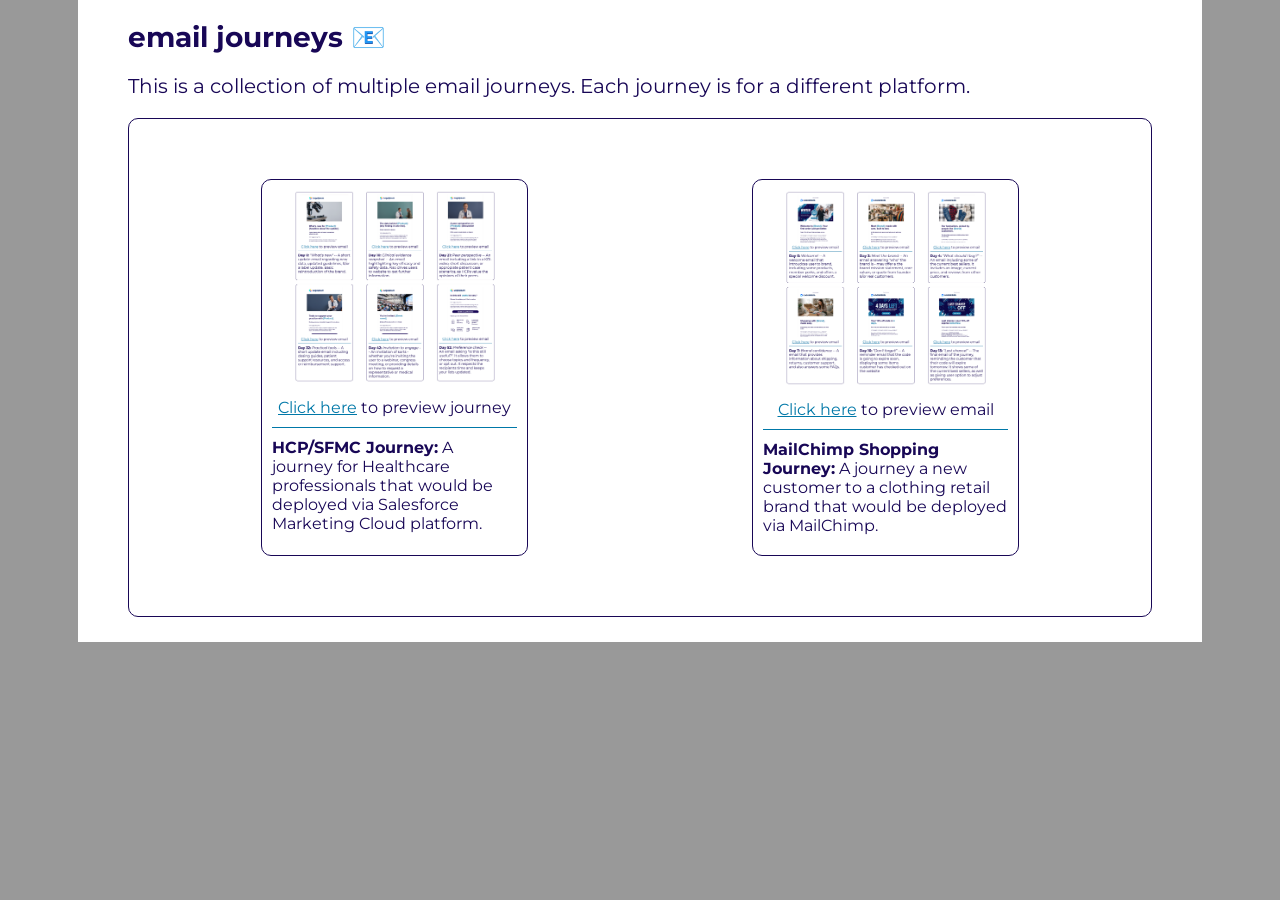
<file: index.html>
<!DOCTYPE html>
<html lang="en">
<head>
    <meta charset="UTF-8">
    <meta name="viewport" content="width=device-width, initial-scale=1.0">
    <title>email journey</title>
    <link rel="stylesheet" href="./assets/style.css" />
    <!-- google font: -->
    <link rel="preconnect" href="https://fonts.googleapis.com">
    <link rel="preconnect" href="https://fonts.gstatic.com" crossorigin>
    <link href="https://fonts.googleapis.com/css2?family=Montserrat:ital,wght@0,100..900;1,100..900&display=swap" rel="stylesheet">
    <!-- favicon -->
    <link rel="apple-touch-icon" sizes="180x180" href="./assets/favicon/apple-touch-icon.png">
    <link rel="icon" type="image/png" sizes="32x32" href="./assets/favicon/favicon-32x32.png">
    <link rel="icon" type="image/png" sizes="16x16" href="./assets/favicon/favicon-16x16.png">
    <link rel="manifest" href="./assets/favicon/site.webmanifest">
</head>
<body>
    <div class="content-wrapper">
        <h1>email <span class='no-break'>journeys 📧</span></h1>
        <h3>This is a collection of multiple email journeys. Each journey is for a different platform.</h3>
        <!-- <p class="pb-10"><em>Note: </em></p> -->
        <div class="email-list-wrapper">
            <div class="email-example">
                <div class="email-img-wrap">
                    <a href='./SFMC-journey/index.html'>
                        <img src="./assets/email-thumbs/j1-ss.png" alt="SFMC Journey thumbnail">
                    </a>
                    <p class="pt-10"><a href='./SFMC-journey/index.html' class="email-link">Click here</a> to preview journey</p>
                </div>
                <div class="email-info-wrap">
                    <p class="pb-10"><strong>HCP/SFMC Journey:</strong> A journey for Healthcare professionals that would be deployed via Salesforce Marketing Cloud platform.</p>
                </div>
            </div>
            <div class="email-example">
                <div class="email-img-wrap">
                    <a href='./MailChimp-journey/index.html'>
                        <img src="./assets/email-thumbs/j2-ss.png" alt="Email 2 thumbnail">
                    </a>
                    <p class="pt-10"><a href='./MailChimp-journey/index.html' class="email-link">Click here</a> to preview email</p>
                </div>
                <div class="email-info-wrap">
                    <p class="pb-10"><strong>MailChimp Shopping Journey:</strong> A journey a new customer to a clothing retail brand that would be deployed via MailChimp.</p>
                </div>
            </div>
            <!-- <div class="email-example">
                <div class="email-img-wrap">
                    <a href='./email-3/email-3.html'>
                        <img src="./assets/email-thumbs/email-3-ss.png" alt="Email 3 thumbnail">
                    </a>
                    <p class="pt-10"><a href='./email-3/email-3.html' class="email-link">Click here</a> to preview email</p>
                </div>
                <div class="email-info-wrap">
                    <p><strong>Day 21:</strong> <em>Peer perspective</em> -- An email including a link to a KOL video, short discussion, or appropiate patient case scenarios, as HCPs value the opinions of their peers.</p>
                </div>
            </div> -->
            <!-- <div class="email-example">
                <div class="email-img-wrap">
                    <a href='./email-4/email-4.html'>
                        <img src="./assets/email-thumbs/email-4-ss.png" alt="Email 4 thumbnail">
                    </a>
                    <p class="pt-10"><a href='./email-4/email-4.html' class="email-link">Click here</a> to preview email</p>
                </div>
                <div class="email-info-wrap">
                    <p><strong>Day 32:</strong> <em>Practical tools</em> -- A short update email including dosing guides, patient support resources, and access or reimbursement support.</p>
                </div>
            </div> -->
            <!-- <div class="email-example">
                <div class="email-img-wrap">
                    <a href='./email-4/email-4.html'>
                        <img src="./assets/email-thumbs/email-5-ss.png" alt="Email 5 thumbnail">
                    </a>
                    <p class="pt-10"><a href='./email-4/email-4.html' class="email-link">Click here</a> to preview email</p>
                </div>
                <div class="email-info-wrap">
                    <p><strong>Day 42:</strong> <em>Invitation to engage</em> -- An invitation of sorts - whether you're inviting the user to a webinar, congress meeting, or providing details on how to request a representative or medical information.</p>
                </div>
            </div> -->
            <!-- <div class="email-example">
                <div class="email-img-wrap">
                    <a href='./email-6/email-6.html'>
                        <img src="./assets/email-thumbs/email-6-ss.png" alt="Email 6 thumbnail">
                    </a>
                    <p class="pt-10"><a href='./email-6/email-6.html' class="email-link">Click here</a> to preview email</p>
                </div>
                <div class="email-info-wrap">
                    <p><strong>Day 52:</strong> <em>Preference check</em> -- An email asking "Is this still useful?". It allows them to choose topics and frequency, or opt out. It respects the recipients time and keeps your lists updated.</p>
                </div>
            </div> -->
            
        </div>
    </div>
</body>
</html>
</file>
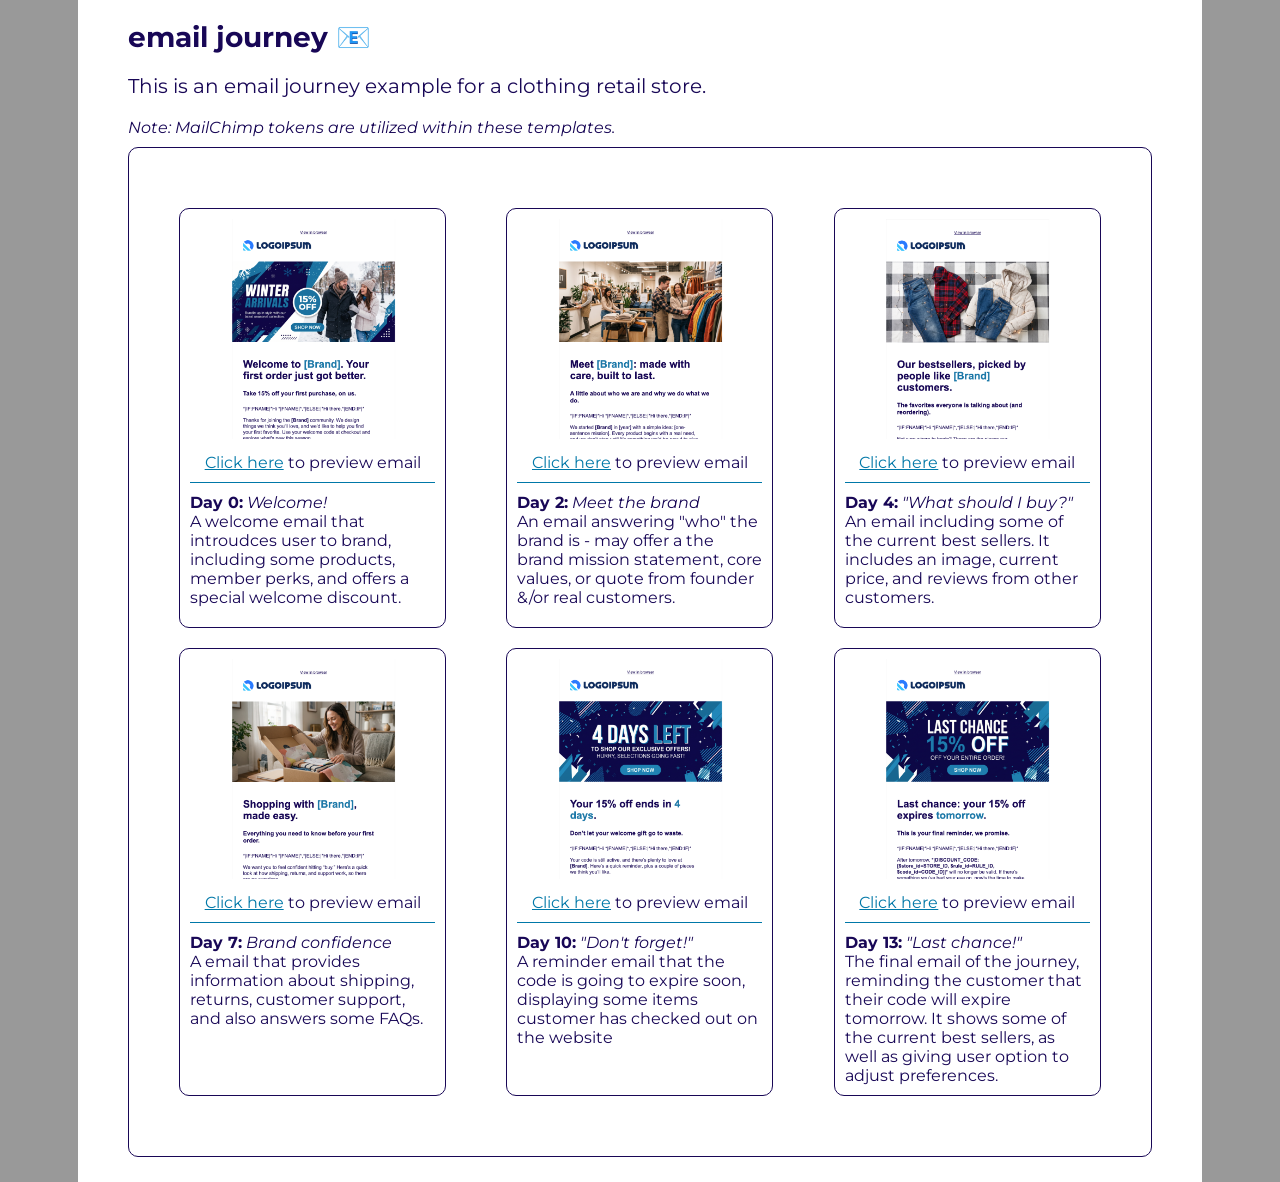
<file: MailChimp-journey/index.html>
<!DOCTYPE html>
<html lang="en">
<head>
    <meta charset="UTF-8">
    <meta name="viewport" content="width=device-width, initial-scale=1.0">
    <title>email journey</title>
    <link rel="stylesheet" href="../assets/style.css" />
    <!-- google font: -->
    <link rel="preconnect" href="https://fonts.googleapis.com">
    <link rel="preconnect" href="https://fonts.gstatic.com" crossorigin>
    <link href="https://fonts.googleapis.com/css2?family=Montserrat:ital,wght@0,100..900;1,100..900&display=swap" rel="stylesheet">
    <!-- favicon -->
    <link rel="apple-touch-icon" sizes="180x180" href="../assets/favicon/apple-touch-icon.png">
    <link rel="icon" type="image/png" sizes="32x32" href="../assets/favicon/favicon-32x32.png">
    <link rel="icon" type="image/png" sizes="16x16" href="../assets/favicon/favicon-16x16.png">
    <link rel="manifest" href="../assets/favicon/site.webmanifest">
</head>
<body>
    <div class="content-wrapper">
        <h1>email <span class='no-break'>journey 📧</span></h1>
        <h3>This is an email journey example for a clothing retail store.</h3>
        <p class="pb-10"><em>Note: MailChimp tokens are utilized within these templates.</em></p>
        <div class="email-list-wrapper">
            <div class="email-example">
                <div class="email-img-wrap">
                    <a href='./email-1/email-1.html'>
                        <img src="../assets/email-thumbs/j2-e1-ss.png" alt="Email 1 thumbnail">
                    </a>
                    <p class="pt-10"><a href='./email-1/email-1.html' class="email-link">Click here</a> to preview email</p>
                </div>
                <div class="email-info-wrap">
                    <p class="pb-10"><strong>Day 0:</strong> <em>Welcome!</em> <br> A welcome email that introudces user to brand, including some products, member perks, and offers a special welcome discount.</p>
                </div>
            </div>
            <div class="email-example">
                <div class="email-img-wrap">
                    <a href='./email-2/email-2.html'>
                        <img src="../assets/email-thumbs/j2-e2-ss.png" alt="Email 2 thumbnail">
                    </a>
                    <p class="pt-10"><a href='./email-2/email-2.html' class="email-link">Click here</a> to preview email</p>
                </div>
                <div class="email-info-wrap">
                    <p><strong>Day 2:</strong> <em>Meet the brand</em> <br> An email answering "who" the brand is - may offer a the brand mission statement, core values, or quote from founder &/or real customers.</p>
                </div>
            </div>
            <div class="email-example">
                <div class="email-img-wrap">
                    <a href='./email-3/email-3.html'>
                        <img src="../assets/email-thumbs/j2-e3-ss.png" alt="Email 3 thumbnail">
                    </a>
                    <p class="pt-10"><a href='./email-3/email-3.html' class="email-link">Click here</a> to preview email</p>
                </div>
                <div class="email-info-wrap">
                    <p><strong>Day 4:</strong> <em>"What should I buy?"</em> <br> An email including some of the current best sellers. It includes an image, current price, and reviews from other customers.</p>
                </div>
            </div>
            <div class="email-example">
                <div class="email-img-wrap">
                    <a href='./email-4/email-4.html'>
                        <img src="../assets/email-thumbs/j2-e4-ss.png" alt="Email 4 thumbnail">
                    </a>
                    <p class="pt-10"><a href='./email-4/email-4.html' class="email-link">Click here</a> to preview email</p>
                </div>
                <div class="email-info-wrap">
                    <p><strong>Day 7:</strong> <em>Brand confidence</em> <br> A email that provides information about shipping, returns, customer support, and also answers some FAQs.</p>
                </div>
            </div>
            <div class="email-example">
                <div class="email-img-wrap">
                    <a href='./email-4/email-4.html'>
                        <img src="../assets/email-thumbs/j2-e5-ss.png" alt="Email 5 thumbnail">
                    </a>
                    <p class="pt-10"><a href='./email-4/email-4.html' class="email-link">Click here</a> to preview email</p>
                </div>
                <div class="email-info-wrap">
                    <p><strong>Day 10:</strong> <em>"Don't forget!"</em> <br> A reminder email that the code is going to expire soon, displaying some items customer has checked out on the website</p>
                </div>
            </div>
            <div class="email-example">
                <div class="email-img-wrap">
                    <a href='./email-6/email-6.html'>
                        <img src="../assets/email-thumbs/j2-e6-ss.png" alt="Email 6 thumbnail">
                    </a>
                    <p class="pt-10"><a href='./email-6/email-6.html' class="email-link">Click here</a> to preview email</p>
                </div>
                <div class="email-info-wrap">
                    <p><strong>Day 13:</strong> <em>"Last chance!"</em> <br> The final email of the journey, reminding the customer that their code will expire tomorrow. It shows some of the current best sellers, as well as giving user option to adjust preferences.</p>
                </div>
            </div>
            
        </div>
    </div>
</body>
</html>
</file>
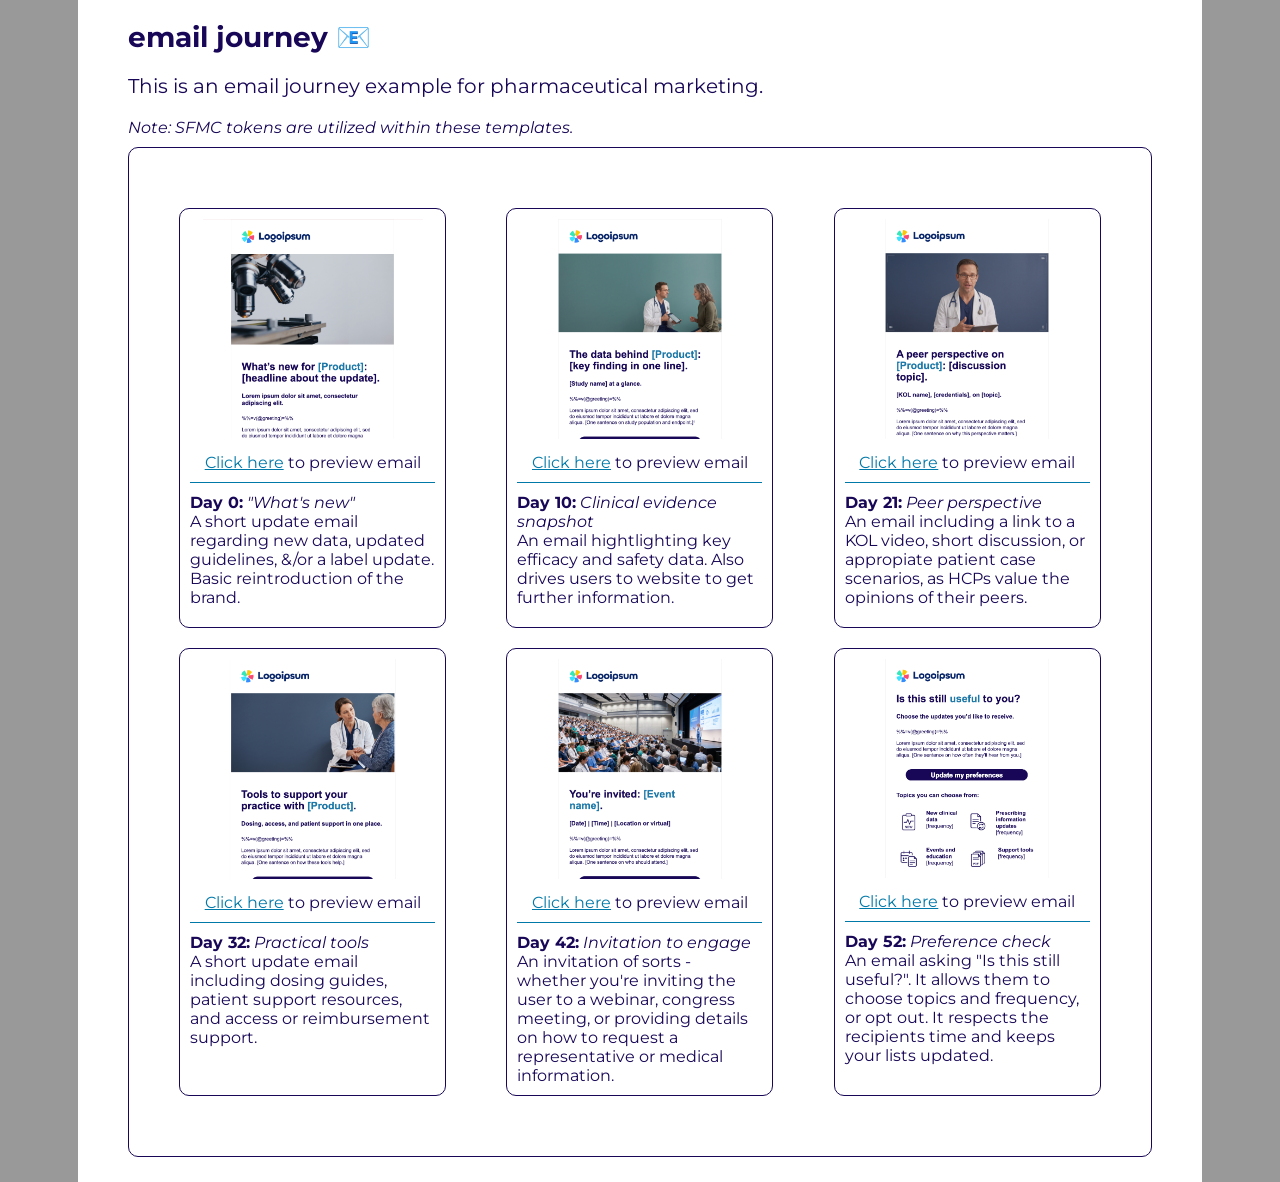
<file: SFMC-journey/index.html>
<!DOCTYPE html>
<html lang="en">
<head>
    <meta charset="UTF-8">
    <meta name="viewport" content="width=device-width, initial-scale=1.0">
    <title>email journey</title>
    <link rel="stylesheet" href="../assets/style.css" />
    <!-- google font: -->
    <link rel="preconnect" href="https://fonts.googleapis.com">
    <link rel="preconnect" href="https://fonts.gstatic.com" crossorigin>
    <link href="https://fonts.googleapis.com/css2?family=Montserrat:ital,wght@0,100..900;1,100..900&display=swap" rel="stylesheet">
    <!-- favicon -->
    <link rel="apple-touch-icon" sizes="180x180" href="../assets/favicon/apple-touch-icon.png">
    <link rel="icon" type="image/png" sizes="32x32" href="../assets/favicon/favicon-32x32.png">
    <link rel="icon" type="image/png" sizes="16x16" href="../assets/favicon/favicon-16x16.png">
    <link rel="manifest" href="../assets/favicon/site.webmanifest">
</head>
<body>
    <div class="content-wrapper">
        <h1>email <span class='no-break'>journey 📧</span></h1>
        <h3>This is an email journey example for pharmaceutical marketing.</h3>
        <p class="pb-10"><em>Note: SFMC tokens are utilized within these templates.</em></p>
        <div class="email-list-wrapper">
            <div class="email-example">
                <div class="email-img-wrap">
                    <a href='./email-1/email-1.html'>
                        <img src="../assets/email-thumbs/j1-e1-ss.png" alt="Email 1 thumbnail">
                    </a>
                    <p class="pt-10"><a href='./email-1/email-1.html' class="email-link">Click here</a> to preview email</p>
                </div>
                <div class="email-info-wrap">
                    <p class="pb-10"><strong>Day 0:</strong> <em>"What's new"</em> <br> A short update email regarding new data, updated guidelines, &/or a label update. Basic reintroduction of the brand.</p>
                </div>
            </div>
            <div class="email-example">
                <div class="email-img-wrap">
                    <a href='./email-2/email-2.html'>
                        <img src="../assets/email-thumbs/j1-e2-ss.png" alt="Email 2 thumbnail">
                    </a>
                    <p class="pt-10"><a href='./email-2/email-2.html' class="email-link">Click here</a> to preview email</p>
                </div>
                <div class="email-info-wrap">
                    <p><strong>Day 10:</strong> <em>Clinical evidence snapshot</em> <br> An email hightlighting key efficacy and safety data. Also drives users to website to get further information.</p>
                </div>
            </div>
            <div class="email-example">
                <div class="email-img-wrap">
                    <a href='./email-3/email-3.html'>
                        <img src="../assets/email-thumbs/j1-e3-ss.png" alt="Email 3 thumbnail">
                    </a>
                    <p class="pt-10"><a href='./email-3/email-3.html' class="email-link">Click here</a> to preview email</p>
                </div>
                <div class="email-info-wrap">
                    <p><strong>Day 21:</strong> <em>Peer perspective</em> <br> An email including a link to a KOL video, short discussion, or appropiate patient case scenarios, as HCPs value the opinions of their peers.</p>
                </div>
            </div>
            <div class="email-example">
                <div class="email-img-wrap">
                    <a href='./email-4/email-4.html'>
                        <img src="../assets/email-thumbs/j1-e4-ss.png" alt="Email 4 thumbnail">
                    </a>
                    <p class="pt-10"><a href='./email-4/email-4.html' class="email-link">Click here</a> to preview email</p>
                </div>
                <div class="email-info-wrap">
                    <p><strong>Day 32:</strong> <em>Practical tools</em> <br> A short update email including dosing guides, patient support resources, and access or reimbursement support.</p>
                </div>
            </div>
            <div class="email-example">
                <div class="email-img-wrap">
                    <a href='./email-4/email-4.html'>
                        <img src="../assets/email-thumbs/j1-e5-ss.png" alt="Email 5 thumbnail">
                    </a>
                    <p class="pt-10"><a href='./email-4/email-4.html' class="email-link">Click here</a> to preview email</p>
                </div>
                <div class="email-info-wrap">
                    <p><strong>Day 42:</strong> <em>Invitation to engage</em> <br> An invitation of sorts - whether you're inviting the user to a webinar, congress meeting, or providing details on how to request a representative or medical information.</p>
                </div>
            </div>
            <div class="email-example">
                <div class="email-img-wrap">
                    <a href='./email-6/email-6.html'>
                        <img src="../assets/email-thumbs/j1-e6-ss.png" alt="Email 6 thumbnail">
                    </a>
                    <p class="pt-10"><a href='./email-6/email-6.html' class="email-link">Click here</a> to preview email</p>
                </div>
                <div class="email-info-wrap">
                    <p><strong>Day 52:</strong> <em>Preference check</em> <br> An email asking "Is this still useful?". It allows them to choose topics and frequency, or opt out. It respects the recipients time and keeps your lists updated.</p>
                </div>
            </div>
            
        </div>
    </div>
</body>
</html>
</file>
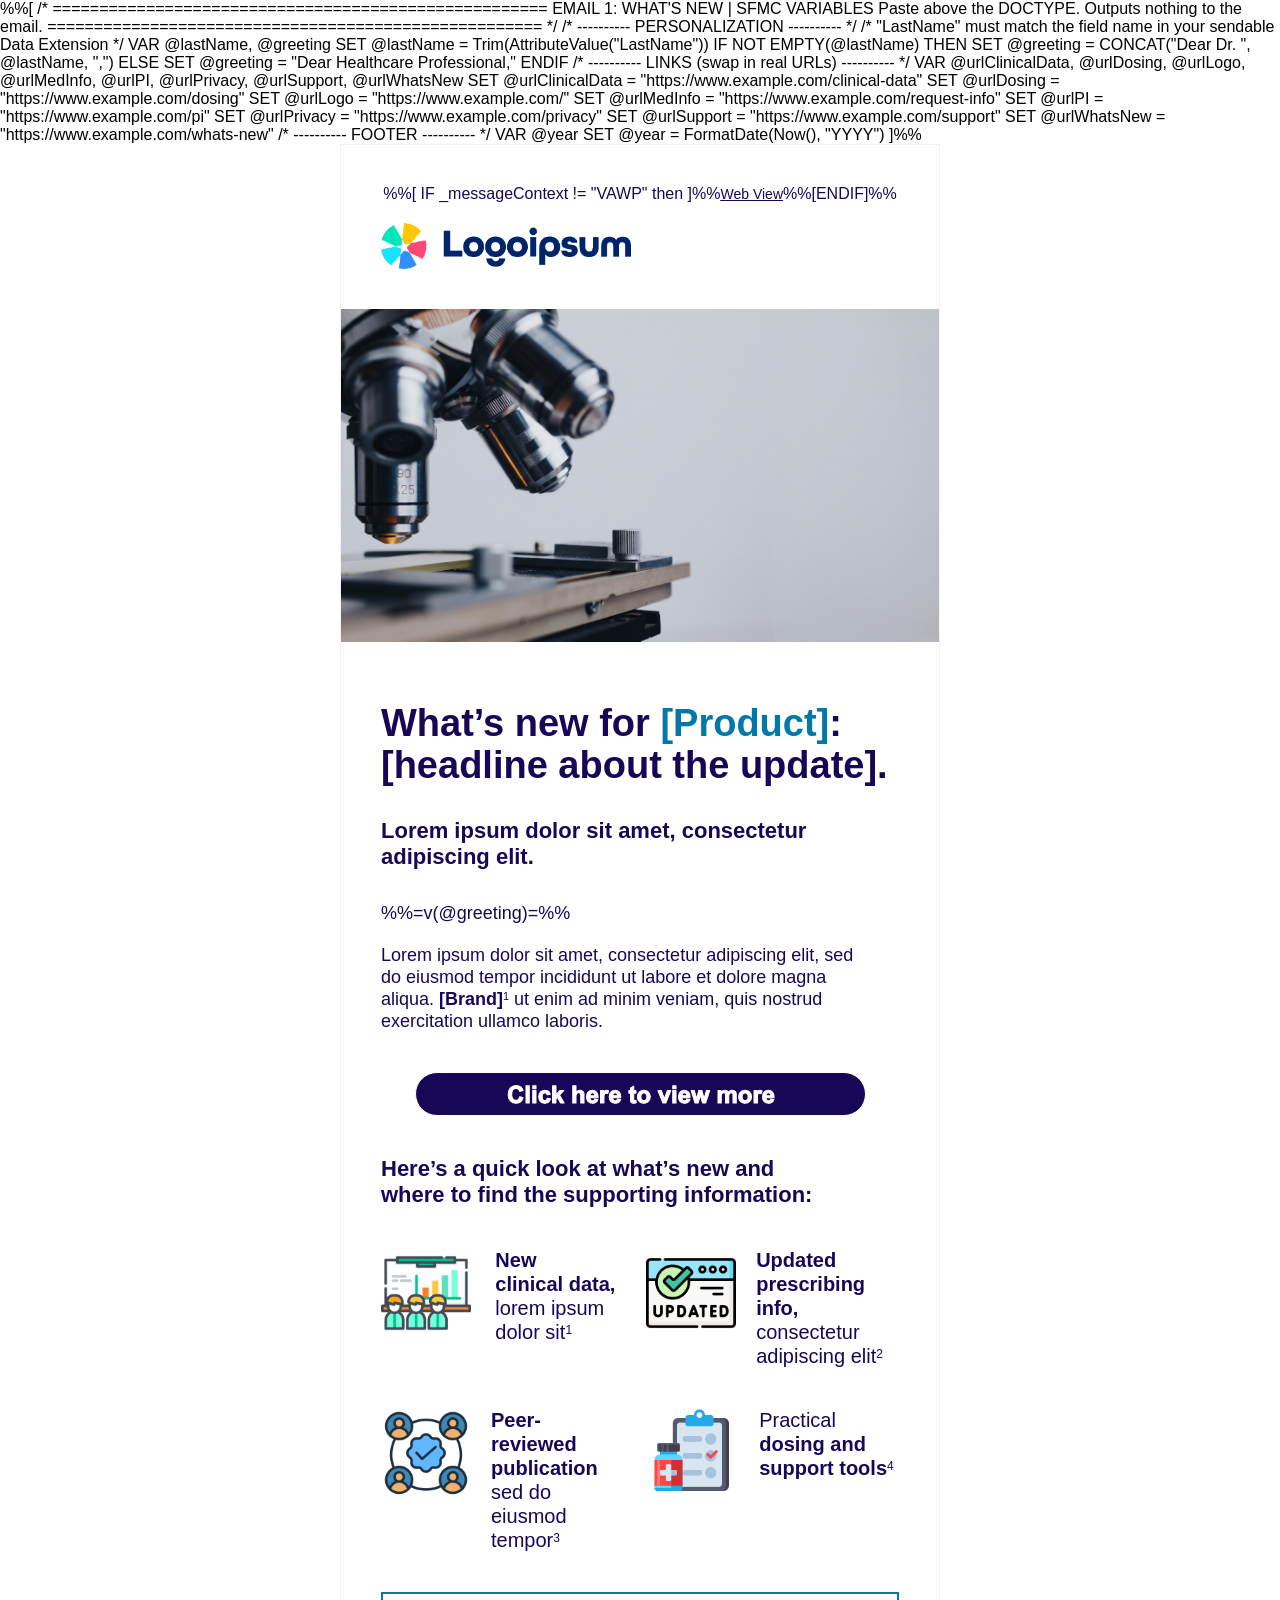
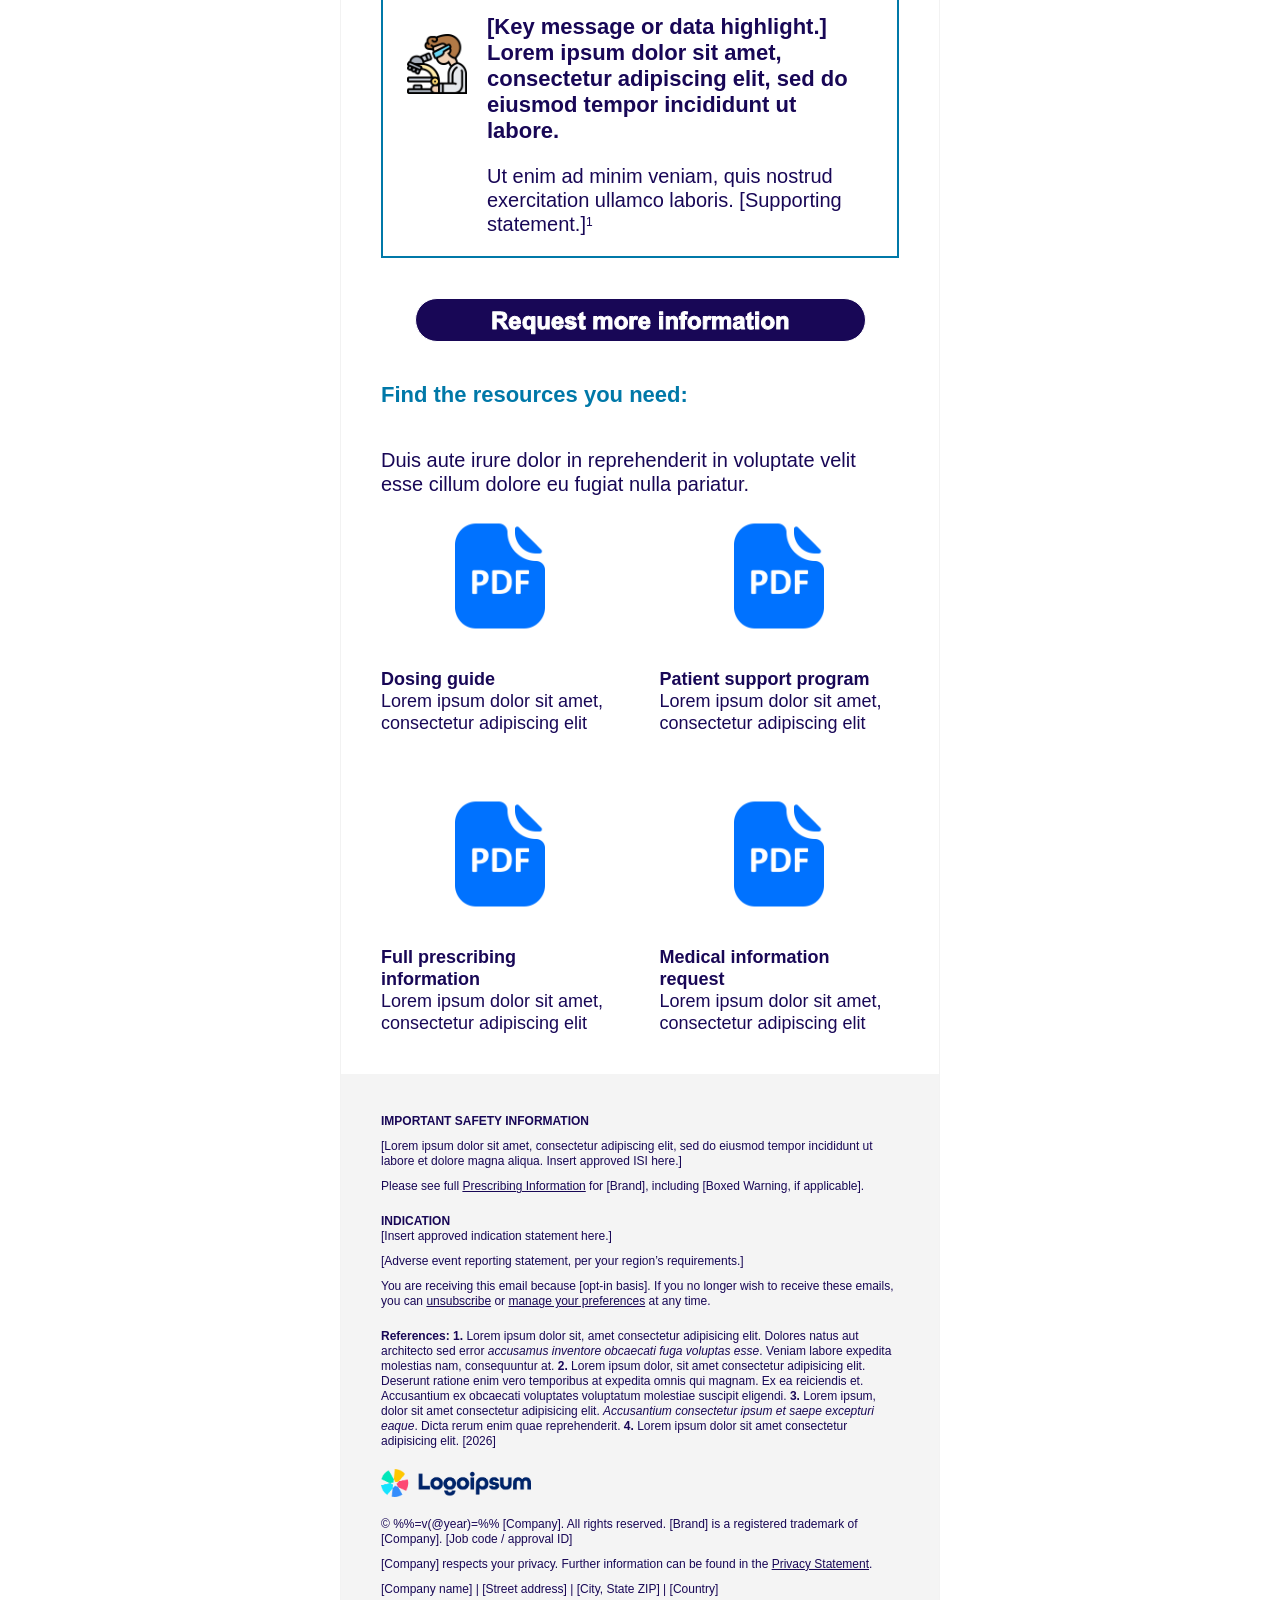
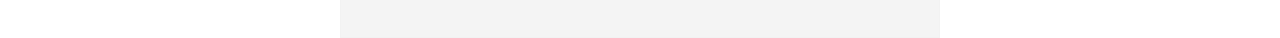
<file: email-1/email-1.html>
%%[
/* =====================================================
   EMAIL 1: WHAT'S NEW  |  SFMC VARIABLES
   Paste above the DOCTYPE. Outputs nothing to the email.
   ===================================================== */

/* ---------- PERSONALIZATION ---------- */
/* "LastName" must match the field name in your sendable Data Extension */
VAR @lastName, @greeting
SET @lastName = Trim(AttributeValue("LastName"))

IF NOT EMPTY(@lastName) THEN
  SET @greeting = CONCAT("Dear Dr. ", @lastName, ",")
ELSE
  SET @greeting = "Dear Healthcare Professional,"
ENDIF

/* ---------- LINKS (swap in real URLs) ---------- */
VAR @urlClinicalData, @urlDosing, @urlLogo, @urlMedInfo, @urlPI, @urlPrivacy, @urlSupport, @urlWhatsNew
SET @urlClinicalData = "https://www.example.com/clinical-data"
SET @urlDosing       = "https://www.example.com/dosing"
SET @urlLogo         = "https://www.example.com/"
SET @urlMedInfo      = "https://www.example.com/request-info"
SET @urlPI           = "https://www.example.com/pi"
SET @urlPrivacy      = "https://www.example.com/privacy"
SET @urlSupport      = "https://www.example.com/support"
SET @urlWhatsNew     = "https://www.example.com/whats-new"

/* ---------- FOOTER ---------- */
VAR @year
SET @year = FormatDate(Now(), "YYYY")
]%%

<!DOCTYPE html PUBLIC "-//W3C//DTD XHTML 1.0 Transitional//EN" "http://www.w3.org/TR/xhtml1/DTD/xhtml1-transitional.dtd">
<html xmlns="http://www.w3.org/1999/xhtml" xmlns:v="urn:schemas-microsoft-com:vml" xmlns:o="urn:schemas-microsoft-com:office:office" xml:lang="en" lang="en">
  <head>
    <meta http-equiv="Content-Type" content="text/html; charset=utf-8" />
    <meta name="viewport" content="width=device-width, initial-scale=1, maximum-scale=5"/>
    <meta name="format-detection" content="telephone=no, date=no, address=no, email=no" />
    <!--<meta name='x-apple-disable-message-reformatting'>-->
    <title>[Brand]: What's New</title>
    <!--[if gte mso 9]>
      <style type="text/css">
        label a {
          text-decoration: none;
        }
      </style>
    <![endif]-->
    <style type="text/css">
      li {
        text-align: -webkit-match-parent;
        display: list-item;
      }
      a[href^="x-apple-data-detectors:"] {
        color: inherit;
        text-decoration: inherit;
      }
      body {
        width: 100% !important;
        -webkit-text-size-adjust: 100%;
        -ms-text-size-adjust: 100%;
        margin: 0 !important;
        padding: 0 !important;
        font-family: Arial, sans-serif;
      }
      .ExternalClass p,
      .ExternalClass span,
      .ExternalClass font,
      .ExternalClass td {
        line-height: 100%;
      }
      table {
        border-collapse: collapse;
        mso-table-lspace: 0pt;
        mso-table-rspace: 0pt;
        padding: 0;
      }
      table td {
        border-collapse: collapse;
      }
      #MessageViewBody,
      #MessageWebViewDiv {
        width: 100% !important;
      }
      #MessageViewBody a {
        color: inherit;
        text-decoration: none;
        font-size: inherit;
        font-family: inherit;
        font-weight: inherit;
        line-height: inherit;
      }
    </style>
    <style type="text/css">
      .gmailfix {
        display: none;
        display: none !important;
      }
      .mobile-only{
        display: none;
      }
    </style>
    <style>
      @media only screen and (max-width: 600px) {
        u + .gmail {
          min-width: 330px !important;
        }
        .email-container{
            width: 360px !important;
            margin: auto !important;
        }
        .desktop-only{
            display: none !important;
        }
        .mobile-only{
            display:block;
        }
        .mobile-padding{
          padding: 0px 30px !important;
        }
        .mobile-side-padding{
            padding-left: 30px !important;
            padding-right: 30px !important;
        }
        .mobile-top-small-padding{
            padding-top: 12px !important;
        }
        .no-margin-padding{
          margin-right: 0 !important;
        }
        .mobile-btm-padding{
          padding-bottom: 40px !important;
        }
        .stack-on-mobile{
            display:inline-block;
            margin: 0 auto !important;
            width: 100% !important; 
            box-sizing: border-box;
        }
        .mobile-full-img{
            width: 100% !important;
        }
        .no-margin-right{
          margin-right: 0 !important;
        }
      }
    </style>
    <!--[if (mso)|(mso 16)]>
      <xml>
        <o:OfficeDocumentSettings>
          <o:AllowPNG /> <o:PixelsPerInch>96</o:PixelsPerInch>
        </o:OfficeDocumentSettings>
      </xml>
    <![endif]-->
  </head>
  <body class="gmail">
    <!-- PRE-HEADER -->
    <div style="display: none; mso-hide: all; width: 0px; height: 0px; max-width: 0px; max-height: 0px; font-size: 0px; line-height: 0px;">
        Lorem ipsum: new data and resources for [Product]. &nbsp;&zwnj;&nbsp;&zwnj;&nbsp;&zwnj;&nbsp;&zwnj;&nbsp;&zwnj;&nbsp;&zwnj;&nbsp;&zwnj;&nbsp;&zwnj;&nbsp;&zwnj;&nbsp;&zwnj;&nbsp;&zwnj;&nbsp;&zwnj;&nbsp;&zwnj;&nbsp;&zwnj;&nbsp;&zwnj;&nbsp;&zwnj;&nbsp;&zwnj;&nbsp;&zwnj;&nbsp;&zwnj;&nbsp;&zwnj;&nbsp;&zwnj;&nbsp;&zwnj;&nbsp;&zwnj;&nbsp;&zwnj;&nbsp;&zwnj;&nbsp;&zwnj;&nbsp;&zwnj;&nbsp;&zwnj;&nbsp;&zwnj;&nbsp;&zwnj;&nbsp;&zwnj;&nbsp;&zwnj;&nbsp;&zwnj;&nbsp;&zwnj;&nbsp;&zwnj;&nbsp;&zwnj;&nbsp;&zwnj;&nbsp;&zwnj;&nbsp;&zwnj;&nbsp;&zwnj;&nbsp;&zwnj;&nbsp;&zwnj;&nbsp;&zwnj;&nbsp;&zwnj;&nbsp;&zwnj;&nbsp;&zwnj;&nbsp;&zwnj;&nbsp;&zwnj;&nbsp;&zwnj;&nbsp;&zwnj;&nbsp;&zwnj;&nbsp;&zwnj;&nbsp;&zwnj;&nbsp;&zwnj;&nbsp;&zwnj;&nbsp;&zwnj;&nbsp;&zwnj;&nbsp;&zwnj;&nbsp;&zwnj;&nbsp;&zwnj;&nbsp;&zwnj;&nbsp;&zwnj;&nbsp;&zwnj;&nbsp;&zwnj;&nbsp;&zwnj;&nbsp;&zwnj;&nbsp;&zwnj;&nbsp;&zwnj;&nbsp;&zwnj;&nbsp;&zwnj;&nbsp;&zwnj;&nbsp;&zwnj;&nbsp;&zwnj;&nbsp;&zwnj;&nbsp;&zwnj;&nbsp;&zwnj;&nbsp;&zwnj;&nbsp;&zwnj;&nbsp;&zwnj;&nbsp;&zwnj;&nbsp;&zwnj;&nbsp;&zwnj;&nbsp;&zwnj;&nbsp;&zwnj;&nbsp;&zwnj;&nbsp;&zwnj;&nbsp;&zwnj;&nbsp;&zwnj;&nbsp;&zwnj;&nbsp;&zwnj;&nbsp;&zwnj;&nbsp;&zwnj;&nbsp;&zwnj;&nbsp;&zwnj;&nbsp;&zwnj;&nbsp;&zwnj;&nbsp;&zwnj;&nbsp;&zwnj;&nbsp;&zwnj;&nbsp;&zwnj;&nbsp;&zwnj;&nbsp;&zwnj;&nbsp;&zwnj;&nbsp;&zwnj;&nbsp;&zwnj;&nbsp;&zwnj;&nbsp;&zwnj;&nbsp;&zwnj;
    </div>
    <table role="presentation" width="600" border="0" align="center" cellpadding="0" cellspacing="0" style="background-color: #FFFFFF;border: 1px solid #f2f2f2" class="email-container">
      <!-- WEB VIEW + LOGO -->
      <tr>
        <td style="padding: 40px 40px 40px; color: #180756 !important;" class="mobile-side-padding">
          <p style="margin: 0px 0 20px; text-align: center;">%%[ IF _messageContext != "VAWP" then ]%%<span style="color: #180756;"><span style="font-size: 14px; line-height: 18px;"><a style="color: #180756;" href="%%view_email_url%%" alias="VAWP" target="_blank"><span style="color: #180756;"><u>Web View</u></span></a></span></span>%%[ENDIF]%%</p>
          <a href="%%=RedirectTo(@urlLogo)=%%" alias="top-logo" style="text-decoration:none;" target="_blank">
            <img src="./images/logoipsum-410.png" alt="[Brand] logo" style="width:250px; display:block;" width="250" border="0"/>
          </a>
        </td>
      </tr>
      <!-- /WEB VIEW + LOGO -->
      <!-- HERO -->
      <tr>
        <td align="center" style="padding: 0px 0 0;">
          <a href="%%=RedirectTo(@urlWhatsNew)=%%" alias='header-link' style="text-decoration:none;" target="_blank">
            <img src="./images/header.jpg" width="600" alt='Hero image: [describe image]' style="width: 100%; height: auto; max-width: 600px; display: block" border="0"/>
          </a>
        </td>
      </tr>
      <!-- /HERO -->
      <!-- INTRO TEXT -->
      <tr>
        <td align="center">
          <table role="presentation" width="100%" border="0" cellspacing="0" cellpadding="0">
            <tr>
              <td style="padding: 20px 40px 0px; color: #180756 !important;" class="mobile-side-padding">
                <p style="font-size: 38px; line-height: 42px; color: #180756; font-family: Arial, Helvetica, sans-serif; font-weight:600; margin: 40px 10px 32px 0; " class="no-margin-right">
                  What’s new for <span style='color: #0078a8'>[Product]</span>: [headline about the update].
                </p>
                <p style="font-size: 22px; line-height: 26px; color: #180756; font-family: Arial, Helvetica, sans-serif; margin: 32px 0 32px; font-weight: 700;">
                  Lorem ipsum dolor sit amet, consectetur adipiscing elit. 
                </p>
                <p style="font-size: 18px; line-height: 22px; color: #180756; font-family: Arial, Helvetica, sans-serif; margin: 0 0 20px;">
                    %%=v(@greeting)=%%
                </p>
                <p style="font-size: 18px; line-height: 22px; color: #180756; font-family: Arial, Helvetica, sans-serif; margin: 0 40px 40px 0;" class="no-margin-padding">
                  Lorem ipsum dolor sit amet, consectetur adipiscing elit, sed do eiusmod tempor incididunt ut labore et dolore magna aliqua. <span style="font-weight: 700;">[Brand]</span><sup style="line-height: 1 !important; font-size: 60% !important; vertical-align: 45% !important; mso-text-raise: 45% !important; mso-line-height-rule:exactly !important;">1</sup> ut enim ad minim veniam, quis nostrud exercitation ullamco laboris.
                </p>
              </td>
            </tr>
            <tr>
              <td style="text-align:center; padding: 0 40px;" class="mobile-side-padding">
                <a href="%%=RedirectTo(@urlWhatsNew)=%%" style="text-decoration:none;" target="_blank" alias="view-more-data-btn">
                  <img src="./images/btn-viewMore.png" alt="Button: Click here to view more" width="451" style="padding: 0px 0 0; width:451px; display:inline-block;" class="mobile-full-img" border="0" />
                </a>
              </td>
            </tr>
            <tr>
              <td style="padding: 0 40px;" class="mobile-side-padding">    
                <p style="font-size: 22px; line-height: 26px; color: #180756; font-family: Arial, Helvetica, sans-serif; margin: 40px 0 0px; font-weight: 700;">
                    Here’s a quick look at what’s new and <br class='desktop-only'/>where to find the supporting information:
                </p>
              </td>
            </tr>
          </table>
        </td>
      </tr>    
      <!-- /INTRO TEXT -->
      <!-- TWO COLUMN ICON/TEXT SECTION -->
      <tr>
        <td align="center">
          <table role="presentation" width="100%" border="0" cellspacing="0" cellpadding="0">
            <tr>
              <td style="padding: 20px 12px 0px 40px; color: #180756 !important;" class="stack-on-mobile mobile-padding" valign="top">
                <table role="presentation" width="100%" border="0" cellspacing="0" cellpadding="0">
                  <tr>
                    <td style="padding: 20px 0px 20px 0px;" valign="top" >
                      <a href="%%=RedirectTo(@urlClinicalData)=%%" alias='clinical-data' style="text-decoration:none;" target="_blank">
                        <img src="./images/icon-1.png" alt="Icon: Clinical Data" style="display:block" width="90" border="0" />
                      </a>
                    </td>
                    <td style="padding: 20px 0px 20px 20px;" valign="top" >
                      <p style="font-size: 20px; line-height: 24px; color: #180756; font-family: Arial, Helvetica, sans-serif; margin: 0 0 0px; ">
                        <span style="font-weight:700;">New <br class='desktop-only'/>clinical data,</span><br class='desktop-only'/> lorem ipsum <br class='desktop-only'/>dolor sit<sup style="line-height: 1 !important; font-size: 60% !important; vertical-align: 45% !important; mso-text-raise: 45% !important; mso-line-height-rule:exactly !important;">1</sup>
                      </p>
                    </td>
                  </tr>
                </table>
              </td>
              <td style="padding: 20px 40px 0px 12px; color: #180756 !important; " class="stack-on-mobile mobile-padding" valign="top">
                <table role="presentation" width="100%" border="0" cellspacing="0" cellpadding="0">
                  <tr>
                    <td style="padding: 20px 0px 20px 0px;"  valign="top">
                      <a href="%%=RedirectTo(@urlPI)=%%" alias="pi-icon-section" style="text-decoration:none;" target="_blank">
                        <img src="./images/icon-2.png" alt="Icon: Prescribing information" style="display:block" width="90" border="0"/>
                      </a>
                    </td>
                    <td style="padding: 20px 0px 20px 20px;" valign="top" >
                      <p style="font-size: 20px; line-height: 24px; color: #180756; font-family: Arial, Helvetica, sans-serif; margin: 0 0 0px; ">
                        <span style="font-weight:700;">Updated <br class='desktop-only'/>prescribing info,</span><br class='desktop-only'/> consectetur <br class='desktop-only'/>adipiscing elit<sup style="line-height: 1 !important; font-size: 60% !important; vertical-align: 45% !important; mso-text-raise: 45% !important; mso-line-height-rule:exactly !important;">2</sup>
                      </p>
                    </td>
                  </tr>
                </table>
              </td>
            </tr>
            <tr>
              <td style="padding: 0px 12px 20px 40px; color: #180756 !important;" class="stack-on-mobile mobile-padding" valign="top">
                <table role="presentation" width="100%" border="0" cellspacing="0" cellpadding="0">
                  <tr>
                    <td style="padding: 20px 0px 20px 0px;" valign="top" >
                      <a href="%%=RedirectTo(@urlWhatsNew)=%%" alias='peer-rev-icon' style="text-decoration:none;" target="_blank">
                        <img src="./images/icon-3.png" alt="Icon: Peer reviewed" style="display:block" width="90" border="0"/>
                      </a>
                    </td>
                    <td style="padding: 20px 0px 20px 20px;" valign="top" >
                      <p style="font-size: 20px; line-height: 24px; color: #180756; font-family: Arial, Helvetica, sans-serif; margin: 0 0 0px; ">
                        <span style="font-weight:700;">Peer-reviewed <br class='desktop-only'/>publication</span><br class='desktop-only'/> sed do eiusmod <br class='desktop-only'/>tempor<sup style="line-height: 1 !important; font-size: 60% !important; vertical-align: 45% !important; mso-text-raise: 45% !important; mso-line-height-rule:exactly !important;">3</sup>
                      </p>
                    </td>
                  </tr>
                </table>
              </td>
              <td style="padding: 0px 40px 20px 12px; color: #180756 !important;" class="stack-on-mobile mobile-padding" valign="top">
                <table role="presentation" width="100%" border="0" cellspacing="0" cellpadding="0">
                  <tr>
                    <td style="padding: 20px 0px 20px 0px;" valign="top">
                      <a href="%%=RedirectTo(@urlDosing)=%%" alias='tools-icon' style="text-decoration:none;" target="_blank">
                        <img src="./images/icon-4.png" alt="Icon: Tools" style="display:block" width="90" border="0"/>
                      </a>
                    </td>
                    <td style="padding: 20px 0px 20px 20px;" valign="top" >
                      <p style="font-size: 20px; line-height: 24px; color: #180756; font-family: Arial, Helvetica, sans-serif; margin: 0 0 0px; ">
                        Practical <br class='desktop-only'/><span style="font-weight:700;">dosing and <br class='desktop-only'/>support tools</span><sup style="line-height: 1 !important; font-size: 60% !important; vertical-align: 45% !important; mso-text-raise: 45% !important; mso-line-height-rule:exactly !important;">4</sup>
                      </p>
                    </td>
                  </tr>
                </table>
              </td>
            </tr>
          </table>
        </td>
      </tr>
      <!-- /TWO COLUMN ICON/TEXT SECTION -->
      <!-- CALLOUT SECTION -->
      <tr>
        <td align="center" style="padding: 0px 40px 40px; " class="mobile-side-padding mobile-top-small-padding">
          <table role="presentation" width="100%" border="0" cellspacing="0" cellpadding="0">
            <tr>
              <td style="padding: 20px 24px 20px 24px;border: 2px solid #0078a8;">
                <table role="presentation" width="100%" border="0" cellspacing="0" cellpadding="0">
                  <tr>
                    <td style="padding: 20px 20px 0 0px;" class="stack-on-mobile " valign="top">
                      <a href="%%=RedirectTo(@urlWhatsNew)=%%" alias='callout-icon' style="text-decoration:none;" target="_blank">
                        <img src="./images/observation.png" alt="Icon: Research" style="display:block" width="60" border="0"/>
                      </a>
                    </td>
                    <td style="padding: 0px 0px 0px 0;" class="stack-on-mobile mobile-top-small-padding" valign="top">
                      <p style="font-size: 22px; line-height: 26px; color: #180756; font-family: Arial, Helvetica, sans-serif; margin: 0px 0 20px; font-weight: 700;">
                        [Key message or data highlight.] Lorem ipsum dolor sit amet, consectetur adipiscing elit, sed do eiusmod tempor incididunt ut labore.
                      </p>
                      <p style="font-size: 20px; line-height: 24px; color: #180756; font-family: Arial, Helvetica, sans-serif; margin: 0px 0 0px; font-weight: 400;">
                        Ut enim ad minim veniam, quis nostrud <br class='desktop-only'/>exercitation ullamco laboris. [Supporting statement.]<sup style="line-height: 1 !important; font-size: 60% !important; vertical-align: 45% !important; mso-text-raise: 45% !important; mso-line-height-rule:exactly !important;">1</sup>
                      </p>
                    </td>
                  </tr>
                </table>
              </td>
            </tr>
          </table>
        </td>
      </tr>
      <!-- /CALLOUT SECTION -->
      <!-- SECOND BTN + COPY -->
      <tr>
        <td align="center">
          <table role="presentation" width="100%" border="0" cellspacing="0" cellpadding="0">
            <tr>
              <td style="text-align:center; padding: 0 40px;" class="mobile-side-padding">
                <a href="%%=RedirectTo(@urlMedInfo)=%%" alias="request-more-info-btn" style="text-decoration:none;" target="_blank">
                  <img src="./images/btn-request.png" alt="Button: Request more information" width="451" style="padding: 0px 0 0; width:451px; display:inline-block;" class="mobile-full-img" border="0" />
                </a>
              </td>
            </tr>
            <tr>
              <td style="padding: 0 40px;" class="mobile-side-padding">    
                <p style="font-size: 22px; line-height: 26px; color: #0078a8; font-family: Arial, Helvetica, sans-serif; margin: 40px 0 40px; font-weight: 700;">
                  Find the resources you need:
                </p>
                <p style="font-size: 20px; line-height: 24px; color: #180756; font-family: Arial, Helvetica, sans-serif; margin: 0 0 0px; ">
                  Duis aute irure dolor in reprehenderit in voluptate velit esse cillum dolore eu fugiat nulla pariatur.
                </p>
              </td>
            </tr>
          </table>
        </td>
      </tr> 
      <!-- /SECOND BTN + COPY -->
      <!-- RESOURCES SECTION -->
      <tr>
        <td align="center">
          <table role="presentation" width="100%" border="0" cellspacing="0" cellpadding="0">
            <tr>
              <td style="padding: 20px 20px 20px 40px; color: #180756 !important;" class="stack-on-mobile mobile-padding mobile-top-small-padding">
                <table role="presentation" width="100%" border="0" cellspacing="0" cellpadding="0">
                  <tr>
                    <td style="padding: 0px 0px 0px 0px; text-align:center;" valign="bottom">
                      <a href="%%=RedirectTo(@urlDosing)=%%" alias="dosing-guide-pdf" style="text-decoration:none;" target="_blank">
                        <img src="./images/download-pdf.png" alt="PDF icon -- Dosing guide" style="display:inline-block" width="120" border="0"/>
                      </a>
                    </td>
                  </tr>
                  <tr>
                    <td style="padding: 32px 0px 0px 0px;" valign="top" class="mobile-top-small-padding">
                      <p style="font-size: 18px; line-height: 22px; color: #180756; font-family: Arial, Helvetica, sans-serif; margin: 0 0 20px; ">
                        <span style="font-weight:700;">Dosing guide</span> <br/>
                        Lorem ipsum dolor sit amet,<br/>
                        consectetur adipiscing elit
                      </p>
                    </td>
                  </tr>
                </table>
              </td>
              <td style="padding: 20px 40px 20px 20px; color: #180756 !important;" class="stack-on-mobile mobile-padding">
                <table role="presentation" width="100%" border="0" cellspacing="0" cellpadding="0">
                  <tr>
                    <td style="padding: 0px 0px 0px 0px; text-align:center;" valign="bottom">
                      <a href="%%=RedirectTo(@urlSupport)=%%" alias="patient-support-pdf" style="text-decoration:none;" target="_blank">
                        <img src="./images/download-pdf.png" alt="PDF icon -- Patient support program" style="display:inline-block" width="120" border="0"/>
                      </a>
                    </td>
                  </tr>
                  <tr>
                    <td style="padding: 32px 0px 0px 0px;" valign="top" class="mobile-top-small-padding">
                      <p style="font-size: 18px; line-height: 22px; color: #180756; font-family: Arial, Helvetica, sans-serif; margin: 0 0 20px; ">
                        <span style="font-weight:700;">Patient support program</span> <br/>
                        Lorem ipsum dolor sit amet,<br/>
                        consectetur adipiscing elit
                      </p>
                    </td>
                  </tr>
                </table>
              </td>
            </tr>
            <tr>
              <td style="padding: 20px 20px 20px 40px; color: #180756 !important;" class="stack-on-mobile mobile-padding">
                <table role="presentation" width="100%" border="0" cellspacing="0" cellpadding="0">
                  <tr>
                    <td style="padding: 0px 0px 0px 0px; text-align:center;" valign="bottom">
                      <a href="%%=RedirectTo(@urlPI)=%%" alias="pi-pdf" style="text-decoration:none;" target="_blank">
                        <img src="./images/download-pdf.png" alt="PDF icon -- Full prescribing information"  style="display:inline-block" width="120" border="0"/>
                      </a>
                    </td>
                  </tr>
                  <tr>
                    <td style="padding: 32px 0px 0px 0px;" valign="top" class="mobile-top-small-padding">
                      <p style="font-size: 18px; line-height: 22px; color: #180756; font-family: Arial, Helvetica, sans-serif; margin: 0 0 20px; ">
                        <span style="font-weight:700;">Full prescribing information</span> <br/>
                        Lorem ipsum dolor sit amet,<br/>
                        consectetur adipiscing elit
                      </p>
                    </td>
                  </tr>
                </table>
              </td>
              <td style="padding: 20px 40px 20px 20px; color: #180756 !important;" class="stack-on-mobile mobile-padding mobile-btm-padding">
                <table role="presentation" width="100%" border="0" cellspacing="0" cellpadding="0">
                  <tr>
                    <td style="padding: 0px 0px 0px 0px; text-align:center;" valign="bottom">
                      <a href="%%=RedirectTo(@urlMedInfo)=%%" alias="med-guide-pdf" style="text-decoration:none;" target="_blank">
                        <img src="./images/download-pdf.png" alt="PDF icon -- Medical information request" style="display:inline-block" width="120" border="0"/>
                      </a>
                    </td>
                  </tr>
                  <tr>
                    <td style="padding: 32px 0px 0px 0px;" valign="top" class="mobile-top-small-padding">
                      <p style="font-size: 18px; line-height: 22px; color: #180756; font-family: Arial, Helvetica, sans-serif; margin: 0 0 20px; ">
                        <span style="font-weight:700;">Medical information request</span> <br/>
                        Lorem ipsum dolor sit amet,<br/>
                        consectetur adipiscing elit
                      </p>
                    </td>
                  </tr>
                </table>
              </td>
            </tr>
          </table>
        </td>
      </tr>
      <!-- /RESOURCES SECTION -->
      
      <!-- FOOTER -->
      <tr>
        <td style="padding: 40px 40px 40px; background-color: #F4F4F4" class="mobile-side-padding">
            <p style="font-family: Arial, Helvetica, sans-serif; font-size: 12px !important; line-height: 15px !important; font-weight: normal !important; color: #180756; margin: 0 !important; padding: 0px 0 0; ">
                <b>IMPORTANT SAFETY INFORMATION</b>
            </p>
            <p style="font-family: Arial, Helvetica, sans-serif; font-size: 12px !important; line-height: 15px !important; font-weight: normal !important; color: #180756; margin: 0 !important; padding: 10px 0 0; ">
                [Lorem ipsum dolor sit amet, consectetur adipiscing elit, sed do eiusmod tempor incididunt ut labore et dolore magna aliqua. Insert approved ISI here.]
            </p>
            <p style="font-family: Arial, Helvetica, sans-serif; font-size: 12px !important; line-height: 15px !important; font-weight: normal !important; color: #180756; margin: 0 !important; padding: 10px 0 0; ">
                Please see full <a href="%%=RedirectTo(@urlPI)=%%" alias="pi-link" target="_blank" style="color: #180756; text-decoration: underline">Prescribing Information</a> for [Brand], including [Boxed Warning, if applicable].
            </p>
            <p style="font-family: Arial, Helvetica, sans-serif; font-size: 12px !important; line-height: 15px !important; font-weight: normal !important; color: #180756; margin: 0 !important; padding: 20px 0 0; ">
                <b>INDICATION</b><br/>[Insert approved indication statement here.]
            </p>
            <p style="font-family: Arial, Helvetica, sans-serif; font-size: 12px !important; line-height: 15px !important; font-weight: normal !important; color: #180756; margin: 0 !important; padding: 10px 0 0; ">
                [Adverse event reporting statement, per your region’s requirements.]
            </p>
            <p style="font-family: Arial, Helvetica, sans-serif; font-size: 12px !important; line-height: 15px !important; font-weight: normal !important; color: #180756; margin: 0 !important; padding: 10px 0 0; ">
                You are receiving this email because [opt-in basis]. If you no longer wish to receive these emails, you can <a href="%%unsub_center_url%%" target="_blank" style="color: #180756; text-decoration: underline">unsubscribe</a> or <a href="%%profile_center_url%%" target="_blank" style="color: #180756; text-decoration: underline">manage your preferences</a> at any time.
            </p>
            <p style="font-family: Arial, Helvetica, sans-serif; font-size: 12px !important; line-height: 15px !important; font-weight: normal !important; color: #180756; margin: 0 !important; padding: 20px 0 20px; ">
                <span style="font-weight: 700;">References: 1.</span> Lorem ipsum dolor sit, amet consectetur adipisicing elit. Dolores natus aut architecto sed error <em>accusamus inventore obcaecati fuga voluptas esse</em>. Veniam labore expedita molestias nam, consequuntur at. <span style="font-weight: 700;">2.</span> Lorem ipsum dolor, sit amet consectetur adipisicing elit. Deserunt ratione enim vero temporibus at expedita omnis qui magnam. Ex ea reiciendis et. Accusantium ex obcaecati voluptates voluptatum molestiae suscipit eligendi. <span style="font-weight: 700;">3.</span> Lorem ipsum, dolor sit amet consectetur adipisicing elit. <em>Accusantium consectetur ipsum et saepe excepturi eaque</em>. Dicta rerum enim quae reprehenderit. <span style="font-weight: 700;">4.</span> Lorem ipsum dolor sit amet consectetur adipisicing elit. [2026]
            </p>
            <a href="%%=RedirectTo(@urlLogo)=%%" alias="footer-logo" style="text-decoration:none;" target="_blank">
              <img src="./images/logoipsum-410.png" alt="[Brand] logo" style="width:150px; display:block;" width="150" border="0"/>
            </a>
            <p style="font-family: Arial, Helvetica, sans-serif; font-size: 12px !important; line-height: 15px !important; font-weight: normal !important; color: #180756; margin: 0 !important; padding: 20px 0 0; ">
                &copy; %%=v(@year)=%% [Company]. All rights reserved. [Brand] is a registered trademark of [Company]. [Job code / approval ID]
            </p>
            <p style="font-family: Arial, Helvetica, sans-serif; font-size: 12px !important; line-height: 15px !important; font-weight: normal !important; color: #180756; margin: 0 !important; padding: 10px 0 0; ">
                [Company] respects your privacy. Further information can be found in the <a href="%%=RedirectTo(@urlPrivacy)=%%" alias="privacy" target="_blank" style="color: #180756; text-decoration: underline">Privacy Statement</a>.
            </p>
            <p style="font-family: Arial, Helvetica, sans-serif; font-size: 12px !important; line-height: 15px !important; font-weight: normal !important; color: #180756; margin: 0 !important; padding: 10px 0 0; ">
                [Company name] | [Street address] | [City, State ZIP] | [Country]
            </p>
        </td>
      </tr>
      <!-- /FOOTER -->
    </table>
  </body>
</html>
</file>
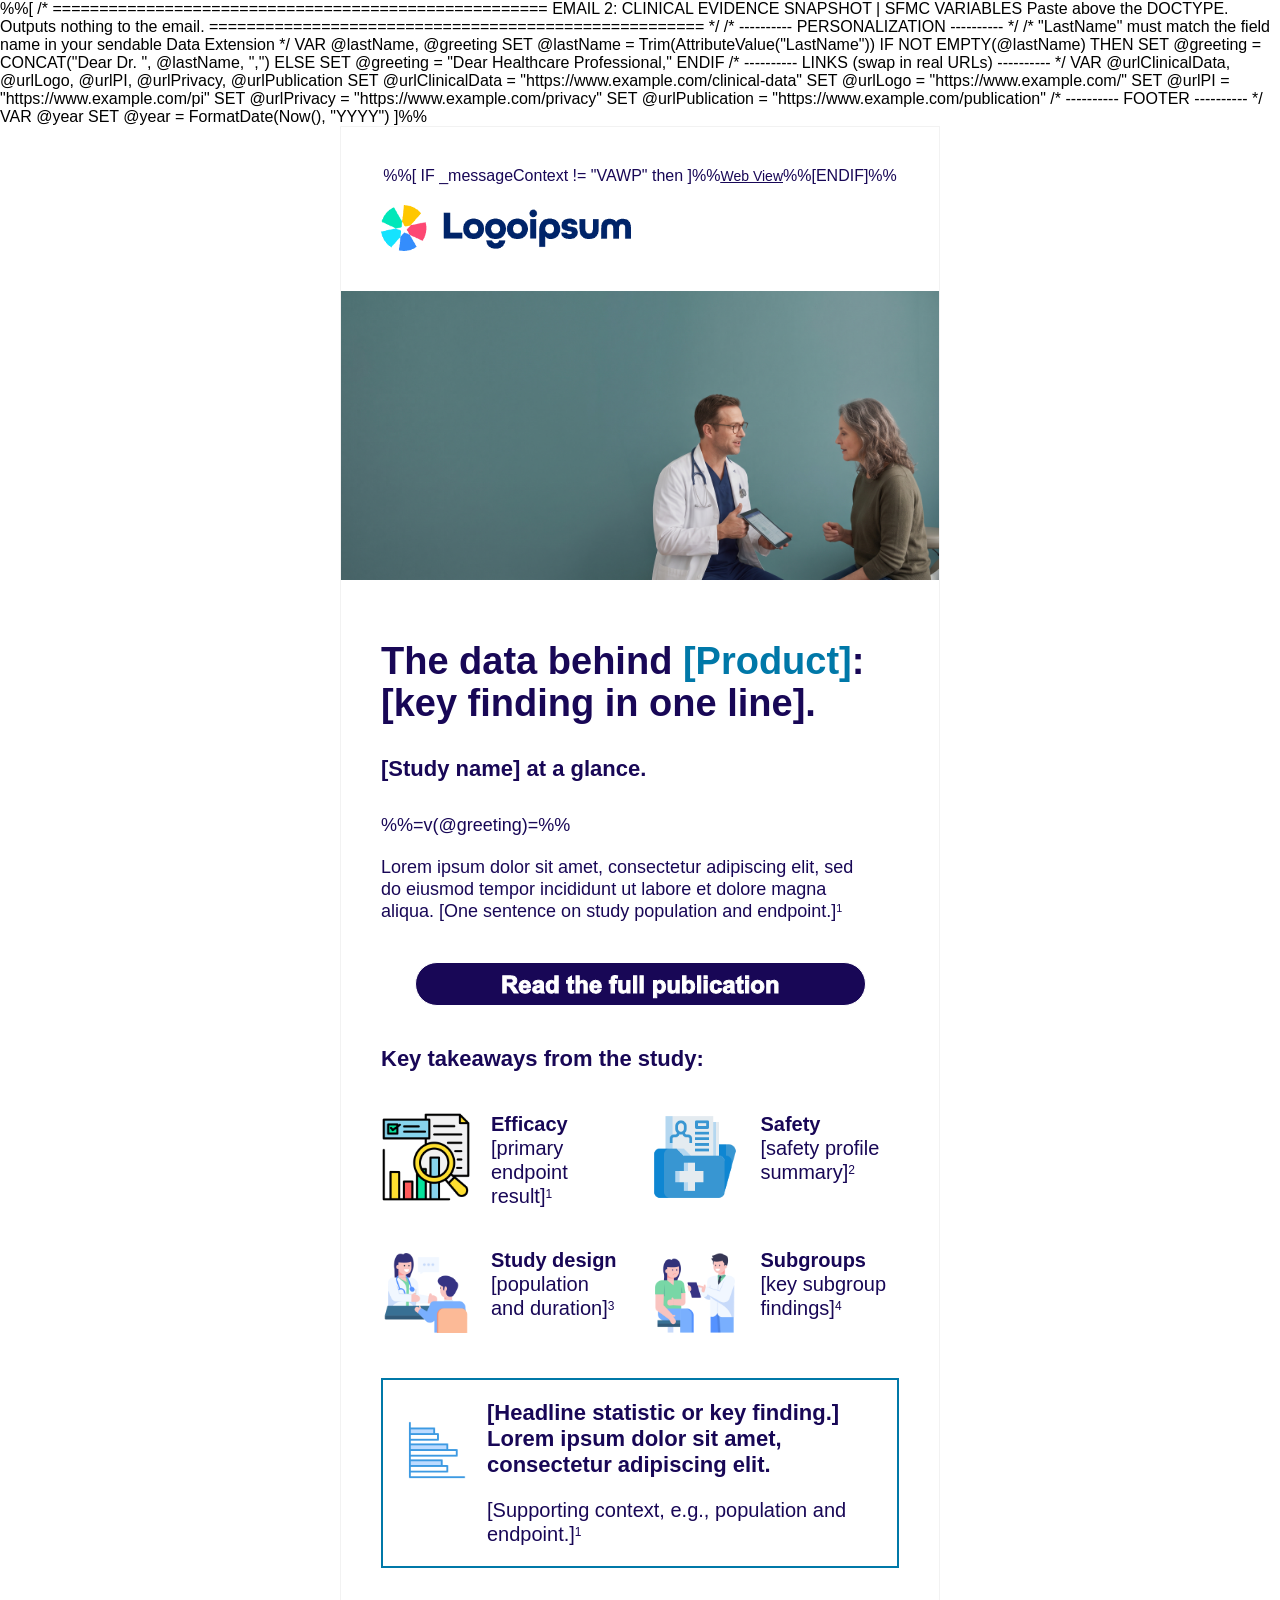
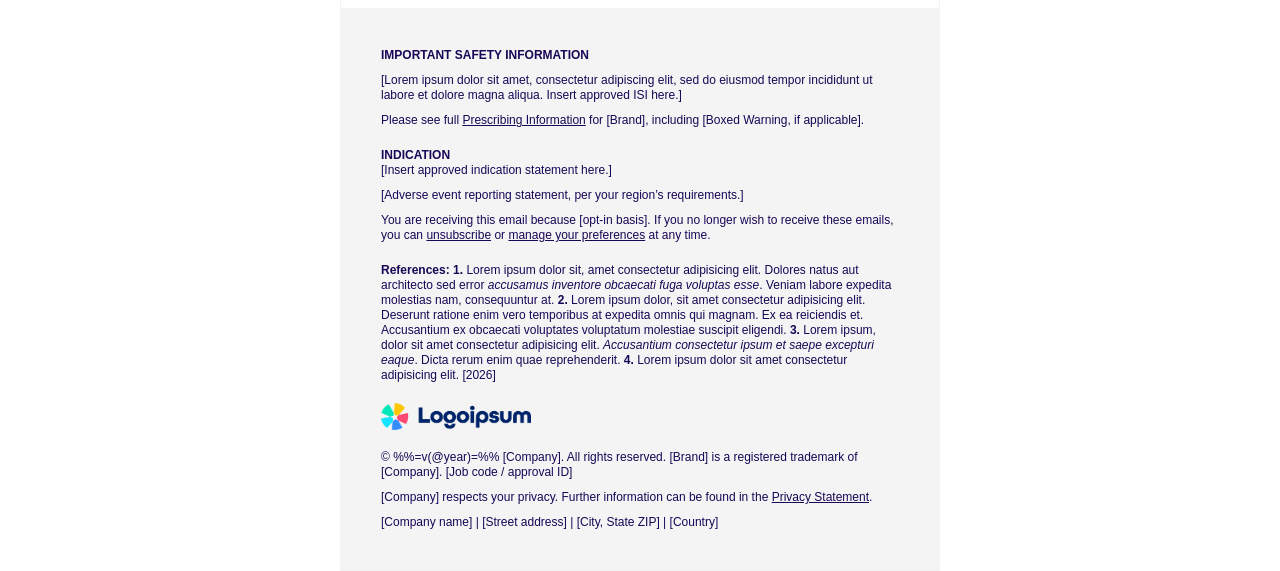
<file: email-2/email-2.html>
%%[
/* =====================================================
   EMAIL 2: CLINICAL EVIDENCE SNAPSHOT  |  SFMC VARIABLES
   Paste above the DOCTYPE. Outputs nothing to the email.
   ===================================================== */

/* ---------- PERSONALIZATION ---------- */
/* "LastName" must match the field name in your sendable Data Extension */
VAR @lastName, @greeting
SET @lastName = Trim(AttributeValue("LastName"))

IF NOT EMPTY(@lastName) THEN
  SET @greeting = CONCAT("Dear Dr. ", @lastName, ",")
ELSE
  SET @greeting = "Dear Healthcare Professional,"
ENDIF

/* ---------- LINKS (swap in real URLs) ---------- */
VAR @urlClinicalData, @urlLogo, @urlPI, @urlPrivacy, @urlPublication
SET @urlClinicalData = "https://www.example.com/clinical-data"
SET @urlLogo         = "https://www.example.com/"
SET @urlPI           = "https://www.example.com/pi"
SET @urlPrivacy      = "https://www.example.com/privacy"
SET @urlPublication  = "https://www.example.com/publication"

/* ---------- FOOTER ---------- */
VAR @year
SET @year = FormatDate(Now(), "YYYY")
]%%

<!DOCTYPE html PUBLIC "-//W3C//DTD XHTML 1.0 Transitional//EN" "http://www.w3.org/TR/xhtml1/DTD/xhtml1-transitional.dtd">
<html xmlns="http://www.w3.org/1999/xhtml" xmlns:v="urn:schemas-microsoft-com:vml" xmlns:o="urn:schemas-microsoft-com:office:office" xml:lang="en" lang="en">
  <head>
    <meta http-equiv="Content-Type" content="text/html; charset=utf-8" />
    <meta name="viewport" content="width=device-width, initial-scale=1, maximum-scale=5"/>
    <meta name="format-detection" content="telephone=no, date=no, address=no, email=no" />
    <!--<meta name='x-apple-disable-message-reformatting'>-->
    <title>[Brand]: Clinical Evidence Snapshot</title>
    <!--[if gte mso 9]>
      <style type="text/css">
        label a {
          text-decoration: none;
        }
      </style>
    <![endif]-->
    <style type="text/css">
      li {
        text-align: -webkit-match-parent;
        display: list-item;
      }
      a[href^="x-apple-data-detectors:"] {
        color: inherit;
        text-decoration: inherit;
      }
      body {
        width: 100% !important;
        -webkit-text-size-adjust: 100%;
        -ms-text-size-adjust: 100%;
        margin: 0 !important;
        padding: 0 !important;
        font-family: Arial, sans-serif;
      }
      .ExternalClass p,
      .ExternalClass span,
      .ExternalClass font,
      .ExternalClass td {
        line-height: 100%;
      }
      table {
        border-collapse: collapse;
        mso-table-lspace: 0pt;
        mso-table-rspace: 0pt;
        padding: 0;
      }
      table td {
        border-collapse: collapse;
      }
      #MessageViewBody,
      #MessageWebViewDiv {
        width: 100% !important;
      }
      #MessageViewBody a {
        color: inherit;
        text-decoration: none;
        font-size: inherit;
        font-family: inherit;
        font-weight: inherit;
        line-height: inherit;
      }
    </style>
    <style type="text/css">
      .gmailfix {
        display: none;
        display: none !important;
      }
      .mobile-only{
        display: none;
      }
    </style>
    <style>
      @media only screen and (max-width: 600px) {
        u + .gmail {
          min-width: 330px !important;
        }
        .email-container{
            width: 360px !important;
            margin: auto !important;
        }
        .desktop-only{
            display: none !important;
        }
        .mobile-only{
            display:block;
        }
        .mobile-padding{
          padding: 0px 30px !important;
        }
        .mobile-side-padding{
            padding-left: 30px !important;
            padding-right: 30px !important;
        }
        .mobile-top-small-padding{
            padding-top: 12px !important;
        }
        .no-margin-padding{
          margin-right: 0 !important;
        }
        .mobile-btm-padding{
          padding-bottom: 40px !important;
        }
        .stack-on-mobile{
            display:inline-block;
            margin: 0 auto !important;
            width: 100% !important; 
            box-sizing: border-box;
        }
        .mobile-full-img{
            width: 100% !important;
        }
        .no-margin-right{
          margin-right: 0 !important;
        }
      }
    </style>
    <!--[if (mso)|(mso 16)]>
      <xml>
        <o:OfficeDocumentSettings>
          <o:AllowPNG /> <o:PixelsPerInch>96</o:PixelsPerInch>
        </o:OfficeDocumentSettings>
      </xml>
    <![endif]-->
  </head>
  <body class="gmail">
    <!-- PRE-HEADER -->
    <div style="display: none; mso-hide: all; width: 0px; height: 0px; max-width: 0px; max-height: 0px; font-size: 0px; line-height: 0px;">
        A quick look at the key efficacy and safety data for [Product]. &nbsp;&zwnj;&nbsp;&zwnj;&nbsp;&zwnj;&nbsp;&zwnj;&nbsp;&zwnj;&nbsp;&zwnj;&nbsp;&zwnj;&nbsp;&zwnj;&nbsp;&zwnj;&nbsp;&zwnj;&nbsp;&zwnj;&nbsp;&zwnj;&nbsp;&zwnj;&nbsp;&zwnj;&nbsp;&zwnj;&nbsp;&zwnj;&nbsp;&zwnj;&nbsp;&zwnj;&nbsp;&zwnj;&nbsp;&zwnj;&nbsp;&zwnj;&nbsp;&zwnj;&nbsp;&zwnj;&nbsp;&zwnj;&nbsp;&zwnj;&nbsp;&zwnj;&nbsp;&zwnj;&nbsp;&zwnj;&nbsp;&zwnj;&nbsp;&zwnj;&nbsp;&zwnj;&nbsp;&zwnj;&nbsp;&zwnj;&nbsp;&zwnj;&nbsp;&zwnj;&nbsp;&zwnj;&nbsp;&zwnj;&nbsp;&zwnj;&nbsp;&zwnj;&nbsp;&zwnj;&nbsp;&zwnj;&nbsp;&zwnj;&nbsp;&zwnj;&nbsp;&zwnj;&nbsp;&zwnj;&nbsp;&zwnj;&nbsp;&zwnj;&nbsp;&zwnj;&nbsp;&zwnj;&nbsp;&zwnj;&nbsp;&zwnj;&nbsp;&zwnj;&nbsp;&zwnj;&nbsp;&zwnj;&nbsp;&zwnj;&nbsp;&zwnj;&nbsp;&zwnj;&nbsp;&zwnj;&nbsp;&zwnj;&nbsp;&zwnj;&nbsp;&zwnj;&nbsp;&zwnj;&nbsp;&zwnj;&nbsp;&zwnj;&nbsp;&zwnj;&nbsp;&zwnj;&nbsp;&zwnj;&nbsp;&zwnj;&nbsp;&zwnj;&nbsp;&zwnj;&nbsp;&zwnj;&nbsp;&zwnj;&nbsp;&zwnj;&nbsp;&zwnj;&nbsp;&zwnj;&nbsp;&zwnj;&nbsp;&zwnj;&nbsp;&zwnj;&nbsp;&zwnj;&nbsp;&zwnj;&nbsp;&zwnj;&nbsp;&zwnj;&nbsp;&zwnj;&nbsp;&zwnj;&nbsp;&zwnj;&nbsp;&zwnj;&nbsp;&zwnj;&nbsp;&zwnj;&nbsp;&zwnj;&nbsp;&zwnj;&nbsp;&zwnj;&nbsp;&zwnj;&nbsp;&zwnj;&nbsp;&zwnj;&nbsp;&zwnj;&nbsp;&zwnj;&nbsp;&zwnj;&nbsp;&zwnj;&nbsp;&zwnj;&nbsp;&zwnj;&nbsp;&zwnj;&nbsp;&zwnj;&nbsp;&zwnj;&nbsp;&zwnj;&nbsp;&zwnj;&nbsp;&zwnj;&nbsp;&zwnj;&nbsp;&zwnj;
    </div>
    <table role="presentation" width="600" border="0" align="center" cellpadding="0" cellspacing="0" style="background-color: #FFFFFF;border: 1px solid #f2f2f2" class="email-container">
      <!-- WEB VIEW + LOGO -->
      <tr>
        <td style="padding: 40px 40px 40px; color: #180756 !important;" class="mobile-side-padding">
          <p style="margin: 0px 0 20px; text-align: center;">%%[ IF _messageContext != "VAWP" then ]%%<span style="color: #180756;"><span style="font-size: 14px; line-height: 18px;"><a style="color: #180756;" href="%%view_email_url%%" alias="VAWP" target="_blank"><span style="color: #180756;"><u>Web View</u></span></a></span></span>%%[ENDIF]%%</p>
          <a href="%%=RedirectTo(@urlLogo)=%%" alias="top-logo" style="text-decoration:none;" target="_blank">
            <img src="./images/logoipsum-410.png" alt="[Brand] logo" style="width:250px; display:block;" width="250" border="0"/>
          </a>
        </td>
      </tr>
      <!-- /WEB VIEW + LOGO -->
      <!-- HERO -->
      <tr>
        <td align="center" style="padding: 0px 0 0;">
          <a href="%%=RedirectTo(@urlClinicalData)=%%" alias="header-link" style="text-decoration:none;" target="_blank">
            <img src="./images/header.jpg" width="600" alt='Hero image: [data visualization or study graphic]' style="width: 100%; height: auto; max-width: 600px; display: block" border="0"/>
          </a>
        </td>
      </tr>
      <!-- /HERO -->
      <!-- INTRO TEXT -->
      <tr>
        <td align="center">
          <table role="presentation" width="100%" border="0" cellspacing="0" cellpadding="0">
            <tr>
              <td style="padding: 20px 40px 0px; color: #180756 !important;" class="mobile-side-padding">
                <p style="font-size: 38px; line-height: 42px; color: #180756; font-family: Arial, Helvetica, sans-serif; font-weight:600; margin: 40px 10px 32px 0; " class="no-margin-right">
                  The data behind <span style='color: #0078a8'>[Product]</span>: [key finding in one line].
                </p>
                <p style="font-size: 22px; line-height: 26px; color: #180756; font-family: Arial, Helvetica, sans-serif; margin: 32px 0 32px; font-weight: 700;">
                  [Study name] at a glance. 
                </p>
                <p style="font-size: 18px; line-height: 22px; color: #180756; font-family: Arial, Helvetica, sans-serif; margin: 0 0 20px;">
                    %%=v(@greeting)=%%
                </p>
                <p style="font-size: 18px; line-height: 22px; color: #180756; font-family: Arial, Helvetica, sans-serif; margin: 0 40px 40px 0;" class="no-margin-padding">
                  Lorem ipsum dolor sit amet, consectetur adipiscing elit, sed do eiusmod tempor incididunt ut labore et dolore magna aliqua. [One sentence on study population and endpoint.]<sup style="line-height: 1 !important; font-size: 60% !important; vertical-align: 45% !important; mso-text-raise: 45% !important; mso-line-height-rule:exactly !important;">1</sup>
                </p>
              </td>
            </tr>
            <tr>
              <td style="text-align:center; padding: 0 40px;" class="mobile-side-padding">
                <a href="%%=RedirectTo(@urlPublication)=%%" alias="publication-btn" style="text-decoration:none;" target="_blank">
                  <img src="./images/btn-readPub.png" alt="Button: Read the full publication" width="451" style="padding: 0px 0 0; width:451px; display:inline-block;" class="mobile-full-img" border="0" />
                </a>
              </td>
            </tr>
            <tr>
              <td style="padding: 0 40px;" class="mobile-side-padding">    
                <p style="font-size: 22px; line-height: 26px; color: #180756; font-family: Arial, Helvetica, sans-serif; margin: 40px 0 0px; font-weight: 700;">
                    Key takeaways from the study:
                </p>
              </td>
            </tr>
          </table>
        </td>
      </tr>    
      <!-- /INTRO TEXT -->
      <!-- TWO COLUMN ICON/TEXT SECTION -->
      <tr>
        <td align="center">
          <table role="presentation" width="100%" border="0" cellspacing="0" cellpadding="0">
            <tr>
              <td style="padding: 20px 12px 0px 40px; color: #180756 !important;" class="stack-on-mobile mobile-padding" valign="top">
                <table role="presentation" width="100%" border="0" cellspacing="0" cellpadding="0">
                  <tr>
                    <td style="padding: 20px 0px 20px 0px;" valign="top" >
                      <a href="%%=RedirectTo(@urlClinicalData)=%%" alias="efficacy-icon" style="text-decoration:none;" target="_blank">
                        <img src="./images/icon-1.png" alt="Icon: Efficacy" style="display:block" width="90" border="0" />
                      </a>
                    </td>
                    <td style="padding: 20px 0px 20px 20px;" valign="top" >
                      <p style="font-size: 20px; line-height: 24px; color: #180756; font-family: Arial, Helvetica, sans-serif; margin: 0 0 0px; ">
                        <span style="font-weight:700;">Efficacy</span><br/>[primary endpoint result]<sup style="line-height: 1 !important; font-size: 60% !important; vertical-align: 45% !important; mso-text-raise: 45% !important; mso-line-height-rule:exactly !important;">1</sup>
                      </p>
                    </td>
                  </tr>
                </table>
              </td>
              <td style="padding: 20px 40px 0px 12px; color: #180756 !important; " class="stack-on-mobile mobile-padding" valign="top">
                <table role="presentation" width="100%" border="0" cellspacing="0" cellpadding="0">
                  <tr>
                    <td style="padding: 20px 0px 20px 0px;"  valign="top">
                      <a href="%%=RedirectTo(@urlPI)=%%" alias="safety-icon" style="text-decoration:none;" target="_blank">
                        <img src="./images/icon-2.png" alt="Icon: Safety" style="display:block" width="90" border="0"/>
                      </a>
                    </td>
                    <td style="padding: 20px 0px 20px 20px;" valign="top" >
                      <p style="font-size: 20px; line-height: 24px; color: #180756; font-family: Arial, Helvetica, sans-serif; margin: 0 0 0px; ">
                        <span style="font-weight:700;">Safety</span><br/>[safety profile summary]<sup style="line-height: 1 !important; font-size: 60% !important; vertical-align: 45% !important; mso-text-raise: 45% !important; mso-line-height-rule:exactly !important;">2</sup>
                      </p>
                    </td>
                  </tr>
                </table>
              </td>
            </tr>
            <tr>
              <td style="padding: 0px 12px 20px 40px; color: #180756 !important;" class="stack-on-mobile mobile-padding" valign="top">
                <table role="presentation" width="100%" border="0" cellspacing="0" cellpadding="0">
                  <tr>
                    <td style="padding: 20px 0px 20px 0px;" valign="top" >
                      <a href="%%=RedirectTo(@urlClinicalData)=%%" alias="design-icon" style="text-decoration:none;" target="_blank">
                        <img src="./images/icon-3.png" alt="Icon: Study design" style="display:block" width="90" border="0"/>
                      </a>
                    </td>
                    <td style="padding: 20px 0px 20px 20px;" valign="top" >
                      <p style="font-size: 20px; line-height: 24px; color: #180756; font-family: Arial, Helvetica, sans-serif; margin: 0 0 0px; ">
                        <span style="font-weight:700;">Study design</span><br/>[population and duration]<sup style="line-height: 1 !important; font-size: 60% !important; vertical-align: 45% !important; mso-text-raise: 45% !important; mso-line-height-rule:exactly !important;">3</sup>
                      </p>
                    </td>
                  </tr>
                </table>
              </td>
              <td style="padding: 0px 40px 20px 12px; color: #180756 !important;" class="stack-on-mobile mobile-padding" valign="top">
                <table role="presentation" width="100%" border="0" cellspacing="0" cellpadding="0">
                  <tr>
                    <td style="padding: 20px 0px 20px 0px;" valign="top">
                      <a href="%%=RedirectTo(@urlPublication)=%%" alias="subgroup-icon" style="text-decoration:none;" target="_blank">
                        <img src="./images/icon-4.png" alt="Icon: Subgroups" style="display:block" width="90" border="0"/>
                      </a>
                    </td>
                    <td style="padding: 20px 0px 20px 20px;" valign="top" >
                      <p style="font-size: 20px; line-height: 24px; color: #180756; font-family: Arial, Helvetica, sans-serif; margin: 0 0 0px; ">
                        <span style="font-weight:700;">Subgroups</span><br/>[key subgroup findings]<sup style="line-height: 1 !important; font-size: 60% !important; vertical-align: 45% !important; mso-text-raise: 45% !important; mso-line-height-rule:exactly !important;">4</sup>
                      </p>
                    </td>
                  </tr>
                </table>
              </td>
            </tr>
          </table>
        </td>
      </tr>
      <!-- /TWO COLUMN ICON/TEXT SECTION -->
      <!-- CALLOUT SECTION -->
      <tr>
        <td align="center" style="padding: 0px 40px 40px; " class="mobile-side-padding mobile-top-small-padding">
          <table role="presentation" width="100%" border="0" cellspacing="0" cellpadding="0">
            <tr>
              <td style="padding: 20px 24px 20px 24px;border: 2px solid #0078a8;">
                <table role="presentation" width="100%" border="0" cellspacing="0" cellpadding="0">
                  <tr>
                    <td style="padding: 20px 20px 0 0px;" class="stack-on-mobile " valign="top">
                      <a href="%%=RedirectTo(@urlClinicalData)=%%" alias="callout-icon" style="text-decoration:none;" target="_blank">
                        <img src="./images/icon-5.png" alt="Icon: Key finding" style="display:block" width="60" border="0"/>
                      </a>
                    </td>
                    <td style="padding: 0px 0px 0px 0;" class="stack-on-mobile mobile-top-small-padding" valign="top">
                      <p style="font-size: 22px; line-height: 26px; color: #180756; font-family: Arial, Helvetica, sans-serif; margin: 0px 0 20px; font-weight: 700;">
                        [Headline statistic or key finding.] Lorem ipsum dolor sit amet, consectetur adipiscing elit.
                      </p>
                      <p style="font-size: 20px; line-height: 24px; color: #180756; font-family: Arial, Helvetica, sans-serif; margin: 0px 0 0px; font-weight: 400;">
                        [Supporting context, e.g., population and endpoint.]<sup style="line-height: 1 !important; font-size: 60% !important; vertical-align: 45% !important; mso-text-raise: 45% !important; mso-line-height-rule:exactly !important;">1</sup>
                      </p>
                    </td>
                  </tr>
                </table>
              </td>
            </tr>
          </table>
        </td>
      </tr>
      <!-- /CALLOUT SECTION -->
      
      
      
      <!-- FOOTER -->
      <tr>
        <td style="padding: 40px 40px 40px; background-color: #F4F4F4" class="mobile-side-padding">
            <p style="font-family: Arial, Helvetica, sans-serif; font-size: 12px !important; line-height: 15px !important; font-weight: normal !important; color: #180756; margin: 0 !important; padding: 0px 0 0; ">
                <b>IMPORTANT SAFETY INFORMATION</b>
            </p>
            <p style="font-family: Arial, Helvetica, sans-serif; font-size: 12px !important; line-height: 15px !important; font-weight: normal !important; color: #180756; margin: 0 !important; padding: 10px 0 0; ">
                [Lorem ipsum dolor sit amet, consectetur adipiscing elit, sed do eiusmod tempor incididunt ut labore et dolore magna aliqua. Insert approved ISI here.]
            </p>
            <p style="font-family: Arial, Helvetica, sans-serif; font-size: 12px !important; line-height: 15px !important; font-weight: normal !important; color: #180756; margin: 0 !important; padding: 10px 0 0; ">
                Please see full <a href="%%=RedirectTo(@urlPI)=%%" alias="pi-link" target="_blank" style="color: #180756; text-decoration: underline">Prescribing Information</a> for [Brand], including [Boxed Warning, if applicable].
            </p>
            <p style="font-family: Arial, Helvetica, sans-serif; font-size: 12px !important; line-height: 15px !important; font-weight: normal !important; color: #180756; margin: 0 !important; padding: 20px 0 0; ">
                <b>INDICATION</b><br/>[Insert approved indication statement here.]
            </p>
            <p style="font-family: Arial, Helvetica, sans-serif; font-size: 12px !important; line-height: 15px !important; font-weight: normal !important; color: #180756; margin: 0 !important; padding: 10px 0 0; ">
                [Adverse event reporting statement, per your region’s requirements.]
            </p>
            <p style="font-family: Arial, Helvetica, sans-serif; font-size: 12px !important; line-height: 15px !important; font-weight: normal !important; color: #180756; margin: 0 !important; padding: 10px 0 0; ">
                You are receiving this email because [opt-in basis]. If you no longer wish to receive these emails, you can <a href="%%unsub_center_url%%" target="_blank" style="color: #180756; text-decoration: underline">unsubscribe</a> or <a href="%%profile_center_url%%" target="_blank" style="color: #180756; text-decoration: underline">manage your preferences</a> at any time.
            </p>
            <p style="font-family: Arial, Helvetica, sans-serif; font-size: 12px !important; line-height: 15px !important; font-weight: normal !important; color: #180756; margin: 0 !important; padding: 20px 0 20px; ">
                <span style="font-weight: 700;">References: 1.</span> Lorem ipsum dolor sit, amet consectetur adipisicing elit. Dolores natus aut architecto sed error <em>accusamus inventore obcaecati fuga voluptas esse</em>. Veniam labore expedita molestias nam, consequuntur at. <span style="font-weight: 700;">2.</span> Lorem ipsum dolor, sit amet consectetur adipisicing elit. Deserunt ratione enim vero temporibus at expedita omnis qui magnam. Ex ea reiciendis et. Accusantium ex obcaecati voluptates voluptatum molestiae suscipit eligendi. <span style="font-weight: 700;">3.</span> Lorem ipsum, dolor sit amet consectetur adipisicing elit. <em>Accusantium consectetur ipsum et saepe excepturi eaque</em>. Dicta rerum enim quae reprehenderit. <span style="font-weight: 700;">4.</span> Lorem ipsum dolor sit amet consectetur adipisicing elit. [2026]
            </p>
            <a href="%%=RedirectTo(@urlLogo)=%%" alias="footer-logo" style="text-decoration:none;" target="_blank">
              <img src="./images/logoipsum-410.png" alt="[Brand] logo" style="width:150px; display:block;" width="150" border="0"/>
            </a>
            <p style="font-family: Arial, Helvetica, sans-serif; font-size: 12px !important; line-height: 15px !important; font-weight: normal !important; color: #180756; margin: 0 !important; padding: 20px 0 0; ">
                &copy; %%=v(@year)=%% [Company]. All rights reserved. [Brand] is a registered trademark of [Company]. [Job code / approval ID]
            </p>
            <p style="font-family: Arial, Helvetica, sans-serif; font-size: 12px !important; line-height: 15px !important; font-weight: normal !important; color: #180756; margin: 0 !important; padding: 10px 0 0; ">
                [Company] respects your privacy. Further information can be found in the <a href="%%=RedirectTo(@urlPrivacy)=%%" alias="privacy" target="_blank" style="color: #180756; text-decoration: underline">Privacy Statement</a>.
            </p>
            <p style="font-family: Arial, Helvetica, sans-serif; font-size: 12px !important; line-height: 15px !important; font-weight: normal !important; color: #180756; margin: 0 !important; padding: 10px 0 0; ">
                [Company name] | [Street address] | [City, State ZIP] | [Country]
            </p>
        </td>
      </tr>
      <!-- /FOOTER -->
    </table>
  </body>
</html>
</file>
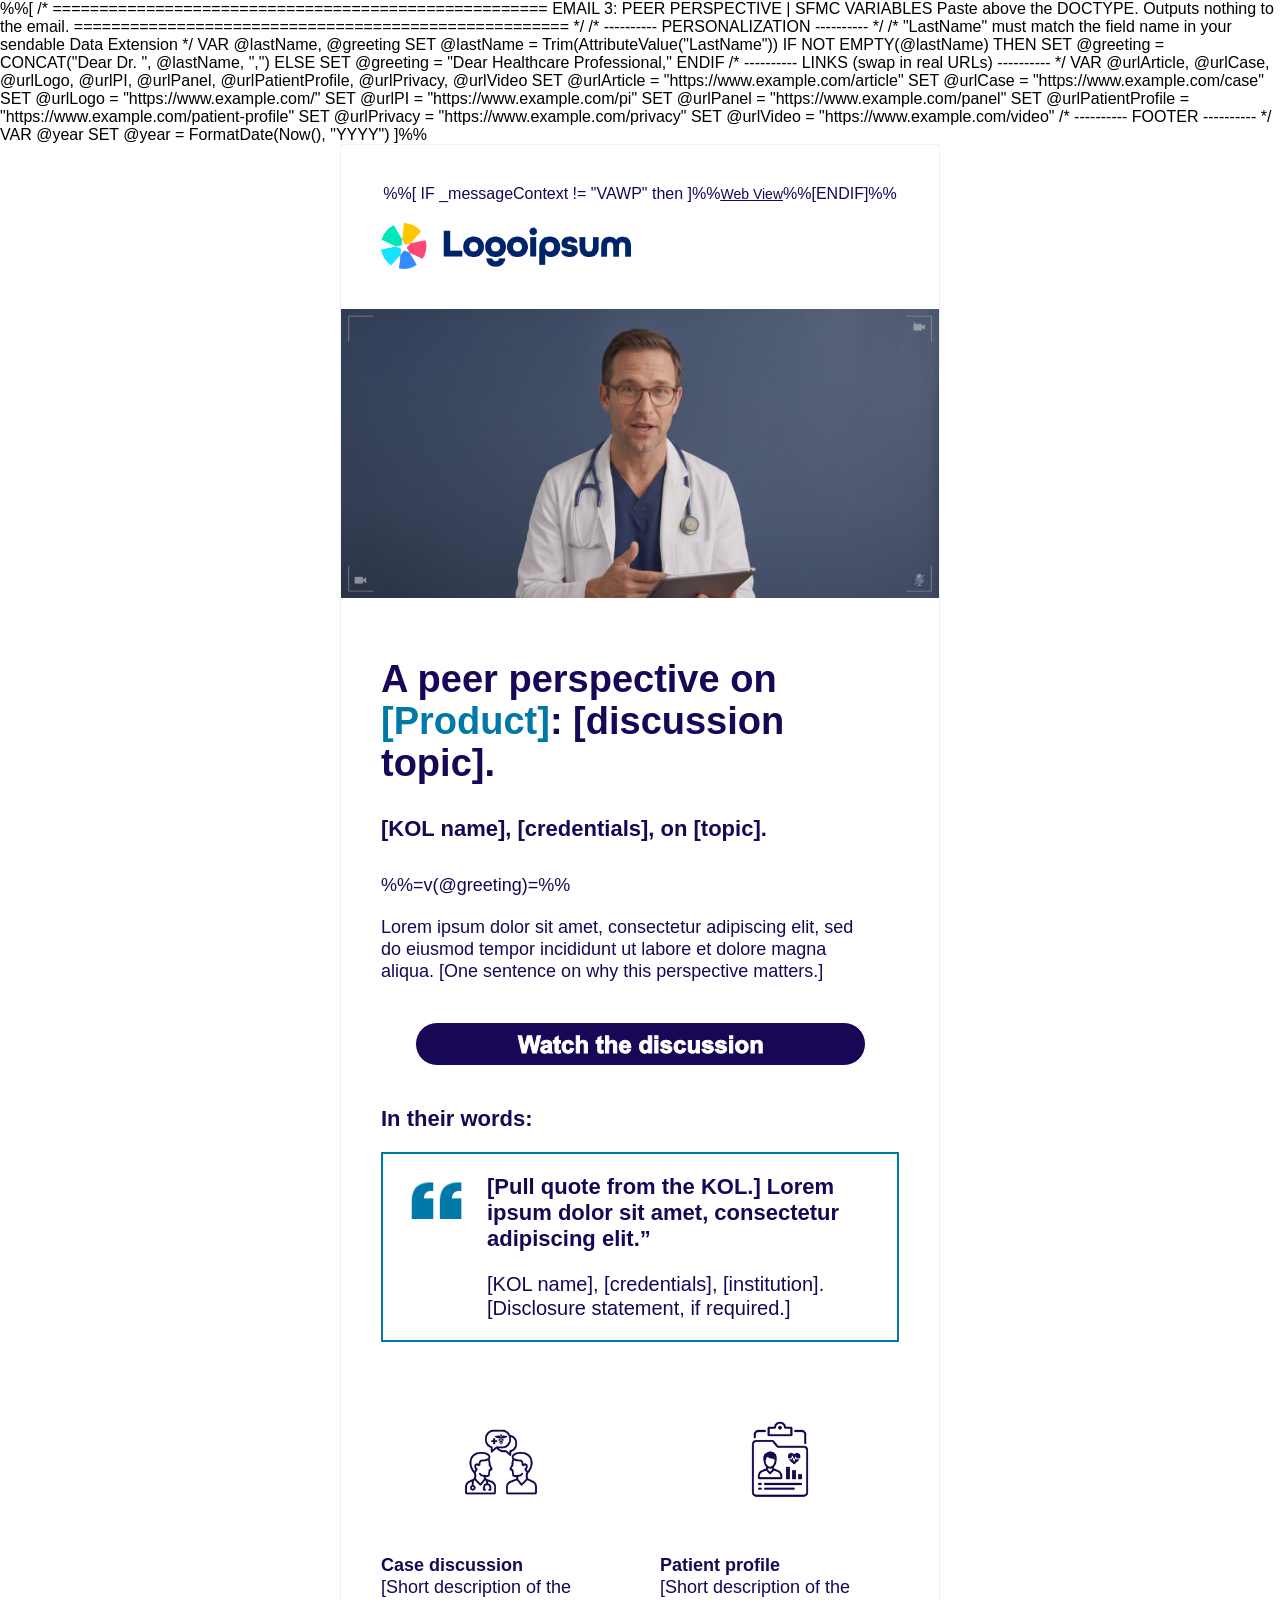
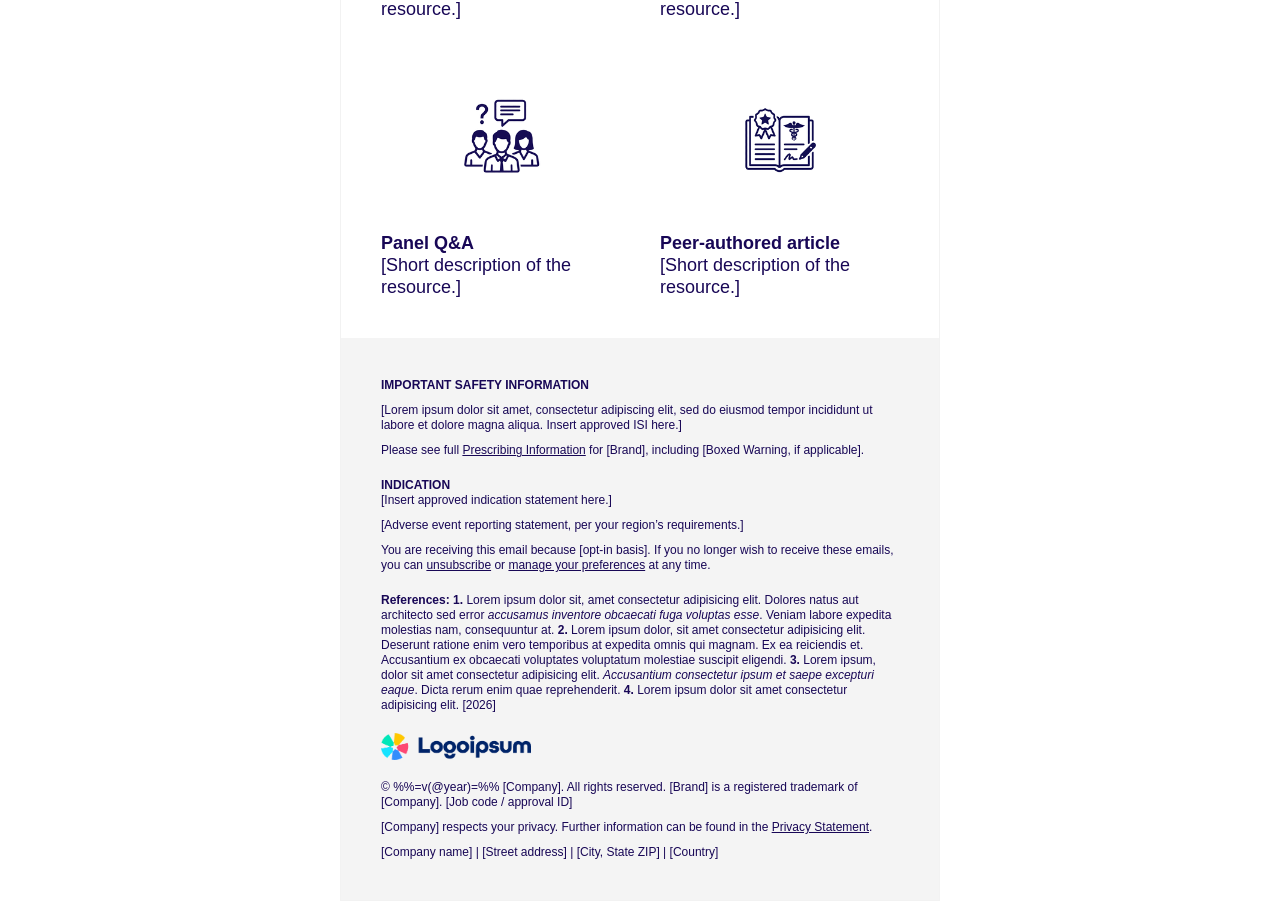
<file: email-3/email-3.html>
%%[
/* =====================================================
   EMAIL 3: PEER PERSPECTIVE  |  SFMC VARIABLES
   Paste above the DOCTYPE. Outputs nothing to the email.
   ===================================================== */

/* ---------- PERSONALIZATION ---------- */
/* "LastName" must match the field name in your sendable Data Extension */
VAR @lastName, @greeting
SET @lastName = Trim(AttributeValue("LastName"))

IF NOT EMPTY(@lastName) THEN
  SET @greeting = CONCAT("Dear Dr. ", @lastName, ",")
ELSE
  SET @greeting = "Dear Healthcare Professional,"
ENDIF

/* ---------- LINKS (swap in real URLs) ---------- */
VAR @urlArticle, @urlCase, @urlLogo, @urlPI, @urlPanel, @urlPatientProfile, @urlPrivacy, @urlVideo
SET @urlArticle        = "https://www.example.com/article"
SET @urlCase           = "https://www.example.com/case"
SET @urlLogo           = "https://www.example.com/"
SET @urlPI             = "https://www.example.com/pi"
SET @urlPanel          = "https://www.example.com/panel"
SET @urlPatientProfile = "https://www.example.com/patient-profile"
SET @urlPrivacy        = "https://www.example.com/privacy"
SET @urlVideo          = "https://www.example.com/video"

/* ---------- FOOTER ---------- */
VAR @year
SET @year = FormatDate(Now(), "YYYY")
]%%

<!DOCTYPE html PUBLIC "-//W3C//DTD XHTML 1.0 Transitional//EN" "http://www.w3.org/TR/xhtml1/DTD/xhtml1-transitional.dtd">
<html xmlns="http://www.w3.org/1999/xhtml" xmlns:v="urn:schemas-microsoft-com:vml" xmlns:o="urn:schemas-microsoft-com:office:office" xml:lang="en" lang="en">
  <head>
    <meta http-equiv="Content-Type" content="text/html; charset=utf-8" />
    <meta name="viewport" content="width=device-width, initial-scale=1, maximum-scale=5"/>
    <meta name="format-detection" content="telephone=no, date=no, address=no, email=no" />
    <!--<meta name='x-apple-disable-message-reformatting'>-->
    <title>[Brand]: A Peer Perspective</title>
    <!--[if gte mso 9]>
      <style type="text/css">
        label a {
          text-decoration: none;
        }
      </style>
    <![endif]-->
    <style type="text/css">
      li {
        text-align: -webkit-match-parent;
        display: list-item;
      }
      a[href^="x-apple-data-detectors:"] {
        color: inherit;
        text-decoration: inherit;
      }
      body {
        width: 100% !important;
        -webkit-text-size-adjust: 100%;
        -ms-text-size-adjust: 100%;
        margin: 0 !important;
        padding: 0 !important;
        font-family: Arial, sans-serif;
      }
      .ExternalClass p,
      .ExternalClass span,
      .ExternalClass font,
      .ExternalClass td {
        line-height: 100%;
      }
      table {
        border-collapse: collapse;
        mso-table-lspace: 0pt;
        mso-table-rspace: 0pt;
        padding: 0;
      }
      table td {
        border-collapse: collapse;
      }
      #MessageViewBody,
      #MessageWebViewDiv {
        width: 100% !important;
      }
      #MessageViewBody a {
        color: inherit;
        text-decoration: none;
        font-size: inherit;
        font-family: inherit;
        font-weight: inherit;
        line-height: inherit;
      }
    </style>
    <style type="text/css">
      .gmailfix {
        display: none;
        display: none !important;
      }
      .mobile-only{
        display: none;
      }
    </style>
    <style>
      @media only screen and (max-width: 600px) {
        u + .gmail {
          min-width: 330px !important;
        }
        .email-container{
            width: 360px !important;
            margin: auto !important;
        }
        .desktop-only{
            display: none !important;
        }
        .mobile-only{
            display:block;
        }
        .mobile-padding{
          padding: 0px 30px !important;
        }
        .mobile-side-padding{
            padding-left: 30px !important;
            padding-right: 30px !important;
        }
        .mobile-top-small-padding{
            padding-top: 12px !important;
        }
        .no-margin-padding{
          margin-right: 0 !important;
        }
        .mobile-btm-padding{
          padding-bottom: 40px !important;
        }
        .stack-on-mobile{
            display:inline-block;
            margin: 0 auto !important;
            width: 100% !important; 
            box-sizing: border-box;
        }
        .mobile-full-img{
            width: 100% !important;
        }
        .no-margin-right{
          margin-right: 0 !important;
        }
      }
    </style>
    <!--[if (mso)|(mso 16)]>
      <xml>
        <o:OfficeDocumentSettings>
          <o:AllowPNG /> <o:PixelsPerInch>96</o:PixelsPerInch>
        </o:OfficeDocumentSettings>
      </xml>
    <![endif]-->
  </head>
  <body class="gmail">
    <!-- PRE-HEADER -->
    <div style="display: none; mso-hide: all; width: 0px; height: 0px; max-width: 0px; max-height: 0px; font-size: 0px; line-height: 0px;">
        Hear how [specialty] colleagues are approaching [condition]. &nbsp;&zwnj;&nbsp;&zwnj;&nbsp;&zwnj;&nbsp;&zwnj;&nbsp;&zwnj;&nbsp;&zwnj;&nbsp;&zwnj;&nbsp;&zwnj;&nbsp;&zwnj;&nbsp;&zwnj;&nbsp;&zwnj;&nbsp;&zwnj;&nbsp;&zwnj;&nbsp;&zwnj;&nbsp;&zwnj;&nbsp;&zwnj;&nbsp;&zwnj;&nbsp;&zwnj;&nbsp;&zwnj;&nbsp;&zwnj;&nbsp;&zwnj;&nbsp;&zwnj;&nbsp;&zwnj;&nbsp;&zwnj;&nbsp;&zwnj;&nbsp;&zwnj;&nbsp;&zwnj;&nbsp;&zwnj;&nbsp;&zwnj;&nbsp;&zwnj;&nbsp;&zwnj;&nbsp;&zwnj;&nbsp;&zwnj;&nbsp;&zwnj;&nbsp;&zwnj;&nbsp;&zwnj;&nbsp;&zwnj;&nbsp;&zwnj;&nbsp;&zwnj;&nbsp;&zwnj;&nbsp;&zwnj;&nbsp;&zwnj;&nbsp;&zwnj;&nbsp;&zwnj;&nbsp;&zwnj;&nbsp;&zwnj;&nbsp;&zwnj;&nbsp;&zwnj;&nbsp;&zwnj;&nbsp;&zwnj;&nbsp;&zwnj;&nbsp;&zwnj;&nbsp;&zwnj;&nbsp;&zwnj;&nbsp;&zwnj;&nbsp;&zwnj;&nbsp;&zwnj;&nbsp;&zwnj;&nbsp;&zwnj;&nbsp;&zwnj;&nbsp;&zwnj;&nbsp;&zwnj;&nbsp;&zwnj;&nbsp;&zwnj;&nbsp;&zwnj;&nbsp;&zwnj;&nbsp;&zwnj;&nbsp;&zwnj;&nbsp;&zwnj;&nbsp;&zwnj;&nbsp;&zwnj;&nbsp;&zwnj;&nbsp;&zwnj;&nbsp;&zwnj;&nbsp;&zwnj;&nbsp;&zwnj;&nbsp;&zwnj;&nbsp;&zwnj;&nbsp;&zwnj;&nbsp;&zwnj;&nbsp;&zwnj;&nbsp;&zwnj;&nbsp;&zwnj;&nbsp;&zwnj;&nbsp;&zwnj;&nbsp;&zwnj;&nbsp;&zwnj;&nbsp;&zwnj;&nbsp;&zwnj;&nbsp;&zwnj;&nbsp;&zwnj;&nbsp;&zwnj;&nbsp;&zwnj;&nbsp;&zwnj;&nbsp;&zwnj;&nbsp;&zwnj;&nbsp;&zwnj;&nbsp;&zwnj;&nbsp;&zwnj;&nbsp;&zwnj;&nbsp;&zwnj;&nbsp;&zwnj;&nbsp;&zwnj;&nbsp;&zwnj;&nbsp;&zwnj;&nbsp;&zwnj;&nbsp;&zwnj;&nbsp;&zwnj;
    </div>
    <table role="presentation" width="600" border="0" align="center" cellpadding="0" cellspacing="0" style="background-color: #FFFFFF;border: 1px solid #f2f2f2" class="email-container">
      <!-- WEB VIEW + LOGO -->
      <tr>
        <td style="padding: 40px 40px 40px; color: #180756 !important;" class="mobile-side-padding">
          <p style="margin: 0px 0 20px; text-align: center;">%%[ IF _messageContext != "VAWP" then ]%%<span style="color: #180756;"><span style="font-size: 14px; line-height: 18px;"><a style="color: #180756;" href="%%view_email_url%%" alias="VAWP" target="_blank"><span style="color: #180756;"><u>Web View</u></span></a></span></span>%%[ENDIF]%%</p>
          <a href="%%=RedirectTo(@urlLogo)=%%" alias="top-logo" style="text-decoration:none;" target="_blank">
            <img src="./images/logoipsum-410.png" alt="[Brand] logo" style="width:250px; display:block;" width="250" border="0"/>
          </a>
        </td>
      </tr>
      <!-- /WEB VIEW + LOGO -->
      <!-- HERO -->
      <tr>
        <td align="center" style="padding: 0px 0 0;">
          <a href="%%=RedirectTo(@urlVideo)=%%" alias="header-link" style="text-decoration:none;" target="_blank">
            <img src="./images/header.jpg" width="600" alt='Hero image: [KOL portrait or video thumbnail]' style="width: 100%; height: auto; max-width: 600px; display: block" border="0"/>
          </a>
        </td>
      </tr>
      <!-- /HERO -->
      <!-- INTRO TEXT -->
      <tr>
        <td align="center">
          <table role="presentation" width="100%" border="0" cellspacing="0" cellpadding="0">
            <tr>
              <td style="padding: 20px 40px 0px; color: #180756 !important;" class="mobile-side-padding">
                <p style="font-size: 38px; line-height: 42px; color: #180756; font-family: Arial, Helvetica, sans-serif; font-weight:600; margin: 40px 10px 32px 0; " class="no-margin-right">
                  A peer perspective on <span style='color: #0078a8'>[Product]</span>: [discussion topic].
                </p>
                <p style="font-size: 22px; line-height: 26px; color: #180756; font-family: Arial, Helvetica, sans-serif; margin: 32px 0 32px; font-weight: 700;">
                  [KOL name], [credentials], on [topic]. 
                </p>
                <p style="font-size: 18px; line-height: 22px; color: #180756; font-family: Arial, Helvetica, sans-serif; margin: 0 0 20px;">
                    %%=v(@greeting)=%%
                </p>
                <p style="font-size: 18px; line-height: 22px; color: #180756; font-family: Arial, Helvetica, sans-serif; margin: 0 40px 40px 0;" class="no-margin-padding">
                  Lorem ipsum dolor sit amet, consectetur adipiscing elit, sed do eiusmod tempor incididunt ut labore et dolore magna aliqua. [One sentence on why this perspective matters.]
                </p>
              </td>
            </tr>
            <tr>
              <td style="text-align:center; padding: 0 40px;" class="mobile-side-padding">
                <a href="%%=RedirectTo(@urlVideo)=%%" alias="watch-video-btn" style="text-decoration:none;" target="_blank">
                  <img src="./images/btn-watch.png" alt="Button: Watch the discussion" width="451" style="padding: 0px 0 0; width:451px; display:inline-block;" class="mobile-full-img" border="0" />
                </a>
              </td>
            </tr>
            <tr>
              <td style="padding: 0 40px 20px;" class="mobile-side-padding">    
                <p style="font-size: 22px; line-height: 26px; color: #180756; font-family: Arial, Helvetica, sans-serif; margin: 40px 0 0px; font-weight: 700;">
                    In their words:
                </p>
              </td>
            </tr>
          </table>
        </td>
      </tr>    
      <!-- /INTRO TEXT -->
      
      <!-- CALLOUT SECTION -->
      <tr>
        <td align="center" style="padding: 0px 40px 40px; " class="mobile-side-padding mobile-top-small-padding">
          <table role="presentation" width="100%" border="0" cellspacing="0" cellpadding="0">
            <tr>
              <td style="padding: 20px 24px 20px 24px;border: 2px solid #0078a8;">
                <table role="presentation" width="100%" border="0" cellspacing="0" cellpadding="0">
                  <tr>
                    <td style="padding: 0px 20px 0 0px;" class="stack-on-mobile mobile-top-small-padding" valign="top">
                      <a href="%%=RedirectTo(@urlVideo)=%%" alias="callout-icon" style="text-decoration:none;" target="_blank">
                        <img src="./images/quotes.png" alt="Icon: Quote" style="display:block" width="60" border="0"/>
                      </a>
                    </td>
                    <td style="padding: 0px 0px 0px 0;" class="stack-on-mobile mobile-top-small-padding" valign="top">
                      <p style="font-size: 22px; line-height: 26px; color: #180756; font-family: Arial, Helvetica, sans-serif; margin: 0px 0 20px; font-weight: 700;">
                        [Pull quote from the KOL.] Lorem ipsum dolor sit amet, consectetur adipiscing elit.”
                      </p>
                      <p style="font-size: 20px; line-height: 24px; color: #180756; font-family: Arial, Helvetica, sans-serif; margin: 0px 0 0px; font-weight: 400;">
                        [KOL name], [credentials], [institution]. [Disclosure statement, if required.]
                      </p>
                    </td>
                  </tr>
                </table>
              </td>
            </tr>
          </table>
        </td>
      </tr>
      <!-- /CALLOUT SECTION -->
      
      <!-- RESOURCES SECTION -->
      <tr>
        <td align="center">
          <table role="presentation" width="100%" border="0" cellspacing="0" cellpadding="0">
            <tr>
              <td style="padding: 20px 20px 20px 40px; color: #180756 !important;" class="stack-on-mobile mobile-padding mobile-top-small-padding">
                <table role="presentation" width="100%" border="0" cellspacing="0" cellpadding="0">
                  <tr>
                    <td style="padding: 0px 0px 0px 0px; text-align:center;" valign="bottom">
                      <a href="%%=RedirectTo(@urlCase)=%%" alias="case-discussion-link" style="text-decoration:none;" target="_blank">
                        <img src="./images/icon-1.png" alt="Resource icon -- Case discussion" style="display:inline-block" width="120" border="0"/>
                      </a>
                    </td>
                  </tr>
                  <tr>
                    <td style="padding: 32px 0px 0px 0px;" valign="top" class="mobile-top-small-padding">
                      <p style="font-size: 18px; line-height: 22px; color: #180756; font-family: Arial, Helvetica, sans-serif; margin: 0 0 20px; ">
                        <span style="font-weight:700;">Case discussion</span> <br/>
                        [Short description of the resource.]
                      </p>
                    </td>
                  </tr>
                </table>
              </td>
              <td style="padding: 20px 40px 20px 20px; color: #180756 !important;" class="stack-on-mobile mobile-padding">
                <table role="presentation" width="100%" border="0" cellspacing="0" cellpadding="0">
                  <tr>
                    <td style="padding: 0px 0px 0px 0px; text-align:center;" valign="bottom">
                      <a href="%%=RedirectTo(@urlPatientProfile)=%%" alias="patient-profile-link" style="text-decoration:none;" target="_blank">
                        <img src="./images/icon-2.png" alt="Resource icon -- Patient profile" style="display:inline-block" width="120" border="0"/>
                      </a>
                    </td>
                  </tr>
                  <tr>
                    <td style="padding: 32px 0px 0px 0px;" valign="top" class="mobile-top-small-padding">
                      <p style="font-size: 18px; line-height: 22px; color: #180756; font-family: Arial, Helvetica, sans-serif; margin: 0 0 20px; ">
                        <span style="font-weight:700;">Patient profile</span> <br/>
                        [Short description of the resource.]
                      </p>
                    </td>
                  </tr>
                </table>
              </td>
            </tr>
            <tr>
              <td style="padding: 20px 20px 20px 40px; color: #180756 !important;" class="stack-on-mobile mobile-padding">
                <table role="presentation" width="100%" border="0" cellspacing="0" cellpadding="0">
                  <tr>
                    <td style="padding: 0px 0px 0px 0px; text-align:center;" valign="bottom">
                      <a href="%%=RedirectTo(@urlPanel)=%%" alias="panel-qa-link" style="text-decoration:none;" target="_blank">
                        <img src="./images/icon-3.png" alt="Resource icon -- Panel Q&amp;A"  style="display:inline-block" width="120" border="0"/>
                      </a>
                    </td>
                  </tr>
                  <tr>
                    <td style="padding: 32px 0px 0px 0px;" valign="top" class="mobile-top-small-padding">
                      <p style="font-size: 18px; line-height: 22px; color: #180756; font-family: Arial, Helvetica, sans-serif; margin: 0 0 20px; ">
                        <span style="font-weight:700;">Panel Q&amp;A</span> <br/>
                        [Short description of the resource.]
                      </p>
                    </td>
                  </tr>
                </table>
              </td>
              <td style="padding: 20px 40px 20px 20px; color: #180756 !important;" class="stack-on-mobile mobile-padding mobile-btm-padding">
                <table role="presentation" width="100%" border="0" cellspacing="0" cellpadding="0">
                  <tr>
                    <td style="padding: 0px 0px 0px 0px; text-align:center;" valign="bottom">
                      <a href="%%=RedirectTo(@urlArticle)=%%" alias="peer-article-link" style="text-decoration:none;" target="_blank">
                        <img src="./images/icon-4.png" alt="Resource icon -- Peer-authored article" style="display:inline-block" width="120" border="0"/>
                      </a>
                    </td>
                  </tr>
                  <tr>
                    <td style="padding: 32px 0px 0px 0px;" valign="top" class="mobile-top-small-padding">
                      <p style="font-size: 18px; line-height: 22px; color: #180756; font-family: Arial, Helvetica, sans-serif; margin: 0 0 20px; ">
                        <span style="font-weight:700;">Peer-authored article</span> <br/>
                        [Short description of the resource.]
                      </p>
                    </td>
                  </tr>
                </table>
              </td>
            </tr>
          </table>
        </td>
      </tr>
      <!-- /RESOURCES SECTION -->
      
      <!-- FOOTER -->
      <tr>
        <td style="padding: 40px 40px 40px; background-color: #F4F4F4" class="mobile-side-padding">
            <p style="font-family: Arial, Helvetica, sans-serif; font-size: 12px !important; line-height: 15px !important; font-weight: normal !important; color: #180756; margin: 0 !important; padding: 0px 0 0; ">
                <b>IMPORTANT SAFETY INFORMATION</b>
            </p>
            <p style="font-family: Arial, Helvetica, sans-serif; font-size: 12px !important; line-height: 15px !important; font-weight: normal !important; color: #180756; margin: 0 !important; padding: 10px 0 0; ">
                [Lorem ipsum dolor sit amet, consectetur adipiscing elit, sed do eiusmod tempor incididunt ut labore et dolore magna aliqua. Insert approved ISI here.]
            </p>
            <p style="font-family: Arial, Helvetica, sans-serif; font-size: 12px !important; line-height: 15px !important; font-weight: normal !important; color: #180756; margin: 0 !important; padding: 10px 0 0; ">
                Please see full <a href="%%=RedirectTo(@urlPI)=%%" alias="pi-link" target="_blank" style="color: #180756; text-decoration: underline">Prescribing Information</a> for [Brand], including [Boxed Warning, if applicable].
            </p>
            <p style="font-family: Arial, Helvetica, sans-serif; font-size: 12px !important; line-height: 15px !important; font-weight: normal !important; color: #180756; margin: 0 !important; padding: 20px 0 0; ">
                <b>INDICATION</b><br/>[Insert approved indication statement here.]
            </p>
            <p style="font-family: Arial, Helvetica, sans-serif; font-size: 12px !important; line-height: 15px !important; font-weight: normal !important; color: #180756; margin: 0 !important; padding: 10px 0 0; ">
                [Adverse event reporting statement, per your region’s requirements.]
            </p>
            <p style="font-family: Arial, Helvetica, sans-serif; font-size: 12px !important; line-height: 15px !important; font-weight: normal !important; color: #180756; margin: 0 !important; padding: 10px 0 0; ">
                You are receiving this email because [opt-in basis]. If you no longer wish to receive these emails, you can <a href="%%unsub_center_url%%" target="_blank" style="color: #180756; text-decoration: underline">unsubscribe</a> or <a href="%%profile_center_url%%" target="_blank" style="color: #180756; text-decoration: underline">manage your preferences</a> at any time.
            </p>
            <p style="font-family: Arial, Helvetica, sans-serif; font-size: 12px !important; line-height: 15px !important; font-weight: normal !important; color: #180756; margin: 0 !important; padding: 20px 0 20px; ">
                <span style="font-weight: 700;">References: 1.</span> Lorem ipsum dolor sit, amet consectetur adipisicing elit. Dolores natus aut architecto sed error <em>accusamus inventore obcaecati fuga voluptas esse</em>. Veniam labore expedita molestias nam, consequuntur at. <span style="font-weight: 700;">2.</span> Lorem ipsum dolor, sit amet consectetur adipisicing elit. Deserunt ratione enim vero temporibus at expedita omnis qui magnam. Ex ea reiciendis et. Accusantium ex obcaecati voluptates voluptatum molestiae suscipit eligendi. <span style="font-weight: 700;">3.</span> Lorem ipsum, dolor sit amet consectetur adipisicing elit. <em>Accusantium consectetur ipsum et saepe excepturi eaque</em>. Dicta rerum enim quae reprehenderit. <span style="font-weight: 700;">4.</span> Lorem ipsum dolor sit amet consectetur adipisicing elit. [2026]
            </p>
            <a href="%%=RedirectTo(@urlLogo)=%%" alias="footer-logo" style="text-decoration:none;" target="_blank">
              <img src="./images/logoipsum-410.png" alt="[Brand] logo" style="width:150px; display:block;" width="150" border="0"/>
            </a>
            <p style="font-family: Arial, Helvetica, sans-serif; font-size: 12px !important; line-height: 15px !important; font-weight: normal !important; color: #180756; margin: 0 !important; padding: 20px 0 0; ">
                &copy; %%=v(@year)=%% [Company]. All rights reserved. [Brand] is a registered trademark of [Company]. [Job code / approval ID]
            </p>
            <p style="font-family: Arial, Helvetica, sans-serif; font-size: 12px !important; line-height: 15px !important; font-weight: normal !important; color: #180756; margin: 0 !important; padding: 10px 0 0; ">
                [Company] respects your privacy. Further information can be found in the <a href="%%=RedirectTo(@urlPrivacy)=%%" alias="privacy" target="_blank" style="color: #180756; text-decoration: underline">Privacy Statement</a>.
            </p>
            <p style="font-family: Arial, Helvetica, sans-serif; font-size: 12px !important; line-height: 15px !important; font-weight: normal !important; color: #180756; margin: 0 !important; padding: 10px 0 0; ">
                [Company name] | [Street address] | [City, State ZIP] | [Country]
            </p>
        </td>
      </tr>
      <!-- /FOOTER -->
    </table>
  </body>
</html>
</file>
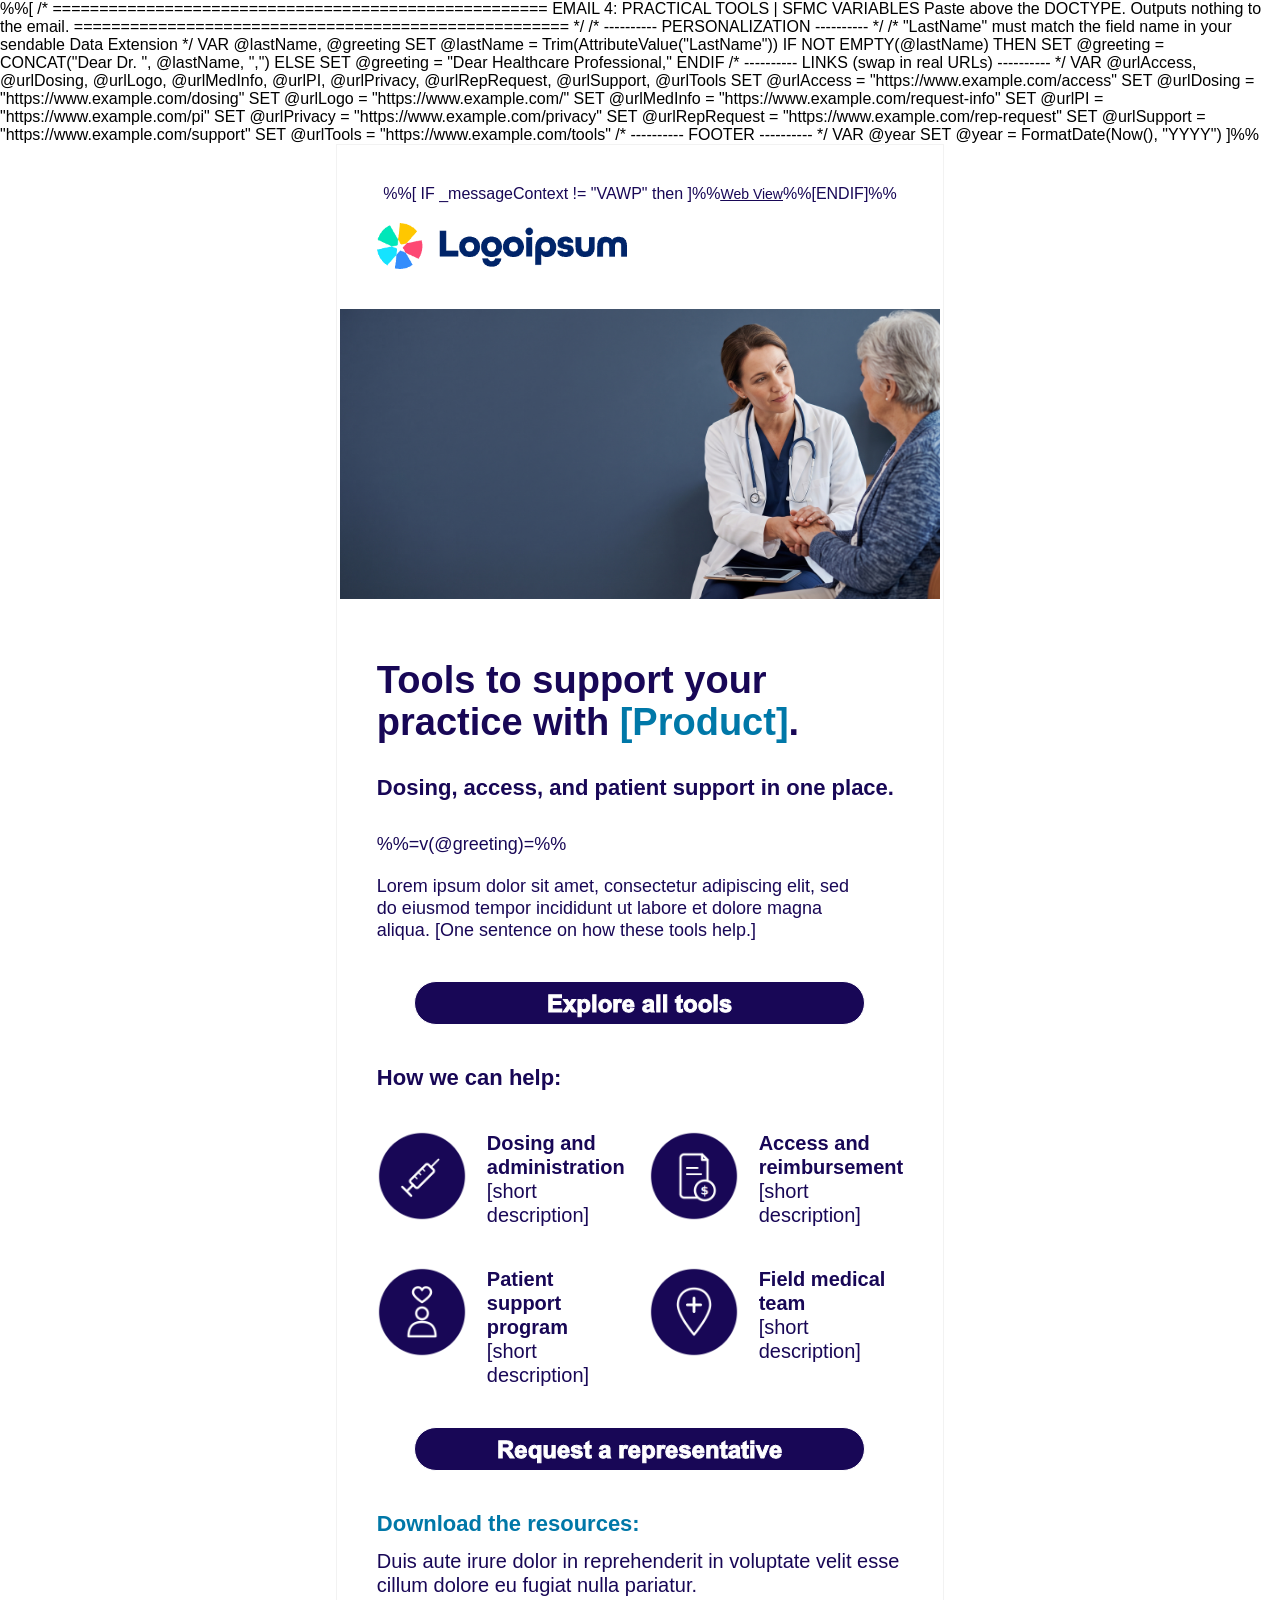
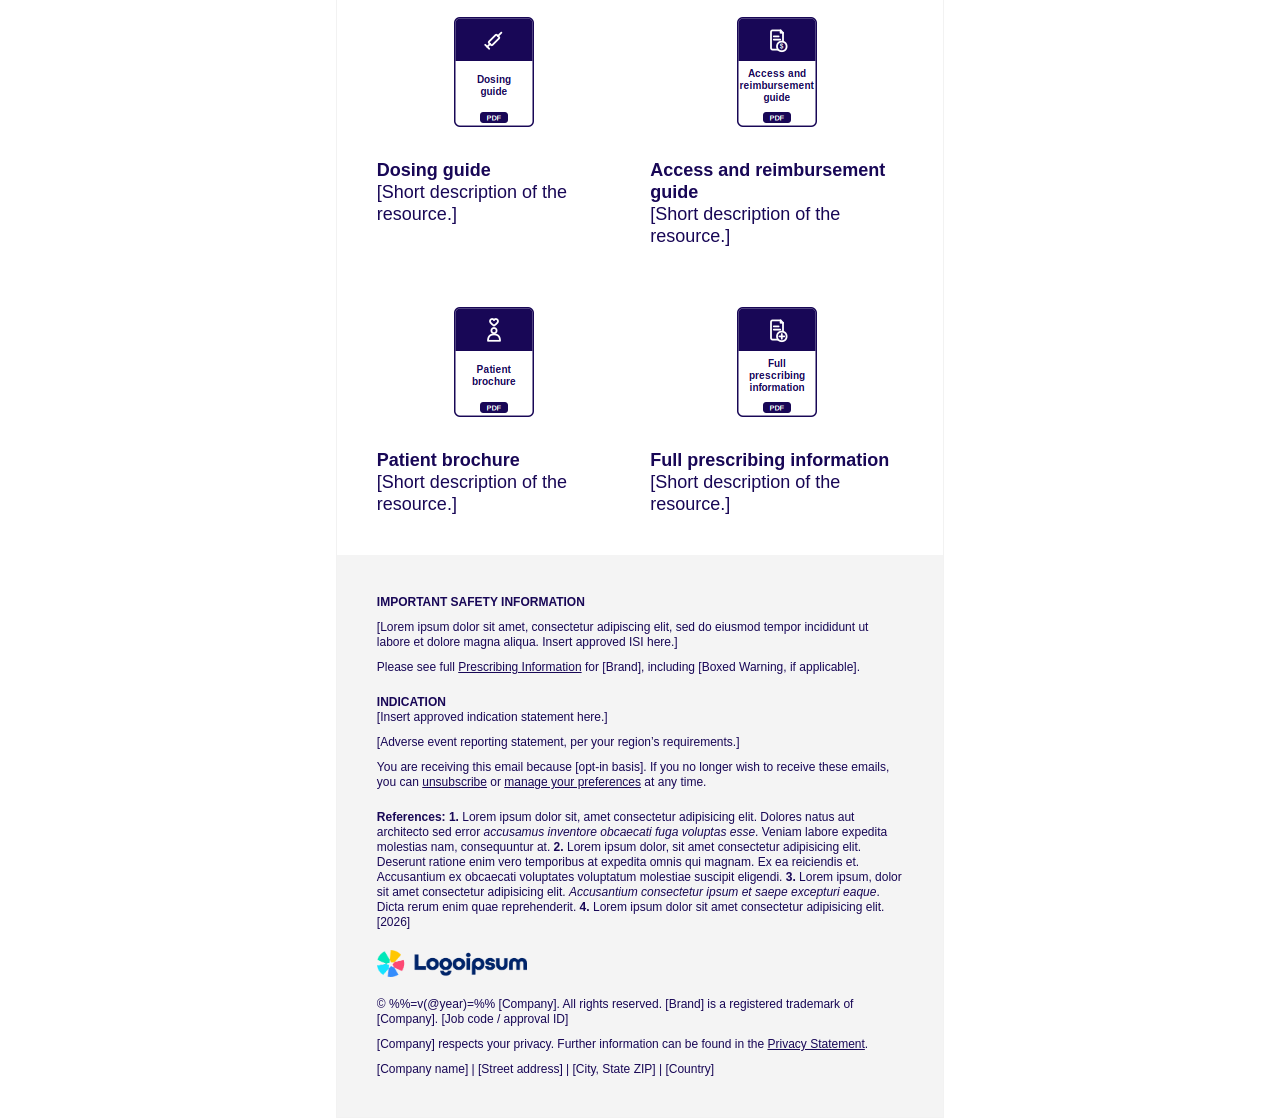
<file: email-4/email-4.html>
%%[
/* =====================================================
   EMAIL 4: PRACTICAL TOOLS  |  SFMC VARIABLES
   Paste above the DOCTYPE. Outputs nothing to the email.
   ===================================================== */

/* ---------- PERSONALIZATION ---------- */
/* "LastName" must match the field name in your sendable Data Extension */
VAR @lastName, @greeting
SET @lastName = Trim(AttributeValue("LastName"))

IF NOT EMPTY(@lastName) THEN
  SET @greeting = CONCAT("Dear Dr. ", @lastName, ",")
ELSE
  SET @greeting = "Dear Healthcare Professional,"
ENDIF

/* ---------- LINKS (swap in real URLs) ---------- */
VAR @urlAccess, @urlDosing, @urlLogo, @urlMedInfo, @urlPI, @urlPrivacy, @urlRepRequest, @urlSupport, @urlTools
SET @urlAccess     = "https://www.example.com/access"
SET @urlDosing     = "https://www.example.com/dosing"
SET @urlLogo       = "https://www.example.com/"
SET @urlMedInfo    = "https://www.example.com/request-info"
SET @urlPI         = "https://www.example.com/pi"
SET @urlPrivacy    = "https://www.example.com/privacy"
SET @urlRepRequest = "https://www.example.com/rep-request"
SET @urlSupport    = "https://www.example.com/support"
SET @urlTools      = "https://www.example.com/tools"

/* ---------- FOOTER ---------- */
VAR @year
SET @year = FormatDate(Now(), "YYYY")
]%%

<!DOCTYPE html PUBLIC "-//W3C//DTD XHTML 1.0 Transitional//EN" "http://www.w3.org/TR/xhtml1/DTD/xhtml1-transitional.dtd">
<html xmlns="http://www.w3.org/1999/xhtml" xmlns:v="urn:schemas-microsoft-com:vml" xmlns:o="urn:schemas-microsoft-com:office:office" xml:lang="en" lang="en">
  <head>
    <meta http-equiv="Content-Type" content="text/html; charset=utf-8" />
    <meta name="viewport" content="width=device-width, initial-scale=1, maximum-scale=5"/>
    <meta name="format-detection" content="telephone=no, date=no, address=no, email=no" />
    <!--<meta name='x-apple-disable-message-reformatting'>-->
    <title>[Brand]: Resources to Support Your Practice</title>
    <!--[if gte mso 9]>
      <style type="text/css">
        label a {
          text-decoration: none;
        }
      </style>
    <![endif]-->
    <style type="text/css">
      li {
        text-align: -webkit-match-parent;
        display: list-item;
      }
      a[href^="x-apple-data-detectors:"] {
        color: inherit;
        text-decoration: inherit;
      }
      body {
        width: 100% !important;
        -webkit-text-size-adjust: 100%;
        -ms-text-size-adjust: 100%;
        margin: 0 !important;
        padding: 0 !important;
        font-family: Arial, sans-serif;
      }
      .ExternalClass p,
      .ExternalClass span,
      .ExternalClass font,
      .ExternalClass td {
        line-height: 100%;
      }
      table {
        border-collapse: collapse;
        mso-table-lspace: 0pt;
        mso-table-rspace: 0pt;
        padding: 0;
      }
      table td {
        border-collapse: collapse;
      }
      #MessageViewBody,
      #MessageWebViewDiv {
        width: 100% !important;
      }
      #MessageViewBody a {
        color: inherit;
        text-decoration: none;
        font-size: inherit;
        font-family: inherit;
        font-weight: inherit;
        line-height: inherit;
      }
    </style>
    <style type="text/css">
      .gmailfix {
        display: none;
        display: none !important;
      }
      .mobile-only{
        display: none;
      }
    </style>
    <style>
      @media only screen and (max-width: 600px) {
        u + .gmail {
          min-width: 330px !important;
        }
        .email-container{
            width: 360px !important;
            margin: auto !important;
        }
        .desktop-only{
            display: none !important;
        }
        .mobile-only{
            display:block;
        }
        .mobile-padding{
          padding: 0px 30px !important;
        }
        .mobile-side-padding{
            padding-left: 30px !important;
            padding-right: 30px !important;
        }
        .mobile-top-small-padding{
            padding-top: 12px !important;
        }
        .no-margin-padding{
          margin-right: 0 !important;
        }
        .mobile-btm-padding{
          padding-bottom: 40px !important;
        }
        .stack-on-mobile{
            display:inline-block;
            margin: 0 auto !important;
            width: 100% !important; 
            box-sizing: border-box;
        }
        .mobile-full-img{
            width: 100% !important;
        }
        .no-margin-right{
          margin-right: 0 !important;
        }
      }
    </style>
    <!--[if (mso)|(mso 16)]>
      <xml>
        <o:OfficeDocumentSettings>
          <o:AllowPNG /> <o:PixelsPerInch>96</o:PixelsPerInch>
        </o:OfficeDocumentSettings>
      </xml>
    <![endif]-->
  </head>
  <body class="gmail">
    <!-- PRE-HEADER -->
    <div style="display: none; mso-hide: all; width: 0px; height: 0px; max-width: 0px; max-height: 0px; font-size: 0px; line-height: 0px;">
        Dosing guides, access support, and patient resources for [Product]. &nbsp;&zwnj;&nbsp;&zwnj;&nbsp;&zwnj;&nbsp;&zwnj;&nbsp;&zwnj;&nbsp;&zwnj;&nbsp;&zwnj;&nbsp;&zwnj;&nbsp;&zwnj;&nbsp;&zwnj;&nbsp;&zwnj;&nbsp;&zwnj;&nbsp;&zwnj;&nbsp;&zwnj;&nbsp;&zwnj;&nbsp;&zwnj;&nbsp;&zwnj;&nbsp;&zwnj;&nbsp;&zwnj;&nbsp;&zwnj;&nbsp;&zwnj;&nbsp;&zwnj;&nbsp;&zwnj;&nbsp;&zwnj;&nbsp;&zwnj;&nbsp;&zwnj;&nbsp;&zwnj;&nbsp;&zwnj;&nbsp;&zwnj;&nbsp;&zwnj;&nbsp;&zwnj;&nbsp;&zwnj;&nbsp;&zwnj;&nbsp;&zwnj;&nbsp;&zwnj;&nbsp;&zwnj;&nbsp;&zwnj;&nbsp;&zwnj;&nbsp;&zwnj;&nbsp;&zwnj;&nbsp;&zwnj;&nbsp;&zwnj;&nbsp;&zwnj;&nbsp;&zwnj;&nbsp;&zwnj;&nbsp;&zwnj;&nbsp;&zwnj;&nbsp;&zwnj;&nbsp;&zwnj;&nbsp;&zwnj;&nbsp;&zwnj;&nbsp;&zwnj;&nbsp;&zwnj;&nbsp;&zwnj;&nbsp;&zwnj;&nbsp;&zwnj;&nbsp;&zwnj;&nbsp;&zwnj;&nbsp;&zwnj;&nbsp;&zwnj;&nbsp;&zwnj;&nbsp;&zwnj;&nbsp;&zwnj;&nbsp;&zwnj;&nbsp;&zwnj;&nbsp;&zwnj;&nbsp;&zwnj;&nbsp;&zwnj;&nbsp;&zwnj;&nbsp;&zwnj;&nbsp;&zwnj;&nbsp;&zwnj;&nbsp;&zwnj;&nbsp;&zwnj;&nbsp;&zwnj;&nbsp;&zwnj;&nbsp;&zwnj;&nbsp;&zwnj;&nbsp;&zwnj;&nbsp;&zwnj;&nbsp;&zwnj;&nbsp;&zwnj;&nbsp;&zwnj;&nbsp;&zwnj;&nbsp;&zwnj;&nbsp;&zwnj;&nbsp;&zwnj;&nbsp;&zwnj;&nbsp;&zwnj;&nbsp;&zwnj;&nbsp;&zwnj;&nbsp;&zwnj;&nbsp;&zwnj;&nbsp;&zwnj;&nbsp;&zwnj;&nbsp;&zwnj;&nbsp;&zwnj;&nbsp;&zwnj;&nbsp;&zwnj;&nbsp;&zwnj;&nbsp;&zwnj;&nbsp;&zwnj;&nbsp;&zwnj;&nbsp;&zwnj;&nbsp;&zwnj;&nbsp;&zwnj;&nbsp;&zwnj;&nbsp;&zwnj;
    </div>
    <table role="presentation" width="600" border="0" align="center" cellpadding="0" cellspacing="0" style="background-color: #FFFFFF;border: 1px solid #f2f2f2" class="email-container">
      <!-- WEB VIEW + LOGO -->
      <tr>
        <td style="padding: 40px 40px 40px; color: #180756 !important;" class="mobile-side-padding">
          <p style="margin: 0px 0 20px; text-align: center;">%%[ IF _messageContext != "VAWP" then ]%%<span style="color: #180756;"><span style="font-size: 14px; line-height: 18px;"><a style="color: #180756;" href="%%view_email_url%%" alias="VAWP" target="_blank"><span style="color: #180756;"><u>Web View</u></span></a></span></span>%%[ENDIF]%%</p>
          <a href="%%=RedirectTo(@urlLogo)=%%" alias="top-logo" style="text-decoration:none;" target="_blank">
            <img src="./images/logoipsum-410.png" alt="[Brand] logo" style="width:250px; display:block;" width="250" border="0"/>
          </a>
        </td>
      </tr>
      <!-- /WEB VIEW + LOGO -->
      <!-- HERO -->
      <tr>
        <td align="center" style="padding: 0px 0 0;">
          <a href="%%=RedirectTo(@urlTools)=%%" alias="header-link" style="text-decoration:none;" target="_blank">
            <img src="./images/header.jpg" width="600" alt='Hero image: [practice support image]' style="width: 100%; height: auto; max-width: 600px; display: block" border="0"/>
          </a>
        </td>
      </tr>
      <!-- /HERO -->
      <!-- INTRO TEXT -->
      <tr>
        <td align="center">
          <table role="presentation" width="100%" border="0" cellspacing="0" cellpadding="0">
            <tr>
              <td style="padding: 20px 40px 0px; color: #180756 !important;" class="mobile-side-padding">
                <p style="font-size: 38px; line-height: 42px; color: #180756; font-family: Arial, Helvetica, sans-serif; font-weight:600; margin: 40px 10px 32px 0; " class="no-margin-right">
                  Tools to support your practice with <span style='color: #0078a8'>[Product]</span>.
                </p>
                <p style="font-size: 22px; line-height: 26px; color: #180756; font-family: Arial, Helvetica, sans-serif; margin: 32px 0 32px; font-weight: 700;">
                  Dosing, access, and patient support in one place. 
                </p>
                <p style="font-size: 18px; line-height: 22px; color: #180756; font-family: Arial, Helvetica, sans-serif; margin: 0 0 20px;">
                    %%=v(@greeting)=%%
                </p>
                <p style="font-size: 18px; line-height: 22px; color: #180756; font-family: Arial, Helvetica, sans-serif; margin: 0 40px 40px 0;" class="no-margin-padding">
                  Lorem ipsum dolor sit amet, consectetur adipiscing elit, sed do eiusmod tempor incididunt ut labore et dolore magna aliqua. [One sentence on how these tools help.]
                </p>
              </td>
            </tr>
            <tr>
              <td style="text-align:center; padding: 0 40px;" class="mobile-side-padding">
                <a href="%%=RedirectTo(@urlTools)=%%" alias="explore-tools-btn" style="text-decoration:none;" target="_blank">
                  <img src="./images/btn-explore.png" alt="Button: Explore all tools" width="451" style="padding: 0px 0 0; width:451px; display:inline-block;" class="mobile-full-img" border="0" />
                </a>
              </td>
            </tr>
            <tr>
              <td style="padding: 0 40px;" class="mobile-side-padding">    
                <p style="font-size: 22px; line-height: 26px; color: #180756; font-family: Arial, Helvetica, sans-serif; margin: 40px 0 0px; font-weight: 700;">
                    How we can help:
                </p>
              </td>
            </tr>
          </table>
        </td>
      </tr>    
      <!-- /INTRO TEXT -->
      <!-- TWO COLUMN ICON/TEXT SECTION -->
      <tr>
        <td align="center">
          <table role="presentation" width="100%" border="0" cellspacing="0" cellpadding="0">
            <tr>
              <td style="padding: 20px 12px 0px 40px; color: #180756 !important;" class="stack-on-mobile mobile-padding" valign="top">
                <table role="presentation" width="100%" border="0" cellspacing="0" cellpadding="0">
                  <tr>
                    <td style="padding: 20px 0px 20px 0px;" valign="top" >
                      <a href="%%=RedirectTo(@urlDosing)=%%" alias="dosing-icon" style="text-decoration:none;" target="_blank">
                        <img src="./images/icon-1.png" alt="Icon: Dosing" style="display:block" width="90" border="0" />
                      </a>
                    </td>
                    <td style="padding: 20px 0px 20px 20px;" valign="top" >
                      <p style="font-size: 20px; line-height: 24px; color: #180756; font-family: Arial, Helvetica, sans-serif; margin: 0 0 0px; ">
                        <span style="font-weight:700;">Dosing and administration</span><br/>[short description]
                      </p>
                    </td>
                  </tr>
                </table>
              </td>
              <td style="padding: 20px 40px 0px 12px; color: #180756 !important; " class="stack-on-mobile mobile-padding" valign="top">
                <table role="presentation" width="100%" border="0" cellspacing="0" cellpadding="0">
                  <tr>
                    <td style="padding: 20px 0px 20px 0px;"  valign="top">
                      <a href="%%=RedirectTo(@urlAccess)=%%" alias="access-icon" style="text-decoration:none;" target="_blank">
                        <img src="./images/icon-2.png" alt="Icon: Access" style="display:block" width="90" border="0"/>
                      </a>
                    </td>
                    <td style="padding: 20px 0px 20px 20px;" valign="top" >
                      <p style="font-size: 20px; line-height: 24px; color: #180756; font-family: Arial, Helvetica, sans-serif; margin: 0 0 0px; ">
                        <span style="font-weight:700;">Access and reimbursement</span><br/>[short description]
                      </p>
                    </td>
                  </tr>
                </table>
              </td>
            </tr>
            <tr>
              <td style="padding: 0px 12px 20px 40px; color: #180756 !important;" class="stack-on-mobile mobile-padding" valign="top">
                <table role="presentation" width="100%" border="0" cellspacing="0" cellpadding="0">
                  <tr>
                    <td style="padding: 20px 0px 20px 0px;" valign="top" >
                      <a href="%%=RedirectTo(@urlSupport)=%%" alias="support-icon" style="text-decoration:none;" target="_blank">
                        <img src="./images/icon-3.png" alt="Icon: Patient support" style="display:block" width="90" border="0"/>
                      </a>
                    </td>
                    <td style="padding: 20px 0px 20px 20px;" valign="top" >
                      <p style="font-size: 20px; line-height: 24px; color: #180756; font-family: Arial, Helvetica, sans-serif; margin: 0 0 0px; ">
                        <span style="font-weight:700;">Patient support program</span><br/>[short description]
                      </p>
                    </td>
                  </tr>
                </table>
              </td>
              <td style="padding: 0px 40px 20px 12px; color: #180756 !important;" class="stack-on-mobile mobile-padding" valign="top">
                <table role="presentation" width="100%" border="0" cellspacing="0" cellpadding="0">
                  <tr>
                    <td style="padding: 20px 0px 20px 0px;" valign="top">
                      <a href="%%=RedirectTo(@urlMedInfo)=%%" alias="medical-team-icon" style="text-decoration:none;" target="_blank">
                        <img src="./images/icon-4.png" alt="Icon: Medical team" style="display:block" width="90" border="0"/>
                      </a>
                    </td>
                    <td style="padding: 20px 0px 20px 20px;" valign="top" >
                      <p style="font-size: 20px; line-height: 24px; color: #180756; font-family: Arial, Helvetica, sans-serif; margin: 0 0 0px; ">
                        <span style="font-weight:700;">Field medical team</span><br/>[short description]
                      </p>
                    </td>
                  </tr>
                </table>
              </td>
            </tr>
          </table>
        </td>
      </tr>
      <!-- /TWO COLUMN ICON/TEXT SECTION -->
      
      <!-- SECOND BTN + COPY -->
      <tr>
        <td align="center">
          <table role="presentation" width="100%" border="0" cellspacing="0" cellpadding="0">
            <tr>
              <td style="text-align:center; padding: 0 40px;" class="mobile-side-padding">
                <a href="%%=RedirectTo(@urlRepRequest)=%%" alias="request-rep-btn" style="text-decoration:none;" target="_blank">
                  <img src="./images/btn-requestRep.png" alt="Button: Request a representative visit" width="451" style="padding: 0px 0 0; width:451px; display:inline-block;" class="mobile-full-img" border="0" />
                </a>
              </td>
            </tr>
            <tr>
              <td style="padding: 0 40px;" class="mobile-side-padding">    
                <p style="font-size: 22px; line-height: 26px; color: #0078a8; font-family: Arial, Helvetica, sans-serif; margin: 40px 0 12px; font-weight: 700;">
                  Download the resources:
                </p>
                <p style="font-size: 20px; line-height: 24px; color: #180756; font-family: Arial, Helvetica, sans-serif; margin: 0 0 0px; ">
                  Duis aute irure dolor in reprehenderit in voluptate velit esse cillum dolore eu fugiat nulla pariatur.
                </p>
              </td>
            </tr>
          </table>
        </td>
      </tr> 
      <!-- /SECOND BTN + COPY -->
      <!-- RESOURCES SECTION -->
      <tr>
        <td align="center">
          <table role="presentation" width="100%" border="0" cellspacing="0" cellpadding="0">
            <tr>
              <td style="padding: 20px 20px 20px 40px; color: #180756 !important;" class="stack-on-mobile mobile-padding mobile-top-small-padding" valign="top">
                <table role="presentation" width="100%" border="0" cellspacing="0" cellpadding="0">
                  <tr>
                    <td style="padding: 0px 0px 0px 0px; text-align:center;" valign="bottom">
                      <a href="%%=RedirectTo(@urlDosing)=%%" alias="dosing-guide-pdf" style="text-decoration:none;" target="_blank">
                        <img src="./images/thumb-1.png" alt="PDF icon -- Dosing guide" style="display:inline-block" width="80" border="0"/>
                      </a>
                    </td>
                  </tr>
                  <tr>
                    <td style="padding: 32px 0px 0px 0px;" valign="top" class="mobile-top-small-padding">
                      <p style="font-size: 18px; line-height: 22px; color: #180756; font-family: Arial, Helvetica, sans-serif; margin: 0 0 20px; ">
                        <span style="font-weight:700;">Dosing guide</span> <br/>
                        [Short description of the resource.]
                      </p>
                    </td>
                  </tr>
                </table>
              </td>
              <td style="padding: 20px 40px 20px 20px; color: #180756 !important;" class="stack-on-mobile mobile-padding" valign="top">
                <table role="presentation" width="100%" border="0" cellspacing="0" cellpadding="0">
                  <tr>
                    <td style="padding: 0px 0px 0px 0px; text-align:center;" valign="bottom">
                      <a href="%%=RedirectTo(@urlAccess)=%%" alias="access-guide-pdf" style="text-decoration:none;" target="_blank">
                        <img src="./images/thumb-2.png" alt="PDF icon -- Access and reimbursement guide" style="display:inline-block" width="80" border="0"/>
                      </a>
                    </td>
                  </tr>
                  <tr>
                    <td style="padding: 32px 0px 0px 0px;" valign="top" class="mobile-top-small-padding">
                      <p style="font-size: 18px; line-height: 22px; color: #180756; font-family: Arial, Helvetica, sans-serif; margin: 0 0 20px; ">
                        <span style="font-weight:700;">Access and reimbursement guide</span> <br/>
                        [Short description of the resource.]
                      </p>
                    </td>
                  </tr>
                </table>
              </td>
            </tr>
            <tr>
              <td style="padding: 20px 20px 20px 40px; color: #180756 !important;" class="stack-on-mobile mobile-padding"  valign="top">
                <table role="presentation" width="100%" border="0" cellspacing="0" cellpadding="0">
                  <tr>
                    <td style="padding: 0px 0px 0px 0px; text-align:center;" valign="bottom">
                      <a href="%%=RedirectTo(@urlSupport)=%%" alias="patient-brochure-pdf" style="text-decoration:none;" target="_blank">
                        <img src="./images/thumb-3.png" alt="PDF icon -- Patient brochure"  style="display:inline-block" width="80" border="0"/>
                      </a>
                    </td>
                  </tr>
                  <tr>
                    <td style="padding: 32px 0px 0px 0px;" valign="top" class="mobile-top-small-padding">
                      <p style="font-size: 18px; line-height: 22px; color: #180756; font-family: Arial, Helvetica, sans-serif; margin: 0 0 20px; ">
                        <span style="font-weight:700;">Patient brochure</span> <br/>
                        [Short description of the resource.]
                      </p>
                    </td>
                  </tr>
                </table>
              </td>
              <td style="padding: 20px 40px 20px 20px; color: #180756 !important;" class="stack-on-mobile mobile-padding mobile-btm-padding"  valign="top">
                <table role="presentation" width="100%" border="0" cellspacing="0" cellpadding="0">
                  <tr>
                    <td style="padding: 0px 0px 0px 0px; text-align:center;" valign="bottom">
                      <a href="%%=RedirectTo(@urlPI)=%%" alias="pi-tile-pdf" style="text-decoration:none;" target="_blank">
                        <img src="./images/thumb-4.png" alt="PDF icon -- Full prescribing information" style="display:inline-block" width="80" border="0"/>
                      </a>
                    </td>
                  </tr>
                  <tr>
                    <td style="padding: 32px 0px 0px 0px;" valign="top" class="mobile-top-small-padding">
                      <p style="font-size: 18px; line-height: 22px; color: #180756; font-family: Arial, Helvetica, sans-serif; margin: 0 0 20px; ">
                        <span style="font-weight:700;">Full prescribing information</span> <br/>
                        [Short description of the resource.]
                      </p>
                    </td>
                  </tr>
                </table>
              </td>
            </tr>
          </table>
        </td>
      </tr>
      <!-- /RESOURCES SECTION -->
      
      <!-- FOOTER -->
      <tr>
        <td style="padding: 40px 40px 40px; background-color: #F4F4F4" class="mobile-side-padding">
            <p style="font-family: Arial, Helvetica, sans-serif; font-size: 12px !important; line-height: 15px !important; font-weight: normal !important; color: #180756; margin: 0 !important; padding: 0px 0 0; ">
                <b>IMPORTANT SAFETY INFORMATION</b>
            </p>
            <p style="font-family: Arial, Helvetica, sans-serif; font-size: 12px !important; line-height: 15px !important; font-weight: normal !important; color: #180756; margin: 0 !important; padding: 10px 0 0; ">
                [Lorem ipsum dolor sit amet, consectetur adipiscing elit, sed do eiusmod tempor incididunt ut labore et dolore magna aliqua. Insert approved ISI here.]
            </p>
            <p style="font-family: Arial, Helvetica, sans-serif; font-size: 12px !important; line-height: 15px !important; font-weight: normal !important; color: #180756; margin: 0 !important; padding: 10px 0 0; ">
                Please see full <a href="%%=RedirectTo(@urlPI)=%%" alias="pi-link" target="_blank" style="color: #180756; text-decoration: underline">Prescribing Information</a> for [Brand], including [Boxed Warning, if applicable].
            </p>
            <p style="font-family: Arial, Helvetica, sans-serif; font-size: 12px !important; line-height: 15px !important; font-weight: normal !important; color: #180756; margin: 0 !important; padding: 20px 0 0; ">
                <b>INDICATION</b><br/>[Insert approved indication statement here.]
            </p>
            <p style="font-family: Arial, Helvetica, sans-serif; font-size: 12px !important; line-height: 15px !important; font-weight: normal !important; color: #180756; margin: 0 !important; padding: 10px 0 0; ">
                [Adverse event reporting statement, per your region’s requirements.]
            </p>
            <p style="font-family: Arial, Helvetica, sans-serif; font-size: 12px !important; line-height: 15px !important; font-weight: normal !important; color: #180756; margin: 0 !important; padding: 10px 0 0; ">
                You are receiving this email because [opt-in basis]. If you no longer wish to receive these emails, you can <a href="%%unsub_center_url%%" target="_blank" style="color: #180756; text-decoration: underline">unsubscribe</a> or <a href="%%profile_center_url%%" target="_blank" style="color: #180756; text-decoration: underline">manage your preferences</a> at any time.
            </p>
            <p style="font-family: Arial, Helvetica, sans-serif; font-size: 12px !important; line-height: 15px !important; font-weight: normal !important; color: #180756; margin: 0 !important; padding: 20px 0 20px; ">
                <span style="font-weight: 700;">References: 1.</span> Lorem ipsum dolor sit, amet consectetur adipisicing elit. Dolores natus aut architecto sed error <em>accusamus inventore obcaecati fuga voluptas esse</em>. Veniam labore expedita molestias nam, consequuntur at. <span style="font-weight: 700;">2.</span> Lorem ipsum dolor, sit amet consectetur adipisicing elit. Deserunt ratione enim vero temporibus at expedita omnis qui magnam. Ex ea reiciendis et. Accusantium ex obcaecati voluptates voluptatum molestiae suscipit eligendi. <span style="font-weight: 700;">3.</span> Lorem ipsum, dolor sit amet consectetur adipisicing elit. <em>Accusantium consectetur ipsum et saepe excepturi eaque</em>. Dicta rerum enim quae reprehenderit. <span style="font-weight: 700;">4.</span> Lorem ipsum dolor sit amet consectetur adipisicing elit. [2026]
            </p>
            <a href="%%=RedirectTo(@urlLogo)=%%" alias="footer-logo" style="text-decoration:none;" target="_blank">
              <img src="./images/logoipsum-410.png" alt="[Brand] logo" style="width:150px; display:block;" width="150" border="0"/>
            </a>
            <p style="font-family: Arial, Helvetica, sans-serif; font-size: 12px !important; line-height: 15px !important; font-weight: normal !important; color: #180756; margin: 0 !important; padding: 20px 0 0; ">
                &copy; %%=v(@year)=%% [Company]. All rights reserved. [Brand] is a registered trademark of [Company]. [Job code / approval ID]
            </p>
            <p style="font-family: Arial, Helvetica, sans-serif; font-size: 12px !important; line-height: 15px !important; font-weight: normal !important; color: #180756; margin: 0 !important; padding: 10px 0 0; ">
                [Company] respects your privacy. Further information can be found in the <a href="%%=RedirectTo(@urlPrivacy)=%%" alias="privacy" target="_blank" style="color: #180756; text-decoration: underline">Privacy Statement</a>.
            </p>
            <p style="font-family: Arial, Helvetica, sans-serif; font-size: 12px !important; line-height: 15px !important; font-weight: normal !important; color: #180756; margin: 0 !important; padding: 10px 0 0; ">
                [Company name] | [Street address] | [City, State ZIP] | [Country]
            </p>
        </td>
      </tr>
      <!-- /FOOTER -->
    </table>
  </body>
</html>
</file>
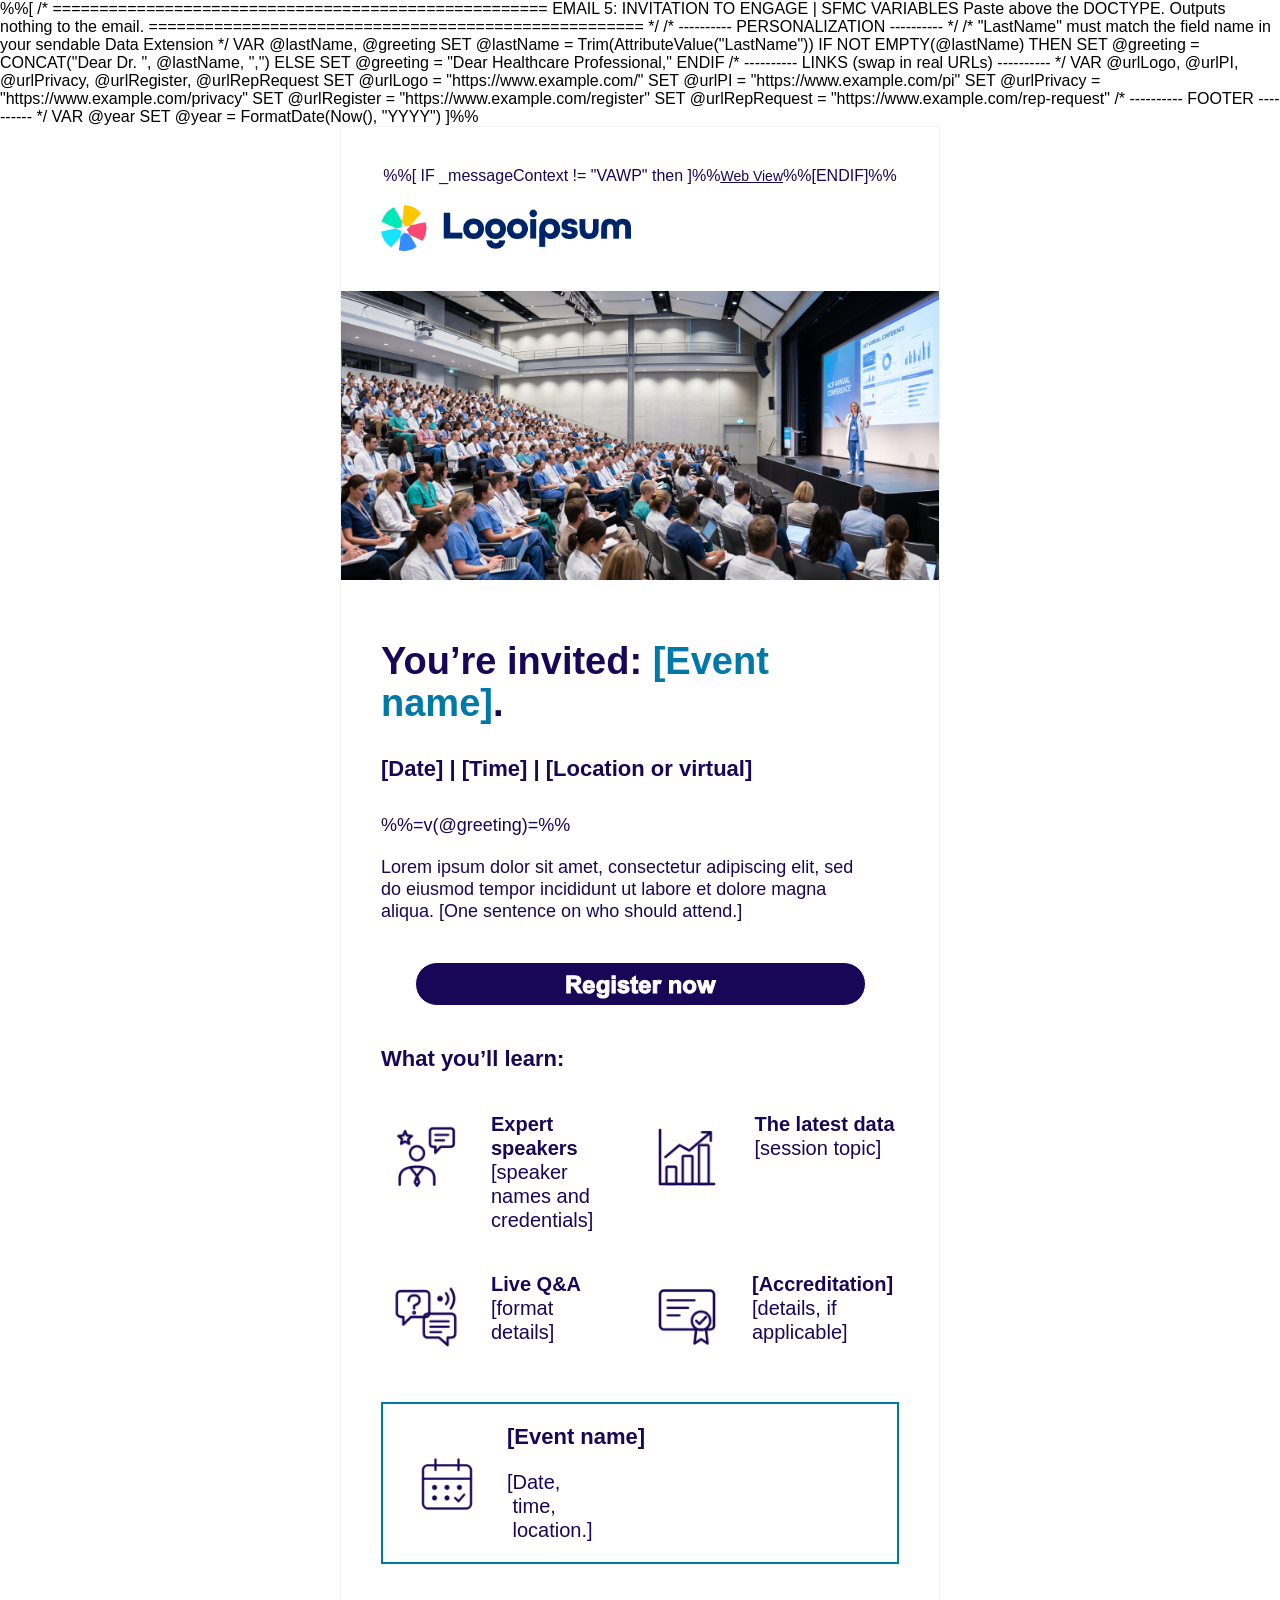
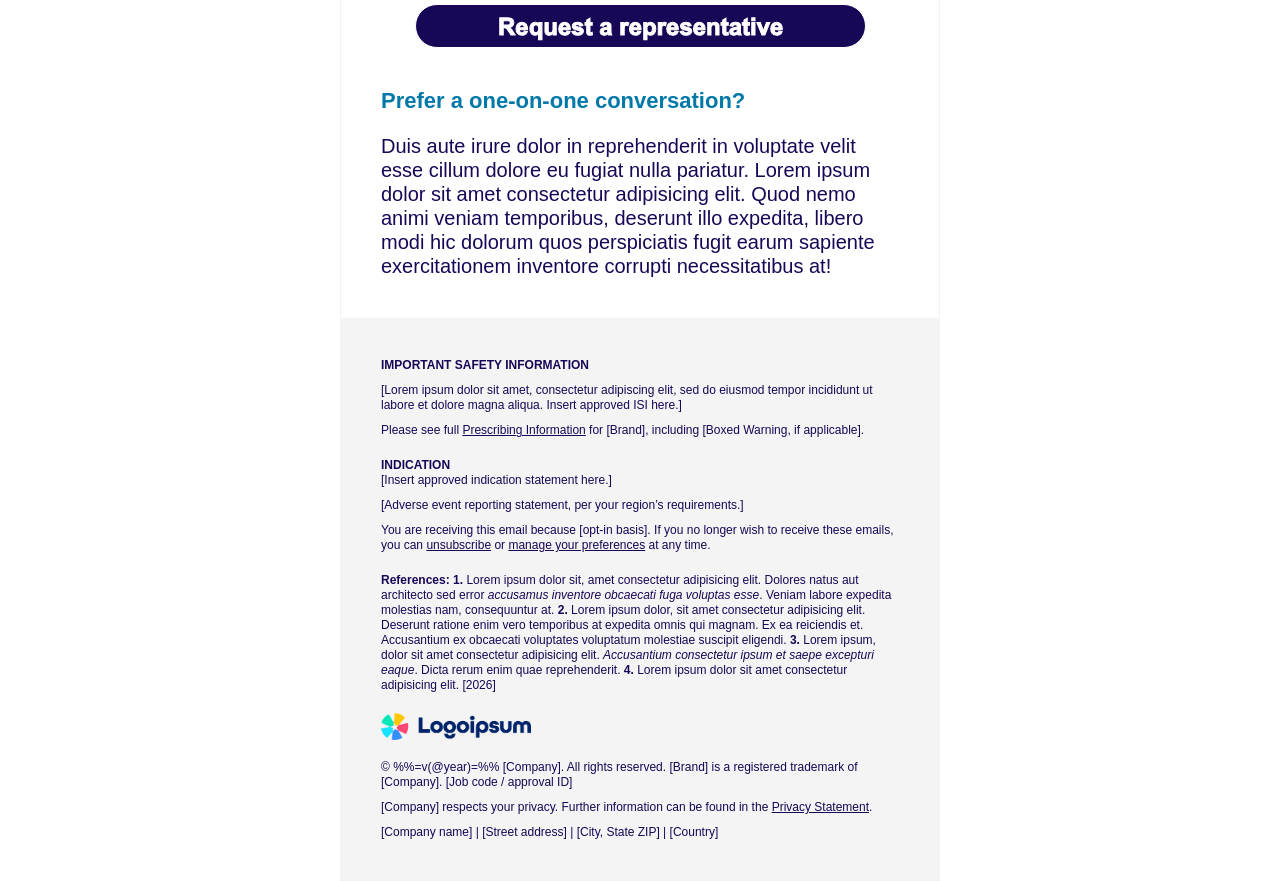
<file: email-5/email-5.html>
%%[
/* =====================================================
   EMAIL 5: INVITATION TO ENGAGE  |  SFMC VARIABLES
   Paste above the DOCTYPE. Outputs nothing to the email.
   ===================================================== */

/* ---------- PERSONALIZATION ---------- */
/* "LastName" must match the field name in your sendable Data Extension */
VAR @lastName, @greeting
SET @lastName = Trim(AttributeValue("LastName"))

IF NOT EMPTY(@lastName) THEN
  SET @greeting = CONCAT("Dear Dr. ", @lastName, ",")
ELSE
  SET @greeting = "Dear Healthcare Professional,"
ENDIF

/* ---------- LINKS (swap in real URLs) ---------- */
VAR @urlLogo, @urlPI, @urlPrivacy, @urlRegister, @urlRepRequest
SET @urlLogo       = "https://www.example.com/"
SET @urlPI         = "https://www.example.com/pi"
SET @urlPrivacy    = "https://www.example.com/privacy"
SET @urlRegister   = "https://www.example.com/register"
SET @urlRepRequest = "https://www.example.com/rep-request"

/* ---------- FOOTER ---------- */
VAR @year
SET @year = FormatDate(Now(), "YYYY")
]%%

<!DOCTYPE html PUBLIC "-//W3C//DTD XHTML 1.0 Transitional//EN" "http://www.w3.org/TR/xhtml1/DTD/xhtml1-transitional.dtd">
<html xmlns="http://www.w3.org/1999/xhtml" xmlns:v="urn:schemas-microsoft-com:vml" xmlns:o="urn:schemas-microsoft-com:office:office" xml:lang="en" lang="en">
  <head>
    <meta http-equiv="Content-Type" content="text/html; charset=utf-8" />
    <meta name="viewport" content="width=device-width, initial-scale=1, maximum-scale=5"/>
    <meta name="format-detection" content="telephone=no, date=no, address=no, email=no" />
    <!--<meta name='x-apple-disable-message-reformatting'>-->
    <title>[Brand]: You’re Invited</title>
    <!--[if gte mso 9]>
      <style type="text/css">
        label a {
          text-decoration: none;
        }
      </style>
    <![endif]-->
    <style type="text/css">
      li {
        text-align: -webkit-match-parent;
        display: list-item;
      }
      a[href^="x-apple-data-detectors:"] {
        color: inherit;
        text-decoration: inherit;
      }
      body {
        width: 100% !important;
        -webkit-text-size-adjust: 100%;
        -ms-text-size-adjust: 100%;
        margin: 0 !important;
        padding: 0 !important;
        font-family: Arial, sans-serif;
      }
      .ExternalClass p,
      .ExternalClass span,
      .ExternalClass font,
      .ExternalClass td {
        line-height: 100%;
      }
      table {
        border-collapse: collapse;
        mso-table-lspace: 0pt;
        mso-table-rspace: 0pt;
        padding: 0;
      }
      table td {
        border-collapse: collapse;
      }
      #MessageViewBody,
      #MessageWebViewDiv {
        width: 100% !important;
      }
      #MessageViewBody a {
        color: inherit;
        text-decoration: none;
        font-size: inherit;
        font-family: inherit;
        font-weight: inherit;
        line-height: inherit;
      }
    </style>
    <style type="text/css">
      .gmailfix {
        display: none;
        display: none !important;
      }
      .mobile-only{
        display: none;
      }
    </style>
    <style>
      @media only screen and (max-width: 600px) {
        u + .gmail {
          min-width: 330px !important;
        }
        .email-container{
            width: 360px !important;
            margin: auto !important;
        }
        .desktop-only{
            display: none !important;
        }
        .mobile-only{
            display:block;
        }
        .mobile-padding{
          padding: 0px 30px !important;
        }
        .mobile-side-padding{
            padding-left: 30px !important;
            padding-right: 30px !important;
        }
        .mobile-top-small-padding{
            padding-top: 12px !important;
        }
        .no-margin-padding{
          margin-right: 0 !important;
        }
        .mobile-btm-padding{
          padding-bottom: 40px !important;
        }
        .stack-on-mobile{
            display:inline-block;
            margin: 0 auto !important;
            width: 100% !important; 
            box-sizing: border-box;
        }
        .mobile-full-img{
            width: 100% !important;
        }
        .no-margin-right{
          margin-right: 0 !important;
        }
      }
    </style>
    <!--[if (mso)|(mso 16)]>
      <xml>
        <o:OfficeDocumentSettings>
          <o:AllowPNG /> <o:PixelsPerInch>96</o:PixelsPerInch>
        </o:OfficeDocumentSettings>
      </xml>
    <![endif]-->
  </head>
  <body class="gmail">
    <!-- PRE-HEADER -->
    <div style="display: none; mso-hide: all; width: 0px; height: 0px; max-width: 0px; max-height: 0px; font-size: 0px; line-height: 0px;">
        Join us for [event name] on [date]. &nbsp;&zwnj;&nbsp;&zwnj;&nbsp;&zwnj;&nbsp;&zwnj;&nbsp;&zwnj;&nbsp;&zwnj;&nbsp;&zwnj;&nbsp;&zwnj;&nbsp;&zwnj;&nbsp;&zwnj;&nbsp;&zwnj;&nbsp;&zwnj;&nbsp;&zwnj;&nbsp;&zwnj;&nbsp;&zwnj;&nbsp;&zwnj;&nbsp;&zwnj;&nbsp;&zwnj;&nbsp;&zwnj;&nbsp;&zwnj;&nbsp;&zwnj;&nbsp;&zwnj;&nbsp;&zwnj;&nbsp;&zwnj;&nbsp;&zwnj;&nbsp;&zwnj;&nbsp;&zwnj;&nbsp;&zwnj;&nbsp;&zwnj;&nbsp;&zwnj;&nbsp;&zwnj;&nbsp;&zwnj;&nbsp;&zwnj;&nbsp;&zwnj;&nbsp;&zwnj;&nbsp;&zwnj;&nbsp;&zwnj;&nbsp;&zwnj;&nbsp;&zwnj;&nbsp;&zwnj;&nbsp;&zwnj;&nbsp;&zwnj;&nbsp;&zwnj;&nbsp;&zwnj;&nbsp;&zwnj;&nbsp;&zwnj;&nbsp;&zwnj;&nbsp;&zwnj;&nbsp;&zwnj;&nbsp;&zwnj;&nbsp;&zwnj;&nbsp;&zwnj;&nbsp;&zwnj;&nbsp;&zwnj;&nbsp;&zwnj;&nbsp;&zwnj;&nbsp;&zwnj;&nbsp;&zwnj;&nbsp;&zwnj;&nbsp;&zwnj;&nbsp;&zwnj;&nbsp;&zwnj;&nbsp;&zwnj;&nbsp;&zwnj;&nbsp;&zwnj;&nbsp;&zwnj;&nbsp;&zwnj;&nbsp;&zwnj;&nbsp;&zwnj;&nbsp;&zwnj;&nbsp;&zwnj;&nbsp;&zwnj;&nbsp;&zwnj;&nbsp;&zwnj;&nbsp;&zwnj;&nbsp;&zwnj;&nbsp;&zwnj;&nbsp;&zwnj;&nbsp;&zwnj;&nbsp;&zwnj;&nbsp;&zwnj;&nbsp;&zwnj;&nbsp;&zwnj;&nbsp;&zwnj;&nbsp;&zwnj;&nbsp;&zwnj;&nbsp;&zwnj;&nbsp;&zwnj;&nbsp;&zwnj;&nbsp;&zwnj;&nbsp;&zwnj;&nbsp;&zwnj;&nbsp;&zwnj;&nbsp;&zwnj;&nbsp;&zwnj;&nbsp;&zwnj;&nbsp;&zwnj;&nbsp;&zwnj;&nbsp;&zwnj;&nbsp;&zwnj;&nbsp;&zwnj;&nbsp;&zwnj;&nbsp;&zwnj;&nbsp;&zwnj;&nbsp;&zwnj;&nbsp;&zwnj;&nbsp;&zwnj;&nbsp;&zwnj;
    </div>
    <table role="presentation" width="600" border="0" align="center" cellpadding="0" cellspacing="0" style="background-color: #FFFFFF;border: 1px solid #f2f2f2" class="email-container">
      <!-- WEB VIEW + LOGO -->
      <tr>
        <td style="padding: 40px 40px 40px; color: #180756 !important;" class="mobile-side-padding">
          <p style="margin: 0px 0 20px; text-align: center;">%%[ IF _messageContext != "VAWP" then ]%%<span style="color: #180756;"><span style="font-size: 14px; line-height: 18px;"><a style="color: #180756;" href="%%view_email_url%%" alias="VAWP" target="_blank"><span style="color: #180756;"><u>Web View</u></span></a></span></span>%%[ENDIF]%%</p>
          <a href="%%=RedirectTo(@urlLogo)=%%" alias="top-logo" style="text-decoration:none;" target="_blank">
            <img src="./images/logoipsum-410.png" alt="[Brand] logo" style="width:250px; display:block;" width="250" border="0"/>
          </a>
        </td>
      </tr>
      <!-- /WEB VIEW + LOGO -->
      <!-- HERO -->
      <tr>
        <td align="center" style="padding: 0px 0 0;">
          <a href="%%=RedirectTo(@urlRegister)=%%" alias="header-link" style="text-decoration:none;" target="_blank">
            <img src="./images/header.jpg" width="600" alt='Hero image: [event image]' style="width: 100%; height: auto; max-width: 600px; display: block" border="0"/>
          </a>
        </td>
      </tr>
      <!-- /HERO -->
      <!-- INTRO TEXT -->
      <tr>
        <td align="center">
          <table role="presentation" width="100%" border="0" cellspacing="0" cellpadding="0">
            <tr>
              <td style="padding: 20px 40px 0px; color: #180756 !important;" class="mobile-side-padding">
                <p style="font-size: 38px; line-height: 42px; color: #180756; font-family: Arial, Helvetica, sans-serif; font-weight:600; margin: 40px 10px 32px 0; " class="no-margin-right">
                  You’re invited: <span style='color: #0078a8'>[Event name]</span>.
                </p>
                <p style="font-size: 22px; line-height: 26px; color: #180756; font-family: Arial, Helvetica, sans-serif; margin: 32px 0 32px; font-weight: 700;">
                  [Date] | [Time] | [Location or virtual] 
                </p>
                <p style="font-size: 18px; line-height: 22px; color: #180756; font-family: Arial, Helvetica, sans-serif; margin: 0 0 20px;">
                    %%=v(@greeting)=%%
                </p>
                <p style="font-size: 18px; line-height: 22px; color: #180756; font-family: Arial, Helvetica, sans-serif; margin: 0 40px 40px 0;" class="no-margin-padding">
                  Lorem ipsum dolor sit amet, consectetur adipiscing elit, sed do eiusmod tempor incididunt ut labore et dolore magna aliqua. [One sentence on who should attend.]
                </p>
              </td>
            </tr>
            <tr>
              <td style="text-align:center; padding: 0 40px;" class="mobile-side-padding">
                <a href="%%=RedirectTo(@urlRegister)=%%" alias="register-btn" style="text-decoration:none;" target="_blank">
                  <img src="./images/btn-regNow.png" alt="Button: Register now" width="451" style="padding: 0px 0 0; width:451px; display:inline-block;" class="mobile-full-img" border="0" />
                </a>
              </td>
            </tr>
            <tr>
              <td style="padding: 0 40px;" class="mobile-side-padding">    
                <p style="font-size: 22px; line-height: 26px; color: #180756; font-family: Arial, Helvetica, sans-serif; margin: 40px 0 0px; font-weight: 700;">
                    What you’ll learn:
                </p>
              </td>
            </tr>
          </table>
        </td>
      </tr>    
      <!-- /INTRO TEXT -->
      <!-- TWO COLUMN ICON/TEXT SECTION -->
      <tr>
        <td align="center">
          <table role="presentation" width="100%" border="0" cellspacing="0" cellpadding="0">
            <tr>
              <td style="padding: 20px 12px 0px 40px; color: #180756 !important;" class="stack-on-mobile mobile-padding" valign="top">
                <table role="presentation" width="100%" border="0" cellspacing="0" cellpadding="0">
                  <tr>
                    <td style="padding: 20px 0px 20px 0px;" valign="top" >
                      <a href="%%=RedirectTo(@urlRegister)=%%" alias="speakers-icon" style="text-decoration:none;" target="_blank">
                        <img src="./images/icon-1.png" alt="Icon: Speakers" style="display:block" width="90" border="0" />
                      </a>
                    </td>
                    <td style="padding: 20px 0px 20px 20px;" valign="top" >
                      <p style="font-size: 20px; line-height: 24px; color: #180756; font-family: Arial, Helvetica, sans-serif; margin: 0 0 0px; ">
                        <span style="font-weight:700;">Expert speakers</span><br/>[speaker names and credentials]
                      </p>
                    </td>
                  </tr>
                </table>
              </td>
              <td style="padding: 20px 40px 0px 12px; color: #180756 !important; " class="stack-on-mobile mobile-padding" valign="top">
                <table role="presentation" width="100%" border="0" cellspacing="0" cellpadding="0">
                  <tr>
                    <td style="padding: 20px 0px 20px 0px;"  valign="top">
                      <a href="%%=RedirectTo(@urlRegister)=%%" alias="data-icon" style="text-decoration:none;" target="_blank">
                        <img src="./images/icon-2.png" alt="Icon: Data" style="display:block" width="90" border="0"/>
                      </a>
                    </td>
                    <td style="padding: 20px 0px 20px 20px;" valign="top" >
                      <p style="font-size: 20px; line-height: 24px; color: #180756; font-family: Arial, Helvetica, sans-serif; margin: 0 0 0px; ">
                        <span style="font-weight:700;">The latest data</span><br/>[session topic]
                      </p>
                    </td>
                  </tr>
                </table>
              </td>
            </tr>
            <tr>
              <td style="padding: 0px 12px 20px 40px; color: #180756 !important;" class="stack-on-mobile mobile-padding" valign="top">
                <table role="presentation" width="100%" border="0" cellspacing="0" cellpadding="0">
                  <tr>
                    <td style="padding: 20px 0px 20px 0px;" valign="top" >
                      <a href="%%=RedirectTo(@urlRegister)=%%" alias="qa-icon" style="text-decoration:none;" target="_blank">
                        <img src="./images/icon-3.png" alt="Icon: Q&amp;A" style="display:block" width="90" border="0"/>
                      </a>
                    </td>
                    <td style="padding: 20px 0px 20px 20px;" valign="top" >
                      <p style="font-size: 20px; line-height: 24px; color: #180756; font-family: Arial, Helvetica, sans-serif; margin: 0 0 0px; ">
                        <span style="font-weight:700;">Live Q&amp;A</span><br/>[format details]
                      </p>
                    </td>
                  </tr>
                </table>
              </td>
              <td style="padding: 0px 40px 20px 12px; color: #180756 !important;" class="stack-on-mobile mobile-padding" valign="top">
                <table role="presentation" width="100%" border="0" cellspacing="0" cellpadding="0">
                  <tr>
                    <td style="padding: 20px 0px 20px 0px;" valign="top">
                      <a href="%%=RedirectTo(@urlRegister)=%%" alias="accreditation-icon" style="text-decoration:none;" target="_blank">
                        <img src="./images/icon-4.png" alt="Icon: Accreditation" style="display:block" width="90" border="0"/>
                      </a>
                    </td>
                    <td style="padding: 20px 0px 20px 20px;" valign="top" >
                      <p style="font-size: 20px; line-height: 24px; color: #180756; font-family: Arial, Helvetica, sans-serif; margin: 0 0 0px; ">
                        <span style="font-weight:700;">[Accreditation]</span><br/>[details, if applicable]
                      </p>
                    </td>
                  </tr>
                </table>
              </td>
            </tr>
          </table>
        </td>
      </tr>
      <!-- /TWO COLUMN ICON/TEXT SECTION -->
      <!-- CALLOUT SECTION -->
      <tr>
        <td align="center" style="padding: 0px 40px 40px; " class="mobile-side-padding mobile-top-small-padding">
          <table role="presentation" width="100%" border="0" cellspacing="0" cellpadding="0">
            <tr>
              <td style="padding: 20px 24px 20px 24px;border: 2px solid #0078a8;">
                <table role="presentation" width="100%" border="0" cellspacing="0" cellpadding="0">
                  <tr>
                    <td style="padding: 20px 20px 0 0px;" class="stack-on-mobile " valign="top">
                      <a href="%%=RedirectTo(@urlRegister)=%%" alias="callout-icon" style="text-decoration:none;" target="_blank">
                        <img src="./images/icon-5.png" alt="Icon: Calendar" style="display:block" width="80" border="0"/>
                      </a>
                    </td>
                    <td style="padding: 0px 0px 0px 0;" width='80%' class="stack-on-mobile mobile-top-small-padding" valign="top">
                      <p style="font-size: 22px; line-height: 26px; color: #180756; font-family: Arial, Helvetica, sans-serif; margin: 0px 0 20px; font-weight: 700;">
                        [Event name]
                      </p>
                      <p style="font-size: 20px; line-height: 24px; color: #180756; font-family: Arial, Helvetica, sans-serif; margin: 0px 0 0px; font-weight: 400;">
                        [Date, <br/>
                        &nbsp;time, <br/>
                        &nbsp;location.]
                      </p>
                    </td>
                  </tr>
                </table>
              </td>
            </tr>
          </table>
        </td>
      </tr>
      <!-- /CALLOUT SECTION -->
      <!-- SECOND BTN + COPY -->
      <tr>
        <td align="center">
          <table role="presentation" width="100%" border="0" cellspacing="0" cellpadding="0">
            <tr>
              <td style="text-align:center; padding: 0 40px;" class="mobile-side-padding">
                <a href="%%=RedirectTo(@urlRepRequest)=%%" alias="request-rep-btn" style="text-decoration:none;" target="_blank">
                  <img src="./images/btn-requestRep.png" alt="Button: Request a representative visit" width="451" style="padding: 0px 0 0; width:451px; display:inline-block;" class="mobile-full-img" border="0" />
                </a>
              </td>
            </tr>
            <tr>
              <td style="padding: 0 40px 40px;" class="mobile-side-padding">    
                <p style="font-size: 22px; line-height: 26px; color: #0078a8; font-family: Arial, Helvetica, sans-serif; margin: 40px 0 20px; font-weight: 700;">
                  Prefer a one-on-one conversation?
                </p>
                <p style="font-size: 20px; line-height: 24px; color: #180756; font-family: Arial, Helvetica, sans-serif; margin: 0 0 0px; ">
                  Duis aute irure dolor in reprehenderit in voluptate velit esse cillum dolore eu fugiat nulla pariatur. Lorem ipsum dolor sit amet consectetur adipisicing elit. Quod nemo animi veniam temporibus, deserunt illo expedita, libero modi hic dolorum quos perspiciatis fugit earum sapiente exercitationem inventore corrupti necessitatibus at!
                </p>
              </td>
            </tr>
          </table>
        </td>
      </tr> 
      <!-- /SECOND BTN + COPY -->
      
      
      <!-- FOOTER -->
      <tr>
        <td style="padding: 40px 40px 40px; background-color: #F4F4F4" class="mobile-side-padding">
            <p style="font-family: Arial, Helvetica, sans-serif; font-size: 12px !important; line-height: 15px !important; font-weight: normal !important; color: #180756; margin: 0 !important; padding: 0px 0 0; ">
                <b>IMPORTANT SAFETY INFORMATION</b>
            </p>
            <p style="font-family: Arial, Helvetica, sans-serif; font-size: 12px !important; line-height: 15px !important; font-weight: normal !important; color: #180756; margin: 0 !important; padding: 10px 0 0; ">
                [Lorem ipsum dolor sit amet, consectetur adipiscing elit, sed do eiusmod tempor incididunt ut labore et dolore magna aliqua. Insert approved ISI here.]
            </p>
            <p style="font-family: Arial, Helvetica, sans-serif; font-size: 12px !important; line-height: 15px !important; font-weight: normal !important; color: #180756; margin: 0 !important; padding: 10px 0 0; ">
                Please see full <a href="%%=RedirectTo(@urlPI)=%%" alias="pi-link" target="_blank" style="color: #180756; text-decoration: underline">Prescribing Information</a> for [Brand], including [Boxed Warning, if applicable].
            </p>
            <p style="font-family: Arial, Helvetica, sans-serif; font-size: 12px !important; line-height: 15px !important; font-weight: normal !important; color: #180756; margin: 0 !important; padding: 20px 0 0; ">
                <b>INDICATION</b><br/>[Insert approved indication statement here.]
            </p>
            <p style="font-family: Arial, Helvetica, sans-serif; font-size: 12px !important; line-height: 15px !important; font-weight: normal !important; color: #180756; margin: 0 !important; padding: 10px 0 0; ">
                [Adverse event reporting statement, per your region’s requirements.]
            </p>
            <p style="font-family: Arial, Helvetica, sans-serif; font-size: 12px !important; line-height: 15px !important; font-weight: normal !important; color: #180756; margin: 0 !important; padding: 10px 0 0; ">
                You are receiving this email because [opt-in basis]. If you no longer wish to receive these emails, you can <a href="%%unsub_center_url%%" target="_blank" style="color: #180756; text-decoration: underline">unsubscribe</a> or <a href="%%profile_center_url%%" target="_blank" style="color: #180756; text-decoration: underline">manage your preferences</a> at any time.
            </p>
            <p style="font-family: Arial, Helvetica, sans-serif; font-size: 12px !important; line-height: 15px !important; font-weight: normal !important; color: #180756; margin: 0 !important; padding: 20px 0 20px; ">
                <span style="font-weight: 700;">References: 1.</span> Lorem ipsum dolor sit, amet consectetur adipisicing elit. Dolores natus aut architecto sed error <em>accusamus inventore obcaecati fuga voluptas esse</em>. Veniam labore expedita molestias nam, consequuntur at. <span style="font-weight: 700;">2.</span> Lorem ipsum dolor, sit amet consectetur adipisicing elit. Deserunt ratione enim vero temporibus at expedita omnis qui magnam. Ex ea reiciendis et. Accusantium ex obcaecati voluptates voluptatum molestiae suscipit eligendi. <span style="font-weight: 700;">3.</span> Lorem ipsum, dolor sit amet consectetur adipisicing elit. <em>Accusantium consectetur ipsum et saepe excepturi eaque</em>. Dicta rerum enim quae reprehenderit. <span style="font-weight: 700;">4.</span> Lorem ipsum dolor sit amet consectetur adipisicing elit. [2026]
            </p>
            <a href="%%=RedirectTo(@urlLogo)=%%" alias="footer-logo" style="text-decoration:none;" target="_blank">
              <img src="./images/logoipsum-410.png" alt="[Brand] logo" style="width:150px; display:block;" width="150" border="0"/>
            </a>
            <p style="font-family: Arial, Helvetica, sans-serif; font-size: 12px !important; line-height: 15px !important; font-weight: normal !important; color: #180756; margin: 0 !important; padding: 20px 0 0; ">
                &copy; %%=v(@year)=%% [Company]. All rights reserved. [Brand] is a registered trademark of [Company]. [Job code / approval ID]
            </p>
            <p style="font-family: Arial, Helvetica, sans-serif; font-size: 12px !important; line-height: 15px !important; font-weight: normal !important; color: #180756; margin: 0 !important; padding: 10px 0 0; ">
                [Company] respects your privacy. Further information can be found in the <a href="%%=RedirectTo(@urlPrivacy)=%%" alias="privacy" target="_blank" style="color: #180756; text-decoration: underline">Privacy Statement</a>.
            </p>
            <p style="font-family: Arial, Helvetica, sans-serif; font-size: 12px !important; line-height: 15px !important; font-weight: normal !important; color: #180756; margin: 0 !important; padding: 10px 0 0; ">
                [Company name] | [Street address] | [City, State ZIP] | [Country]
            </p>
        </td>
      </tr>
      <!-- /FOOTER -->
    </table>
  </body>
</html>
</file>
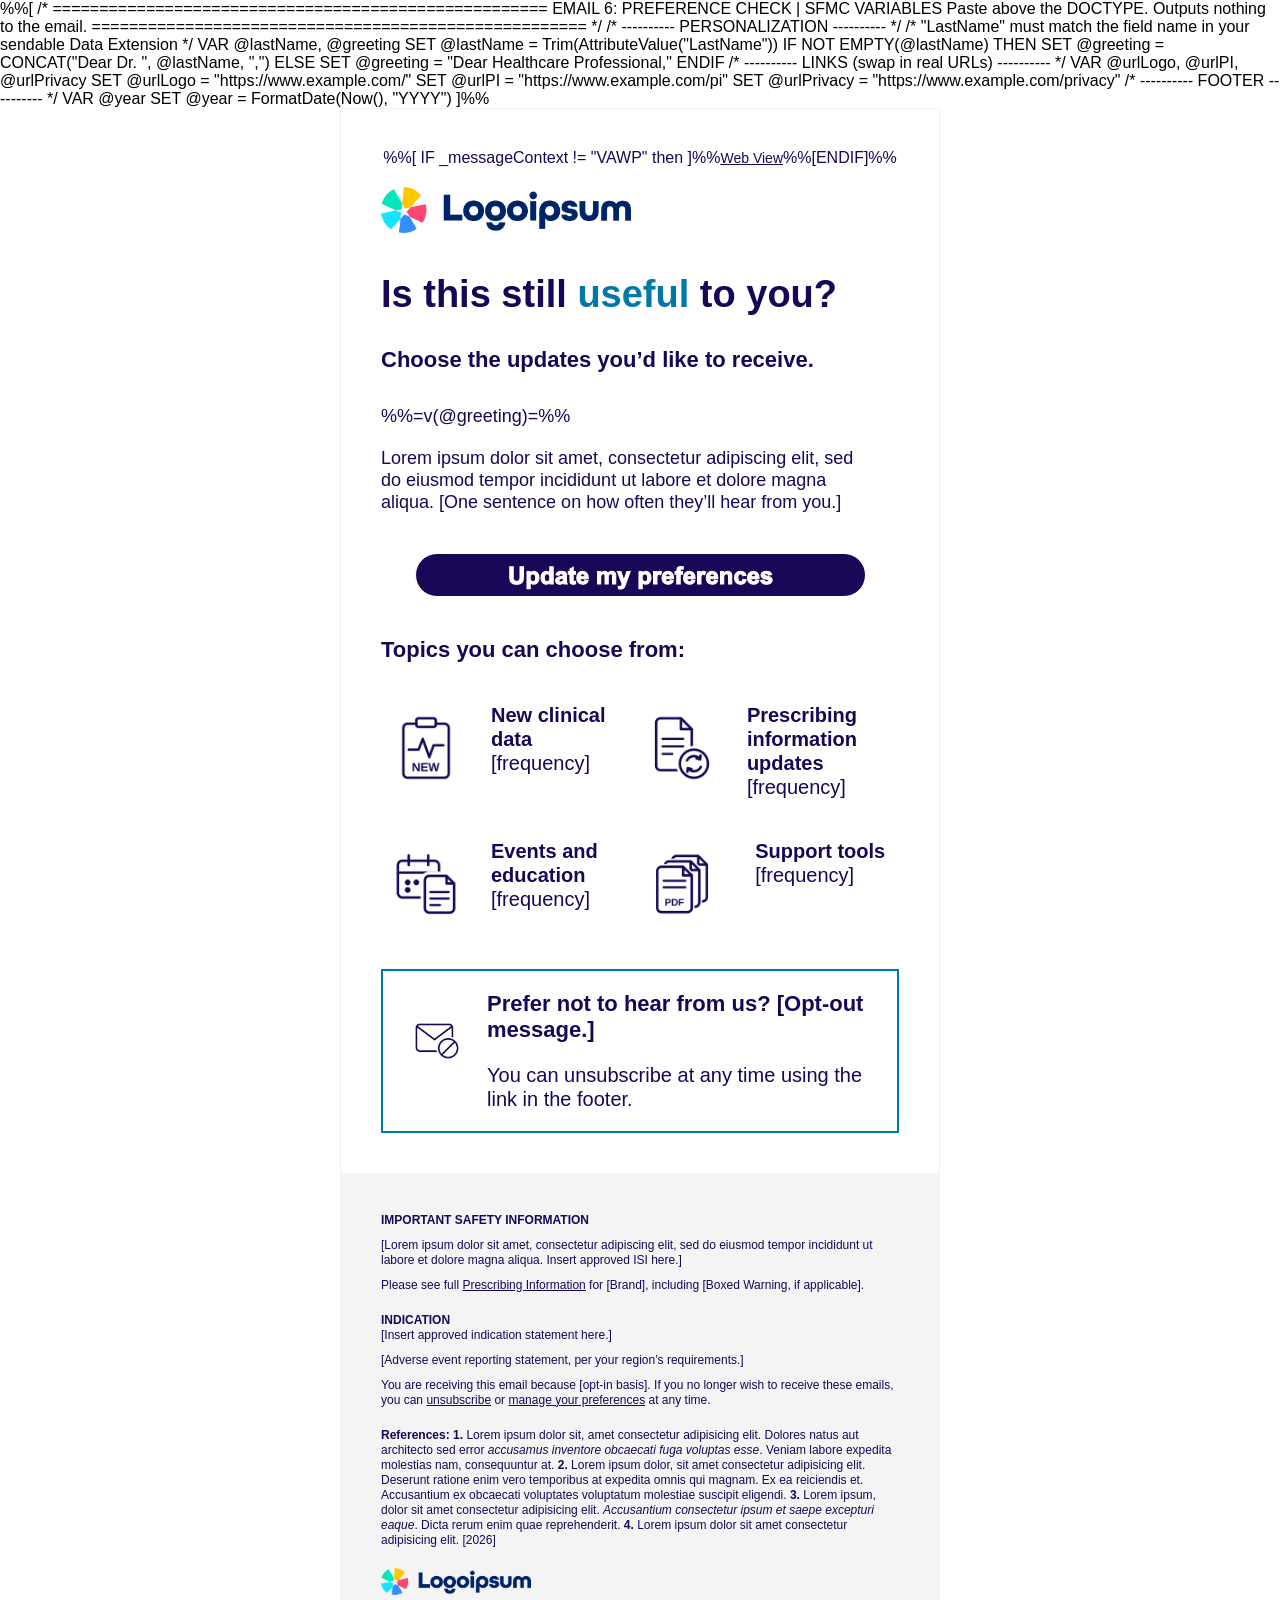
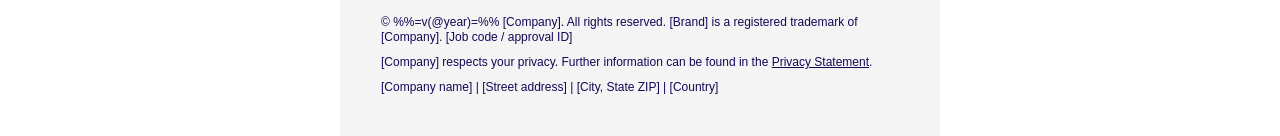
<file: email-6/email-6.html>
%%[
/* =====================================================
   EMAIL 6: PREFERENCE CHECK  |  SFMC VARIABLES
   Paste above the DOCTYPE. Outputs nothing to the email.
   ===================================================== */

/* ---------- PERSONALIZATION ---------- */
/* "LastName" must match the field name in your sendable Data Extension */
VAR @lastName, @greeting
SET @lastName = Trim(AttributeValue("LastName"))

IF NOT EMPTY(@lastName) THEN
  SET @greeting = CONCAT("Dear Dr. ", @lastName, ",")
ELSE
  SET @greeting = "Dear Healthcare Professional,"
ENDIF

/* ---------- LINKS (swap in real URLs) ---------- */
VAR @urlLogo, @urlPI, @urlPrivacy
SET @urlLogo    = "https://www.example.com/"
SET @urlPI      = "https://www.example.com/pi"
SET @urlPrivacy = "https://www.example.com/privacy"

/* ---------- FOOTER ---------- */
VAR @year
SET @year = FormatDate(Now(), "YYYY")
]%%

<!DOCTYPE html PUBLIC "-//W3C//DTD XHTML 1.0 Transitional//EN" "http://www.w3.org/TR/xhtml1/DTD/xhtml1-transitional.dtd">
<html xmlns="http://www.w3.org/1999/xhtml" xmlns:v="urn:schemas-microsoft-com:vml" xmlns:o="urn:schemas-microsoft-com:office:office" xml:lang="en" lang="en">
  <head>
    <meta http-equiv="Content-Type" content="text/html; charset=utf-8" />
    <meta name="viewport" content="width=device-width, initial-scale=1, maximum-scale=5"/>
    <meta name="format-detection" content="telephone=no, date=no, address=no, email=no" />
    <!--<meta name='x-apple-disable-message-reformatting'>-->
    <title>[Brand]: Is This Still Useful?</title>
    <!--[if gte mso 9]>
      <style type="text/css">
        label a {
          text-decoration: none;
        }
      </style>
    <![endif]-->
    <style type="text/css">
      li {
        text-align: -webkit-match-parent;
        display: list-item;
      }
      a[href^="x-apple-data-detectors:"] {
        color: inherit;
        text-decoration: inherit;
      }
      body {
        width: 100% !important;
        -webkit-text-size-adjust: 100%;
        -ms-text-size-adjust: 100%;
        margin: 0 !important;
        padding: 0 !important;
        font-family: Arial, sans-serif;
      }
      .ExternalClass p,
      .ExternalClass span,
      .ExternalClass font,
      .ExternalClass td {
        line-height: 100%;
      }
      table {
        border-collapse: collapse;
        mso-table-lspace: 0pt;
        mso-table-rspace: 0pt;
        padding: 0;
      }
      table td {
        border-collapse: collapse;
      }
      #MessageViewBody,
      #MessageWebViewDiv {
        width: 100% !important;
      }
      #MessageViewBody a {
        color: inherit;
        text-decoration: none;
        font-size: inherit;
        font-family: inherit;
        font-weight: inherit;
        line-height: inherit;
      }
    </style>
    <style type="text/css">
      .gmailfix {
        display: none;
        display: none !important;
      }
      .mobile-only{
        display: none;
      }
    </style>
    <style>
      @media only screen and (max-width: 600px) {
        u + .gmail {
          min-width: 330px !important;
        }
        .email-container{
            width: 360px !important;
            margin: auto !important;
        }
        .desktop-only{
            display: none !important;
        }
        .mobile-only{
            display:block;
        }
        .mobile-padding{
          padding: 0px 30px !important;
        }
        .mobile-side-padding{
            padding-left: 30px !important;
            padding-right: 30px !important;
        }
        .mobile-top-small-padding{
            padding-top: 12px !important;
        }
        .no-margin-padding{
          margin-right: 0 !important;
        }
        .mobile-btm-padding{
          padding-bottom: 40px !important;
        }
        .stack-on-mobile{
            display:inline-block;
            margin: 0 auto !important;
            width: 100% !important; 
            box-sizing: border-box;
        }
        .mobile-full-img{
            width: 100% !important;
        }
        .no-margin-right{
          margin-right: 0 !important;
        }
        .mobile-width{
            width: 80% !important;
        }
      }
    </style>
    <!--[if (mso)|(mso 16)]>
      <xml>
        <o:OfficeDocumentSettings>
          <o:AllowPNG /> <o:PixelsPerInch>96</o:PixelsPerInch>
        </o:OfficeDocumentSettings>
      </xml>
    <![endif]-->
  </head>
  <body class="gmail">
    <!-- PRE-HEADER -->
    <div style="display: none; mso-hide: all; width: 0px; height: 0px; max-width: 0px; max-height: 0px; font-size: 0px; line-height: 0px;">
        Tell us what you’d like to hear about, and how often. &nbsp;&zwnj;&nbsp;&zwnj;&nbsp;&zwnj;&nbsp;&zwnj;&nbsp;&zwnj;&nbsp;&zwnj;&nbsp;&zwnj;&nbsp;&zwnj;&nbsp;&zwnj;&nbsp;&zwnj;&nbsp;&zwnj;&nbsp;&zwnj;&nbsp;&zwnj;&nbsp;&zwnj;&nbsp;&zwnj;&nbsp;&zwnj;&nbsp;&zwnj;&nbsp;&zwnj;&nbsp;&zwnj;&nbsp;&zwnj;&nbsp;&zwnj;&nbsp;&zwnj;&nbsp;&zwnj;&nbsp;&zwnj;&nbsp;&zwnj;&nbsp;&zwnj;&nbsp;&zwnj;&nbsp;&zwnj;&nbsp;&zwnj;&nbsp;&zwnj;&nbsp;&zwnj;&nbsp;&zwnj;&nbsp;&zwnj;&nbsp;&zwnj;&nbsp;&zwnj;&nbsp;&zwnj;&nbsp;&zwnj;&nbsp;&zwnj;&nbsp;&zwnj;&nbsp;&zwnj;&nbsp;&zwnj;&nbsp;&zwnj;&nbsp;&zwnj;&nbsp;&zwnj;&nbsp;&zwnj;&nbsp;&zwnj;&nbsp;&zwnj;&nbsp;&zwnj;&nbsp;&zwnj;&nbsp;&zwnj;&nbsp;&zwnj;&nbsp;&zwnj;&nbsp;&zwnj;&nbsp;&zwnj;&nbsp;&zwnj;&nbsp;&zwnj;&nbsp;&zwnj;&nbsp;&zwnj;&nbsp;&zwnj;&nbsp;&zwnj;&nbsp;&zwnj;&nbsp;&zwnj;&nbsp;&zwnj;&nbsp;&zwnj;&nbsp;&zwnj;&nbsp;&zwnj;&nbsp;&zwnj;&nbsp;&zwnj;&nbsp;&zwnj;&nbsp;&zwnj;&nbsp;&zwnj;&nbsp;&zwnj;&nbsp;&zwnj;&nbsp;&zwnj;&nbsp;&zwnj;&nbsp;&zwnj;&nbsp;&zwnj;&nbsp;&zwnj;&nbsp;&zwnj;&nbsp;&zwnj;&nbsp;&zwnj;&nbsp;&zwnj;&nbsp;&zwnj;&nbsp;&zwnj;&nbsp;&zwnj;&nbsp;&zwnj;&nbsp;&zwnj;&nbsp;&zwnj;&nbsp;&zwnj;&nbsp;&zwnj;&nbsp;&zwnj;&nbsp;&zwnj;&nbsp;&zwnj;&nbsp;&zwnj;&nbsp;&zwnj;&nbsp;&zwnj;&nbsp;&zwnj;&nbsp;&zwnj;&nbsp;&zwnj;&nbsp;&zwnj;&nbsp;&zwnj;&nbsp;&zwnj;&nbsp;&zwnj;&nbsp;&zwnj;&nbsp;&zwnj;&nbsp;&zwnj;&nbsp;&zwnj;&nbsp;&zwnj;
    </div>
    <table role="presentation" width="600" border="0" align="center" cellpadding="0" cellspacing="0" style="background-color: #FFFFFF;border: 1px solid #f2f2f2" class="email-container">
      <!-- WEB VIEW + LOGO -->
      <tr>
        <td style="padding: 40px 40px 40px; color: #180756 !important;" class="mobile-side-padding">
          <p style="margin: 0px 0 20px; text-align: center;">%%[ IF _messageContext != "VAWP" then ]%%<span style="color: #180756;"><span style="font-size: 14px; line-height: 18px;"><a style="color: #180756;" href="%%view_email_url%%" alias="VAWP" target="_blank"><span style="color: #180756;"><u>Web View</u></span></a></span></span>%%[ENDIF]%%</p>
          <a href="%%=RedirectTo(@urlLogo)=%%" alias="top-logo" style="text-decoration:none;" target="_blank">
            <img src="./images/logoipsum-410.png" alt="[Brand] logo" style="width:250px; display:block;" width="250" border="0"/>
          </a>
        </td>
      </tr>
      <!-- /WEB VIEW + LOGO -->
      
      <!-- INTRO TEXT -->
      <tr>
        <td align="center">
          <table role="presentation" width="100%" border="0" cellspacing="0" cellpadding="0">
            <tr>
              <td style="padding: 0px 40px 0px; color: #180756 !important;" class="mobile-side-padding">
                <p style="font-size: 38px; line-height: 42px; color: #180756; font-family: Arial, Helvetica, sans-serif; font-weight:600; margin: 0px 10px 32px 0; " class="no-margin-right">
                  Is this still <span style='color: #0078a8'>useful</span> to you?
                </p>
                <p style="font-size: 22px; line-height: 26px; color: #180756; font-family: Arial, Helvetica, sans-serif; margin: 32px 0 32px; font-weight: 700;">
                  Choose the updates you’d like to receive. 
                </p>
                <p style="font-size: 18px; line-height: 22px; color: #180756; font-family: Arial, Helvetica, sans-serif; margin: 0 0 20px;">
                    %%=v(@greeting)=%%
                </p>
                <p style="font-size: 18px; line-height: 22px; color: #180756; font-family: Arial, Helvetica, sans-serif; margin: 0 40px 40px 0;" class="no-margin-padding">
                  Lorem ipsum dolor sit amet, consectetur adipiscing elit, sed do eiusmod tempor incididunt ut labore et dolore magna aliqua. [One sentence on how often they’ll hear from you.]
                </p>
              </td>
            </tr>
            <tr>
              <td style="text-align:center; padding: 0 40px;" class="mobile-side-padding">
                <a href="%%profile_center_url%%" alias="update-preferences-btn" style="text-decoration:none;" target="_blank">
                  <img src="./images/btn-updatePrefs.png" alt="Button: Update my preferences" width="451" style="padding: 0px 0 0; width:451px; display:inline-block;" class="mobile-full-img" border="0" />
                </a>
              </td>
            </tr>
            <tr>
              <td style="padding: 0 40px;" class="mobile-side-padding">    
                <p style="font-size: 22px; line-height: 26px; color: #180756; font-family: Arial, Helvetica, sans-serif; margin: 40px 0 0px; font-weight: 700;">
                    Topics you can choose from:
                </p>
              </td>
            </tr>
          </table>
        </td>
      </tr>    
      <!-- /INTRO TEXT -->
      <!-- TWO COLUMN ICON/TEXT SECTION -->
      <tr>
        <td align="center">
          <table role="presentation" width="100%" border="0" cellspacing="0" cellpadding="0">
            <tr>
              <td style="padding: 20px 12px 0px 40px; color: #180756 !important;" class="stack-on-mobile mobile-padding" valign="top">
                <table role="presentation" width="100%" border="0" cellspacing="0" cellpadding="0">
                  <tr>
                    <td style="padding: 20px 0px 20px 0px;" valign="top" >
                      <a href="%%profile_center_url%%" alias="topic-data-icon" style="text-decoration:none;" target="_blank">
                        <img src="./images/icon-1.png" alt="Icon: Clinical data" style="display:block" width="90" border="0" />
                      </a>
                    </td>
                    <td style="padding: 20px 0px 20px 20px;" valign="top" class="mobile-width" >
                      <p style="font-size: 20px; line-height: 24px; color: #180756; font-family: Arial, Helvetica, sans-serif; margin: 0 0 0px; ">
                        <span style="font-weight:700;">New clinical data</span><br/>[frequency]
                      </p>
                    </td>
                  </tr>
                </table>
              </td>
              <td style="padding: 20px 40px 0px 12px; color: #180756 !important; " class="stack-on-mobile mobile-padding" valign="top">
                <table role="presentation" width="100%" border="0" cellspacing="0" cellpadding="0">
                  <tr>
                    <td style="padding: 20px 0px 20px 0px;"  valign="top">
                      <a href="%%profile_center_url%%" alias="topic-pi-icon" style="text-decoration:none;" target="_blank">
                        <img src="./images/icon-2.png" alt="Icon: Prescribing information" style="display:block" width="90" border="0"/>
                      </a>
                    </td>
                    <td style="padding: 20px 0px 20px 20px;" valign="top" class="mobile-width">
                      <p style="font-size: 20px; line-height: 24px; color: #180756; font-family: Arial, Helvetica, sans-serif; margin: 0 0 0px; ">
                        <span style="font-weight:700;">Prescribing information updates</span><br/>[frequency]
                      </p>
                    </td>
                  </tr>
                </table>
              </td>
            </tr>
            <tr>
              <td style="padding: 0px 12px 20px 40px; color: #180756 !important;" class="stack-on-mobile mobile-padding" valign="top">
                <table role="presentation" width="100%" border="0" cellspacing="0" cellpadding="0">
                  <tr>
                    <td style="padding: 20px 0px 20px 0px;" valign="top" >
                      <a href="%%profile_center_url%%" alias="topic-events-icon" style="text-decoration:none;" target="_blank">
                        <img src="./images/icon-3.png" alt="Icon: Events" style="display:block" width="90" border="0"/>
                      </a>
                    </td>
                    <td style="padding: 20px 0px 20px 20px;" valign="top" class="mobile-width" >
                      <p style="font-size: 20px; line-height: 24px; color: #180756; font-family: Arial, Helvetica, sans-serif; margin: 0 0 0px; ">
                        <span style="font-weight:700;">Events and education</span><br/>[frequency]
                      </p>
                    </td>
                  </tr>
                </table>
              </td>
              <td style="padding: 0px 40px 20px 12px; color: #180756 !important;" class="stack-on-mobile mobile-padding" valign="top">
                <table role="presentation" width="100%" border="0" cellspacing="0" cellpadding="0">
                  <tr>
                    <td style="padding: 20px 0px 20px 0px;" valign="top">
                      <a href="%%profile_center_url%%" alias="topic-tools-icon" style="text-decoration:none;" target="_blank">
                        <img src="./images/icon-4.png" alt="Icon: Support tools" style="display:block" width="90" border="0"/>
                      </a>
                    </td>
                    <td style="padding: 20px 0px 20px 20px;" valign="top" class="mobile-width" >
                      <p style="font-size: 20px; line-height: 24px; color: #180756; font-family: Arial, Helvetica, sans-serif; margin: 0 0 0px; ">
                        <span style="font-weight:700;">Support tools</span><br/>[frequency]
                      </p>
                    </td>
                  </tr>
                </table>
              </td>
            </tr>
          </table>
        </td>
      </tr>
      <!-- /TWO COLUMN ICON/TEXT SECTION -->
      <!-- CALLOUT SECTION -->
      <tr>
        <td align="center" style="padding: 0px 40px 40px; " class="mobile-side-padding mobile-top-small-padding">
          <table role="presentation" width="100%" border="0" cellspacing="0" cellpadding="0">
            <tr>
              <td style="padding: 20px 24px 20px 24px;border: 2px solid #0078a8;">
                <table role="presentation" width="100%" border="0" cellspacing="0" cellpadding="0">
                  <tr>
                    <td style="padding: 20px 20px 0 0px;" class="stack-on-mobile " valign="top">
                      <a href="%%profile_center_url%%" alias="callout-icon" style="text-decoration:none;" target="_blank">
                        <img src="./images/icon-5.png" alt="Icon: Opt out" style="display:block" width="60" border="0"/>
                      </a>
                    </td>
                    <td style="padding: 0px 0px 0px 0;" class="stack-on-mobile mobile-top-small-padding" valign="top">
                      <p style="font-size: 22px; line-height: 26px; color: #180756; font-family: Arial, Helvetica, sans-serif; margin: 0px 0 20px; font-weight: 700;">
                        Prefer not to hear from us? [Opt-out message.]
                      </p>
                      <p style="font-size: 20px; line-height: 24px; color: #180756; font-family: Arial, Helvetica, sans-serif; margin: 0px 0 0px; font-weight: 400;">
                        You can unsubscribe at any time using the link in the footer.
                      </p>
                    </td>
                  </tr>
                </table>
              </td>
            </tr>
          </table>
        </td>
      </tr>
      <!-- /CALLOUT SECTION -->
      
      
      
      <!-- FOOTER -->
      <tr>
        <td style="padding: 40px 40px 40px; background-color: #F4F4F4" class="mobile-side-padding">
            <p style="font-family: Arial, Helvetica, sans-serif; font-size: 12px !important; line-height: 15px !important; font-weight: normal !important; color: #180756; margin: 0 !important; padding: 0px 0 0; ">
                <b>IMPORTANT SAFETY INFORMATION</b>
            </p>
            <p style="font-family: Arial, Helvetica, sans-serif; font-size: 12px !important; line-height: 15px !important; font-weight: normal !important; color: #180756; margin: 0 !important; padding: 10px 0 0; ">
                [Lorem ipsum dolor sit amet, consectetur adipiscing elit, sed do eiusmod tempor incididunt ut labore et dolore magna aliqua. Insert approved ISI here.]
            </p>
            <p style="font-family: Arial, Helvetica, sans-serif; font-size: 12px !important; line-height: 15px !important; font-weight: normal !important; color: #180756; margin: 0 !important; padding: 10px 0 0; ">
                Please see full <a href="%%=RedirectTo(@urlPI)=%%" alias="pi-link" target="_blank" style="color: #180756; text-decoration: underline">Prescribing Information</a> for [Brand], including [Boxed Warning, if applicable].
            </p>
            <p style="font-family: Arial, Helvetica, sans-serif; font-size: 12px !important; line-height: 15px !important; font-weight: normal !important; color: #180756; margin: 0 !important; padding: 20px 0 0; ">
                <b>INDICATION</b><br/>[Insert approved indication statement here.]
            </p>
            <p style="font-family: Arial, Helvetica, sans-serif; font-size: 12px !important; line-height: 15px !important; font-weight: normal !important; color: #180756; margin: 0 !important; padding: 10px 0 0; ">
                [Adverse event reporting statement, per your region’s requirements.]
            </p>
            <p style="font-family: Arial, Helvetica, sans-serif; font-size: 12px !important; line-height: 15px !important; font-weight: normal !important; color: #180756; margin: 0 !important; padding: 10px 0 0; ">
                You are receiving this email because [opt-in basis]. If you no longer wish to receive these emails, you can <a href="%%unsub_center_url%%" target="_blank" style="color: #180756; text-decoration: underline">unsubscribe</a> or <a href="%%profile_center_url%%" target="_blank" style="color: #180756; text-decoration: underline">manage your preferences</a> at any time.
            </p>
            <p style="font-family: Arial, Helvetica, sans-serif; font-size: 12px !important; line-height: 15px !important; font-weight: normal !important; color: #180756; margin: 0 !important; padding: 20px 0 20px; ">
                <span style="font-weight: 700;">References: 1.</span> Lorem ipsum dolor sit, amet consectetur adipisicing elit. Dolores natus aut architecto sed error <em>accusamus inventore obcaecati fuga voluptas esse</em>. Veniam labore expedita molestias nam, consequuntur at. <span style="font-weight: 700;">2.</span> Lorem ipsum dolor, sit amet consectetur adipisicing elit. Deserunt ratione enim vero temporibus at expedita omnis qui magnam. Ex ea reiciendis et. Accusantium ex obcaecati voluptates voluptatum molestiae suscipit eligendi. <span style="font-weight: 700;">3.</span> Lorem ipsum, dolor sit amet consectetur adipisicing elit. <em>Accusantium consectetur ipsum et saepe excepturi eaque</em>. Dicta rerum enim quae reprehenderit. <span style="font-weight: 700;">4.</span> Lorem ipsum dolor sit amet consectetur adipisicing elit. [2026]
            </p>
            <a href="%%=RedirectTo(@urlLogo)=%%" alias="footer-logo" style="text-decoration:none;" target="_blank">
              <img src="./images/logoipsum-410.png" alt="[Brand] logo" style="width:150px; display:block;" width="150" border="0"/>
            </a>
            <p style="font-family: Arial, Helvetica, sans-serif; font-size: 12px !important; line-height: 15px !important; font-weight: normal !important; color: #180756; margin: 0 !important; padding: 20px 0 0; ">
                &copy; %%=v(@year)=%% [Company]. All rights reserved. [Brand] is a registered trademark of [Company]. [Job code / approval ID]
            </p>
            <p style="font-family: Arial, Helvetica, sans-serif; font-size: 12px !important; line-height: 15px !important; font-weight: normal !important; color: #180756; margin: 0 !important; padding: 10px 0 0; ">
                [Company] respects your privacy. Further information can be found in the <a href="%%=RedirectTo(@urlPrivacy)=%%" alias="privacy" target="_blank" style="color: #180756; text-decoration: underline">Privacy Statement</a>.
            </p>
            <p style="font-family: Arial, Helvetica, sans-serif; font-size: 12px !important; line-height: 15px !important; font-weight: normal !important; color: #180756; margin: 0 !important; padding: 10px 0 0; ">
                [Company name] | [Street address] | [City, State ZIP] | [Country]
            </p>
        </td>
      </tr>
      <!-- /FOOTER -->
    </table>
  </body>
</html>
</file>
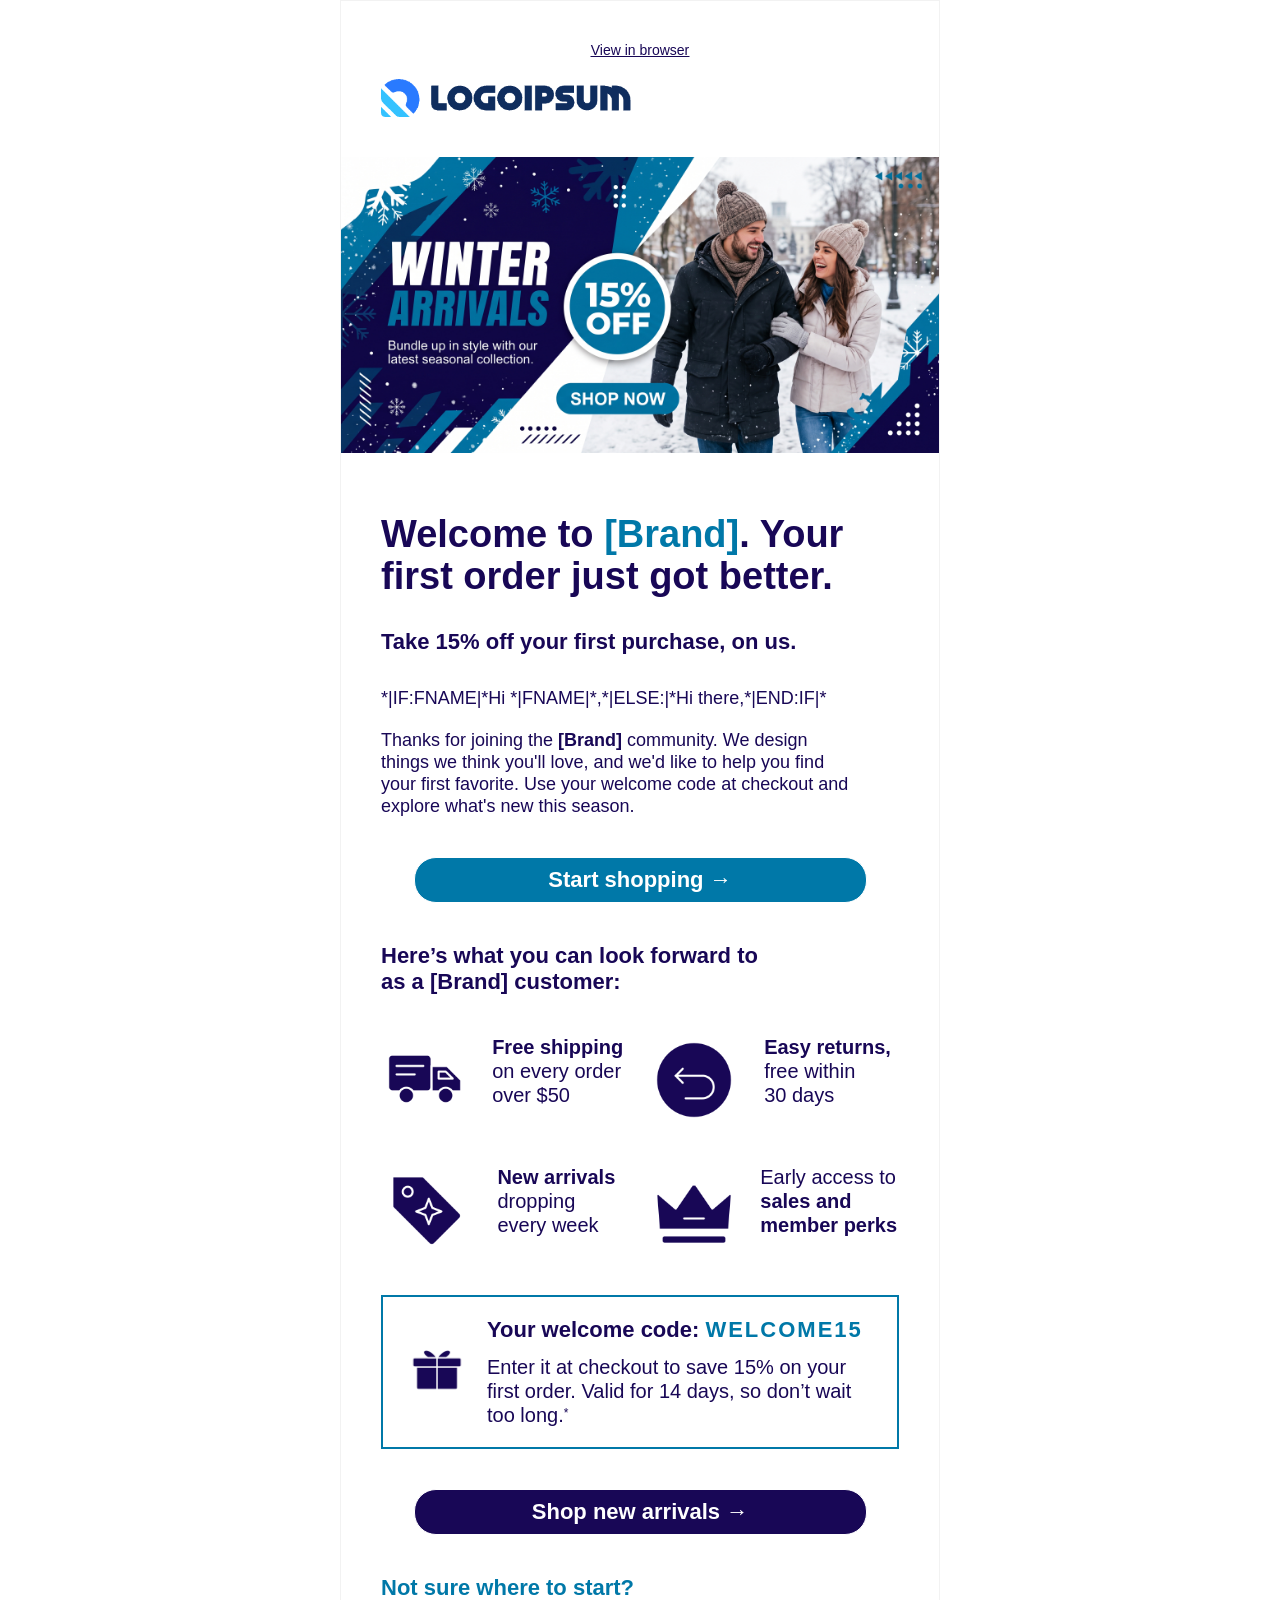
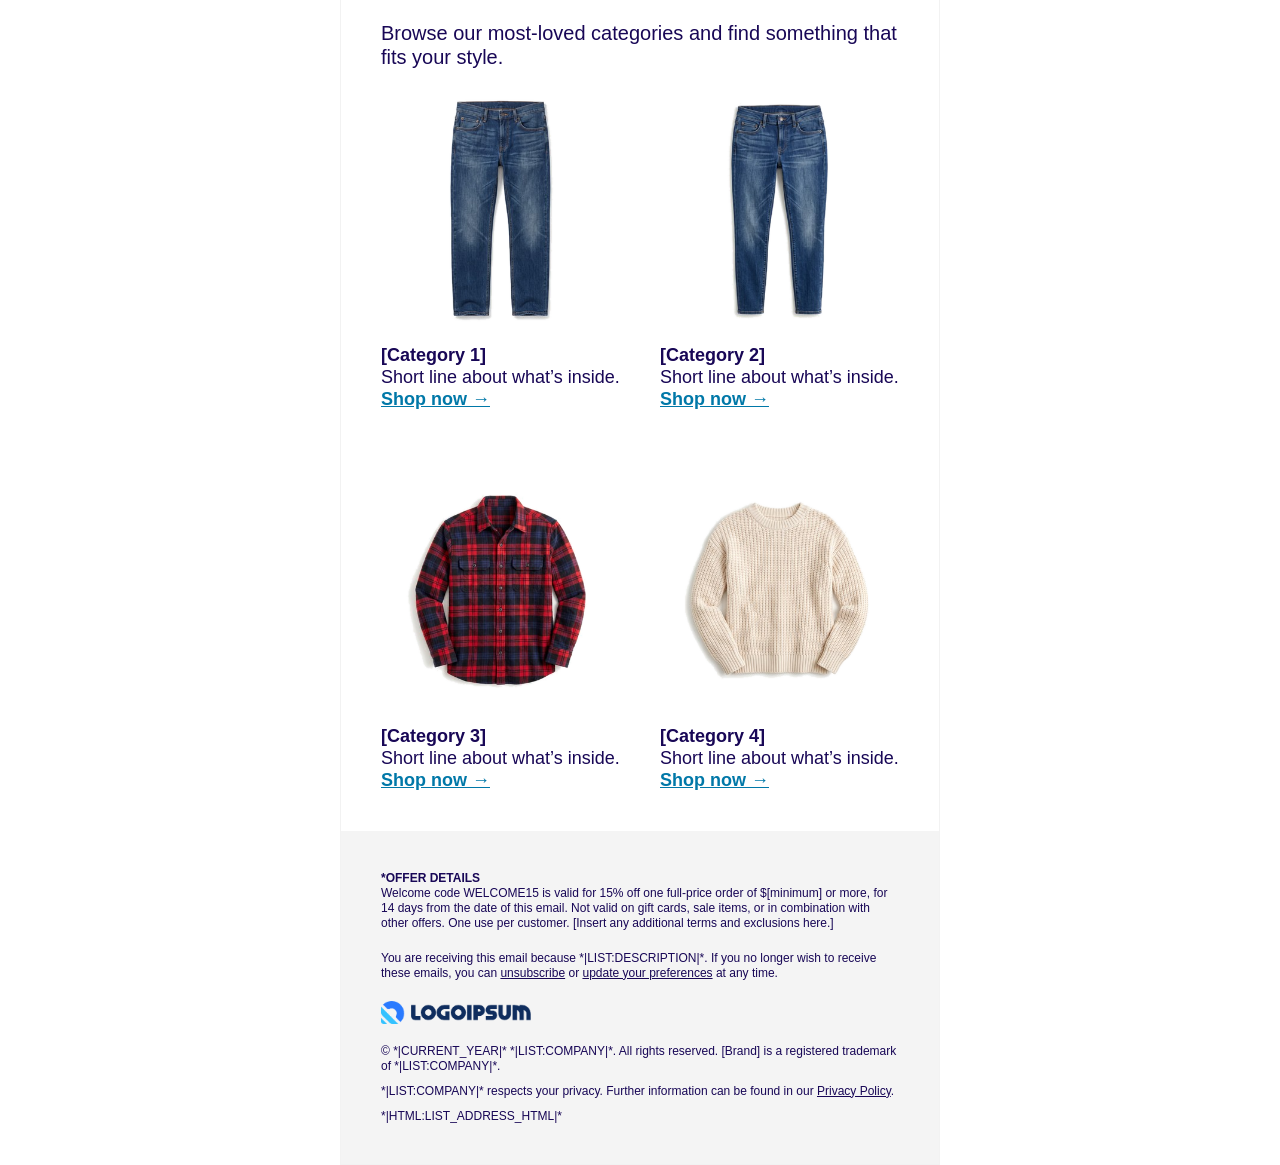
<file: MailChimp-journey/email-1/email-1.html>
<!--
  =====================================================
  EMAIL 1 OF 6: WELCOME + FIRST-ORDER OFFER  |  MAILCHIMP
  Journey: Shopping / Welcome series (email 1 of 6)
  Send: Immediately on signup (Day 0)  |  Goal: welcome, deliver the offer
  Subject line options:
    A) Welcome to [Brand] - 15% off your first order inside
    B) Your welcome gift is here
  Preview text (set in Mailchimp campaign settings AND in the hidden pre-header below):
    Start with 15% off, plus free shipping on orders over $50.

  MAILCHIMP MERGE TAGS USED
    First name ........ FNAME  (with IF/ELSE fallback)
    View in browser ... ARCHIVE
    Unsubscribe ....... UNSUB
    Update prefs ...... UPDATE_PROFILE
    Year .............. CURRENT_YEAR
    Company ........... LIST:COMPANY
    Address ........... HTML:LIST_ADDRESS_HTML
    Reason for email .. LIST:DESCRIPTION
  Swap all example.com URLs, [Brand] placeholders, and ./images paths before sending.
  =====================================================
-->
<!DOCTYPE html PUBLIC "-//W3C//DTD XHTML 1.0 Transitional//EN" "http://www.w3.org/TR/xhtml1/DTD/xhtml1-transitional.dtd">
<html xmlns="http://www.w3.org/1999/xhtml" xmlns:v="urn:schemas-microsoft-com:vml" xmlns:o="urn:schemas-microsoft-com:office:office" xml:lang="en" lang="en">
  <head>
    <meta http-equiv="Content-Type" content="text/html; charset=utf-8" />
    <meta name="viewport" content="width=device-width, initial-scale=1, maximum-scale=5"/>
    <meta name="format-detection" content="telephone=no, date=no, address=no, email=no" />
    <title>Welcome to [Brand]</title>
    <!--[if gte mso 9]>
      <style type="text/css">
        label a {
          text-decoration: none;
        }
      </style>
    <![endif]-->
    <style type="text/css">
      li {
        text-align: -webkit-match-parent;
        display: list-item;
      }
      a[href^="x-apple-data-detectors:"] {
        color: inherit;
        text-decoration: inherit;
      }
      body {
        width: 100% !important;
        -webkit-text-size-adjust: 100%;
        -ms-text-size-adjust: 100%;
        margin: 0 !important;
        padding: 0 !important;
        font-family: Arial, sans-serif;
      }
      .ExternalClass p,
      .ExternalClass span,
      .ExternalClass font,
      .ExternalClass td {
        line-height: 100%;
      }
      table {
        border-collapse: collapse;
        mso-table-lspace: 0pt;
        mso-table-rspace: 0pt;
        padding: 0;
      }
      table td {
        border-collapse: collapse;
      }
      #MessageViewBody,
      #MessageWebViewDiv {
        width: 100% !important;
      }
      #MessageViewBody a {
        color: inherit;
        text-decoration: none;
        font-size: inherit;
        font-family: inherit;
        font-weight: inherit;
        line-height: inherit;
      }
    </style>
    <style type="text/css">
      .gmailfix {
        display: none;
        display: none !important;
      }
      .mobile-only{
        display: none;
      }
    </style>
    <style>
      @media only screen and (max-width: 600px) {
        u + .gmail {
          min-width: 330px !important;
        }
        .email-container{
            width: 360px !important;
            margin: auto !important;
        }
        .desktop-only{
            display: none !important;
        }
        .mobile-only{
            display:block;
        }
        .mobile-padding{
          padding: 0px 30px !important;
        }
        .mobile-side-padding{
            padding-left: 30px !important;
            padding-right: 30px !important;
        }
        .mobile-top-small-padding{
            padding-top: 12px !important;
        }
        .no-margin-padding{
          margin-right: 0 !important;
        }
        .mobile-btm-padding{
          padding-bottom: 40px !important;
        }
        .stack-on-mobile{
            display:inline-block;
            margin: 0 auto !important;
            width: 100% !important;
            box-sizing: border-box;
        }
        .mobile-full-img{
            width: 100% !important;
        }
        .no-margin-right{
          margin-right: 0 !important;
        }
        .mobile-headline{
          font-size: 32px !important;
          line-height: 36px !important;
        }
        .mobile-tile{
          width: 50% !important;
          display: inline-block !important;
          box-sizing: border-box;
        }
        .mobile-tile img{
          width: 100% !important;
          height: auto !important;
        }
      }
    </style>
    <!--[if (mso)|(mso 16)]>
      <xml>
        <o:OfficeDocumentSettings>
          <o:AllowPNG /> <o:PixelsPerInch>96</o:PixelsPerInch>
        </o:OfficeDocumentSettings>
      </xml>
    <![endif]-->
  </head>
  <body class="gmail">
    <!-- PRE-HEADER -->
    <div style="display: none; mso-hide: all; width: 0px; height: 0px; max-width: 0px; max-height: 0px; font-size: 0px; line-height: 0px;">
        Start with 15% off, plus free shipping on orders over $50. &nbsp;&zwnj;&nbsp;&zwnj;&nbsp;&zwnj;&nbsp;&zwnj;&nbsp;&zwnj;&nbsp;&zwnj;&nbsp;&zwnj;&nbsp;&zwnj;&nbsp;&zwnj;&nbsp;&zwnj;&nbsp;&zwnj;&nbsp;&zwnj;&nbsp;&zwnj;&nbsp;&zwnj;&nbsp;&zwnj;&nbsp;&zwnj;&nbsp;&zwnj;&nbsp;&zwnj;&nbsp;&zwnj;&nbsp;&zwnj;&nbsp;&zwnj;&nbsp;&zwnj;&nbsp;&zwnj;&nbsp;&zwnj;&nbsp;&zwnj;&nbsp;&zwnj;&nbsp;&zwnj;&nbsp;&zwnj;&nbsp;&zwnj;&nbsp;&zwnj;&nbsp;&zwnj;&nbsp;&zwnj;&nbsp;&zwnj;&nbsp;&zwnj;&nbsp;&zwnj;&nbsp;&zwnj;&nbsp;&zwnj;&nbsp;&zwnj;&nbsp;&zwnj;&nbsp;&zwnj;&nbsp;&zwnj;&nbsp;&zwnj;&nbsp;&zwnj;&nbsp;&zwnj;&nbsp;&zwnj;&nbsp;&zwnj;&nbsp;&zwnj;&nbsp;&zwnj;&nbsp;&zwnj;&nbsp;&zwnj;&nbsp;&zwnj;&nbsp;&zwnj;&nbsp;&zwnj;&nbsp;&zwnj;&nbsp;&zwnj;&nbsp;&zwnj;&nbsp;&zwnj;&nbsp;&zwnj;&nbsp;&zwnj;&nbsp;&zwnj;&nbsp;&zwnj;&nbsp;&zwnj;&nbsp;&zwnj;&nbsp;&zwnj;&nbsp;&zwnj;&nbsp;&zwnj;&nbsp;&zwnj;&nbsp;&zwnj;
    </div>
    <table role="presentation" width="600" border="0" align="center" cellpadding="0" cellspacing="0" style="background-color: #FFFFFF;border: 1px solid #f2f2f2" class="email-container">
      <!-- WEB VIEW + LOGO -->
      <tr>
        <td style="padding: 40px 40px 40px; color: #180756 !important;" class="mobile-side-padding">
          <p style="margin: 0px 0 20px; text-align: center;"><span style="color: #180756;"><span style="font-size: 14px; line-height: 18px;"><a style="color: #180756;" href="*|ARCHIVE|*" target="_blank"><span style="color: #180756;"><u>View in browser</u></span></a></span></span></p>
          <a href="https://www.example.com/" style="text-decoration:none;" target="_blank">
            <img src="./images/logo.png" alt="[Brand] logo" style="width:250px; display:block;" width="250" border="0"/>
          </a>
        </td>
      </tr>
      <!-- /WEB VIEW + LOGO -->
      <!-- HERO -->
      <tr>
        <td align="center" style="padding: 0px 0 0;">
          <a href="https://www.example.com/shop" style="text-decoration:none;" target="_blank">
            <img src="./images/header.jpg" width="600" alt="Hero image: lifestyle shot of new-season products with a '15% off your first order' badge" style="width: 100%; height: auto; max-width: 600px; display: block" border="0"/>
          </a>
        </td>
      </tr>
      <!-- /HERO -->
      <!-- INTRO TEXT -->
      <tr>
        <td align="center">
          <table role="presentation" width="100%" border="0" cellspacing="0" cellpadding="0">
            <tr>
              <td style="padding: 20px 40px 0px; color: #180756 !important;" class="mobile-side-padding">
                <p style="font-size: 38px; line-height: 42px; color: #180756; font-family: Arial, Helvetica, sans-serif; font-weight:600; margin: 40px 10px 32px 0; " class="no-margin-right mobile-headline">
                  Welcome to <span style='color: #0078a8'>[Brand]</span>. Your first order just got better.
                </p>
                <p style="font-size: 22px; line-height: 26px; color: #180756; font-family: Arial, Helvetica, sans-serif; margin: 32px 0 32px; font-weight: 700;">
                  Take 15% off your first purchase, on us.
                </p>
                <p style="font-size: 18px; line-height: 22px; color: #180756; font-family: Arial, Helvetica, sans-serif; margin: 0 0 20px;">
                    *|IF:FNAME|*Hi *|FNAME|*,*|ELSE:|*Hi there,*|END:IF|*
                </p>
                <p style="font-size: 18px; line-height: 22px; color: #180756; font-family: Arial, Helvetica, sans-serif; margin: 0 40px 40px 0;" class="no-margin-padding">
                  Thanks for joining the <span style="font-weight: 700;">[Brand]</span> community. We design things we think you'll love, and we'd like to help you find your first favorite. Use your welcome code at checkout and explore what's new this season.
                </p>
              </td>
            </tr>
            <!-- PRIMARY CTA (bulletproof button) -->
            <tr>
              <td style="text-align:center; padding: 0 40px;" class="mobile-side-padding">
                <table role="presentation" border="0" cellspacing="0" cellpadding="0" align="center" width="451" style="width:451px;" class="mobile-full-img">
                  <tr>
                    <td align="center" bgcolor="" style="">
                        <div><!--[if mso]>
                            <v:roundrect xmlns:v="urn:schemas-microsoft-com:vml" xmlns:w="urn:schemas-microsoft-com:office:word" href="https://www.example.com/shop" style="height:33pt;v-text-anchor:middle;width:338.25pt;" arcsize="50%" strokecolor="#ffffff" fillcolor="#0078a8">
                                <w:anchorlock/>
                                <center style="color:#ffffff;font-family:sans-serif;font-size:22px;font-weight:bold;">Start shopping →</center>
                            </v:roundrect>
                            <![endif]-->
                            <a href="https://www.example.com/shop" style="background-color:#0078a8;border:1px solid #ffffff;border-radius:22px;color:#ffffff;display:inline-block;font-family:sans-serif;font-size:22px;font-weight:bold;line-height:44px;text-align:center;text-decoration:none;width:451px;-webkit-text-size-adjust:none;mso-hide:all;">Start shopping →</a>
                        </div>
                    </td>
                  </tr>
                </table>
              </td>
            </tr>
            <tr>
              <td style="padding: 0 40px;" class="mobile-side-padding">
                <p style="font-size: 22px; line-height: 26px; color: #180756; font-family: Arial, Helvetica, sans-serif; margin: 40px 0 0px; font-weight: 700;">
                    Here’s what you can look forward to <br class='desktop-only'/>as a [Brand] customer:
                </p>
              </td>
            </tr>
          </table>
        </td>
      </tr>
      <!-- /INTRO TEXT -->
      <!-- TWO COLUMN ICON/TEXT SECTION (PERKS) -->
      <tr>
        <td align="center">
          <table role="presentation" width="100%" border="0" cellspacing="0" cellpadding="0">
            <tr>
              <td style="padding: 20px 12px 0px 40px; color: #180756 !important;" class="stack-on-mobile mobile-padding" valign="top">
                <table role="presentation" width="100%" border="0" cellspacing="0" cellpadding="0">
                  <tr>
                    <td style="padding: 20px 0px 20px 0px;" valign="top">
                      <a href="https://www.example.com/shipping" style="text-decoration:none;" target="_blank">
                        <img src="./images/icon-free-shipping.png" alt="Icon: Free shipping" style="display:block" width="90" border="0" />
                      </a>
                    </td>
                    <td style="padding: 20px 0px 20px 20px;" valign="top">
                      <p style="font-size: 20px; line-height: 24px; color: #180756; font-family: Arial, Helvetica, sans-serif; margin: 0 0 0px; ">
                        <span style="font-weight:700;">Free shipping</span><br class='desktop-only'/> on every order <br class='desktop-only'/>over $50
                      </p>
                    </td>
                  </tr>
                </table>
              </td>
              <td style="padding: 20px 40px 0px 12px; color: #180756 !important;" class="stack-on-mobile mobile-padding" valign="top">
                <table role="presentation" width="100%" border="0" cellspacing="0" cellpadding="0">
                  <tr>
                    <td style="padding: 20px 0px 20px 0px;" valign="top">
                      <a href="https://www.example.com/returns" style="text-decoration:none;" target="_blank">
                        <img src="./images/icon-easy-returns.png" alt="Icon: Easy returns" style="display:block" width="90" border="0"/>
                      </a>
                    </td>
                    <td style="padding: 20px 0px 20px 20px;" valign="top">
                      <p style="font-size: 20px; line-height: 24px; color: #180756; font-family: Arial, Helvetica, sans-serif; margin: 0 0 0px; ">
                        <span style="font-weight:700;">Easy returns,</span><br class='desktop-only'/> free within <br class='desktop-only'/>30 days
                      </p>
                    </td>
                  </tr>
                </table>
              </td>
            </tr>
            <tr>
              <td style="padding: 0px 12px 20px 40px; color: #180756 !important;" class="stack-on-mobile mobile-padding" valign="top">
                <table role="presentation" width="100%" border="0" cellspacing="0" cellpadding="0">
                  <tr>
                    <td style="padding: 20px 0px 20px 0px;" valign="top">
                      <a href="https://www.example.com/new-arrivals" style="text-decoration:none;" target="_blank">
                        <img src="./images/icon-new-arrivals.png" alt="Icon: New arrivals" style="display:block" width="90" border="0"/>
                      </a>
                    </td>
                    <td style="padding: 20px 0px 20px 20px;" valign="top">
                      <p style="font-size: 20px; line-height: 24px; color: #180756; font-family: Arial, Helvetica, sans-serif; margin: 0 0 0px; ">
                        <span style="font-weight:700;">New arrivals</span><br class='desktop-only'/> dropping <br class='desktop-only'/>every week
                      </p>
                    </td>
                  </tr>
                </table>
              </td>
              <td style="padding: 0px 40px 20px 12px; color: #180756 !important;" class="stack-on-mobile mobile-padding" valign="top">
                <table role="presentation" width="100%" border="0" cellspacing="0" cellpadding="0">
                  <tr>
                    <td style="padding: 20px 0px 20px 0px;" valign="top">
                      <a href="https://www.example.com/members" style="text-decoration:none;" target="_blank">
                        <img src="./images/icon-member-perks.png" alt="Icon: Member perks" style="display:block" width="90" border="0"/>
                      </a>
                    </td>
                    <td style="padding: 20px 0px 20px 20px;" valign="top">
                      <p style="font-size: 20px; line-height: 24px; color: #180756; font-family: Arial, Helvetica, sans-serif; margin: 0 0 0px; ">
                        Early access to <br class='desktop-only'/><span style="font-weight:700;">sales and <br class='desktop-only'/>member perks</span>
                      </p>
                    </td>
                  </tr>
                </table>
              </td>
            </tr>
          </table>
        </td>
      </tr>
      <!-- /TWO COLUMN ICON/TEXT SECTION -->
      <!-- CALLOUT SECTION (PROMO CODE) -->
      <tr>
        <td align="center" style="padding: 0px 40px 40px; " class="mobile-side-padding mobile-top-small-padding">
          <table role="presentation" width="100%" border="0" cellspacing="0" cellpadding="0">
            <tr>
              <td style="padding: 20px 24px 20px 24px;border: 2px solid #0078a8;">
                <table role="presentation" width="100%" border="0" cellspacing="0" cellpadding="0">
                  <tr>
                    <td style="padding: 20px 20px 0 0px;" class="stack-on-mobile " valign="top">
                      <a href="https://www.example.com/shop" style="text-decoration:none;" target="_blank">
                        <img src="./images/icon-welcome-gift.png" alt="Icon: Welcome gift" style="display:block" width="60" border="0"/>
                      </a>
                    </td>
                    <td style="padding: 0px 0px 0px 0;" class="stack-on-mobile mobile-top-small-padding" valign="top">
                      <p style="font-size: 22px; line-height: 26px; color: #180756; font-family: Arial, Helvetica, sans-serif; margin: 0px 0 12px; font-weight: 700;">
                        Your welcome code: <span style="color: #0078a8; letter-spacing: 2px;">WELCOME15</span>
                      </p>
                      <p style="font-size: 20px; line-height: 24px; color: #180756; font-family: Arial, Helvetica, sans-serif; margin: 0px 0 0px; font-weight: 400;">
                        Enter it at checkout to save 15% on your first order. Valid for 14 days, so don’t wait too long.<sup style="line-height: 1 !important; font-size: 60% !important; vertical-align: 45% !important; mso-text-raise: 45% !important; mso-line-height-rule:exactly !important;">*</sup>
                      </p>
                    </td>
                  </tr>
                </table>
              </td>
            </tr>
          </table>
        </td>
      </tr>
      <!-- /CALLOUT SECTION -->
      <!-- SECOND BTN + COPY -->
      <tr>
        <td align="center">
          <table role="presentation" width="100%" border="0" cellspacing="0" cellpadding="0">
            <tr>
              <td style="text-align:center; padding: 0 40px;" class="mobile-side-padding">
                <table role="presentation" border="0" cellspacing="0" cellpadding="0" align="center" width="451" style="width:451px;" class="mobile-full-img">
                  <tr>
                    <td align="center" bgcolor="" style="">
                        <div><!--[if mso]>
                            <v:roundrect xmlns:v="urn:schemas-microsoft-com:vml" xmlns:w="urn:schemas-microsoft-com:office:word" href="https://www.example.com/shop" style="height:33pt;v-text-anchor:middle;width:338.25pt;" arcsize="50%" strokecolor="#ffffff" fillcolor="#180756">
                                <w:anchorlock/>
                                <center style="color:#ffffff;font-family:sans-serif;font-size:22px;font-weight:bold;">Shop new arrivals  →</center>
                            </v:roundrect>
                            <![endif]-->
                            <a href="https://www.example.com/shop" style="background-color:#180756;border:1px solid #ffffff;border-radius:22px;color:#ffffff;display:inline-block;font-family:sans-serif;font-size:22px;font-weight:bold;line-height:44px;text-align:center;text-decoration:none;width:451px;-webkit-text-size-adjust:none;mso-hide:all;">Shop new arrivals  →</a>
                        </div>
                    </td>
                  </tr>
                </table>
              </td>
            </tr>
            <tr>
              <td style="padding: 0 40px;" class="mobile-side-padding">
                <p style="font-size: 22px; line-height: 26px; color: #0078a8; font-family: Arial, Helvetica, sans-serif; margin: 40px 0 20px; font-weight: 700;">
                  Not sure where to start?
                </p>
                <p style="font-size: 20px; line-height: 24px; color: #180756; font-family: Arial, Helvetica, sans-serif; margin: 0 0 0px; ">
                  Browse our most-loved categories and find something that fits your style.
                </p>
              </td>
            </tr>
          </table>
        </td>
      </tr>
      <!-- /SECOND BTN + COPY -->
      <!-- SHOP BY CATEGORY SECTION -->
      <tr>
        <td align="center">
          <table role="presentation" width="100%" border="0" cellspacing="0" cellpadding="0">
            <tr>
              <td style="padding: 20px 20px 20px 40px; color: #180756 !important;" class="stack-on-mobile mobile-padding mobile-top-small-padding">
                <table role="presentation" width="100%" border="0" cellspacing="0" cellpadding="0">
                  <tr>
                    <td style="padding: 0px; text-align:center;" valign="bottom">
                      <a href="https://www.example.com/mens-jeans" style="text-decoration:none;" target="_blank">
                        <img src="./images/men-jeans.png" alt="Shop Category 1" style="display:block; width:100%; height:auto;" width="240" border="0"/>
                      </a>
                    </td>
                  </tr>
                  <tr>
                    <td style="padding: 16px 0px 0px 0px;" valign="top">
                      <p style="font-size: 18px; line-height: 22px; color: #180756; font-family: Arial, Helvetica, sans-serif; margin: 0 0 20px; ">
                        <span style="font-weight:700;">[Category 1]</span> <br/>
                        Short line about what’s inside.<br/>
                        <a href="https://www.example.com/mens-jeans" target="_blank" style="color: #0078a8; font-weight: 700; text-decoration: underline;">Shop now&nbsp;&rarr;</a>
                      </p>
                    </td>
                  </tr>
                </table>
              </td>
              <td style="padding: 20px 40px 20px 20px; color: #180756 !important;" class="stack-on-mobile mobile-padding">
                <table role="presentation" width="100%" border="0" cellspacing="0" cellpadding="0">
                  <tr>
                    <td style="padding: 0px; text-align:center;" valign="bottom">
                      <a href="https://www.example.com/womens-jeans" style="text-decoration:none;" target="_blank">
                        <img src="./images/women-jeans.png" alt="Shop Category 2" style="display:block; width:100%; height:auto;" width="240" border="0"/>
                      </a>
                    </td>
                  </tr>
                  <tr>
                    <td style="padding: 16px 0px 0px 0px;" valign="top">
                      <p style="font-size: 18px; line-height: 22px; color: #180756; font-family: Arial, Helvetica, sans-serif; margin: 0 0 20px; ">
                        <span style="font-weight:700;">[Category 2]</span> <br/>
                        Short line about what’s inside.<br/>
                        <a href="https://www.example.com/womens-jeans" target="_blank" style="color: #0078a8; font-weight: 700; text-decoration: underline;">Shop now&nbsp;&rarr;</a>
                      </p>
                    </td>
                  </tr>
                </table>
              </td>
            </tr>
            <tr>
              <td style="padding: 20px 20px 20px 40px; color: #180756 !important;" class="stack-on-mobile mobile-padding">
                <table role="presentation" width="100%" border="0" cellspacing="0" cellpadding="0">
                  <tr>
                    <td style="padding: 0px; text-align:center;" valign="bottom">
                      <a href="https://www.example.com/mens-tops" style="text-decoration:none;" target="_blank">
                        <img src="./images/men-tops.png" alt="Shop Category 3" style="display:block; width:100%; height:auto;" width="240" border="0"/>
                      </a>
                    </td>
                  </tr>
                  <tr>
                    <td style="padding: 16px 0px 0px 0px;" valign="top">
                      <p style="font-size: 18px; line-height: 22px; color: #180756; font-family: Arial, Helvetica, sans-serif; margin: 0 0 20px; ">
                        <span style="font-weight:700;">[Category 3]</span> <br/>
                        Short line about what’s inside.<br/>
                        <a href="https://www.example.com/mens-tops" target="_blank" style="color: #0078a8; font-weight: 700; text-decoration: underline;">Shop now&nbsp;&rarr;</a>
                      </p>
                    </td>
                  </tr>
                </table>
              </td>
              <td style="padding: 20px 40px 20px 20px; color: #180756 !important;" class="stack-on-mobile mobile-padding mobile-btm-padding">
                <table role="presentation" width="100%" border="0" cellspacing="0" cellpadding="0">
                  <tr>
                    <td style="padding: 0px; text-align:center;" valign="bottom">
                      <a href="https://www.example.com/womens-sweaters" style="text-decoration:none;" target="_blank">
                        <img src="./images/women-sweater.png" alt="Shop Category 4" style="display:block; width:100%; height:auto;" width="240" border="0"/>
                      </a>
                    </td>
                  </tr>
                  <tr>
                    <td style="padding: 16px 0px 0px 0px;" valign="top">
                      <p style="font-size: 18px; line-height: 22px; color: #180756; font-family: Arial, Helvetica, sans-serif; margin: 0 0 20px; ">
                        <span style="font-weight:700;">[Category 4]</span> <br/>
                        Short line about what’s inside.<br/>
                        <a href="https://www.example.com/womens-sweaters" target="_blank" style="color: #0078a8; font-weight: 700; text-decoration: underline;">Shop now&nbsp;&rarr;</a>
                      </p>
                    </td>
                  </tr>
                </table>
              </td>
            </tr>
          </table>
        </td>
      </tr>
      <!-- /SHOP BY CATEGORY SECTION -->

      <!-- FOOTER -->
      <tr>
        <td style="padding: 40px 40px 40px; background-color: #F4F4F4" class="mobile-side-padding">
            <p style="font-family: Arial, Helvetica, sans-serif; font-size: 12px !important; line-height: 15px !important; font-weight: normal !important; color: #180756; margin: 0 !important; padding: 0px 0 0; ">
                <b>*OFFER DETAILS</b><br/>
                Welcome code WELCOME15 is valid for 15% off one full-price order of $[minimum] or more, for 14 days from the date of this email. Not valid on gift cards, sale items, or in combination with other offers. One use per customer. [Insert any additional terms and exclusions here.]
            </p>
            <p style="font-family: Arial, Helvetica, sans-serif; font-size: 12px !important; line-height: 15px !important; font-weight: normal !important; color: #180756; margin: 0 !important; padding: 20px 0 0; ">
                You are receiving this email because *|LIST:DESCRIPTION|*. If you no longer wish to receive these emails, you can <a href="*|UNSUB|*" target="_blank" style="color: #180756; text-decoration: underline">unsubscribe</a> or <a href="*|UPDATE_PROFILE|*" target="_blank" style="color: #180756; text-decoration: underline">update your preferences</a> at any time.
            </p>
            <p style="padding: 20px 0 20px; margin: 0;">
              <a href="https://www.example.com/" style="text-decoration:none;" target="_blank">
                <img src="./images/logo.png" alt="[Brand] logo" style="width:150px; display:block;" width="150" border="0"/>
              </a>
            </p>
            <p style="font-family: Arial, Helvetica, sans-serif; font-size: 12px !important; line-height: 15px !important; font-weight: normal !important; color: #180756; margin: 0 !important; padding: 0px 0 0; ">
                &copy; *|CURRENT_YEAR|* *|LIST:COMPANY|*. All rights reserved. [Brand] is a registered trademark of *|LIST:COMPANY|*.
            </p>
            <p style="font-family: Arial, Helvetica, sans-serif; font-size: 12px !important; line-height: 15px !important; font-weight: normal !important; color: #180756; margin: 0 !important; padding: 10px 0 0; ">
                *|LIST:COMPANY|* respects your privacy. Further information can be found in our <a href="https://www.example.com/privacy" target="_blank" style="color: #180756; text-decoration: underline">Privacy Policy</a>.
            </p>
            <p style="font-family: Arial, Helvetica, sans-serif; font-size: 12px !important; line-height: 15px !important; font-weight: normal !important; color: #180756; margin: 0 !important; padding: 10px 0 0; ">
                *|HTML:LIST_ADDRESS_HTML|*
            </p>
        </td>
      </tr>
      <!-- /FOOTER -->
    </table>
  </body>
</html>
</file>
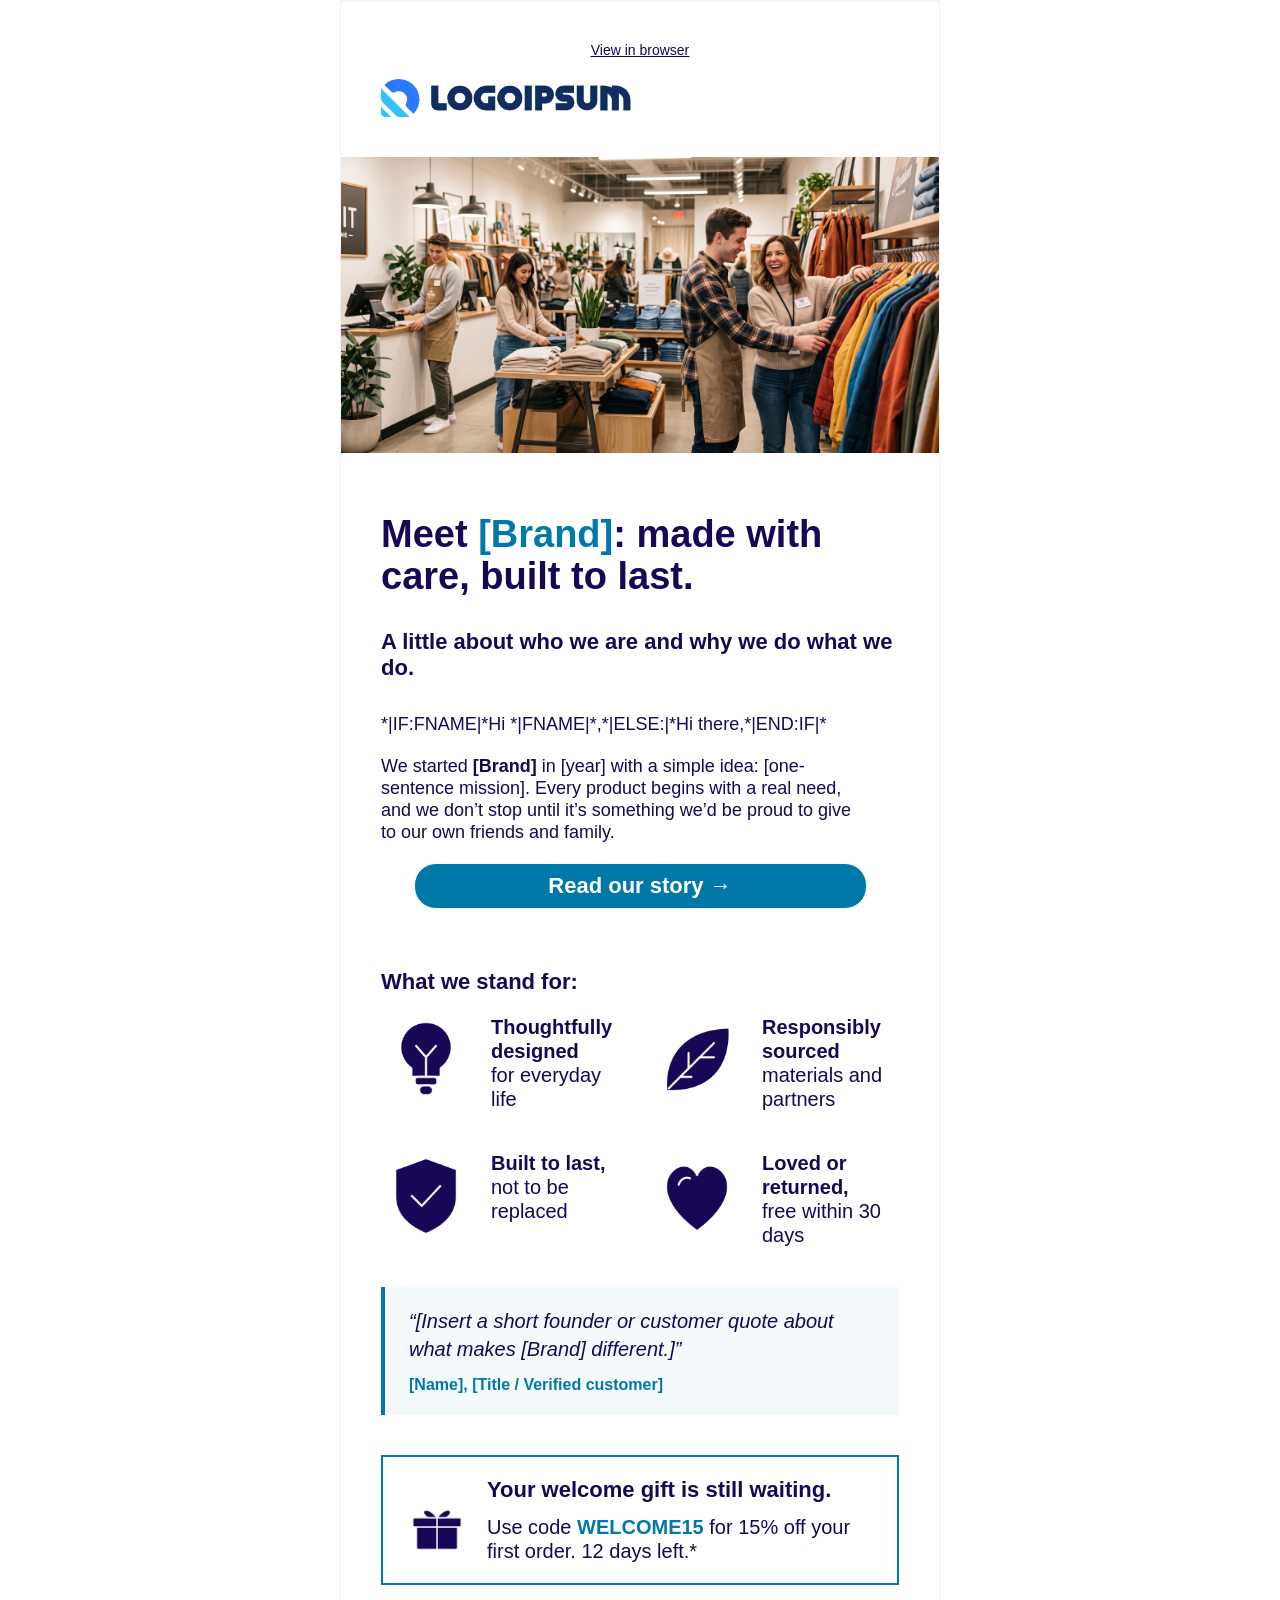
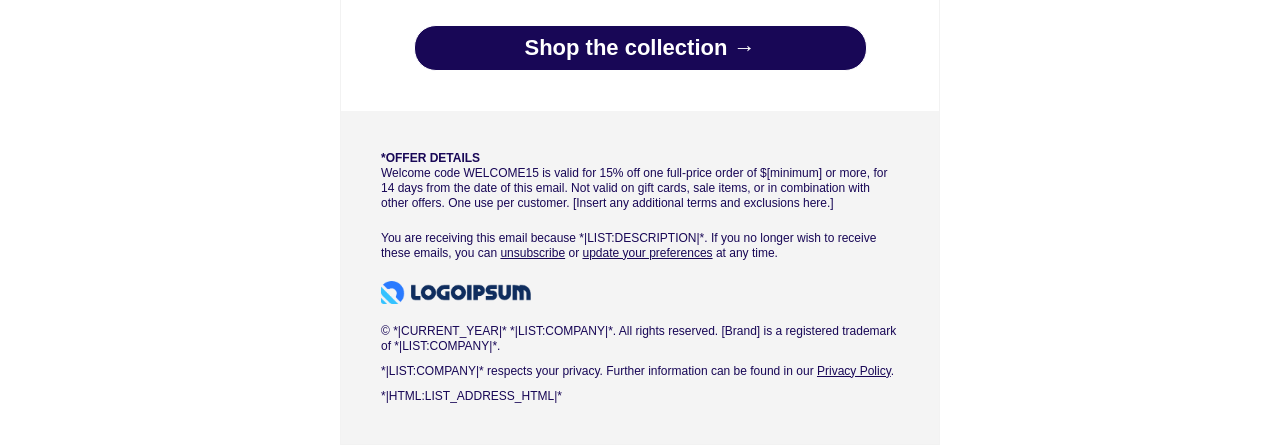
<file: MailChimp-journey/email-2/email-2.html>
<!--
  =====================================================
  EMAIL 2 OF 6  |  WELCOME / SHOPPING JOURNEY  |  MAILCHIMP
  Send: Day 2 after signup  |  Goal: build brand affinity, keep offer top of mind
  Subject line options:
    A) The story behind [Brand] (and a little gift for you)
    B) Made with care: meet [Brand]
  Preview text: Who we are, what we stand for, and your 15% off is still waiting.
  Swap all example.com URLs, [Brand] placeholders and ./images paths before sending.
  =====================================================
-->
<!DOCTYPE html PUBLIC "-//W3C//DTD XHTML 1.0 Transitional//EN" "http://www.w3.org/TR/xhtml1/DTD/xhtml1-transitional.dtd">
<html xmlns="http://www.w3.org/1999/xhtml" xmlns:v="urn:schemas-microsoft-com:vml" xmlns:o="urn:schemas-microsoft-com:office:office" xml:lang="en" lang="en">
  <head>
    <meta http-equiv="Content-Type" content="text/html; charset=utf-8" />
    <meta name="viewport" content="width=device-width, initial-scale=1, maximum-scale=5"/>
    <meta name="format-detection" content="telephone=no, date=no, address=no, email=no" />
    <title>Meet [Brand]</title>
    <!--[if gte mso 9]>
      <style type="text/css">
        label a {
          text-decoration: none;
        }
      </style>
    <![endif]-->
    <style type="text/css">
      li {
        text-align: -webkit-match-parent;
        display: list-item;
      }
      a[href^="x-apple-data-detectors:"] {
        color: inherit;
        text-decoration: inherit;
      }
      body {
        width: 100% !important;
        -webkit-text-size-adjust: 100%;
        -ms-text-size-adjust: 100%;
        margin: 0 !important;
        padding: 0 !important;
        font-family: Arial, sans-serif;
      }
      .ExternalClass p,
      .ExternalClass span,
      .ExternalClass font,
      .ExternalClass td {
        line-height: 100%;
      }
      table {
        border-collapse: collapse;
        mso-table-lspace: 0pt;
        mso-table-rspace: 0pt;
        padding: 0;
      }
      table td {
        border-collapse: collapse;
      }
      #MessageViewBody,
      #MessageWebViewDiv {
        width: 100% !important;
      }
      #MessageViewBody a {
        color: inherit;
        text-decoration: none;
        font-size: inherit;
        font-family: inherit;
        font-weight: inherit;
        line-height: inherit;
      }
    </style>
    <style type="text/css">
      .gmailfix {
        display: none;
        display: none !important;
      }
      .mobile-only{
        display: none;
      }
    </style>
    <style>
      @media only screen and (max-width: 600px) {
        u + .gmail {
          min-width: 330px !important;
        }
        .email-container{
            width: 360px !important;
            margin: auto !important;
        }
        .desktop-only{
            display: none !important;
        }
        .mobile-only{
            display:block;
        }
        .mobile-padding{
          padding: 0px 30px !important;
        }
        .mobile-side-padding{
            padding-left: 30px !important;
            padding-right: 30px !important;
        }
        .mobile-top-small-padding{
            padding-top: 12px !important;
        }
        .no-margin-padding{
          margin-right: 0 !important;
        }
        .mobile-btm-padding{
          padding-bottom: 40px !important;
        }
        .stack-on-mobile{
            display:inline-block;
            margin: 0 auto !important;
            width: 100% !important;
            box-sizing: border-box;
        }
        .mobile-full-img{
            width: 100% !important;
        }
        .no-margin-right{
          margin-right: 0 !important;
        }
        .mobile-headline{
          font-size: 32px !important;
          line-height: 36px !important;
        }
        .mobile-tile{
          width: 50% !important;
          display: inline-block !important;
          box-sizing: border-box;
        }
        .mobile-tile img{
          width: 100% !important;
          height: auto !important;
        }
      }
    </style>
    <!--[if (mso)|(mso 16)]>
      <xml>
        <o:OfficeDocumentSettings>
          <o:AllowPNG /> <o:PixelsPerInch>96</o:PixelsPerInch>
        </o:OfficeDocumentSettings>
      </xml>
    <![endif]-->
  </head>
  <body class="gmail">
<div style="display:none; mso-hide:all; width:0px; height:0px; max-width:0px; max-height:0px; font-size:0px; line-height:0px;">Who we are, what we stand for, and your 15% off is still waiting. &nbsp;&zwnj;&nbsp;&zwnj;&nbsp;&zwnj;&nbsp;&zwnj;&nbsp;&zwnj;&nbsp;&zwnj;&nbsp;&zwnj;&nbsp;&zwnj;&nbsp;&zwnj;&nbsp;&zwnj;&nbsp;&zwnj;&nbsp;&zwnj;&nbsp;&zwnj;&nbsp;&zwnj;&nbsp;&zwnj;&nbsp;&zwnj;&nbsp;&zwnj;&nbsp;&zwnj;&nbsp;&zwnj;&nbsp;&zwnj;&nbsp;&zwnj;&nbsp;&zwnj;&nbsp;&zwnj;&nbsp;&zwnj;&nbsp;&zwnj;&nbsp;&zwnj;&nbsp;&zwnj;&nbsp;&zwnj;&nbsp;&zwnj;&nbsp;&zwnj;&nbsp;&zwnj;&nbsp;&zwnj;&nbsp;&zwnj;&nbsp;&zwnj;&nbsp;&zwnj;&nbsp;&zwnj;&nbsp;&zwnj;&nbsp;&zwnj;&nbsp;&zwnj;&nbsp;&zwnj;&nbsp;&zwnj;&nbsp;&zwnj;&nbsp;&zwnj;&nbsp;&zwnj;&nbsp;&zwnj;&nbsp;&zwnj;&nbsp;&zwnj;&nbsp;&zwnj;&nbsp;&zwnj;&nbsp;&zwnj;&nbsp;&zwnj;&nbsp;&zwnj;&nbsp;&zwnj;&nbsp;&zwnj;&nbsp;&zwnj;&nbsp;&zwnj;&nbsp;&zwnj;&nbsp;&zwnj;&nbsp;&zwnj;&nbsp;&zwnj;&nbsp;&zwnj;&nbsp;&zwnj;&nbsp;&zwnj;&nbsp;&zwnj;&nbsp;&zwnj;&nbsp;&zwnj;&nbsp;&zwnj;&nbsp;&zwnj;&nbsp;&zwnj;&nbsp;&zwnj;&nbsp;&zwnj;&nbsp;&zwnj;&nbsp;&zwnj;&nbsp;&zwnj;&nbsp;&zwnj;&nbsp;&zwnj;&nbsp;&zwnj;&nbsp;&zwnj;&nbsp;&zwnj;&nbsp;&zwnj;&nbsp;&zwnj;&nbsp;&zwnj;&nbsp;&zwnj;&nbsp;&zwnj;&nbsp;&zwnj;&nbsp;&zwnj;&nbsp;&zwnj;&nbsp;&zwnj;&nbsp;&zwnj;&nbsp;&zwnj;</div>
<table role="presentation" width="600" border="0" align="center" cellpadding="0" cellspacing="0" style="background-color:#FFFFFF;border:1px solid #f2f2f2" class="email-container">
<!-- WEB VIEW + LOGO -->
      <tr>
        <td style="padding: 40px 40px 40px; color: #180756 !important;" class="mobile-side-padding">
          <p style="margin: 0px 0 20px; text-align: center;"><span style="color: #180756;"><span style="font-size: 14px; line-height: 18px;"><a style="color: #180756;" href="*|ARCHIVE|*" target="_blank"><span style="color: #180756;"><u>View in browser</u></span></a></span></span></p>
          <a href="https://www.example.com/" style="text-decoration:none;" target="_blank">
            <img src="./images/logo.png" alt="[Brand] logo" style="width:250px; display:block;" width="250" border="0"/>
          </a>
        </td>
      </tr>
      <!-- /WEB VIEW + LOGO -->
      <tr>
        <td align="center">
          <a href="https://www.example.com/about" style="text-decoration:none;" target="_blank">
            <img src="./images/header.jpg" width="600" alt="Hero image: the [Brand] team at work in the studio" style="width:100%; height:auto; max-width:600px; display:block" border="0"/>
          </a>
        </td>
      </tr>
      <tr>
        <td style="padding:20px 40px 0; color:#180756 !important;" class="mobile-side-padding">
          <p style="font-size:38px; line-height:42px; color:#180756; font-family: Arial, Helvetica, sans-serif; font-weight:600; margin:40px 10px 32px 0;" class="no-margin-right mobile-headline">
            Meet <span style="color:#0078a8;">[Brand]</span>: made with care, built to last.
          </p>
        </td>
      </tr>
      <tr>
        <td style="padding:0 40px 0; color:#180756 !important;" class="mobile-side-padding">
          <p style="font-size:22px; line-height:26px; color:#180756; font-family: Arial, Helvetica, sans-serif; font-weight:700; margin:0 0 32px;">
            A little about who we are and why we do what we do.
          </p>
          <p style="font-size:18px; line-height:22px; color:#180756; font-family: Arial, Helvetica, sans-serif; font-weight:400; margin:0 0 20px;">
            *|IF:FNAME|*Hi *|FNAME|*,*|ELSE:|*Hi there,*|END:IF|*
          </p>
          <p style="font-size:18px; line-height:22px; color:#180756; font-family: Arial, Helvetica, sans-serif; font-weight:400; margin:0 40px 20px 0;">
            We started <b>[Brand]</b> in [year] with a simple idea: [one-sentence mission]. Every product begins with a real need, and we don&rsquo;t stop until it&rsquo;s something we&rsquo;d be proud to give to our own friends and family.
          </p>
        </td>
      </tr>
      <tr>
        <td style="text-align:center; padding:0 40px;" class="mobile-side-padding">
          <table role="presentation" border="0" cellspacing="0" cellpadding="0" align="center" width="451" style="width:451px;" class="mobile-full-img">
            <tr>
              <td align="center" bgcolor="" style="">
                <div><!--[if mso]>
                  <v:roundrect xmlns:v="urn:schemas-microsoft-com:vml" xmlns:w="urn:schemas-microsoft-com:office:word" href="https://www.example.com/shop" style="height:33pt;v-text-anchor:middle;width:338.25pt;" arcsize="50%" strokecolor="#ffffff" fillcolor="#0078a8">
                  <w:anchorlock/>
                  <center style="color:#ffffff;font-family:sans-serif;font-size:22px;font-weight:bold;">Read our story  →</center>
                  </v:roundrect>
                  <![endif]-->
                  <a href="https://www.example.com/shop" style="background-color:#0078a8;border:1px solid #ffffff;border-radius:22px;color:#ffffff;display:inline-block;font-family:sans-serif;font-size:22px;font-weight:bold;line-height:44px;text-align:center;text-decoration:none;width:451px;-webkit-text-size-adjust:none;mso-hide:all;">Read our story  →</a>
                </div>
              </td>
            </tr>
          </table>
        </td>
      </tr>
      <tr>
        <td style="padding:40px 40px 0; color:#180756 !important;" class="mobile-side-padding">
          <p style="font-size:22px; line-height:26px; color:#180756; font-family: Arial, Helvetica, sans-serif; font-weight:700; margin:20px 0 0;">
            What we stand for:
          </p>
        </td>
      </tr>
      <tr>
        <td align="center">
          <table role="presentation" width="100%" border="0" cellspacing="0" cellpadding="0">
            <tr>
              <td style="padding:20px 12px 20px 40px; color:#180756 !important;" class="stack-on-mobile mobile-padding" valign="top" width="50%">
                <table role="presentation" width="100%" border="0" cellspacing="0" cellpadding="0">
                  <tr>
                    <td style="padding:0;" valign="top" width="90">
                      <a href="https://www.example.com/about" style="text-decoration:none;" target="_blank">
                        <img src="./images/icon-1.png" alt="Icon: Design" style="display:block" width="90" border="0"/>
                      </a>
                    </td>
                    <td style="padding:0 0 0 20px;" valign="top">
                      <p style="font-size:20px; line-height:24px; color:#180756; font-family: Arial, Helvetica, sans-serif; margin:0;">
                        <b>Thoughtfully designed</b><br class="desktop-only"/> for everyday life
                      </p>
                    </td>
                  </tr>
                </table>
              </td>
              <td style="padding:20px 40px 20px 12px; color:#180756 !important;" class="stack-on-mobile mobile-padding" valign="top" width="50%">
                <table role="presentation" width="100%" border="0" cellspacing="0" cellpadding="0">
                  <tr>
                    <td style="padding:0;" valign="top" width="90">
                      <a href="https://www.example.com/about" style="text-decoration:none;" target="_blank">
                        <img src="./images/icon-2.png" alt="Icon: Sourcing" style="display:block" width="90" border="0"/>
                      </a>
                    </td>
                    <td style="padding:0 0 0 20px;" valign="top">
                      <p style="font-size:20px; line-height:24px; color:#180756; font-family: Arial, Helvetica, sans-serif; margin:0;">
                        <b>Responsibly sourced</b><br class="desktop-only"/> materials and partners
                      </p>
                    </td>
                  </tr>
                </table>
              </td>
            </tr>
            <tr>
              <td style="padding:20px 12px 20px 40px; color:#180756 !important;" class="stack-on-mobile mobile-padding" valign="top" width="50%">
                <table role="presentation" width="100%" border="0" cellspacing="0" cellpadding="0">
                  <tr>
                    <td style="padding:0;" valign="top" width="90">
                      <a href="https://www.example.com/about" style="text-decoration:none;" target="_blank">
                        <img src="./images/icon-3.png" alt="Icon: Quality" style="display:block" width="90" border="0"/>
                      </a>
                    </td>
                    <td style="padding:0 0 0 20px;" valign="top">
                      <p style="font-size:20px; line-height:24px; color:#180756; font-family: Arial, Helvetica, sans-serif; margin:0;">
                        <b>Built to last,</b><br class="desktop-only"/> not to be replaced
                      </p>
                    </td>
                  </tr>
                </table>
              </td>
              <td style="padding:20px 40px 20px 12px; color:#180756 !important;" class="stack-on-mobile mobile-padding" valign="top" width="50%">
                <table role="presentation" width="100%" border="0" cellspacing="0" cellpadding="0">
                  <tr>
                    <td style="padding:0;" valign="top" width="90">
                      <a href="https://www.example.com/returns" style="text-decoration:none;" target="_blank">
                        <img src="./images/icon-4.png" alt="Icon: Guarantee" style="display:block" width="90" border="0"/>
                      </a>
                    </td>
                    <td style="padding:0 0 0 20px;" valign="top">
                      <p style="font-size:20px; line-height:24px; color:#180756; font-family: Arial, Helvetica, sans-serif; margin:0;">
                        <b>Loved or returned,</b><br class="desktop-only"/> free within 30 days
                      </p>
                    </td>
                  </tr>
                </table>
              </td>
            </tr>
          </table>
        </td>
      </tr>
      <tr>
        <td style="padding:20px 40px 20px; color:#180756 !important;" class="mobile-side-padding">
          <table role="presentation" width="100%" border="0" cellspacing="0" cellpadding="0">
            <tr>
              <td style="padding:20px 24px; background-color:#F4F9FB; border-left:4px solid #0078a8;">
                <p style="font-size:20px; line-height:28px; color:#180756; font-family: Arial, Helvetica, sans-serif; margin:0 0 12px; font-style:italic;">
                  &ldquo;[Insert a short founder or customer quote about what makes [Brand] different.]&rdquo;
                </p>
                <p style="font-size:16px; line-height:20px; color:#0078a8; font-family: Arial, Helvetica, sans-serif; margin:0; font-weight:700;">
                  [Name], [Title / Verified customer]
                </p>
              </td>
            </tr>
          </table>
        </td>
      </tr>
      <tr>
        <td align="center" style="padding:20px 40px 20px;" class="mobile-side-padding mobile-top-small-padding">
          <table role="presentation" width="100%" border="0" cellspacing="0" cellpadding="0">
            <tr>
              <td style="padding:20px 24px; border:2px solid #0078a8;">
                <table role="presentation" width="100%" border="0" cellspacing="0" cellpadding="0">
                  <tr>
                    <td style="padding:20px 20px 0 0;" class="stack-on-mobile" valign="top">
                      <a href="https://www.example.com/shop" style="text-decoration:none;" target="_blank">
                        <img src="./images/icon-welcome-gift.png" alt="Icon: Welcome gift" style="display:block" width="60" border="0"/>
                      </a>
                    </td>
                    <td style="padding:0;" class="stack-on-mobile mobile-top-small-padding" valign="top">
                      <p style="font-size:22px; line-height:26px; color:#180756; font-family: Arial, Helvetica, sans-serif; font-weight:700; margin:0 0 12px;">
                        Your welcome gift is still waiting.
                      </p>
                      <p style="font-size:20px; line-height:24px; color:#180756; font-family: Arial, Helvetica, sans-serif; font-weight:400; margin:0;">
                        Use code <b style="color:#0078a8;">WELCOME15</b> for 15% off your first order. 12 days left.*
                      </p>
                    </td>
                  </tr>
                </table>
              </td>
            </tr>
          </table>
        </td>
      </tr>
      <tr>
        <td style="text-align:center; padding:20px 40px 40px;" class="mobile-side-padding">
          <table role="presentation" border="0" cellspacing="0" cellpadding="0" align="center" width="451" style="width:451px;" class="mobile-full-img">
            <tr>
              <td align="center" bgcolor="" style="">
                <div><!--[if mso]>
                  <v:roundrect xmlns:v="urn:schemas-microsoft-com:vml" xmlns:w="urn:schemas-microsoft-com:office:word" href="https://www.example.com/shop" style="height:33pt;v-text-anchor:middle;width:338.25pt;" arcsize="50%" strokecolor="#ffffff" fillcolor="#180756">
                  <w:anchorlock/>
                  <center style="color:#ffffff;font-family:sans-serif;font-size:22px;font-weight:bold;">Shop the collection  →</center>
                  </v:roundrect>
                  <![endif]-->
                  <a href="https://www.example.com/shop" style="background-color:#180756;border:1px solid #ffffff;border-radius:22px;color:#ffffff;display:inline-block;font-family:sans-serif;font-size:22px;font-weight:bold;line-height:44px;text-align:center;text-decoration:none;width:451px;-webkit-text-size-adjust:none;mso-hide:all;">Shop the collection  →</a>
                </div>
              </td>
            </tr>
          </table>
        </td>
      </tr>
      <!-- FOOTER -->
      <tr>
        <td style="padding: 40px 40px 40px; background-color: #F4F4F4" class="mobile-side-padding">
            <p style="font-family: Arial, Helvetica, sans-serif; font-size: 12px !important; line-height: 15px !important; font-weight: normal !important; color: #180756; margin: 0 !important; padding: 0px 0 0; ">
                <b>*OFFER DETAILS</b><br/>
                Welcome code WELCOME15 is valid for 15% off one full-price order of $[minimum] or more, for 14 days from the date of this email. Not valid on gift cards, sale items, or in combination with other offers. One use per customer. [Insert any additional terms and exclusions here.]
            </p>
            <p style="font-family: Arial, Helvetica, sans-serif; font-size: 12px !important; line-height: 15px !important; font-weight: normal !important; color: #180756; margin: 0 !important; padding: 20px 0 0; ">
                You are receiving this email because *|LIST:DESCRIPTION|*. If you no longer wish to receive these emails, you can <a href="*|UNSUB|*" target="_blank" style="color: #180756; text-decoration: underline">unsubscribe</a> or <a href="*|UPDATE_PROFILE|*" target="_blank" style="color: #180756; text-decoration: underline">update your preferences</a> at any time.
            </p>
            <p style="padding: 20px 0 20px; margin: 0;">
              <a href="https://www.example.com/" style="text-decoration:none;" target="_blank">
                <img src="./images/logo.png" alt="[Brand] logo" style="width:150px; display:block;" width="150" border="0"/>
              </a>
            </p>
            <p style="font-family: Arial, Helvetica, sans-serif; font-size: 12px !important; line-height: 15px !important; font-weight: normal !important; color: #180756; margin: 0 !important; padding: 0px 0 0; ">
                &copy; *|CURRENT_YEAR|* *|LIST:COMPANY|*. All rights reserved. [Brand] is a registered trademark of *|LIST:COMPANY|*.
            </p>
            <p style="font-family: Arial, Helvetica, sans-serif; font-size: 12px !important; line-height: 15px !important; font-weight: normal !important; color: #180756; margin: 0 !important; padding: 10px 0 0; ">
                *|LIST:COMPANY|* respects your privacy. Further information can be found in our <a href="https://www.example.com/privacy" target="_blank" style="color: #180756; text-decoration: underline">Privacy Policy</a>.
            </p>
            <p style="font-family: Arial, Helvetica, sans-serif; font-size: 12px !important; line-height: 15px !important; font-weight: normal !important; color: #180756; margin: 0 !important; padding: 10px 0 0; ">
                *|HTML:LIST_ADDRESS_HTML|*
            </p>
        </td>
      </tr>
      <!-- /FOOTER -->
</table>
</body>
</html>
</file>
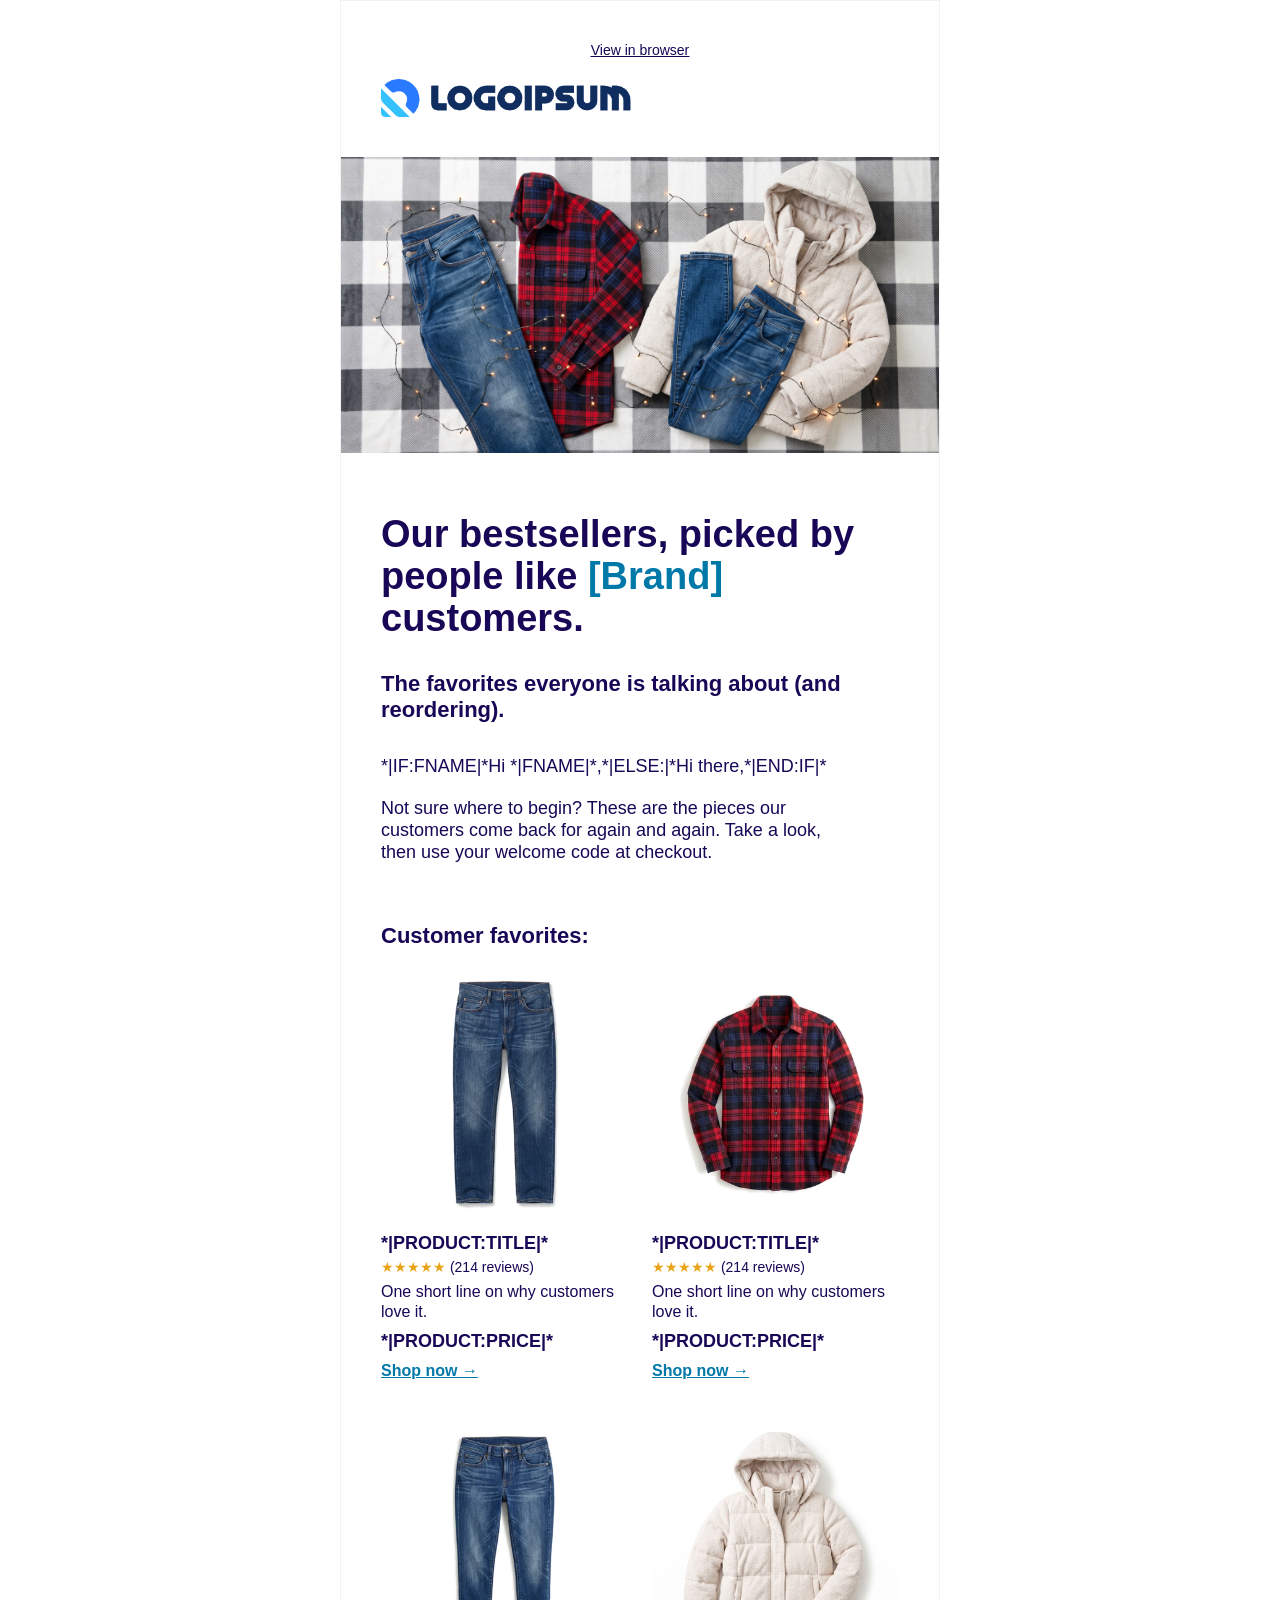
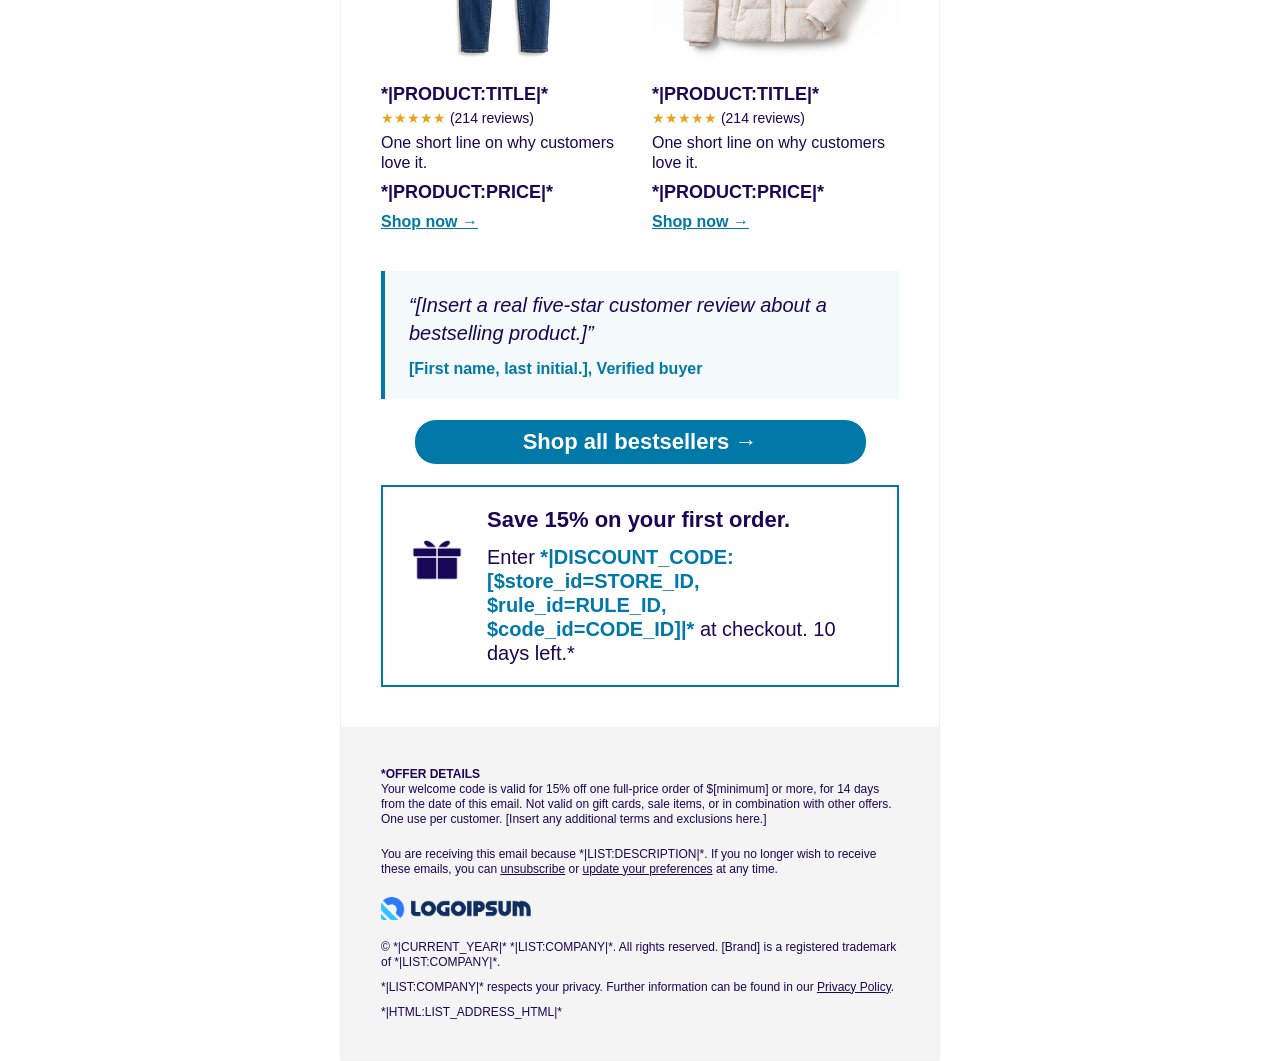
<file: MailChimp-journey/email-3/email-3.html>
<!--
  =====================================================
  EMAIL 3 OF 6  |  WELCOME / SHOPPING JOURNEY  |  MAILCHIMP
  Send: Day 4 after signup  |  Goal: social proof, product discovery
  Subject line options:
    A) Our bestsellers are waiting (with 15% off)
    B) See what everyone&rsquo;s adding to their cart
  Preview text: The most-loved [Brand] pieces, plus 15% off your first order.
  Swap all example.com URLs, [Brand] placeholders and ./images paths before sending.
  =====================================================
-->
<!DOCTYPE html PUBLIC "-//W3C//DTD XHTML 1.0 Transitional//EN" "http://www.w3.org/TR/xhtml1/DTD/xhtml1-transitional.dtd">
<html xmlns="http://www.w3.org/1999/xhtml" xmlns:v="urn:schemas-microsoft-com:vml" xmlns:o="urn:schemas-microsoft-com:office:office" xml:lang="en" lang="en">
  <head>
    <meta http-equiv="Content-Type" content="text/html; charset=utf-8" />
    <meta name="viewport" content="width=device-width, initial-scale=1, maximum-scale=5"/>
    <meta name="format-detection" content="telephone=no, date=no, address=no, email=no" />
    <title>Our Bestsellers</title>
    <!--[if gte mso 9]>
      <style type="text/css">
        label a {
          text-decoration: none;
        }
      </style>
    <![endif]-->
    <style type="text/css">
      li {
        text-align: -webkit-match-parent;
        display: list-item;
      }
      a[href^="x-apple-data-detectors:"] {
        color: inherit;
        text-decoration: inherit;
      }
      body {
        width: 100% !important;
        -webkit-text-size-adjust: 100%;
        -ms-text-size-adjust: 100%;
        margin: 0 !important;
        padding: 0 !important;
        font-family: Arial, sans-serif;
      }
      .ExternalClass p,
      .ExternalClass span,
      .ExternalClass font,
      .ExternalClass td {
        line-height: 100%;
      }
      table {
        border-collapse: collapse;
        mso-table-lspace: 0pt;
        mso-table-rspace: 0pt;
        padding: 0;
      }
      table td {
        border-collapse: collapse;
      }
      #MessageViewBody,
      #MessageWebViewDiv {
        width: 100% !important;
      }
      #MessageViewBody a {
        color: inherit;
        text-decoration: none;
        font-size: inherit;
        font-family: inherit;
        font-weight: inherit;
        line-height: inherit;
      }
    </style>
    <style type="text/css">
      .gmailfix {
        display: none;
        display: none !important;
      }
      .mobile-only{
        display: none;
      }
    </style>
    <style>
      @media only screen and (max-width: 600px) {
        u + .gmail {
          min-width: 330px !important;
        }
        .email-container{
            width: 360px !important;
            margin: auto !important;
        }
        .desktop-only{
            display: none !important;
        }
        .mobile-only{
            display:block;
        }
        .mobile-padding{
          padding: 0px 30px !important;
        }
        .mobile-side-padding{
            padding-left: 30px !important;
            padding-right: 30px !important;
        }
        .mobile-top-small-padding{
            padding-top: 12px !important;
        }
        .no-margin-padding{
          margin-right: 0 !important;
        }
        .mobile-btm-padding{
          padding-bottom: 40px !important;
        }
        .stack-on-mobile{
            display:inline-block;
            margin: 0 auto !important;
            width: 100% !important;
            box-sizing: border-box;
        }
        .mobile-full-img{
            width: 100% !important;
        }
        .no-margin-right{
          margin-right: 0 !important;
        }
        .mobile-headline{
          font-size: 32px !important;
          line-height: 36px !important;
        }
        .mobile-tile{
          width: 50% !important;
          display: inline-block !important;
          box-sizing: border-box;
        }
        .mobile-tile img{
          width: 100% !important;
          height: auto !important;
        }
      }
    </style>
    <!--[if (mso)|(mso 16)]>
      <xml>
        <o:OfficeDocumentSettings>
          <o:AllowPNG /> <o:PixelsPerInch>96</o:PixelsPerInch>
        </o:OfficeDocumentSettings>
      </xml>
    <![endif]-->
  </head>
  <body class="gmail">
<div style="display:none; mso-hide:all; width:0px; height:0px; max-width:0px; max-height:0px; font-size:0px; line-height:0px;">The most-loved [Brand] pieces, plus 15% off your first order. &nbsp;&zwnj;&nbsp;&zwnj;&nbsp;&zwnj;&nbsp;&zwnj;&nbsp;&zwnj;&nbsp;&zwnj;&nbsp;&zwnj;&nbsp;&zwnj;&nbsp;&zwnj;&nbsp;&zwnj;&nbsp;&zwnj;&nbsp;&zwnj;&nbsp;&zwnj;&nbsp;&zwnj;&nbsp;&zwnj;&nbsp;&zwnj;&nbsp;&zwnj;&nbsp;&zwnj;&nbsp;&zwnj;&nbsp;&zwnj;&nbsp;&zwnj;&nbsp;&zwnj;&nbsp;&zwnj;&nbsp;&zwnj;&nbsp;&zwnj;&nbsp;&zwnj;&nbsp;&zwnj;&nbsp;&zwnj;&nbsp;&zwnj;&nbsp;&zwnj;&nbsp;&zwnj;&nbsp;&zwnj;&nbsp;&zwnj;&nbsp;&zwnj;&nbsp;&zwnj;&nbsp;&zwnj;&nbsp;&zwnj;&nbsp;&zwnj;&nbsp;&zwnj;&nbsp;&zwnj;&nbsp;&zwnj;&nbsp;&zwnj;&nbsp;&zwnj;&nbsp;&zwnj;&nbsp;&zwnj;&nbsp;&zwnj;&nbsp;&zwnj;&nbsp;&zwnj;&nbsp;&zwnj;&nbsp;&zwnj;&nbsp;&zwnj;&nbsp;&zwnj;&nbsp;&zwnj;&nbsp;&zwnj;&nbsp;&zwnj;&nbsp;&zwnj;&nbsp;&zwnj;&nbsp;&zwnj;&nbsp;&zwnj;&nbsp;&zwnj;&nbsp;&zwnj;&nbsp;&zwnj;&nbsp;&zwnj;&nbsp;&zwnj;&nbsp;&zwnj;&nbsp;&zwnj;&nbsp;&zwnj;&nbsp;&zwnj;&nbsp;&zwnj;&nbsp;&zwnj;&nbsp;&zwnj;&nbsp;&zwnj;&nbsp;&zwnj;&nbsp;&zwnj;&nbsp;&zwnj;&nbsp;&zwnj;&nbsp;&zwnj;&nbsp;&zwnj;&nbsp;&zwnj;&nbsp;&zwnj;&nbsp;&zwnj;&nbsp;&zwnj;&nbsp;&zwnj;&nbsp;&zwnj;&nbsp;&zwnj;&nbsp;&zwnj;&nbsp;&zwnj;&nbsp;&zwnj;&nbsp;&zwnj;&nbsp;&zwnj;</div>
<table role="presentation" width="600" border="0" align="center" cellpadding="0" cellspacing="0" style="background-color:#FFFFFF;border:1px solid #f2f2f2" class="email-container">
<!-- WEB VIEW + LOGO -->
      <tr>
        <td style="padding: 40px 40px 40px; color: #180756 !important;" class="mobile-side-padding">
          <p style="margin: 0px 0 20px; text-align: center;"><span style="color: #180756;"><span style="font-size: 14px; line-height: 18px;"><a style="color: #180756;" href="*|ARCHIVE|*" target="_blank"><span style="color: #180756;"><u>View in browser</u></span></a></span></span></p>
          <a href="https://www.example.com/" style="text-decoration:none;" target="_blank">
            <img src="./images/logo.png" alt="[Brand] logo" style="width:250px; display:block;" width="250" border="0"/>
          </a>
        </td>
      </tr>
      <!-- /WEB VIEW + LOGO -->
      <tr>
        <td align="center">
          <a href="https://www.example.com/bestsellers" style="text-decoration:none;" target="_blank">
            <img src="./images/header.jpg" width="600" alt="Hero image: flat lay of the top four [Brand] bestsellers" style="width:100%; height:auto; max-width:600px; display:block" border="0"/>
          </a>
        </td>
      </tr>
      <tr>
        <td style="padding:20px 40px 0; color:#180756 !important;" class="mobile-side-padding">
          <p style="font-size:38px; line-height:42px; color:#180756; font-family: Arial, Helvetica, sans-serif; font-weight:600; margin:40px 10px 32px 0;" class="no-margin-right mobile-headline">
            Our bestsellers, picked by people like <span style="color:#0078a8;">[Brand]</span> customers.
          </p>
        </td>
      </tr>
      <tr>
        <td style="padding:0 40px 0; color:#180756 !important;" class="mobile-side-padding">
          <p style="font-size:22px; line-height:26px; color:#180756; font-family: Arial, Helvetica, sans-serif; font-weight:700; margin:0 0 32px;">
            The favorites everyone is talking about (and reordering).
          </p>
          <p style="font-size:18px; line-height:22px; color:#180756; font-family: Arial, Helvetica, sans-serif; font-weight:400; margin:0 0 20px;">
            *|IF:FNAME|*Hi *|FNAME|*,*|ELSE:|*Hi there,*|END:IF|*
          </p>
          <p style="font-size:18px; line-height:22px; color:#180756; font-family: Arial, Helvetica, sans-serif; font-weight:400; margin:0 40px 20px 0;">
            Not sure where to begin? These are the pieces our customers come back for again and again. Take a look, then use your welcome code at checkout.
          </p>
        </td>
      </tr>
      <tr>
        <td style="padding:20px 40px 0; color:#180756 !important;" class="mobile-side-padding">
          <p style="font-size:22px; line-height:26px; color:#180756; font-family: Arial, Helvetica, sans-serif; font-weight:700; margin:20px 0 0;">
            Customer favorites:
          </p>
        </td>
      </tr>
      <tr>
        <td align="center">
          <table role="presentation" width="100%" border="0" cellspacing="0" cellpadding="0">
            <tr>
              <td style="padding:20px 12px 20px 40px; color:#180756 !important;" class="stack-on-mobile mobile-padding" valign="top" width="50%">
                <table role="presentation" width="100%" border="0" cellspacing="0" cellpadding="0">
                  <tr>
                    <td style="padding:0;">
                      <a href="https://www.example.com/product-1" style="text-decoration:none;" target="_blank">
                        <!-- WOULD SWAP URL TO INCLUDE *|PRODUCT.URL|* TOKEN BEFORE DEPLOYMENT -->
                        <img src="./images/men-jeans.png" alt="Bestseller 1" style="display:block; width:100%; height:auto;" width="240" border="0"/> 
                        <!-- WOULD SWAP TO *|PRODUCT:IMAGE|* TOKEN BEFORE DEPLOYMENT, THIS IS TO SHOW IMAGE IN GITHUB PREVIEW -->
                      </a>
                    </td>
                  </tr>
                  <tr>
                    <td style="padding:16px 0 0;">
                      <p style="font-size:18px; line-height:22px; color:#180756; font-family: Arial, Helvetica, sans-serif; margin:0 0 4px; font-weight:700;">
                        *|PRODUCT:TITLE|*
                      </p>
                      <p style="font-size:14px; line-height:18px; color:#E8A317; font-family: Arial, Helvetica, sans-serif; margin:0 0 6px;">
                        &#9733;&#9733;&#9733;&#9733;&#9733; <span style="color:#180756;">(214 reviews)</span>
                        <!-- WOULD SWAP TO *|PRODUCT.STAR|* / *|PRODUCT.REVIEW-COUNT|* TOKEN BEFORE DEPLOYMENT -->
                      </p>
                      <p style="font-size:16px; line-height:20px; color:#180756; font-family: Arial, Helvetica, sans-serif; margin:0 0 8px;">
                        One short line on why customers love it.
                        <!-- WOULD SWAP TO CORRECT TOKEN BEFORE DEPLOYMENT -->
                      </p>
                      <p style="font-size:18px; line-height:22px; color:#180756; font-family: Arial, Helvetica, sans-serif; margin:0 0 10px; font-weight:700;">
                        *|PRODUCT:PRICE|*
                      </p>
                      <a href="https://www.example.com/product-1" target="_blank" style="font-size:16px; color:#0078a8; font-family: Arial, Helvetica, sans-serif; font-weight:700; text-decoration:underline;">
                        <!-- WOULD SWAP URL TO INCLUDE *|PRODUCT.URL|* TOKEN BEFORE DEPLOYMENT -->
                        Shop now&nbsp;&rarr;
                      </a>
                    </td>
                  </tr>
                </table>
              </td>
              <td style="padding:20px 40px 20px 12px; color:#180756 !important;" class="stack-on-mobile mobile-padding" valign="top" width="50%">
                <table role="presentation" width="100%" border="0" cellspacing="0" cellpadding="0">
                  <tr>
                    <td style="padding:0;">
                      <a href="https://www.example.com/product-2" style="text-decoration:none;" target="_blank">
                        <!-- WOULD SWAP URL TO INCLUDE *|PRODUCT.URL|* TOKEN BEFORE DEPLOYMENT -->
                        <img src="./images/men-tops.png" alt="Bestseller 2" style="display:block; width:100%; height:auto;" width="240" border="0"/>
                        <!-- WOULD SWAP TO *|PRODUCT:IMAGE|* TOKEN BEFORE DEPLOYMENT, THIS IS TO SHOW IMAGE IN GITHUB PREVIEW -->
                      </a>
                    </td>
                  </tr>
                  <tr>
                    <td style="padding:16px 0 0;">
                      <p style="font-size:18px; line-height:22px; color:#180756; font-family: Arial, Helvetica, sans-serif; margin:0 0 4px; font-weight:700;">
                        *|PRODUCT:TITLE|*
                      </p>
                      <p style="font-size:14px; line-height:18px; color:#E8A317; font-family: Arial, Helvetica, sans-serif; margin:0 0 6px;">
                        &#9733;&#9733;&#9733;&#9733;&#9733; <span style="color:#180756;">(214 reviews)</span>
                        <!-- WOULD SWAP TO *|PRODUCT.STAR|* / *|PRODUCT.REVIEW-COUNT|* TOKEN BEFORE DEPLOYMENT -->
                      </p>
                      <p style="font-size:16px; line-height:20px; color:#180756; font-family: Arial, Helvetica, sans-serif; margin:0 0 8px;">
                        One short line on why customers love it.
                        <!-- WOULD SWAP TO CORRECT TOKEN BEFORE DEPLOYMENT -->
                      </p>
                      <p style="font-size:18px; line-height:22px; color:#180756; font-family: Arial, Helvetica, sans-serif; margin:0 0 10px; font-weight:700;">
                        *|PRODUCT:PRICE|*
                      </p>
                      <a href="https://www.example.com/product-2" target="_blank" style="font-size:16px; color:#0078a8; font-family: Arial, Helvetica, sans-serif; font-weight:700; text-decoration:underline;">
                        <!-- WOULD SWAP URL TO INCLUDE *|PRODUCT.URL|* TOKEN BEFORE DEPLOYMENT -->
                        Shop now&nbsp;&rarr;
                      </a>
                    </td>
                  </tr>
                </table>
              </td>
            </tr>
            <tr>
              <td style="padding:20px 12px 20px 40px; color:#180756 !important;" class="stack-on-mobile mobile-padding" valign="top" width="50%">
                <table role="presentation" width="100%" border="0" cellspacing="0" cellpadding="0">
                  <tr>
                    <td style="padding:0;">
                      <a href="https://www.example.com/product-3" style="text-decoration:none;" target="_blank">
                        <!-- WOULD SWAP URL TO INCLUDE *|PRODUCT.URL|* TOKEN BEFORE DEPLOYMENT -->
                        <img src="./images/women-jeans.png" alt="Bestseller 3" style="display:block; width:100%; height:auto;" width="240" border="0"/>
                        <!-- WOULD SWAP TO *|PRODUCT:IMAGE|* TOKEN BEFORE DEPLOYMENT, THIS IS TO SHOW IMAGE IN GITHUB PREVIEW -->
                      </a>
                    </td>
                  </tr>
                  <tr>
                    <td style="padding:16px 0 0;">
                      <p style="font-size:18px; line-height:22px; color:#180756; font-family: Arial, Helvetica, sans-serif; margin:0 0 4px; font-weight:700;">
                        *|PRODUCT:TITLE|*
                      </p>
                      <p style="font-size:14px; line-height:18px; color:#E8A317; font-family: Arial, Helvetica, sans-serif; margin:0 0 6px;">
                        &#9733;&#9733;&#9733;&#9733;&#9733; <span style="color:#180756;">(214 reviews)</span>
                        <!-- WOULD SWAP TO *|PRODUCT.STAR|* / *|PRODUCT.REVIEW-COUNT|* TOKEN BEFORE DEPLOYMENT -->
                      </p>
                      <p style="font-size:16px; line-height:20px; color:#180756; font-family: Arial, Helvetica, sans-serif; margin:0 0 8px;">
                        One short line on why customers love it.
                        <!-- WOULD SWAP TO CORRECT TOKEN BEFORE DEPLOYMENT -->
                      </p>
                      <p style="font-size:18px; line-height:22px; color:#180756; font-family: Arial, Helvetica, sans-serif; margin:0 0 10px; font-weight:700;">
                        *|PRODUCT:PRICE|*
                      </p>
                      <a href="https://www.example.com/product-3" target="_blank" style="font-size:16px; color:#0078a8; font-family: Arial, Helvetica, sans-serif; font-weight:700; text-decoration:underline;">
                        <!-- WOULD SWAP URL TO INCLUDE *|PRODUCT.URL|* TOKEN BEFORE DEPLOYMENT -->
                        Shop now&nbsp;&rarr;
                      </a>
                    </td>
                  </tr>
                </table>
              </td>
              <td style="padding:20px 40px 20px 12px; color:#180756 !important;" class="stack-on-mobile mobile-padding" valign="top" width="50%">
                <table role="presentation" width="100%" border="0" cellspacing="0" cellpadding="0">
                  <tr>
                    <td style="padding:0;">
                      <a href="https://www.example.com/product-4" style="text-decoration:none;" target="_blank">
                        <!-- WOULD SWAP URL TO INCLUDE *|PRODUCT.URL|* TOKEN BEFORE DEPLOYMENT -->
                        <img src="./images/women-jacket.png" alt="Bestseller 4" style="display:block; width:100%; height:auto;" width="240" border="0"/>
                        <!-- WOULD SWAP TO *|PRODUCT:IMAGE|* TOKEN BEFORE DEPLOYMENT, THIS IS TO SHOW IMAGE IN GITHUB PREVIEW -->
                      </a>
                    </td>
                  </tr>
                  <tr>
                    <td style="padding:16px 0 0;">
                      <p style="font-size:18px; line-height:22px; color:#180756; font-family: Arial, Helvetica, sans-serif; margin:0 0 4px; font-weight:700;">
                        *|PRODUCT:TITLE|*
                      </p>
                      <p style="font-size:14px; line-height:18px; color:#E8A317; font-family: Arial, Helvetica, sans-serif; margin:0 0 6px;">
                        &#9733;&#9733;&#9733;&#9733;&#9733; <span style="color:#180756;">(214 reviews)</span>
                        <!-- WOULD SWAP TO *|PRODUCT.STAR|* / *|PRODUCT.REVIEW-COUNT|* TOKEN BEFORE DEPLOYMENT -->
                      </p>
                      <p style="font-size:16px; line-height:20px; color:#180756; font-family: Arial, Helvetica, sans-serif; margin:0 0 8px;">
                        One short line on why customers love it.
                        <!-- WOULD SWAP TO CORRECT TOKEN BEFORE DEPLOYMENT -->
                      </p>
                      <p style="font-size:18px; line-height:22px; color:#180756; font-family: Arial, Helvetica, sans-serif; margin:0 0 10px; font-weight:700;">
                        *|PRODUCT:PRICE|*
                      </p>
                      <a href="https://www.example.com/product-4" target="_blank" style="font-size:16px; color:#0078a8; font-family: Arial, Helvetica, sans-serif; font-weight:700; text-decoration:underline;">
                        <!-- WOULD SWAP URL TO INCLUDE *|PRODUCT.URL|* TOKEN BEFORE DEPLOYMENT -->
                        Shop now&nbsp;&rarr;
                      </a>
                    </td>
                  </tr>
                </table>
              </td>
            </tr>
          </table>
        </td>
      </tr>
      <tr>
        <td style="padding:20px 40px 20px; color:#180756 !important;" class="mobile-side-padding">
          <table role="presentation" width="100%" border="0" cellspacing="0" cellpadding="0">
            <tr>
              <td style="padding:20px 24px; background-color:#F4F9FB; border-left:4px solid #0078a8;">
                <p style="font-size:20px; line-height:28px; color:#180756; font-family: Arial, Helvetica, sans-serif; margin:0 0 12px; font-style:italic;">
                  &ldquo;[Insert a real five-star customer review about a bestselling product.]&rdquo;
                  <!-- WOULD INCLUDE TOKEN FOR REVIEW, OR APPROVED REVIEW HARD CODED -->
                </p>
                <p style="font-size:16px; line-height:20px; color:#0078a8; font-family: Arial, Helvetica, sans-serif; margin:0; font-weight:700;">
                  [First name, last initial.], Verified buyer
                  <!-- WOULD INCLUDE TOKEN FOR REVIEW, OR APPROVED REVIEW HARD CODED -->
                </p>
              </td>
            </tr>
          </table>
        </td>
      </tr>
      <tr>
        <td style="text-align:center; padding:0 40px;" class="mobile-side-padding">
          <table role="presentation" border="0" cellspacing="0" cellpadding="0" align="center" width="451" style="width:451px;" class="mobile-full-img">
            <tr>
              <td align="center" bgcolor="" style="">
                <div><!--[if mso]>
                  <v:roundrect xmlns:v="urn:schemas-microsoft-com:vml" xmlns:w="urn:schemas-microsoft-com:office:word" href="https://www.example.com/shop" style="height:33pt;v-text-anchor:middle;width:338.25pt;" arcsize="50%" strokecolor="#ffffff" fillcolor="#0078a8">
                  <w:anchorlock/>
                  <center style="color:#ffffff;font-family:sans-serif;font-size:22px;font-weight:bold;">Shop all bestsellers  →</center>
                  </v:roundrect>
                  <![endif]-->
                  <a href="https://www.example.com/shop" style="background-color:#0078a8;border:1px solid #ffffff;border-radius:22px;color:#ffffff;display:inline-block;font-family:sans-serif;font-size:22px;font-weight:bold;line-height:44px;text-align:center;text-decoration:none;width:451px;-webkit-text-size-adjust:none;mso-hide:all;">Shop all bestsellers  →</a>
                </div>
              </td>
            </tr>
          </table>
        </td>
      </tr>
      <tr>
        <td align="center" style="padding:20px 40px 20px;" class="mobile-side-padding mobile-top-small-padding">
          <table role="presentation" width="100%" border="0" cellspacing="0" cellpadding="0">
            <tr>
              <td style="padding:20px 24px; border:2px solid #0078a8;">
                <table role="presentation" width="100%" border="0" cellspacing="0" cellpadding="0">
                  <tr>
                    <td style="padding:20px 20px 0 0;" class="stack-on-mobile" valign="top">
                      <a href="https://www.example.com/shop" style="text-decoration:none;" target="_blank">
                        <img src="./images/icon-welcome-gift.png" alt="Icon: Welcome gift" style="display:block" width="60" border="0"/>
                      </a>
                    </td>
                    <td style="padding:0;" class="stack-on-mobile mobile-top-small-padding" valign="top">
                      <p style="font-size:22px; line-height:26px; color:#180756; font-family: Arial, Helvetica, sans-serif; font-weight:700; margin:0 0 12px;">
                        Save 15% on your first order.
                      </p>
                      <p style="font-size:20px; line-height:24px; color:#180756; font-family: Arial, Helvetica, sans-serif; font-weight:400; margin:0;">
                        Enter <b style="color:#0078a8;">*|DISCOUNT_CODE:[$store_id=STORE_ID, $rule_id=RULE_ID, $code_id=CODE_ID]|*</b> at checkout. 10 days left.*
                      </p>
                    </td>
                  </tr>
                </table>
              </td>
            </tr>
          </table>
        </td>
      </tr>
      <tr><td style="height:20px; font-size:0; line-height:0;">&nbsp;</td></tr>
      <!-- FOOTER -->
      <tr>
        <td style="padding: 40px 40px 40px; background-color: #F4F4F4" class="mobile-side-padding">
            <p style="font-family: Arial, Helvetica, sans-serif; font-size: 12px !important; line-height: 15px !important; font-weight: normal !important; color: #180756; margin: 0 !important; padding: 0px 0 0; ">
                <b>*OFFER DETAILS</b><br/>
                Your welcome code is valid for 15% off one full-price order of $[minimum] or more, for 14 days from the date of this email. Not valid on gift cards, sale items, or in combination with other offers. One use per customer. [Insert any additional terms and exclusions here.]
            </p>
            <p style="font-family: Arial, Helvetica, sans-serif; font-size: 12px !important; line-height: 15px !important; font-weight: normal !important; color: #180756; margin: 0 !important; padding: 20px 0 0; ">
                You are receiving this email because *|LIST:DESCRIPTION|*. If you no longer wish to receive these emails, you can <a href="*|UNSUB|*" target="_blank" style="color: #180756; text-decoration: underline">unsubscribe</a> or <a href="*|UPDATE_PROFILE|*" target="_blank" style="color: #180756; text-decoration: underline">update your preferences</a> at any time.
            </p>
            <p style="padding: 20px 0 20px; margin: 0;">
              <a href="https://www.example.com/" style="text-decoration:none;" target="_blank">
                <img src="./images/logo.png" alt="[Brand] logo" style="width:150px; display:block;" width="150" border="0"/>
              </a>
            </p>
            <p style="font-family: Arial, Helvetica, sans-serif; font-size: 12px !important; line-height: 15px !important; font-weight: normal !important; color: #180756; margin: 0 !important; padding: 0px 0 0; ">
                &copy; *|CURRENT_YEAR|* *|LIST:COMPANY|*. All rights reserved. [Brand] is a registered trademark of *|LIST:COMPANY|*.
            </p>
            <p style="font-family: Arial, Helvetica, sans-serif; font-size: 12px !important; line-height: 15px !important; font-weight: normal !important; color: #180756; margin: 0 !important; padding: 10px 0 0; ">
                *|LIST:COMPANY|* respects your privacy. Further information can be found in our <a href="https://www.example.com/privacy" target="_blank" style="color: #180756; text-decoration: underline">Privacy Policy</a>.
            </p>
            <p style="font-family: Arial, Helvetica, sans-serif; font-size: 12px !important; line-height: 15px !important; font-weight: normal !important; color: #180756; margin: 0 !important; padding: 10px 0 0; ">
                *|HTML:LIST_ADDRESS_HTML|*
            </p>
        </td>
      </tr>
      <!-- /FOOTER -->
</table>
</body>
</html>
</file>
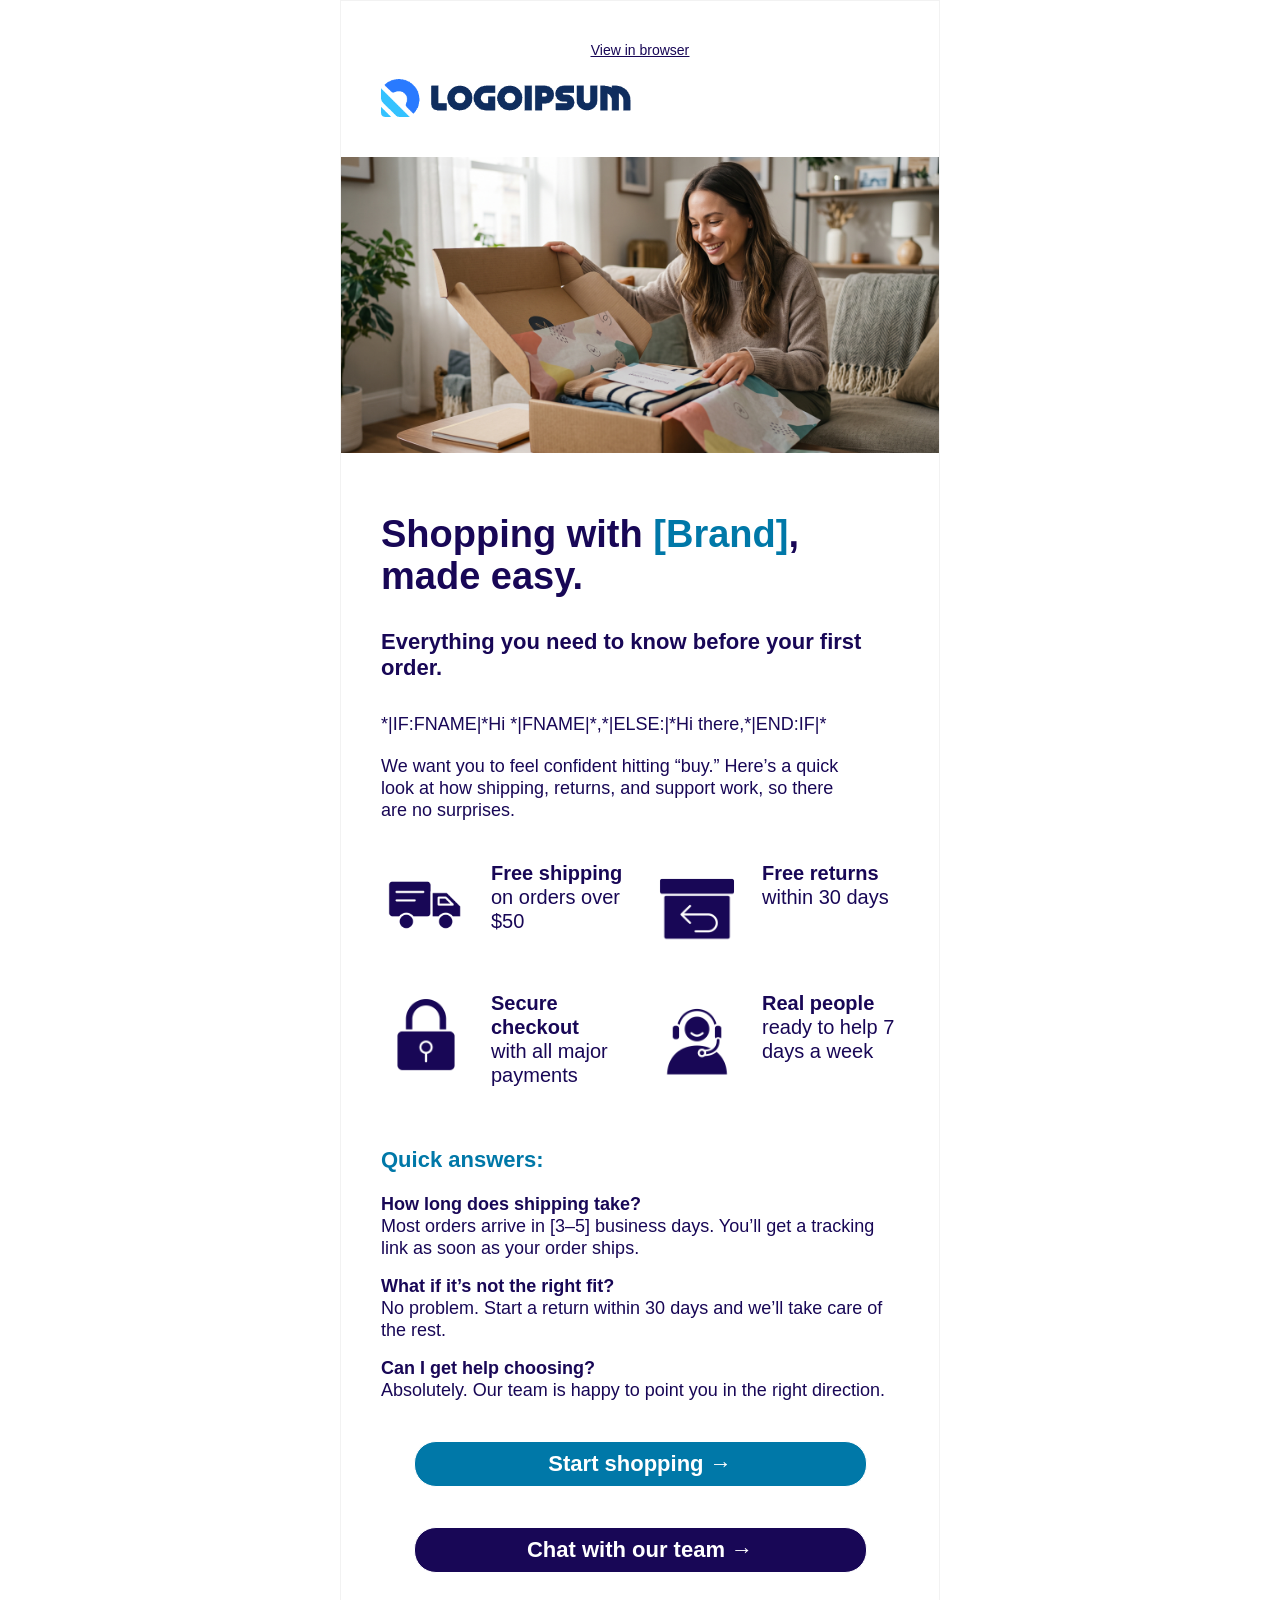
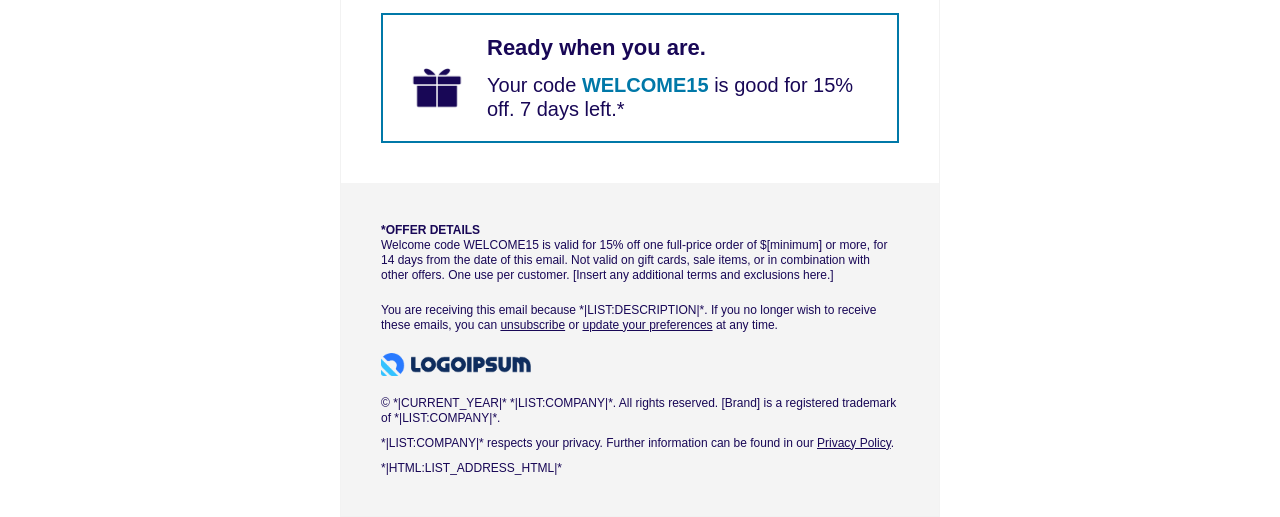
<file: MailChimp-journey/email-4/email-4.html>
<!--
  =====================================================
  EMAIL 4 OF 6  |  WELCOME / SHOPPING JOURNEY  |  MAILCHIMP
  Send: Day 7 after signup  |  Goal: remove purchase objections
  Subject line options:
    A) Shipping, returns, and everything in between
    B) Shop with confidence: here&rsquo;s how it works
  Preview text: Free shipping, easy returns, and real support. Plus 15% off is still yours.
  Swap all example.com URLs, [Brand] placeholders and ./images paths before sending.
  =====================================================
-->
<!DOCTYPE html PUBLIC "-//W3C//DTD XHTML 1.0 Transitional//EN" "http://www.w3.org/TR/xhtml1/DTD/xhtml1-transitional.dtd">
<html xmlns="http://www.w3.org/1999/xhtml" xmlns:v="urn:schemas-microsoft-com:vml" xmlns:o="urn:schemas-microsoft-com:office:office" xml:lang="en" lang="en">
  <head>
    <meta http-equiv="Content-Type" content="text/html; charset=utf-8" />
    <meta name="viewport" content="width=device-width, initial-scale=1, maximum-scale=5"/>
    <meta name="format-detection" content="telephone=no, date=no, address=no, email=no" />
    <title>Shop with Confidence</title>
    <!--[if gte mso 9]>
      <style type="text/css">
        label a {
          text-decoration: none;
        }
      </style>
    <![endif]-->
    <style type="text/css">
      li {
        text-align: -webkit-match-parent;
        display: list-item;
      }
      a[href^="x-apple-data-detectors:"] {
        color: inherit;
        text-decoration: inherit;
      }
      body {
        width: 100% !important;
        -webkit-text-size-adjust: 100%;
        -ms-text-size-adjust: 100%;
        margin: 0 !important;
        padding: 0 !important;
        font-family: Arial, sans-serif;
      }
      .ExternalClass p,
      .ExternalClass span,
      .ExternalClass font,
      .ExternalClass td {
        line-height: 100%;
      }
      table {
        border-collapse: collapse;
        mso-table-lspace: 0pt;
        mso-table-rspace: 0pt;
        padding: 0;
      }
      table td {
        border-collapse: collapse;
      }
      #MessageViewBody,
      #MessageWebViewDiv {
        width: 100% !important;
      }
      #MessageViewBody a {
        color: inherit;
        text-decoration: none;
        font-size: inherit;
        font-family: inherit;
        font-weight: inherit;
        line-height: inherit;
      }
    </style>
    <style type="text/css">
      .gmailfix {
        display: none;
        display: none !important;
      }
      .mobile-only{
        display: none;
      }
    </style>
    <style>
      @media only screen and (max-width: 600px) {
        u + .gmail {
          min-width: 330px !important;
        }
        .email-container{
            width: 360px !important;
            margin: auto !important;
        }
        .desktop-only{
            display: none !important;
        }
        .mobile-only{
            display:block;
        }
        .mobile-padding{
          padding: 0px 30px !important;
        }
        .mobile-side-padding{
            padding-left: 30px !important;
            padding-right: 30px !important;
        }
        .mobile-top-small-padding{
            padding-top: 12px !important;
        }
        .no-margin-padding{
          margin-right: 0 !important;
        }
        .mobile-btm-padding{
          padding-bottom: 40px !important;
        }
        .stack-on-mobile{
            display:inline-block;
            margin: 0 auto !important;
            width: 100% !important;
            box-sizing: border-box;
        }
        .mobile-full-img{
            width: 100% !important;
        }
        .no-margin-right{
          margin-right: 0 !important;
        }
        .mobile-headline{
          font-size: 32px !important;
          line-height: 36px !important;
        }
        .mobile-tile{
          width: 50% !important;
          display: inline-block !important;
          box-sizing: border-box;
        }
        .mobile-tile img{
          width: 100% !important;
          height: auto !important;
        }
      }
    </style>
    <!--[if (mso)|(mso 16)]>
      <xml>
        <o:OfficeDocumentSettings>
          <o:AllowPNG /> <o:PixelsPerInch>96</o:PixelsPerInch>
        </o:OfficeDocumentSettings>
      </xml>
    <![endif]-->
  </head>
  <body class="gmail">
<div style="display:none; mso-hide:all; width:0px; height:0px; max-width:0px; max-height:0px; font-size:0px; line-height:0px;">Free shipping, easy returns, and real support. Plus 15% off is still yours. &nbsp;&zwnj;&nbsp;&zwnj;&nbsp;&zwnj;&nbsp;&zwnj;&nbsp;&zwnj;&nbsp;&zwnj;&nbsp;&zwnj;&nbsp;&zwnj;&nbsp;&zwnj;&nbsp;&zwnj;&nbsp;&zwnj;&nbsp;&zwnj;&nbsp;&zwnj;&nbsp;&zwnj;&nbsp;&zwnj;&nbsp;&zwnj;&nbsp;&zwnj;&nbsp;&zwnj;&nbsp;&zwnj;&nbsp;&zwnj;&nbsp;&zwnj;&nbsp;&zwnj;&nbsp;&zwnj;&nbsp;&zwnj;&nbsp;&zwnj;&nbsp;&zwnj;&nbsp;&zwnj;&nbsp;&zwnj;&nbsp;&zwnj;&nbsp;&zwnj;&nbsp;&zwnj;&nbsp;&zwnj;&nbsp;&zwnj;&nbsp;&zwnj;&nbsp;&zwnj;&nbsp;&zwnj;&nbsp;&zwnj;&nbsp;&zwnj;&nbsp;&zwnj;&nbsp;&zwnj;&nbsp;&zwnj;&nbsp;&zwnj;&nbsp;&zwnj;&nbsp;&zwnj;&nbsp;&zwnj;&nbsp;&zwnj;&nbsp;&zwnj;&nbsp;&zwnj;&nbsp;&zwnj;&nbsp;&zwnj;&nbsp;&zwnj;&nbsp;&zwnj;&nbsp;&zwnj;&nbsp;&zwnj;&nbsp;&zwnj;&nbsp;&zwnj;&nbsp;&zwnj;&nbsp;&zwnj;&nbsp;&zwnj;&nbsp;&zwnj;&nbsp;&zwnj;&nbsp;&zwnj;&nbsp;&zwnj;&nbsp;&zwnj;&nbsp;&zwnj;&nbsp;&zwnj;&nbsp;&zwnj;&nbsp;&zwnj;&nbsp;&zwnj;&nbsp;&zwnj;&nbsp;&zwnj;&nbsp;&zwnj;&nbsp;&zwnj;&nbsp;&zwnj;&nbsp;&zwnj;&nbsp;&zwnj;&nbsp;&zwnj;&nbsp;&zwnj;&nbsp;&zwnj;&nbsp;&zwnj;&nbsp;&zwnj;&nbsp;&zwnj;&nbsp;&zwnj;&nbsp;&zwnj;&nbsp;&zwnj;&nbsp;&zwnj;&nbsp;&zwnj;&nbsp;&zwnj;&nbsp;&zwnj;&nbsp;&zwnj;</div>
<table role="presentation" width="600" border="0" align="center" cellpadding="0" cellspacing="0" style="background-color:#FFFFFF;border:1px solid #f2f2f2" class="email-container">
<!-- WEB VIEW + LOGO -->
      <tr>
        <td style="padding: 40px 40px 40px; color: #180756 !important;" class="mobile-side-padding">
          <p style="margin: 0px 0 20px; text-align: center;"><span style="color: #180756;"><span style="font-size: 14px; line-height: 18px;"><a style="color: #180756;" href="*|ARCHIVE|*" target="_blank"><span style="color: #180756;"><u>View in browser</u></span></a></span></span></p>
          <a href="https://www.example.com/" style="text-decoration:none;" target="_blank">
            <img src="./images/logo.png" alt="[Brand] logo" style="width:250px; display:block;" width="250" border="0"/>
          </a>
        </td>
      </tr>
      <!-- /WEB VIEW + LOGO -->
      <tr>
        <td align="center">
          <a href="https://www.example.com/shop" style="text-decoration:none;" target="_blank">
            <img src="./images/header.jpg" width="600" alt="Hero image: friendly packaging and a smiling customer unboxing an order" style="width:100%; height:auto; max-width:600px; display:block" border="0"/>
          </a>
        </td>
      </tr>
      <tr>
        <td style="padding:20px 40px 0; color:#180756 !important;" class="mobile-side-padding">
          <p style="font-size:38px; line-height:42px; color:#180756; font-family: Arial, Helvetica, sans-serif; font-weight:600; margin:40px 10px 32px 0;" class="no-margin-right mobile-headline">
            Shopping with <span style="color:#0078a8;">[Brand]</span>, made easy.
          </p>
        </td>
      </tr>
      <tr>
        <td style="padding:0 40px 0; color:#180756 !important;" class="mobile-side-padding">
          <p style="font-size:22px; line-height:26px; color:#180756; font-family: Arial, Helvetica, sans-serif; font-weight:700; margin:0 0 32px;">
            Everything you need to know before your first order.
          </p>
          <p style="font-size:18px; line-height:22px; color:#180756; font-family: Arial, Helvetica, sans-serif; font-weight:400; margin:0 0 20px;">
            *|IF:FNAME|*Hi *|FNAME|*,*|ELSE:|*Hi there,*|END:IF|*
          </p>
          <p style="font-size:18px; line-height:22px; color:#180756; font-family: Arial, Helvetica, sans-serif; font-weight:400; margin:0 40px 20px 0;">
            We want you to feel confident hitting &ldquo;buy.&rdquo; Here&rsquo;s a quick look at how shipping, returns, and support work, so there are no surprises.
          </p>
        </td>
      </tr>
      <tr>
        <td align="center">
          <table role="presentation" width="100%" border="0" cellspacing="0" cellpadding="0">
            <tr>
              <td style="padding:20px 12px 20px 40px; color:#180756 !important;" class="stack-on-mobile mobile-padding" valign="top" width="50%">
                <table role="presentation" width="100%" border="0" cellspacing="0" cellpadding="0">
                  <tr>
                    <td style="padding:0;" valign="top" width="90">
                      <a href="https://www.example.com/shipping" style="text-decoration:none;" target="_blank">
                        <img src="./images/icon-free-shipping.png" alt="Icon: Free shipping" style="display:block" width="90" border="0"/>
                      </a>
                    </td>
                    <td style="padding:0 0 0 20px;" valign="top">
                      <p style="font-size:20px; line-height:24px; color:#180756; font-family: Arial, Helvetica, sans-serif; margin:0;">
                        <b>Free shipping</b><br class="desktop-only"/> on orders over $50
                      </p>
                    </td>
                  </tr>
                </table>
              </td>
              <td style="padding:20px 40px 20px 12px; color:#180756 !important;" class="stack-on-mobile mobile-padding" valign="top" width="50%">
                <table role="presentation" width="100%" border="0" cellspacing="0" cellpadding="0">
                  <tr>
                    <td style="padding:0;" valign="top" width="90">
                      <a href="https://www.example.com/returns" style="text-decoration:none;" target="_blank">
                        <img src="./images/icon-free-returns.png" alt="Icon: Easy returns" style="display:block" width="90" border="0"/>
                      </a>
                    </td>
                    <td style="padding:0 0 0 20px;" valign="top">
                      <p style="font-size:20px; line-height:24px; color:#180756; font-family: Arial, Helvetica, sans-serif; margin:0;">
                        <b>Free returns</b><br class="desktop-only"/> within 30 days
                      </p>
                    </td>
                  </tr>
                </table>
              </td>
            </tr>
            <tr>
              <td style="padding:20px 12px 20px 40px; color:#180756 !important;" class="stack-on-mobile mobile-padding" valign="top" width="50%">
                <table role="presentation" width="100%" border="0" cellspacing="0" cellpadding="0">
                  <tr>
                    <td style="padding:0;" valign="top" width="90">
                      <a href="https://www.example.com/shop" style="text-decoration:none;" target="_blank">
                        <img src="./images/icon-secure-checkout.png" alt="Icon: Secure checkout" style="display:block" width="90" border="0"/>
                      </a>
                    </td>
                    <td style="padding:0 0 0 20px;" valign="top">
                      <p style="font-size:20px; line-height:24px; color:#180756; font-family: Arial, Helvetica, sans-serif; margin:0;">
                        <b>Secure checkout</b><br class="desktop-only"/> with all major payments
                      </p>
                    </td>
                  </tr>
                </table>
              </td>
              <td style="padding:20px 40px 20px 12px; color:#180756 !important;" class="stack-on-mobile mobile-padding" valign="top" width="50%">
                <table role="presentation" width="100%" border="0" cellspacing="0" cellpadding="0">
                  <tr>
                    <td style="padding:0;" valign="top" width="90">
                      <a href="https://www.example.com/support" style="text-decoration:none;" target="_blank">
                        <img src="./images/icon-customer-service.png" alt="Icon: Support" style="display:block" width="90" border="0"/>
                      </a>
                    </td>
                    <td style="padding:0 0 0 20px;" valign="top">
                      <p style="font-size:20px; line-height:24px; color:#180756; font-family: Arial, Helvetica, sans-serif; margin:0;">
                        <b>Real people</b><br class="desktop-only"/> ready to help 7 days a week
                      </p>
                    </td>
                  </tr>
                </table>
              </td>
            </tr>
          </table>
        </td>
      </tr>
      <tr>
        <td style="padding:20px 40px 0; color:#180756 !important;" class="mobile-side-padding">
          <p style="font-size:22px; line-height:26px; color:#0078a8; font-family: Arial, Helvetica, sans-serif; font-weight:700; margin:20px 0 0;">
            Quick answers:
          </p>
        </td>
      </tr>
      <tr>
        <td style="padding:0 40px 0; color:#180756 !important;" class="mobile-side-padding">
          <p style="font-size:18px; line-height:22px; color:#180756; font-family: Arial, Helvetica, sans-serif; font-weight:400; margin:20px 0 16px;">
            <b>How long does shipping take?</b><br/>Most orders arrive in [3&ndash;5] business days. You&rsquo;ll get a tracking link as soon as your order ships.
          </p>
          <p style="font-size:18px; line-height:22px; color:#180756; font-family: Arial, Helvetica, sans-serif; font-weight:400; margin:0 0 16px;">
            <b>What if it&rsquo;s not the right fit?</b><br/>No problem. Start a return within 30 days and we&rsquo;ll take care of the rest.
          </p>
          <p style="font-size:18px; line-height:22px; color:#180756; font-family: Arial, Helvetica, sans-serif; font-weight:400; margin:0 0 20px;">
            <b>Can I get help choosing?</b><br/>Absolutely. Our team is happy to point you in the right direction.
          </p>
        </td>
      </tr>
      <tr>
        <td style="text-align:center; padding:20px 40px 0;" class="mobile-side-padding">
          <table role="presentation" border="0" cellspacing="0" cellpadding="0" align="center" width="451" style="width:451px;" class="mobile-full-img">
            <tr>
              <td align="center" bgcolor="" style="">
                <div><!--[if mso]>
                  <v:roundrect xmlns:v="urn:schemas-microsoft-com:vml" xmlns:w="urn:schemas-microsoft-com:office:word" href="https://www.example.com/shop" style="height:33pt;v-text-anchor:middle;width:338.25pt;" arcsize="50%" strokecolor="#ffffff" fillcolor="#0078a8">
                  <w:anchorlock/>
                  <center style="color:#ffffff;font-family:sans-serif;font-size:22px;font-weight:bold;">Start shopping  →</center>
                  </v:roundrect>
                  <![endif]-->
                  <a href="https://www.example.com/shop" style="background-color:#0078a8;border:1px solid #ffffff;border-radius:22px;color:#ffffff;display:inline-block;font-family:sans-serif;font-size:22px;font-weight:bold;line-height:44px;text-align:center;text-decoration:none;width:451px;-webkit-text-size-adjust:none;mso-hide:all;">Start shopping  →</a>
                </div>
              </td>
            </tr>
          </table>
        </td>
      </tr>
      <tr>
        <td style="text-align:center; padding:40px 40px 0;" class="mobile-side-padding">
          <table role="presentation" border="0" cellspacing="0" cellpadding="0" align="center" width="451" style="width:451px;" class="mobile-full-img">
            <tr>
              <td align="center" bgcolor="" style="">
                <div><!--[if mso]>
                  <v:roundrect xmlns:v="urn:schemas-microsoft-com:vml" xmlns:w="urn:schemas-microsoft-com:office:word" href="https://www.example.com/support" style="height:33pt;v-text-anchor:middle;width:338.25pt;" arcsize="50%" strokecolor="#ffffff" fillcolor="#180756">
                  <w:anchorlock/>
                  <center style="color:#ffffff;font-family:sans-serif;font-size:22px;font-weight:bold;">Chat with our team  →</center>
                  </v:roundrect>
                  <![endif]-->
                  <a href="https://www.example.com/support" style="background-color:#180756;border:1px solid #ffffff;border-radius:22px;color:#ffffff;display:inline-block;font-family:sans-serif;font-size:22px;font-weight:bold;line-height:44px;text-align:center;text-decoration:none;width:451px;-webkit-text-size-adjust:none;mso-hide:all;">Chat with our team  →</a>
                </div>
              </td>
            </tr>
          </table>
        </td>
      </tr>
      <tr>
        <td align="center" style="padding:40px 40px 20px;" class="mobile-side-padding mobile-top-small-padding">
          <table role="presentation" width="100%" border="0" cellspacing="0" cellpadding="0">
            <tr>
              <td style="padding:20px 24px; border:2px solid #0078a8;">
                <table role="presentation" width="100%" border="0" cellspacing="0" cellpadding="0">
                  <tr>
                    <td style="padding:20px 20px 0 0;" class="stack-on-mobile" valign="top">
                      <a href="https://www.example.com/shop" style="text-decoration:none;" target="_blank">
                        <img src="./images/icon-welcome-gift.png" alt="Icon: Welcome gift" style="display:block" width="60" border="0"/>
                      </a>
                    </td>
                    <td style="padding:0;" class="stack-on-mobile mobile-top-small-padding" valign="top">
                      <p style="font-size:22px; line-height:26px; color:#180756; font-family: Arial, Helvetica, sans-serif; font-weight:700; margin:0 0 12px;">
                        Ready when you are.
                      </p>
                      <p style="font-size:20px; line-height:24px; color:#180756; font-family: Arial, Helvetica, sans-serif; font-weight:400; margin:0;">
                        Your code <b style="color:#0078a8;">WELCOME15</b> is good for 15% off. 7 days left.*
                      </p>
                    </td>
                  </tr>
                </table>
              </td>
            </tr>
          </table>
        </td>
      </tr>
      <tr><td style="height:20px; font-size:0; line-height:0;">&nbsp;</td></tr>
      <!-- FOOTER -->
      <tr>
        <td style="padding: 40px 40px 40px; background-color: #F4F4F4" class="mobile-side-padding">
            <p style="font-family: Arial, Helvetica, sans-serif; font-size: 12px !important; line-height: 15px !important; font-weight: normal !important; color: #180756; margin: 0 !important; padding: 0px 0 0; ">
                <b>*OFFER DETAILS</b><br/>
                Welcome code WELCOME15 is valid for 15% off one full-price order of $[minimum] or more, for 14 days from the date of this email. Not valid on gift cards, sale items, or in combination with other offers. One use per customer. [Insert any additional terms and exclusions here.]
            </p>
            <p style="font-family: Arial, Helvetica, sans-serif; font-size: 12px !important; line-height: 15px !important; font-weight: normal !important; color: #180756; margin: 0 !important; padding: 20px 0 0; ">
                You are receiving this email because *|LIST:DESCRIPTION|*. If you no longer wish to receive these emails, you can <a href="*|UNSUB|*" target="_blank" style="color: #180756; text-decoration: underline">unsubscribe</a> or <a href="*|UPDATE_PROFILE|*" target="_blank" style="color: #180756; text-decoration: underline">update your preferences</a> at any time.
            </p>
            <p style="padding: 20px 0 20px; margin: 0;">
              <a href="https://www.example.com/" style="text-decoration:none;" target="_blank">
                <img src="./images/logo.png" alt="[Brand] logo" style="width:150px; display:block;" width="150" border="0"/>
              </a>
            </p>
            <p style="font-family: Arial, Helvetica, sans-serif; font-size: 12px !important; line-height: 15px !important; font-weight: normal !important; color: #180756; margin: 0 !important; padding: 0px 0 0; ">
                &copy; *|CURRENT_YEAR|* *|LIST:COMPANY|*. All rights reserved. [Brand] is a registered trademark of *|LIST:COMPANY|*.
            </p>
            <p style="font-family: Arial, Helvetica, sans-serif; font-size: 12px !important; line-height: 15px !important; font-weight: normal !important; color: #180756; margin: 0 !important; padding: 10px 0 0; ">
                *|LIST:COMPANY|* respects your privacy. Further information can be found in our <a href="https://www.example.com/privacy" target="_blank" style="color: #180756; text-decoration: underline">Privacy Policy</a>.
            </p>
            <p style="font-family: Arial, Helvetica, sans-serif; font-size: 12px !important; line-height: 15px !important; font-weight: normal !important; color: #180756; margin: 0 !important; padding: 10px 0 0; ">
                *|HTML:LIST_ADDRESS_HTML|*
            </p>
        </td>
      </tr>
      <!-- /FOOTER -->
</table>
</body>
</html>
</file>
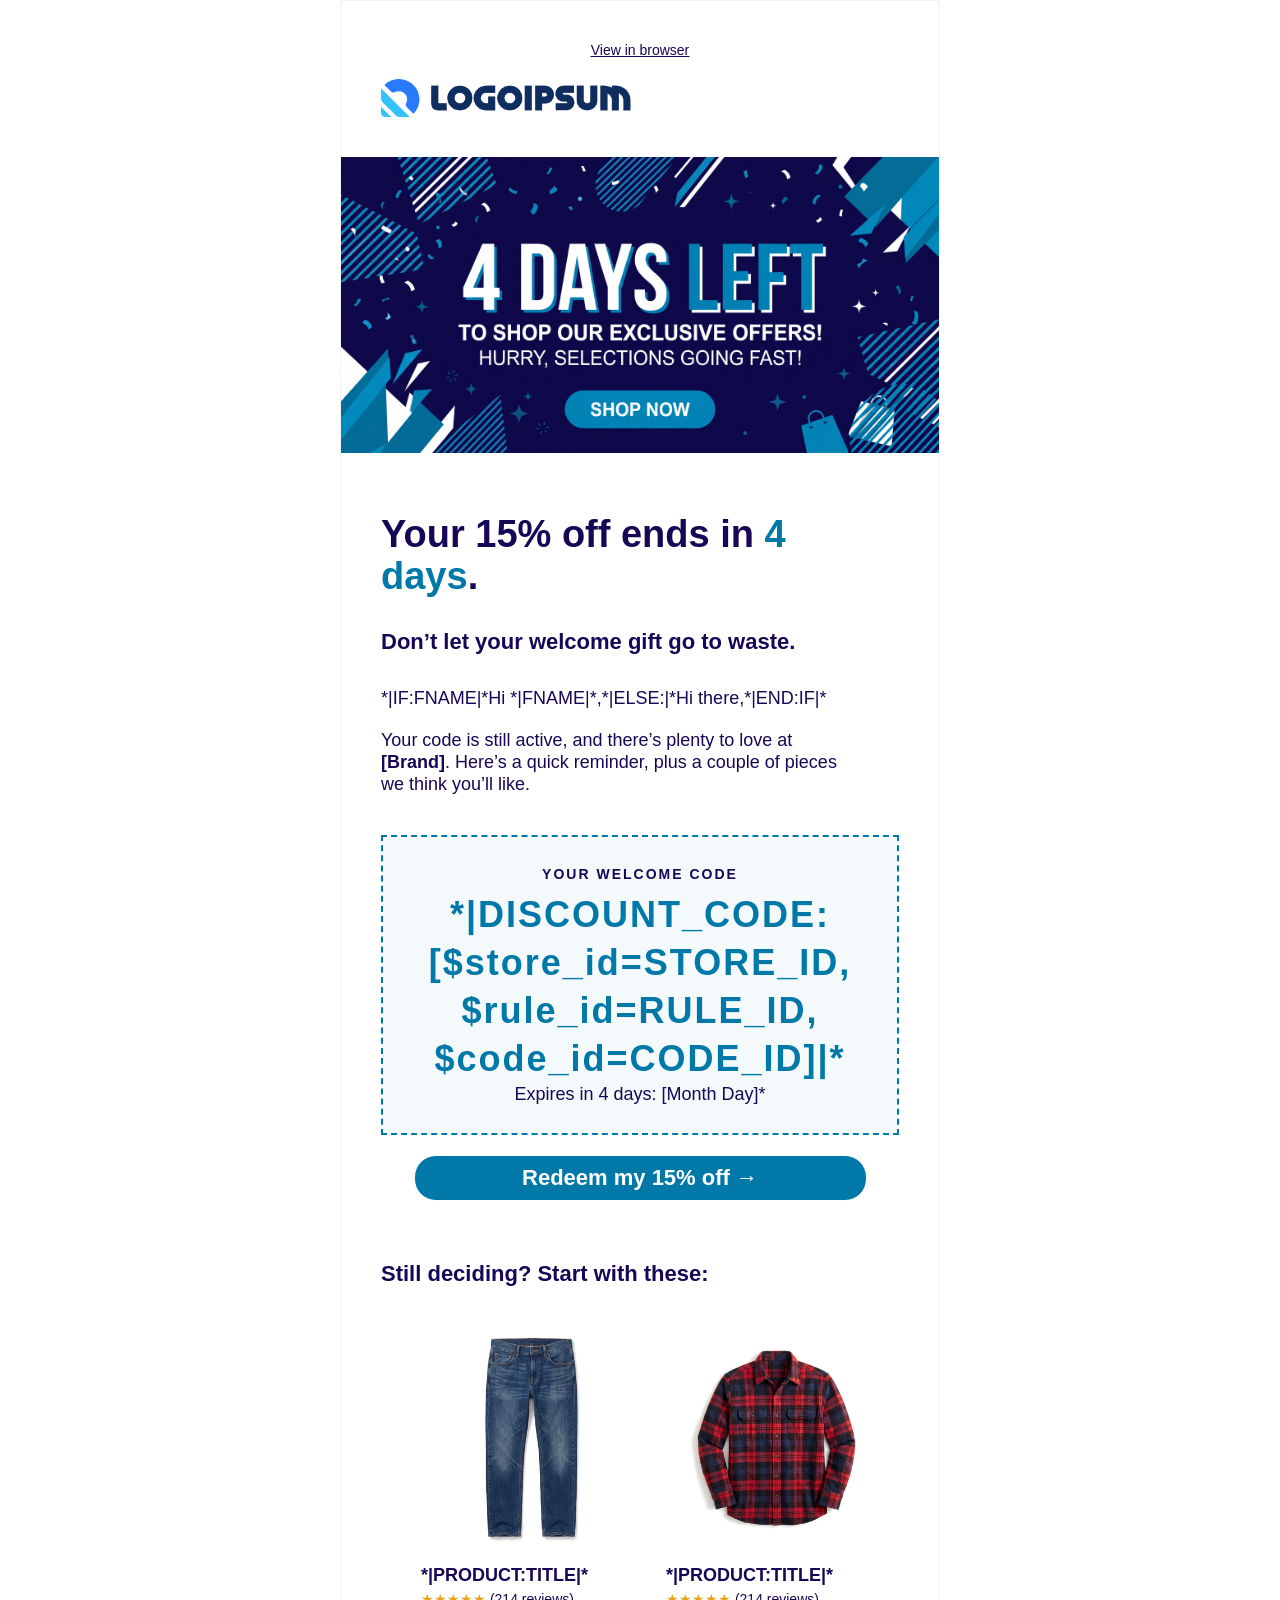
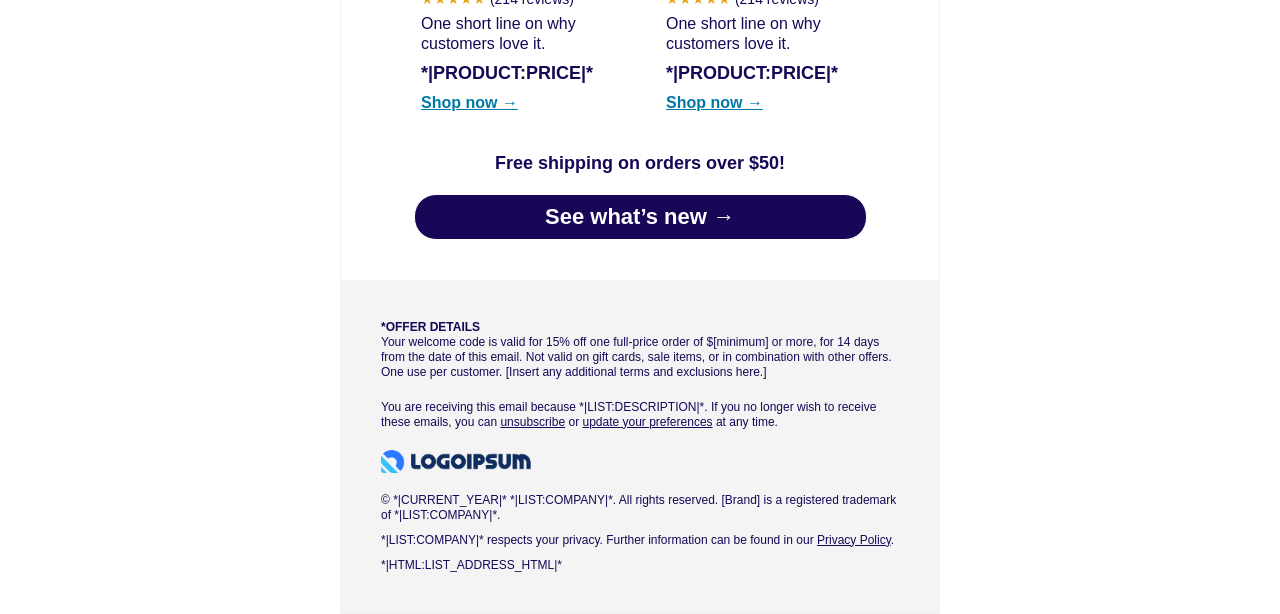
<file: MailChimp-journey/email-5/email-5.html>
<!--
  =====================================================
  EMAIL 5 OF 6  |  WELCOME / SHOPPING JOURNEY  |  MAILCHIMP
  Send: Day 10 after signup  |  Goal: reminder + urgency. Exit anyone who has purchased.
  Subject line options:
    A) Your 15% off ends in 4 days
    B) Still thinking it over? Your welcome gift is waiting
  Preview text: Your welcome code expires soon. Use it on your first order.
  Swap all example.com URLs, [Brand] placeholders and ./images paths before sending.
  =====================================================
-->
<!DOCTYPE html PUBLIC "-//W3C//DTD XHTML 1.0 Transitional//EN" "http://www.w3.org/TR/xhtml1/DTD/xhtml1-transitional.dtd">
<html xmlns="http://www.w3.org/1999/xhtml" xmlns:v="urn:schemas-microsoft-com:vml" xmlns:o="urn:schemas-microsoft-com:office:office" xml:lang="en" lang="en">
  <head>
    <meta http-equiv="Content-Type" content="text/html; charset=utf-8" />
    <meta name="viewport" content="width=device-width, initial-scale=1, maximum-scale=5"/>
    <meta name="format-detection" content="telephone=no, date=no, address=no, email=no" />
    <title>Your Welcome Code Expires Soon</title>
    <!--[if gte mso 9]>
      <style type="text/css">
        label a {
          text-decoration: none;
        }
      </style>
    <![endif]-->
    <style type="text/css">
      li {
        text-align: -webkit-match-parent;
        display: list-item;
      }
      a[href^="x-apple-data-detectors:"] {
        color: inherit;
        text-decoration: inherit;
      }
      body {
        width: 100% !important;
        -webkit-text-size-adjust: 100%;
        -ms-text-size-adjust: 100%;
        margin: 0 !important;
        padding: 0 !important;
        font-family: Arial, sans-serif;
      }
      .ExternalClass p,
      .ExternalClass span,
      .ExternalClass font,
      .ExternalClass td {
        line-height: 100%;
      }
      table {
        border-collapse: collapse;
        mso-table-lspace: 0pt;
        mso-table-rspace: 0pt;
        padding: 0;
      }
      table td {
        border-collapse: collapse;
      }
      #MessageViewBody,
      #MessageWebViewDiv {
        width: 100% !important;
      }
      #MessageViewBody a {
        color: inherit;
        text-decoration: none;
        font-size: inherit;
        font-family: inherit;
        font-weight: inherit;
        line-height: inherit;
      }
    </style>
    <style type="text/css">
      .gmailfix {
        display: none;
        display: none !important;
      }
      .mobile-only{
        display: none;
      }
    </style>
    <style>
      @media only screen and (max-width: 600px) {
        u + .gmail {
          min-width: 330px !important;
        }
        .email-container{
            width: 360px !important;
            margin: auto !important;
        }
        .desktop-only{
            display: none !important;
        }
        .mobile-only{
            display:block;
        }
        .mobile-padding{
          padding: 0px 30px !important;
        }
        .mobile-side-padding{
            padding-left: 30px !important;
            padding-right: 30px !important;
        }
        .mobile-top-small-padding{
            padding-top: 12px !important;
        }
        .no-margin-padding{
          margin-right: 0 !important;
        }
        .mobile-btm-padding{
          padding-bottom: 40px !important;
        }
        .stack-on-mobile{
            display:inline-block;
            margin: 0 auto !important;
            width: 100% !important;
            box-sizing: border-box;
        }
        .mobile-full-img{
            width: 100% !important;
        }
        .no-margin-right{
          margin-right: 0 !important;
        }
        .mobile-headline{
          font-size: 32px !important;
          line-height: 36px !important;
        }
        .mobile-tile{
          width: 50% !important;
          display: inline-block !important;
          box-sizing: border-box;
        }
        .mobile-tile img{
          width: 100% !important;
          height: auto !important;
        }
      }
    </style>
    <!--[if (mso)|(mso 16)]>
      <xml>
        <o:OfficeDocumentSettings>
          <o:AllowPNG /> <o:PixelsPerInch>96</o:PixelsPerInch>
        </o:OfficeDocumentSettings>
      </xml>
    <![endif]-->
  </head>
  <body class="gmail">
<div style="display:none; mso-hide:all; width:0px; height:0px; max-width:0px; max-height:0px; font-size:0px; line-height:0px;">Your welcome code expires soon. Use it on your first order. &nbsp;&zwnj;&nbsp;&zwnj;&nbsp;&zwnj;&nbsp;&zwnj;&nbsp;&zwnj;&nbsp;&zwnj;&nbsp;&zwnj;&nbsp;&zwnj;&nbsp;&zwnj;&nbsp;&zwnj;&nbsp;&zwnj;&nbsp;&zwnj;&nbsp;&zwnj;&nbsp;&zwnj;&nbsp;&zwnj;&nbsp;&zwnj;&nbsp;&zwnj;&nbsp;&zwnj;&nbsp;&zwnj;&nbsp;&zwnj;&nbsp;&zwnj;&nbsp;&zwnj;&nbsp;&zwnj;&nbsp;&zwnj;&nbsp;&zwnj;&nbsp;&zwnj;&nbsp;&zwnj;&nbsp;&zwnj;&nbsp;&zwnj;&nbsp;&zwnj;&nbsp;&zwnj;&nbsp;&zwnj;&nbsp;&zwnj;&nbsp;&zwnj;&nbsp;&zwnj;&nbsp;&zwnj;&nbsp;&zwnj;&nbsp;&zwnj;&nbsp;&zwnj;&nbsp;&zwnj;&nbsp;&zwnj;&nbsp;&zwnj;&nbsp;&zwnj;&nbsp;&zwnj;&nbsp;&zwnj;&nbsp;&zwnj;&nbsp;&zwnj;&nbsp;&zwnj;&nbsp;&zwnj;&nbsp;&zwnj;&nbsp;&zwnj;&nbsp;&zwnj;&nbsp;&zwnj;&nbsp;&zwnj;&nbsp;&zwnj;&nbsp;&zwnj;&nbsp;&zwnj;&nbsp;&zwnj;&nbsp;&zwnj;&nbsp;&zwnj;&nbsp;&zwnj;&nbsp;&zwnj;&nbsp;&zwnj;&nbsp;&zwnj;&nbsp;&zwnj;&nbsp;&zwnj;&nbsp;&zwnj;&nbsp;&zwnj;&nbsp;&zwnj;&nbsp;&zwnj;&nbsp;&zwnj;&nbsp;&zwnj;&nbsp;&zwnj;&nbsp;&zwnj;&nbsp;&zwnj;&nbsp;&zwnj;&nbsp;&zwnj;&nbsp;&zwnj;&nbsp;&zwnj;&nbsp;&zwnj;&nbsp;&zwnj;&nbsp;&zwnj;&nbsp;&zwnj;&nbsp;&zwnj;&nbsp;&zwnj;&nbsp;&zwnj;&nbsp;&zwnj;&nbsp;&zwnj;&nbsp;&zwnj;&nbsp;&zwnj;</div>
<table role="presentation" width="600" border="0" align="center" cellpadding="0" cellspacing="0" style="background-color:#FFFFFF;border:1px solid #f2f2f2" class="email-container">
<!-- WEB VIEW + LOGO -->
      <tr>
        <td style="padding: 40px 40px 40px; color: #180756 !important;" class="mobile-side-padding">
          <p style="margin: 0px 0 20px; text-align: center;"><span style="color: #180756;"><span style="font-size: 14px; line-height: 18px;"><a style="color: #180756;" href="*|ARCHIVE|*" target="_blank"><span style="color: #180756;"><u>View in browser</u></span></a></span></span></p>
          <a href="https://www.example.com/" style="text-decoration:none;" target="_blank">
            <img src="./images/logo.png" alt="[Brand] logo" style="width:250px; display:block;" width="250" border="0"/>
          </a>
        </td>
      </tr>
      <!-- /WEB VIEW + LOGO -->
      <tr>
        <td align="center">
          <a href="https://www.example.com/shop" style="text-decoration:none;" target="_blank">
            <img src="./images/header.jpg" width="600" alt="Hero image: calendar or clock graphic with the text 4 days left" style="width:100%; height:auto; max-width:600px; display:block" border="0"/>
          </a>
        </td>
      </tr>
      <tr>
        <td style="padding:20px 40px 0; color:#180756 !important;" class="mobile-side-padding">
          <p style="font-size:38px; line-height:42px; color:#180756; font-family: Arial, Helvetica, sans-serif; font-weight:600; margin:40px 10px 32px 0;" class="no-margin-right mobile-headline">
            Your 15% off ends in <span style="color:#0078a8;">4 days</span>.
          </p>
        </td>
      </tr>
      <tr>
        <td style="padding:0 40px 0; color:#180756 !important;" class="mobile-side-padding">
          <p style="font-size:22px; line-height:26px; color:#180756; font-family: Arial, Helvetica, sans-serif; font-weight:700; margin:0 0 32px;">
            Don&rsquo;t let your welcome gift go to waste.
          </p>
          <p style="font-size:18px; line-height:22px; color:#180756; font-family: Arial, Helvetica, sans-serif; font-weight:400; margin:0 0 20px;">
            *|IF:FNAME|*Hi *|FNAME|*,*|ELSE:|*Hi there,*|END:IF|*
          </p>
          <p style="font-size:18px; line-height:22px; color:#180756; font-family: Arial, Helvetica, sans-serif; font-weight:400; margin:0 40px 20px 0;">
            Your code is still active, and there&rsquo;s plenty to love at <b>[Brand]</b>. Here&rsquo;s a quick reminder, plus a couple of pieces we think you&rsquo;ll like.
          </p>
        </td>
      </tr>
      <tr>
        <td style="padding:20px 40px 20px; color:#180756 !important;" class="mobile-side-padding">
          <table role="presentation" width="100%" border="0" cellspacing="0" cellpadding="0">
            <tr>
              <td align="center" style="padding:28px 20px; border:2px dashed #0078a8; background-color:#F4F9FB;">
                <p style="font-size:14px; line-height:18px; color:#180756; font-family: Arial, Helvetica, sans-serif; margin:0 0 8px; letter-spacing:2px; font-weight:700;">
                  YOUR WELCOME CODE
                </p>
                <p style="font-size:36px; line-height:48px; color:#0078a8; font-family: Arial, Helvetica, sans-serif; margin:0 0 0px; letter-spacing:2px; font-weight:700;">
                  *|DISCOUNT_CODE:[$store_id=STORE_ID, $rule_id=RULE_ID, $code_id=CODE_ID]|*
                </p>
                <p style="font-size:18px; line-height:22px; color:#180756; font-family: Arial, Helvetica, sans-serif; margin:0;">
                  Expires in 4 days: [Month Day]*
                </p>
              </td>
            </tr>
          </table>
        </td>
      </tr>
      <tr>
        <td style="text-align:center; padding:0 40px;" class="mobile-side-padding">
          <table role="presentation" border="0" cellspacing="0" cellpadding="0" align="center" width="451" style="width:451px;" class="mobile-full-img">
            <tr>
              <td align="center" bgcolor="" style="">
                <div><!--[if mso]>
                  <v:roundrect xmlns:v="urn:schemas-microsoft-com:vml" xmlns:w="urn:schemas-microsoft-com:office:word" href="https://www.example.com/shop" style="height:33pt;v-text-anchor:middle;width:338.25pt;" arcsize="50%" strokecolor="#ffffff" fillcolor="#0078a8">
                  <w:anchorlock/>
                  <center style="color:#ffffff;font-family:sans-serif;font-size:22px;font-weight:bold;">Redeem my 15% off  →</center>
                  </v:roundrect>
                  <![endif]-->
                  <a href="https://www.example.com/shop" style="background-color:#0078a8;border:1px solid #ffffff;border-radius:22px;color:#ffffff;display:inline-block;font-family:sans-serif;font-size:22px;font-weight:bold;line-height:44px;text-align:center;text-decoration:none;width:451px;-webkit-text-size-adjust:none;mso-hide:all;">Redeem my 15% off  →</a>
                </div>
              </td>
            </tr>
          </table>
        </td>
      </tr>
      <tr>
        <td style="padding:40px 40px 0; color:#180756 !important;" class="mobile-side-padding">
          <p style="font-size:22px; line-height:26px; color:#180756; font-family: Arial, Helvetica, sans-serif; font-weight:700; margin:20px 0 0;">
            Still deciding? Start with these:
          </p>
        </td>
      </tr>
      <tr>
        <td align="center">
          <table role="presentation" width="100%" border="0" cellspacing="0" cellpadding="0">
            <tr>
              <td style="padding:20px 12px 20px 40px; color:#180756 !important;" class="stack-on-mobile mobile-padding" valign="top" width="50%">
                <table role="presentation" width="100%" border="0" cellspacing="0" cellpadding="0">
                  <tr>
                    <td style="padding:20px 12px 20px 40px; color:#180756 !important;" class="stack-on-mobile mobile-padding" valign="top" width="50%">
                <table role="presentation" width="100%" border="0" cellspacing="0" cellpadding="0">
                  <tr>
                    <td style="padding:0;">
                      <a href="https://www.example.com/product-1" style="text-decoration:none;" target="_blank">
                        <!-- WOULD SWAP URL TO INCLUDE *|PRODUCT.URL|* TOKEN BEFORE DEPLOYMENT -->
                        <img src="./images/men-jeans.png" alt="Bestseller 1" style="display:block; width:100%; height:auto;" width="240" border="0"/> 
                        <!-- WOULD SWAP TO *|PRODUCT:IMAGE|* TOKEN BEFORE DEPLOYMENT, THIS IS TO SHOW IMAGE IN GITHUB PREVIEW -->
                      </a>
                    </td>
                  </tr>
                  <tr>
                    <td style="padding:16px 0 0;">
                      <p style="font-size:18px; line-height:22px; color:#180756; font-family: Arial, Helvetica, sans-serif; margin:0 0 4px; font-weight:700;">
                        *|PRODUCT:TITLE|*
                      </p>
                      <p style="font-size:14px; line-height:18px; color:#E8A317; font-family: Arial, Helvetica, sans-serif; margin:0 0 6px;">
                        &#9733;&#9733;&#9733;&#9733;&#9733; <span style="color:#180756;">(214 reviews)</span>
                        <!-- WOULD SWAP TO *|PRODUCT.STAR|* / *|PRODUCT.REVIEW-COUNT|* TOKEN BEFORE DEPLOYMENT -->
                      </p>
                      <p style="font-size:16px; line-height:20px; color:#180756; font-family: Arial, Helvetica, sans-serif; margin:0 0 8px;">
                        One short line on why customers love it.
                        <!-- WOULD SWAP TO CORRECT TOKEN BEFORE DEPLOYMENT -->
                      </p>
                      <p style="font-size:18px; line-height:22px; color:#180756; font-family: Arial, Helvetica, sans-serif; margin:0 0 10px; font-weight:700;">
                        *|PRODUCT:PRICE|*
                      </p>
                      <a href="https://www.example.com/product-1" target="_blank" style="font-size:16px; color:#0078a8; font-family: Arial, Helvetica, sans-serif; font-weight:700; text-decoration:underline;">
                        <!-- WOULD SWAP URL TO INCLUDE *|PRODUCT.URL|* TOKEN BEFORE DEPLOYMENT -->
                        Shop now&nbsp;&rarr;
                      </a>
                    </td>
                  </tr>
                </table>
              </td>
              <td style="padding:20px 40px 20px 12px; color:#180756 !important;" class="stack-on-mobile mobile-padding" valign="top" width="50%">
                <table role="presentation" width="100%" border="0" cellspacing="0" cellpadding="0">
                  <tr>
                    <td style="padding:0;">
                      <a href="https://www.example.com/product-2" style="text-decoration:none;" target="_blank">
                        <!-- WOULD SWAP URL TO INCLUDE *|PRODUCT.URL|* TOKEN BEFORE DEPLOYMENT -->
                        <img src="./images/men-tops.png" alt="Bestseller 2" style="display:block; width:100%; height:auto;" width="240" border="0"/>
                        <!-- WOULD SWAP TO *|PRODUCT:IMAGE|* TOKEN BEFORE DEPLOYMENT, THIS IS TO SHOW IMAGE IN GITHUB PREVIEW -->
                      </a>
                    </td>
                  </tr>
                  <tr>
                    <td style="padding:16px 0 0;">
                      <p style="font-size:18px; line-height:22px; color:#180756; font-family: Arial, Helvetica, sans-serif; margin:0 0 4px; font-weight:700;">
                        *|PRODUCT:TITLE|*
                      </p>
                      <p style="font-size:14px; line-height:18px; color:#E8A317; font-family: Arial, Helvetica, sans-serif; margin:0 0 6px;">
                        &#9733;&#9733;&#9733;&#9733;&#9733; <span style="color:#180756;">(214 reviews)</span>
                        <!-- WOULD SWAP TO *|PRODUCT.STAR|* / *|PRODUCT.REVIEW-COUNT|* TOKEN BEFORE DEPLOYMENT -->
                      </p>
                      <p style="font-size:16px; line-height:20px; color:#180756; font-family: Arial, Helvetica, sans-serif; margin:0 0 8px;">
                        One short line on why customers love it.
                        <!-- WOULD SWAP TO CORRECT TOKEN BEFORE DEPLOYMENT -->
                      </p>
                      <p style="font-size:18px; line-height:22px; color:#180756; font-family: Arial, Helvetica, sans-serif; margin:0 0 10px; font-weight:700;">
                        *|PRODUCT:PRICE|*
                      </p>
                      <a href="https://www.example.com/product-2" target="_blank" style="font-size:16px; color:#0078a8; font-family: Arial, Helvetica, sans-serif; font-weight:700; text-decoration:underline;">
                        <!-- WOULD SWAP URL TO INCLUDE *|PRODUCT.URL|* TOKEN BEFORE DEPLOYMENT -->
                        Shop now&nbsp;&rarr;
                      </a>
                    </td>
                  </tr>
                </table>
              </td>
            </tr>
          </table>
        </td>
      </tr>
      <tr>
        <td style="padding:0 40px 0; color:#180756 !important;" class="mobile-side-padding">
          <p style="font-size:18px; line-height:22px; color:#180756; font-family: Arial, Helvetica, sans-serif; font-weight:700; margin:0 0 20px; text-align:center;">
            Free shipping on orders over $50!
          </p>
        </td>
      </tr>
      <tr>
        <td style="text-align:center; padding:0 40px 40px;" class="mobile-side-padding">
          <table role="presentation" border="0" cellspacing="0" cellpadding="0" align="center" width="451" style="width:451px;" class="mobile-full-img">
            <tr>
              <td align="center" bgcolor="" style="">
                <div><!--[if mso]>
                  <v:roundrect xmlns:v="urn:schemas-microsoft-com:vml" xmlns:w="urn:schemas-microsoft-com:office:word" href="https://www.example.com/whats-new" style="height:33pt;v-text-anchor:middle;width:338.25pt;" arcsize="50%" strokecolor="#ffffff" fillcolor="#180756">
                  <w:anchorlock/>
                  <center style="color:#ffffff;font-family:sans-serif;font-size:22px;font-weight:bold;">See what's new  →</center>
                  </v:roundrect>
                  <![endif]-->
                  <a href="https://www.example.com/whats-new" style="background-color:#180756;border:1px solid #ffffff;border-radius:22px;color:#ffffff;display:inline-block;font-family:sans-serif;font-size:22px;font-weight:bold;line-height:44px;text-align:center;text-decoration:none;width:451px;-webkit-text-size-adjust:none;mso-hide:all;">See what&rsquo;s new  →</a>
                </div>
              </td>
            </tr>
          </table>
        </td>
      </tr>
      <!-- FOOTER -->
      <tr>
        <td style="padding: 40px 40px 40px; background-color: #F4F4F4" class="mobile-side-padding">
            <p style="font-family: Arial, Helvetica, sans-serif; font-size: 12px !important; line-height: 15px !important; font-weight: normal !important; color: #180756; margin: 0 !important; padding: 0px 0 0; ">
                <b>*OFFER DETAILS</b><br/>
                Your welcome code is valid for 15% off one full-price order of $[minimum] or more, for 14 days from the date of this email. Not valid on gift cards, sale items, or in combination with other offers. One use per customer. [Insert any additional terms and exclusions here.]
            </p>
            <p style="font-family: Arial, Helvetica, sans-serif; font-size: 12px !important; line-height: 15px !important; font-weight: normal !important; color: #180756; margin: 0 !important; padding: 20px 0 0; ">
                You are receiving this email because *|LIST:DESCRIPTION|*. If you no longer wish to receive these emails, you can <a href="*|UNSUB|*" target="_blank" style="color: #180756; text-decoration: underline">unsubscribe</a> or <a href="*|UPDATE_PROFILE|*" target="_blank" style="color: #180756; text-decoration: underline">update your preferences</a> at any time.
            </p>
            <p style="padding: 20px 0 20px; margin: 0;">
              <a href="https://www.example.com/" style="text-decoration:none;" target="_blank">
                <img src="./images/logo.png" alt="[Brand] logo" style="width:150px; display:block;" width="150" border="0"/>
              </a>
            </p>
            <p style="font-family: Arial, Helvetica, sans-serif; font-size: 12px !important; line-height: 15px !important; font-weight: normal !important; color: #180756; margin: 0 !important; padding: 0px 0 0; ">
                &copy; *|CURRENT_YEAR|* *|LIST:COMPANY|*. All rights reserved. [Brand] is a registered trademark of *|LIST:COMPANY|*.
            </p>
            <p style="font-family: Arial, Helvetica, sans-serif; font-size: 12px !important; line-height: 15px !important; font-weight: normal !important; color: #180756; margin: 0 !important; padding: 10px 0 0; ">
                *|LIST:COMPANY|* respects your privacy. Further information can be found in our <a href="https://www.example.com/privacy" target="_blank" style="color: #180756; text-decoration: underline">Privacy Policy</a>.
            </p>
            <p style="font-family: Arial, Helvetica, sans-serif; font-size: 12px !important; line-height: 15px !important; font-weight: normal !important; color: #180756; margin: 0 !important; padding: 10px 0 0; ">
                *|HTML:LIST_ADDRESS_HTML|*
            </p>
        </td>
      </tr>
      <!-- /FOOTER -->
</table>
</body>
</html>
</file>
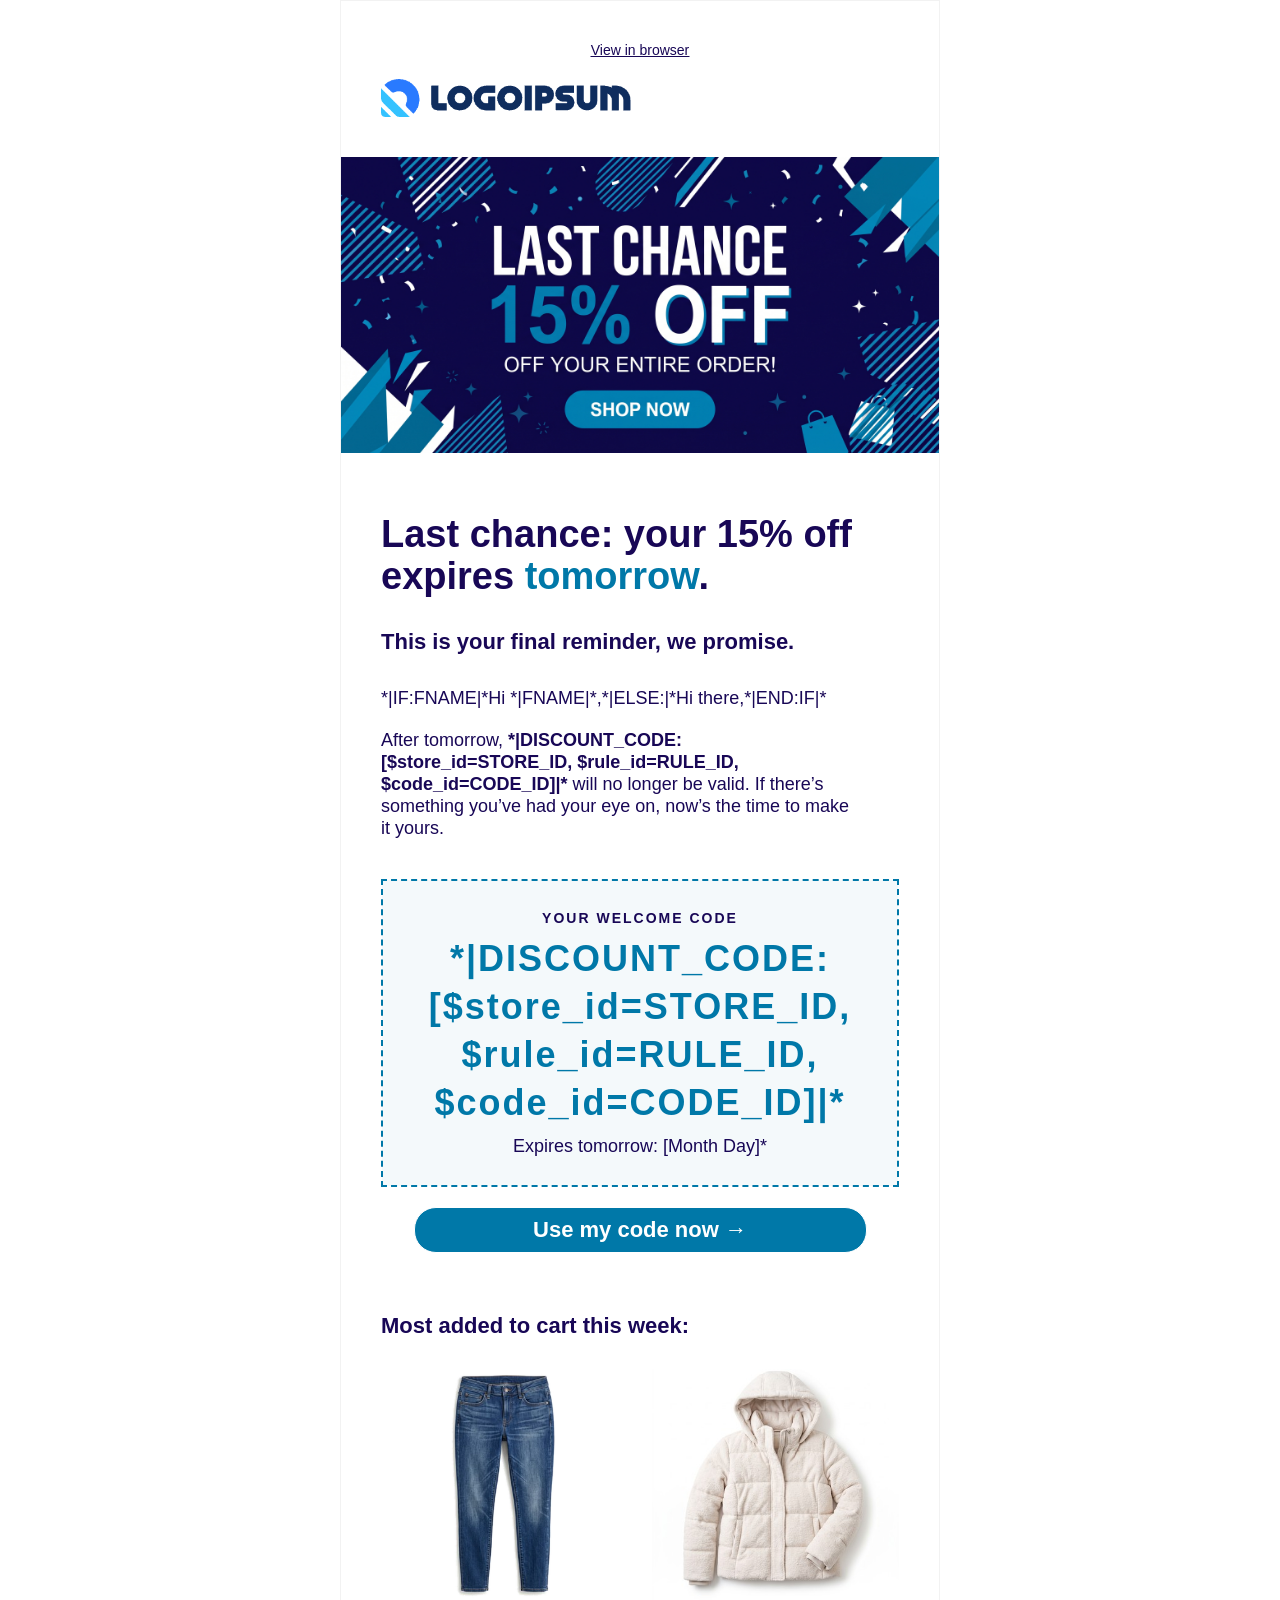
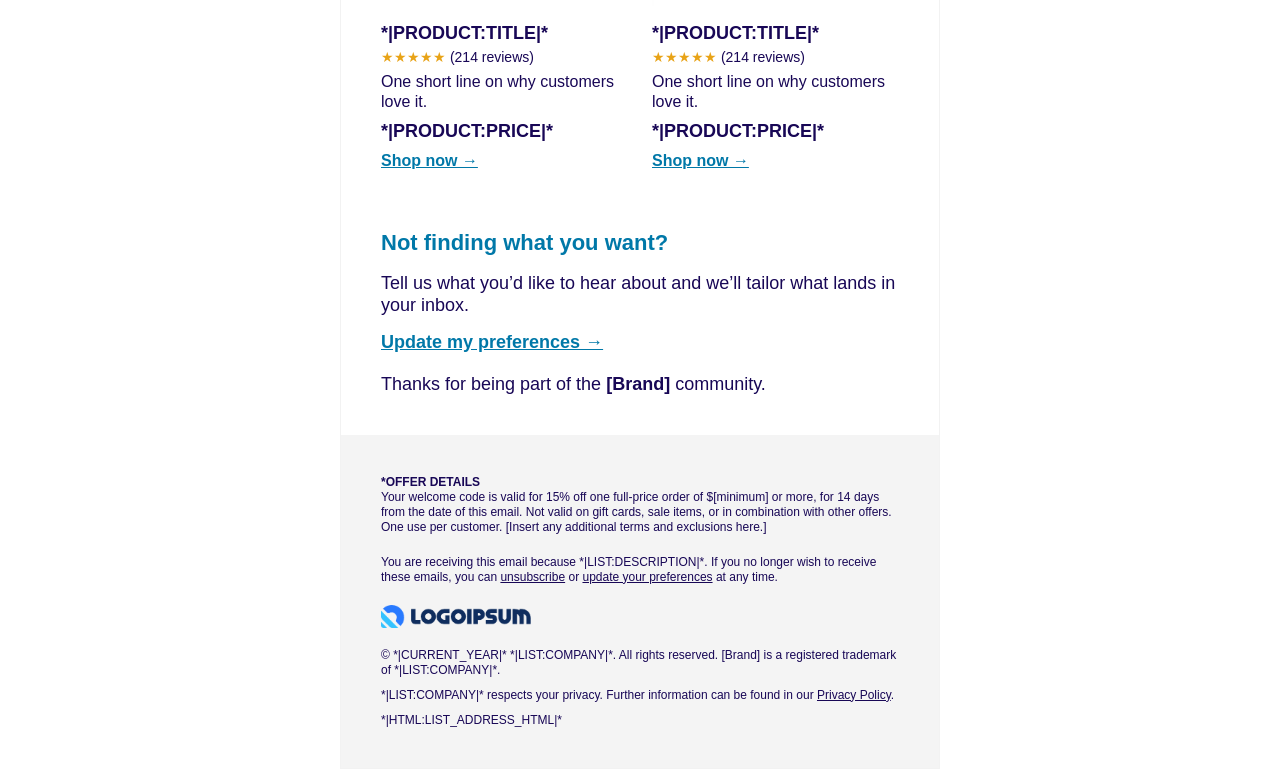
<file: MailChimp-journey/email-6/email-6.html>
<!--
  =====================================================
  EMAIL 6 OF 6  |  WELCOME / SHOPPING JOURNEY  |  MAILCHIMP
  Send: Day 13 after signup  |  Goal: final conversion push. Exit anyone who has purchased.
  Subject line options:
    A) Last chance: your 15% off expires tomorrow
    B) Final reminder: your welcome code ends tomorrow
  Preview text: Your welcome code expires tomorrow. Don&rsquo;t miss out.
  Swap all example.com URLs, [Brand] placeholders and ./images paths before sending.
  =====================================================
-->
<!DOCTYPE html PUBLIC "-//W3C//DTD XHTML 1.0 Transitional//EN" "http://www.w3.org/TR/xhtml1/DTD/xhtml1-transitional.dtd">
<html xmlns="http://www.w3.org/1999/xhtml" xmlns:v="urn:schemas-microsoft-com:vml" xmlns:o="urn:schemas-microsoft-com:office:office" xml:lang="en" lang="en">
  <head>
    <meta http-equiv="Content-Type" content="text/html; charset=utf-8" />
    <meta name="viewport" content="width=device-width, initial-scale=1, maximum-scale=5"/>
    <meta name="format-detection" content="telephone=no, date=no, address=no, email=no" />
    <title>Last Chance: Your Code Expires Tomorrow</title>
    <!--[if gte mso 9]>
      <style type="text/css">
        label a {
          text-decoration: none;
        }
      </style>
    <![endif]-->
    <style type="text/css">
      li {
        text-align: -webkit-match-parent;
        display: list-item;
      }
      a[href^="x-apple-data-detectors:"] {
        color: inherit;
        text-decoration: inherit;
      }
      body {
        width: 100% !important;
        -webkit-text-size-adjust: 100%;
        -ms-text-size-adjust: 100%;
        margin: 0 !important;
        padding: 0 !important;
        font-family: Arial, sans-serif;
      }
      .ExternalClass p,
      .ExternalClass span,
      .ExternalClass font,
      .ExternalClass td {
        line-height: 100%;
      }
      table {
        border-collapse: collapse;
        mso-table-lspace: 0pt;
        mso-table-rspace: 0pt;
        padding: 0;
      }
      table td {
        border-collapse: collapse;
      }
      #MessageViewBody,
      #MessageWebViewDiv {
        width: 100% !important;
      }
      #MessageViewBody a {
        color: inherit;
        text-decoration: none;
        font-size: inherit;
        font-family: inherit;
        font-weight: inherit;
        line-height: inherit;
      }
    </style>
    <style type="text/css">
      .gmailfix {
        display: none;
        display: none !important;
      }
      .mobile-only{
        display: none;
      }
    </style>
    <style>
      @media only screen and (max-width: 600px) {
        u + .gmail {
          min-width: 330px !important;
        }
        .email-container{
            width: 360px !important;
            margin: auto !important;
        }
        .desktop-only{
            display: none !important;
        }
        .mobile-only{
            display:block;
        }
        .mobile-padding{
          padding: 0px 30px !important;
        }
        .mobile-side-padding{
            padding-left: 30px !important;
            padding-right: 30px !important;
        }
        .mobile-top-small-padding{
            padding-top: 12px !important;
        }
        .no-margin-padding{
          margin-right: 0 !important;
        }
        .mobile-btm-padding{
          padding-bottom: 40px !important;
        }
        .stack-on-mobile{
            display:inline-block;
            margin: 0 auto !important;
            width: 100% !important;
            box-sizing: border-box;
        }
        .mobile-full-img{
            width: 100% !important;
        }
        .no-margin-right{
          margin-right: 0 !important;
        }
        .mobile-headline{
          font-size: 32px !important;
          line-height: 36px !important;
        }
        .mobile-tile{
          width: 50% !important;
          display: inline-block !important;
          box-sizing: border-box;
        }
        .mobile-tile img{
          width: 100% !important;
          height: auto !important;
        }
      }
    </style>
    <!--[if (mso)|(mso 16)]>
      <xml>
        <o:OfficeDocumentSettings>
          <o:AllowPNG /> <o:PixelsPerInch>96</o:PixelsPerInch>
        </o:OfficeDocumentSettings>
      </xml>
    <![endif]-->
  </head>
  <body class="gmail">
<div style="display:none; mso-hide:all; width:0px; height:0px; max-width:0px; max-height:0px; font-size:0px; line-height:0px;">Your welcome code expires tomorrow. Don&rsquo;t miss out. &nbsp;&zwnj;&nbsp;&zwnj;&nbsp;&zwnj;&nbsp;&zwnj;&nbsp;&zwnj;&nbsp;&zwnj;&nbsp;&zwnj;&nbsp;&zwnj;&nbsp;&zwnj;&nbsp;&zwnj;&nbsp;&zwnj;&nbsp;&zwnj;&nbsp;&zwnj;&nbsp;&zwnj;&nbsp;&zwnj;&nbsp;&zwnj;&nbsp;&zwnj;&nbsp;&zwnj;&nbsp;&zwnj;&nbsp;&zwnj;&nbsp;&zwnj;&nbsp;&zwnj;&nbsp;&zwnj;&nbsp;&zwnj;&nbsp;&zwnj;&nbsp;&zwnj;&nbsp;&zwnj;&nbsp;&zwnj;&nbsp;&zwnj;&nbsp;&zwnj;&nbsp;&zwnj;&nbsp;&zwnj;&nbsp;&zwnj;&nbsp;&zwnj;&nbsp;&zwnj;&nbsp;&zwnj;&nbsp;&zwnj;&nbsp;&zwnj;&nbsp;&zwnj;&nbsp;&zwnj;&nbsp;&zwnj;&nbsp;&zwnj;&nbsp;&zwnj;&nbsp;&zwnj;&nbsp;&zwnj;&nbsp;&zwnj;&nbsp;&zwnj;&nbsp;&zwnj;&nbsp;&zwnj;&nbsp;&zwnj;&nbsp;&zwnj;&nbsp;&zwnj;&nbsp;&zwnj;&nbsp;&zwnj;&nbsp;&zwnj;&nbsp;&zwnj;&nbsp;&zwnj;&nbsp;&zwnj;&nbsp;&zwnj;&nbsp;&zwnj;&nbsp;&zwnj;&nbsp;&zwnj;&nbsp;&zwnj;&nbsp;&zwnj;&nbsp;&zwnj;&nbsp;&zwnj;&nbsp;&zwnj;&nbsp;&zwnj;&nbsp;&zwnj;&nbsp;&zwnj;&nbsp;&zwnj;&nbsp;&zwnj;&nbsp;&zwnj;&nbsp;&zwnj;&nbsp;&zwnj;&nbsp;&zwnj;&nbsp;&zwnj;&nbsp;&zwnj;&nbsp;&zwnj;&nbsp;&zwnj;&nbsp;&zwnj;&nbsp;&zwnj;&nbsp;&zwnj;&nbsp;&zwnj;&nbsp;&zwnj;&nbsp;&zwnj;&nbsp;&zwnj;&nbsp;&zwnj;&nbsp;&zwnj;&nbsp;&zwnj;</div>
<table role="presentation" width="600" border="0" align="center" cellpadding="0" cellspacing="0" style="background-color:#FFFFFF;border:1px solid #f2f2f2" class="email-container">
<!-- WEB VIEW + LOGO -->
      <tr>
        <td style="padding: 40px 40px 40px; color: #180756 !important;" class="mobile-side-padding">
          <p style="margin: 0px 0 20px; text-align: center;"><span style="color: #180756;"><span style="font-size: 14px; line-height: 18px;"><a style="color: #180756;" href="*|ARCHIVE|*" target="_blank"><span style="color: #180756;"><u>View in browser</u></span></a></span></span></p>
          <a href="https://www.example.com/" style="text-decoration:none;" target="_blank">
            <img src="./images/logo.png" alt="[Brand] logo" style="width:250px; display:block;" width="250" border="0"/>
          </a>
        </td>
      </tr>
      <!-- /WEB VIEW + LOGO -->
      <tr>
        <td align="center">
          <a href="https://www.example.com/shop" style="text-decoration:none;" target="_blank">
            <img src="./images/header.jpg" width="600" alt="Hero image: bold countdown graphic reading Last chance" style="width:100%; height:auto; max-width:600px; display:block" border="0"/>
          </a>
        </td>
      </tr>
      <tr>
        <td style="padding:20px 40px 0; color:#180756 !important;" class="mobile-side-padding">
          <p style="font-size:38px; line-height:42px; color:#180756; font-family: Arial, Helvetica, sans-serif; font-weight:600; margin:40px 10px 32px 0;" class="no-margin-right mobile-headline">
            Last chance: your 15% off expires <span style="color:#0078a8;">tomorrow</span>.
          </p>
        </td>
      </tr>
      <tr>
        <td style="padding:0 40px 0; color:#180756 !important;" class="mobile-side-padding">
          <p style="font-size:22px; line-height:26px; color:#180756; font-family: Arial, Helvetica, sans-serif; font-weight:700; margin:0 0 32px;">
            This is your final reminder, we promise.
          </p>
          <p style="font-size:18px; line-height:22px; color:#180756; font-family: Arial, Helvetica, sans-serif; font-weight:400; margin:0 0 20px;">
            *|IF:FNAME|*Hi *|FNAME|*,*|ELSE:|*Hi there,*|END:IF|*
          </p>
          <p style="font-size:18px; line-height:22px; color:#180756; font-family: Arial, Helvetica, sans-serif; font-weight:400; margin:0 40px 20px 0;">
            After tomorrow, <b>*|DISCOUNT_CODE:[$store_id=STORE_ID, $rule_id=RULE_ID, $code_id=CODE_ID]|*</b> will no longer be valid. If there&rsquo;s something you&rsquo;ve had your eye on, now&rsquo;s the time to make it yours.
          </p>
        </td>
      </tr>
      <tr>
        <td style="padding:20px 40px 20px; color:#180756 !important;" class="mobile-side-padding">
          <table role="presentation" width="100%" border="0" cellspacing="0" cellpadding="0">
            <tr>
              <td align="center" style="padding:28px 20px; border:2px dashed #0078a8; background-color:#F4F9FB;">
                <p style="font-size:14px; line-height:18px; color:#180756; font-family: Arial, Helvetica, sans-serif; margin:0 0 8px; letter-spacing:2px; font-weight:700;">
                  YOUR WELCOME CODE
                </p>
                <p style="font-size:36px; line-height:48px; color:#0078a8; font-family: Arial, Helvetica, sans-serif; margin:0 0 8px; letter-spacing:2px; font-weight:700;">
                  *|DISCOUNT_CODE:[$store_id=STORE_ID, $rule_id=RULE_ID, $code_id=CODE_ID]|*
                </p>
                <p style="font-size:18px; line-height:22px; color:#180756; font-family: Arial, Helvetica, sans-serif; margin:0;">
                  Expires tomorrow: [Month Day]*
                </p>
              </td>
            </tr>
          </table>
        </td>
      </tr>
      <tr>
        <td style="text-align:center; padding:0 40px;" class="mobile-side-padding">
          <table role="presentation" border="0" cellspacing="0" cellpadding="0" align="center" width="451" style="width:451px;" class="mobile-full-img">
            <tr>
              <td align="center" bgcolor="" style="">
                <div><!--[if mso]>
                  <v:roundrect xmlns:v="urn:schemas-microsoft-com:vml" xmlns:w="urn:schemas-microsoft-com:office:word" href="https://www.example.com/shop style="height:33pt;v-text-anchor:middle;width:338.25pt;" arcsize="50%" strokecolor="#ffffff" fillcolor="#0078a8">
                  <w:anchorlock/>
                  <center style="color:#ffffff;font-family:sans-serif;font-size:22px;font-weight:bold;">Use my code now  →</center>
                  </v:roundrect>
                  <![endif]-->
                  <a href="https://www.example.com/shop" style="background-color:#0078a8;border:1px solid #ffffff;border-radius:22px;color:#ffffff;display:inline-block;font-family:sans-serif;font-size:22px;font-weight:bold;line-height:44px;text-align:center;text-decoration:none;width:451px;-webkit-text-size-adjust:none;mso-hide:all;">Use my code now  →</a>
                </div>
              </td>
            </tr>
          </table>
        </td>
      </tr>
      <tr>
        <td style="padding:40px 40px 0; color:#180756 !important;" class="mobile-side-padding">
          <p style="font-size:22px; line-height:26px; color:#180756; font-family: Arial, Helvetica, sans-serif; font-weight:700; margin:20px 0 0;">
            Most added to cart this week:
          </p>
        </td>
      </tr>
      <tr>
        <td align="center">
          <table role="presentation" width="100%" border="0" cellspacing="0" cellpadding="0">
            <tr>
              <td style="padding:20px 12px 20px 40px; color:#180756 !important;" class="stack-on-mobile mobile-padding" valign="top" width="50%">
                <table role="presentation" width="100%" border="0" cellspacing="0" cellpadding="0">
                  <tr>
                    <td style="padding:0;">
                      <a href="https://www.example.com/product-3" style="text-decoration:none;" target="_blank">
                        <!-- WOULD SWAP URL TO INCLUDE *|PRODUCT.URL|* TOKEN BEFORE DEPLOYMENT -->
                        <img src="./images/women-jeans.png" alt="Bestseller 3" style="display:block; width:100%; height:auto;" width="240" border="0"/>
                        <!-- WOULD SWAP TO *|PRODUCT:IMAGE|* TOKEN BEFORE DEPLOYMENT, THIS IS TO SHOW IMAGE IN GITHUB PREVIEW -->
                      </a>
                    </td>
                  </tr>
                  <tr>
                    <td style="padding:16px 0 0;">
                      <p style="font-size:18px; line-height:22px; color:#180756; font-family: Arial, Helvetica, sans-serif; margin:0 0 4px; font-weight:700;">
                        *|PRODUCT:TITLE|*
                      </p>
                      <p style="font-size:14px; line-height:18px; color:#E8A317; font-family: Arial, Helvetica, sans-serif; margin:0 0 6px;">
                        &#9733;&#9733;&#9733;&#9733;&#9733; <span style="color:#180756;">(214 reviews)</span>
                        <!-- WOULD SWAP TO *|PRODUCT.STAR|* / *|PRODUCT.REVIEW-COUNT|* TOKEN BEFORE DEPLOYMENT -->
                      </p>
                      <p style="font-size:16px; line-height:20px; color:#180756; font-family: Arial, Helvetica, sans-serif; margin:0 0 8px;">
                        One short line on why customers love it.
                        <!-- WOULD SWAP TO CORRECT TOKEN BEFORE DEPLOYMENT -->
                      </p>
                      <p style="font-size:18px; line-height:22px; color:#180756; font-family: Arial, Helvetica, sans-serif; margin:0 0 10px; font-weight:700;">
                        *|PRODUCT:PRICE|*
                      </p>
                      <a href="https://www.example.com/product-3" target="_blank" style="font-size:16px; color:#0078a8; font-family: Arial, Helvetica, sans-serif; font-weight:700; text-decoration:underline;">
                        <!-- WOULD SWAP URL TO INCLUDE *|PRODUCT.URL|* TOKEN BEFORE DEPLOYMENT -->
                        Shop now&nbsp;&rarr;
                      </a>
                    </td>
                  </tr>
                </table>
              </td>
              <td style="padding:20px 40px 20px 12px; color:#180756 !important;" class="stack-on-mobile mobile-padding" valign="top" width="50%">
                <table role="presentation" width="100%" border="0" cellspacing="0" cellpadding="0">
                  <tr>
                    <td style="padding:0;">
                      <a href="https://www.example.com/product-4" style="text-decoration:none;" target="_blank">
                        <!-- WOULD SWAP URL TO INCLUDE *|PRODUCT.URL|* TOKEN BEFORE DEPLOYMENT -->
                        <img src="./images/women-jacket.png" alt="Bestseller 4" style="display:block; width:100%; height:auto;" width="240" border="0"/>
                        <!-- WOULD SWAP TO *|PRODUCT:IMAGE|* TOKEN BEFORE DEPLOYMENT, THIS IS TO SHOW IMAGE IN GITHUB PREVIEW -->
                      </a>
                    </td>
                  </tr>
                  <tr>
                    <td style="padding:16px 0 0;">
                      <p style="font-size:18px; line-height:22px; color:#180756; font-family: Arial, Helvetica, sans-serif; margin:0 0 4px; font-weight:700;">
                        *|PRODUCT:TITLE|*
                      </p>
                      <p style="font-size:14px; line-height:18px; color:#E8A317; font-family: Arial, Helvetica, sans-serif; margin:0 0 6px;">
                        &#9733;&#9733;&#9733;&#9733;&#9733; <span style="color:#180756;">(214 reviews)</span>
                        <!-- WOULD SWAP TO *|PRODUCT.STAR|* / *|PRODUCT.REVIEW-COUNT|* TOKEN BEFORE DEPLOYMENT -->
                      </p>
                      <p style="font-size:16px; line-height:20px; color:#180756; font-family: Arial, Helvetica, sans-serif; margin:0 0 8px;">
                        One short line on why customers love it.
                        <!-- WOULD SWAP TO CORRECT TOKEN BEFORE DEPLOYMENT -->
                      </p>
                      <p style="font-size:18px; line-height:22px; color:#180756; font-family: Arial, Helvetica, sans-serif; margin:0 0 10px; font-weight:700;">
                        *|PRODUCT:PRICE|*
                      </p>
                      <a href="https://www.example.com/product-4" target="_blank" style="font-size:16px; color:#0078a8; font-family: Arial, Helvetica, sans-serif; font-weight:700; text-decoration:underline;">
                        <!-- WOULD SWAP URL TO INCLUDE *|PRODUCT.URL|* TOKEN BEFORE DEPLOYMENT -->
                        Shop now&nbsp;&rarr;
                      </a>
                    </td>
                  </tr>
                </table>
              </td>
            </tr>
          </table>
        </td>
      </tr>
      <tr>
        <td style="padding:20px 40px 0; color:#180756 !important;" class="mobile-side-padding">
          <p style="font-size:22px; line-height:26px; color:#0078a8; font-family: Arial, Helvetica, sans-serif; font-weight:700; margin:20px 0 0;">
            Not finding what you want?
          </p>
        </td>
      </tr>
      <tr>
        <td style="padding:0 40px 0; color:#180756 !important;" class="mobile-side-padding">
          <p style="font-size:18px; line-height:22px; color:#180756; font-family: Arial, Helvetica, sans-serif; font-weight:400; margin:16px 0 16px;">
            Tell us what you&rsquo;d like to hear about and we&rsquo;ll tailor what lands in your inbox.
          </p>
          <a href="*|UPDATE_PROFILE|*" target="_blank" style="font-size:18px; color:#0078a8; font-family: Arial, Helvetica, sans-serif; font-weight:700; text-decoration:underline;">
            Update my preferences&nbsp;&rarr;
          </a>
          <p style="font-size:18px; line-height:22px; color:#180756; font-family: Arial, Helvetica, sans-serif; font-weight:400; margin:20px 0 40px;">
            Thanks for being part of the <b>[Brand]</b> community.
          </p>
        </td>
      </tr>
      <!-- FOOTER -->
      <tr>
        <td style="padding: 40px 40px 40px; background-color: #F4F4F4" class="mobile-side-padding">
            <p style="font-family: Arial, Helvetica, sans-serif; font-size: 12px !important; line-height: 15px !important; font-weight: normal !important; color: #180756; margin: 0 !important; padding: 0px 0 0; ">
                <b>*OFFER DETAILS</b><br/>
                Your welcome code is valid for 15% off one full-price order of $[minimum] or more, for 14 days from the date of this email. Not valid on gift cards, sale items, or in combination with other offers. One use per customer. [Insert any additional terms and exclusions here.]
            </p>
            <p style="font-family: Arial, Helvetica, sans-serif; font-size: 12px !important; line-height: 15px !important; font-weight: normal !important; color: #180756; margin: 0 !important; padding: 20px 0 0; ">
                You are receiving this email because *|LIST:DESCRIPTION|*. If you no longer wish to receive these emails, you can <a href="*|UNSUB|*" target="_blank" style="color: #180756; text-decoration: underline">unsubscribe</a> or <a href="*|UPDATE_PROFILE|*" target="_blank" style="color: #180756; text-decoration: underline">update your preferences</a> at any time.
            </p>
            <p style="padding: 20px 0 20px; margin: 0;">
              <a href="https://www.example.com/" style="text-decoration:none;" target="_blank">
                <img src="./images/logo.png" alt="[Brand] logo" style="width:150px; display:block;" width="150" border="0"/>
              </a>
            </p>
            <p style="font-family: Arial, Helvetica, sans-serif; font-size: 12px !important; line-height: 15px !important; font-weight: normal !important; color: #180756; margin: 0 !important; padding: 0px 0 0; ">
                &copy; *|CURRENT_YEAR|* *|LIST:COMPANY|*. All rights reserved. [Brand] is a registered trademark of *|LIST:COMPANY|*.
            </p>
            <p style="font-family: Arial, Helvetica, sans-serif; font-size: 12px !important; line-height: 15px !important; font-weight: normal !important; color: #180756; margin: 0 !important; padding: 10px 0 0; ">
                *|LIST:COMPANY|* respects your privacy. Further information can be found in our <a href="https://www.example.com/privacy" target="_blank" style="color: #180756; text-decoration: underline">Privacy Policy</a>.
            </p>
            <p style="font-family: Arial, Helvetica, sans-serif; font-size: 12px !important; line-height: 15px !important; font-weight: normal !important; color: #180756; margin: 0 !important; padding: 10px 0 0; ">
                *|HTML:LIST_ADDRESS_HTML|*
            </p>
        </td>
      </tr>
      <!-- /FOOTER -->
</table>
</body>
</html>
</file>
<file: assets/style.css>
/* CSS FOR THE INDEX FILE ONLY */
body{
    background-color: #999999;
    font-family: "Montserrat", sans-serif;
    margin:0;
}
.content-wrapper{
    background-color: #ffffff;
    max-width: 1024px;
    margin: 0 auto;
    padding: 1px 50px 25px;
}
h1{
    font-size:1.75rem;
    color: #180756;
}
span.no-break{
    white-space: nowrap;
}
h3{
    font-size:1.25rem;
    font-weight: 400;
    color: #180756;
}
p{
    font-size: 1rem;
    margin: 0;
    color: #180756;
}
.pb-10{
    padding-bottom: 10px;
}
.pt-10{
    padding-top: 10px;
}
.email-list-wrapper{
    display: flex;
    flex-wrap: wrap;
    justify-content: space-around;
    padding: 50px 20px;
    border: 1px solid #180756;
    border-radius: 10px;
}
.email-example{
    width:245px;
    border: 1px solid #180756;
    border-radius: 10px;
    padding: 10px;
    margin: 10px 0;
}
.email-example .email-img-wrap{
    text-align: center;
    padding-bottom:10px;
}
.email-example .email-img-wrap a, .email-link{
    cursor: pointer;
}
.email-example .email-img-wrap a:hover >img{
    border:2px solid #0078a8;
}
.email-example .email-img-wrap img{
    width: 220px;
    height:auto;
}
.email-example .email-info-wrap{
    padding:10px 0 0;
    border-top:1px solid #0078a8;
}
.email-link{
    color: #0078a8;
    text-decoration: underline;
}
.email-link:hover{
    font-weight: bold !important;
    color: #0078a8;
}
.email-link:visited{
    font-weight: bold;
    color: #0078a8;
}
@media screen and (max-width: 768px) {
    h1{
        text-align: center;
    }
}
@media screen and (max-width: 450px) {
    .email-example .email-img-wrap img{
        width:100%;
        min-width: 100%;
    }
}
</file>
